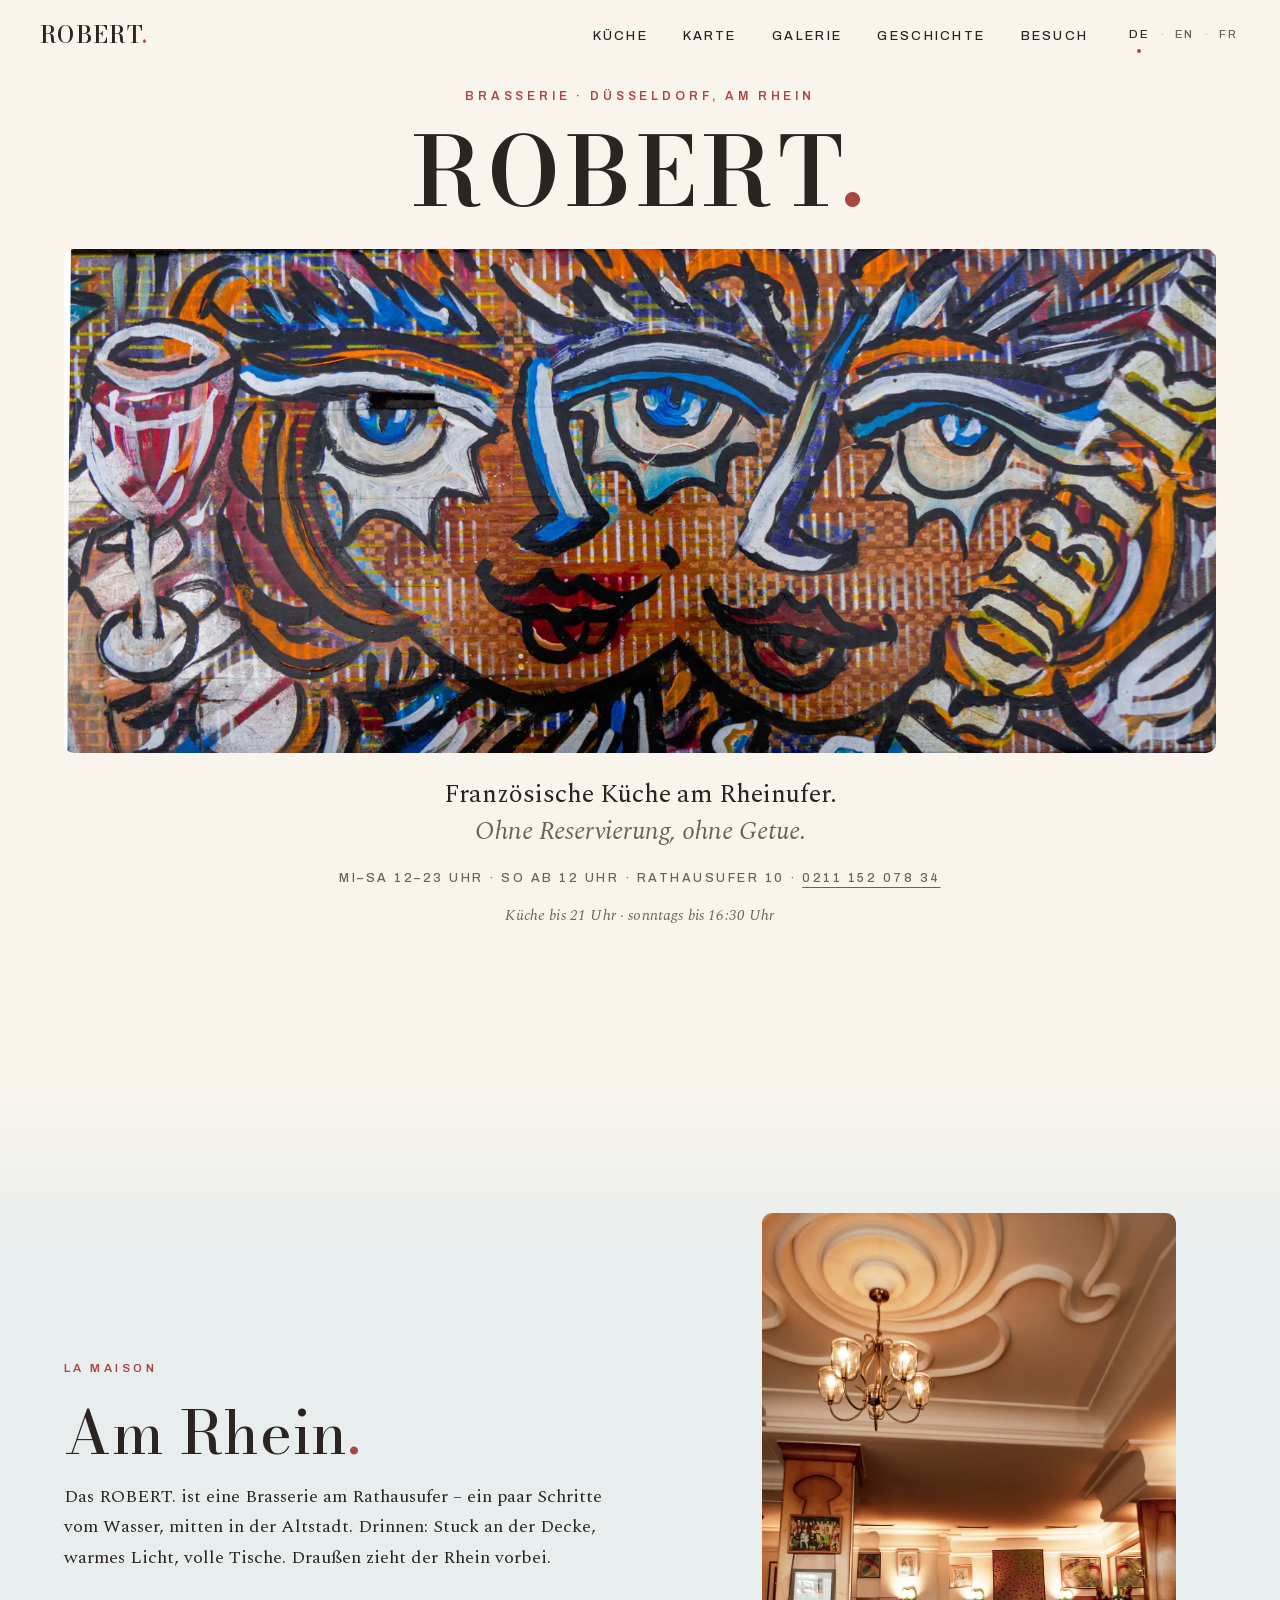
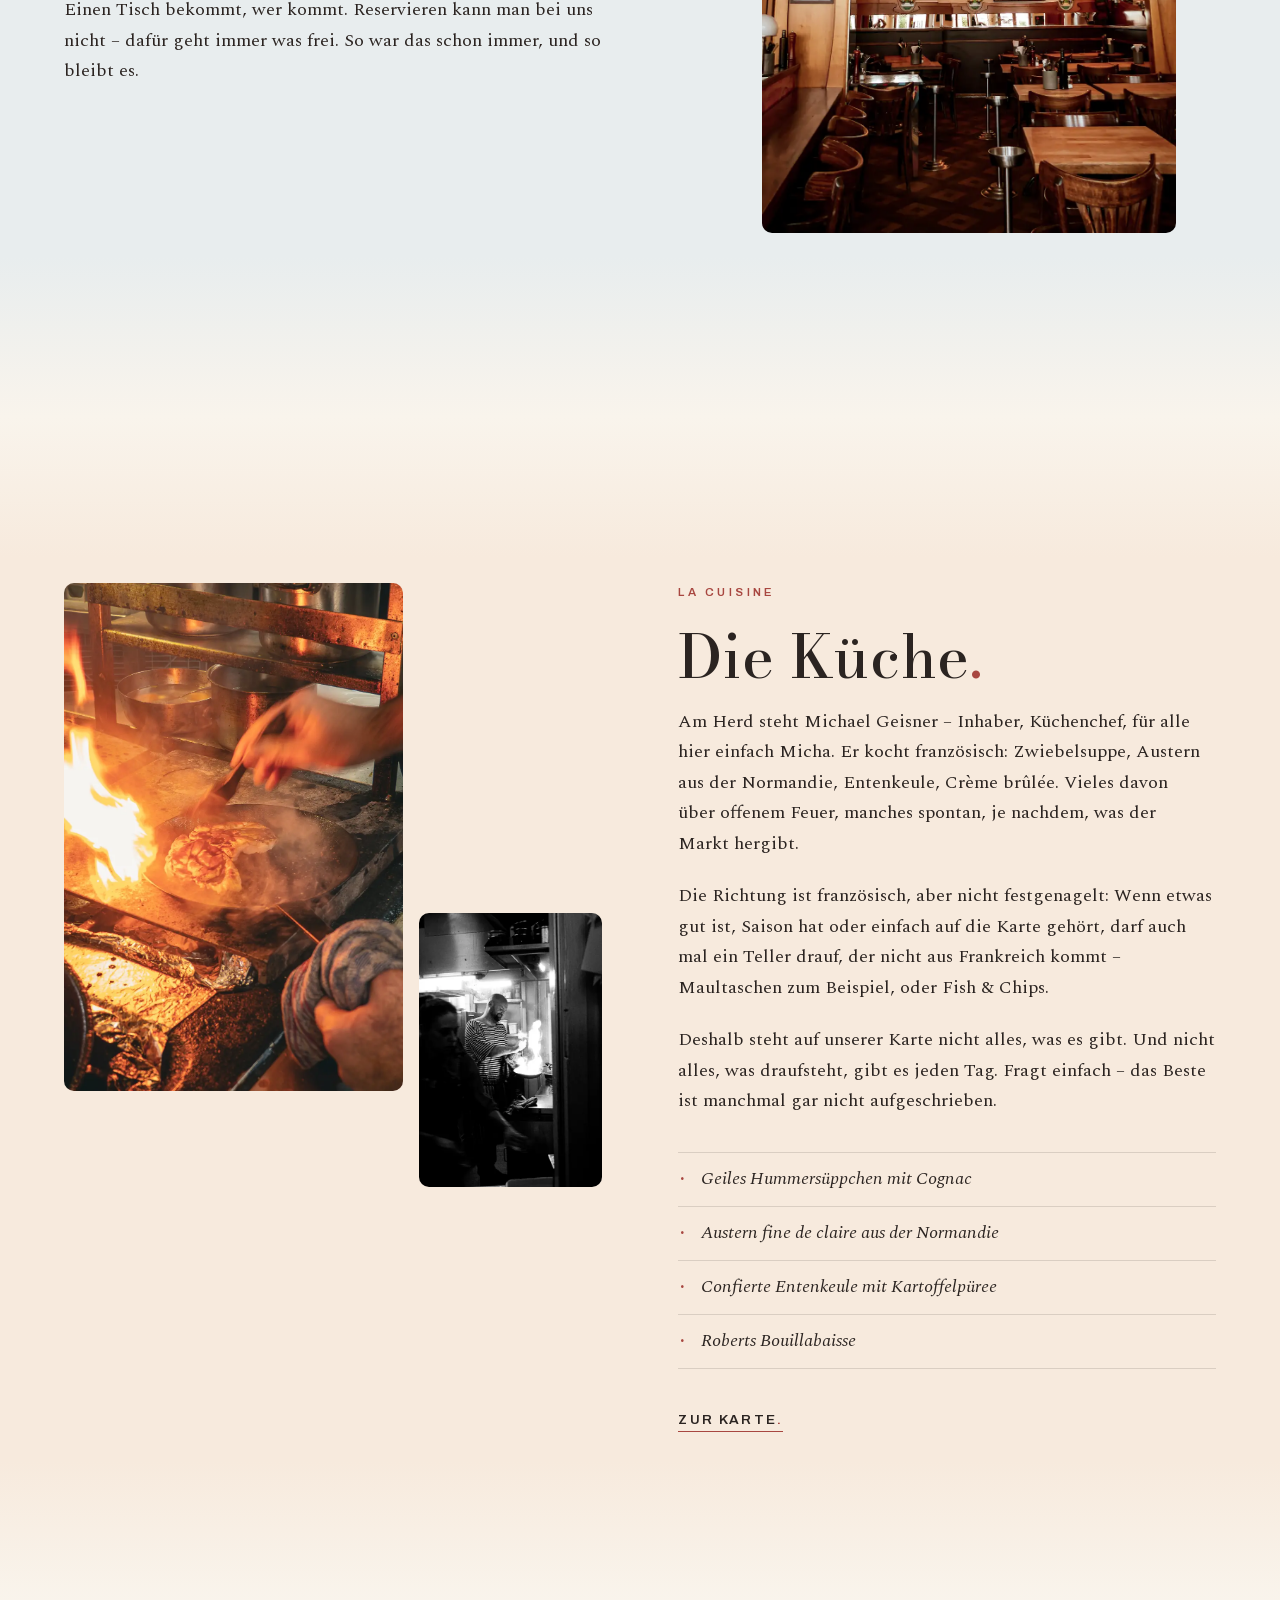
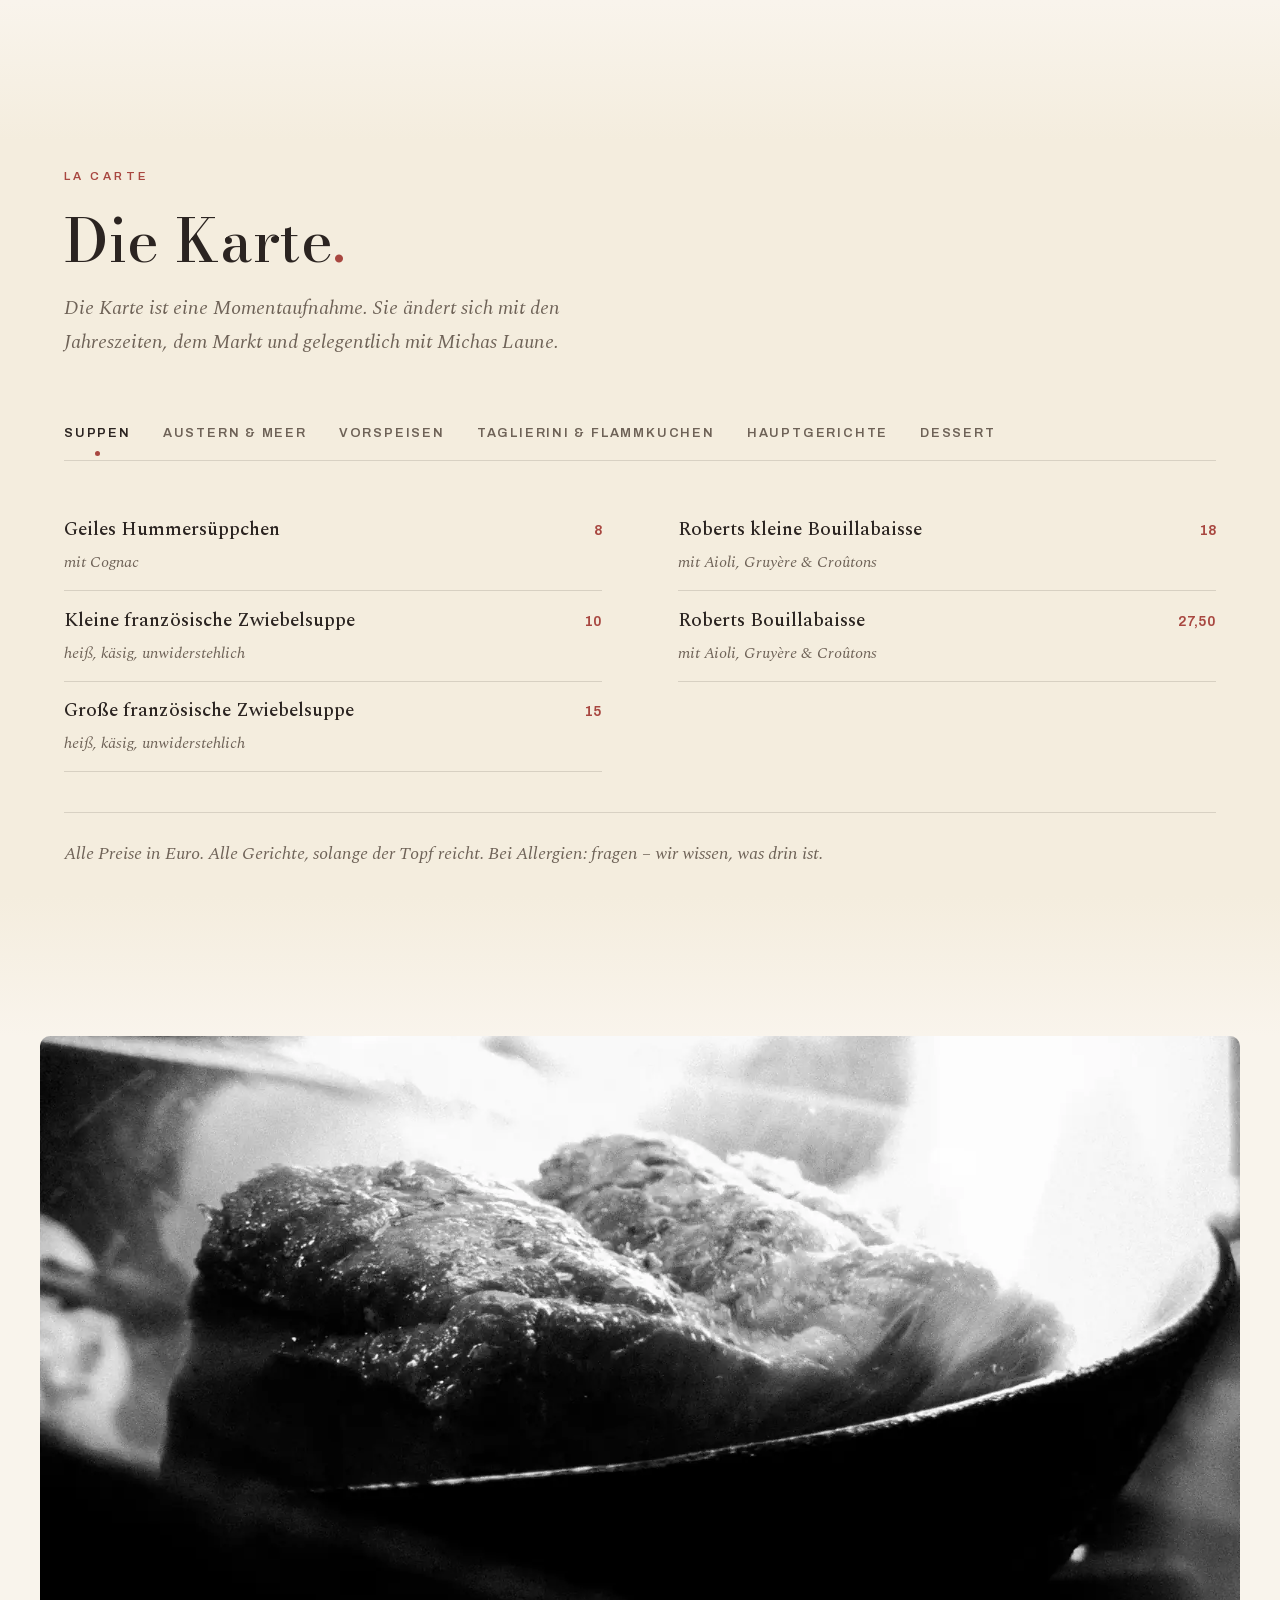
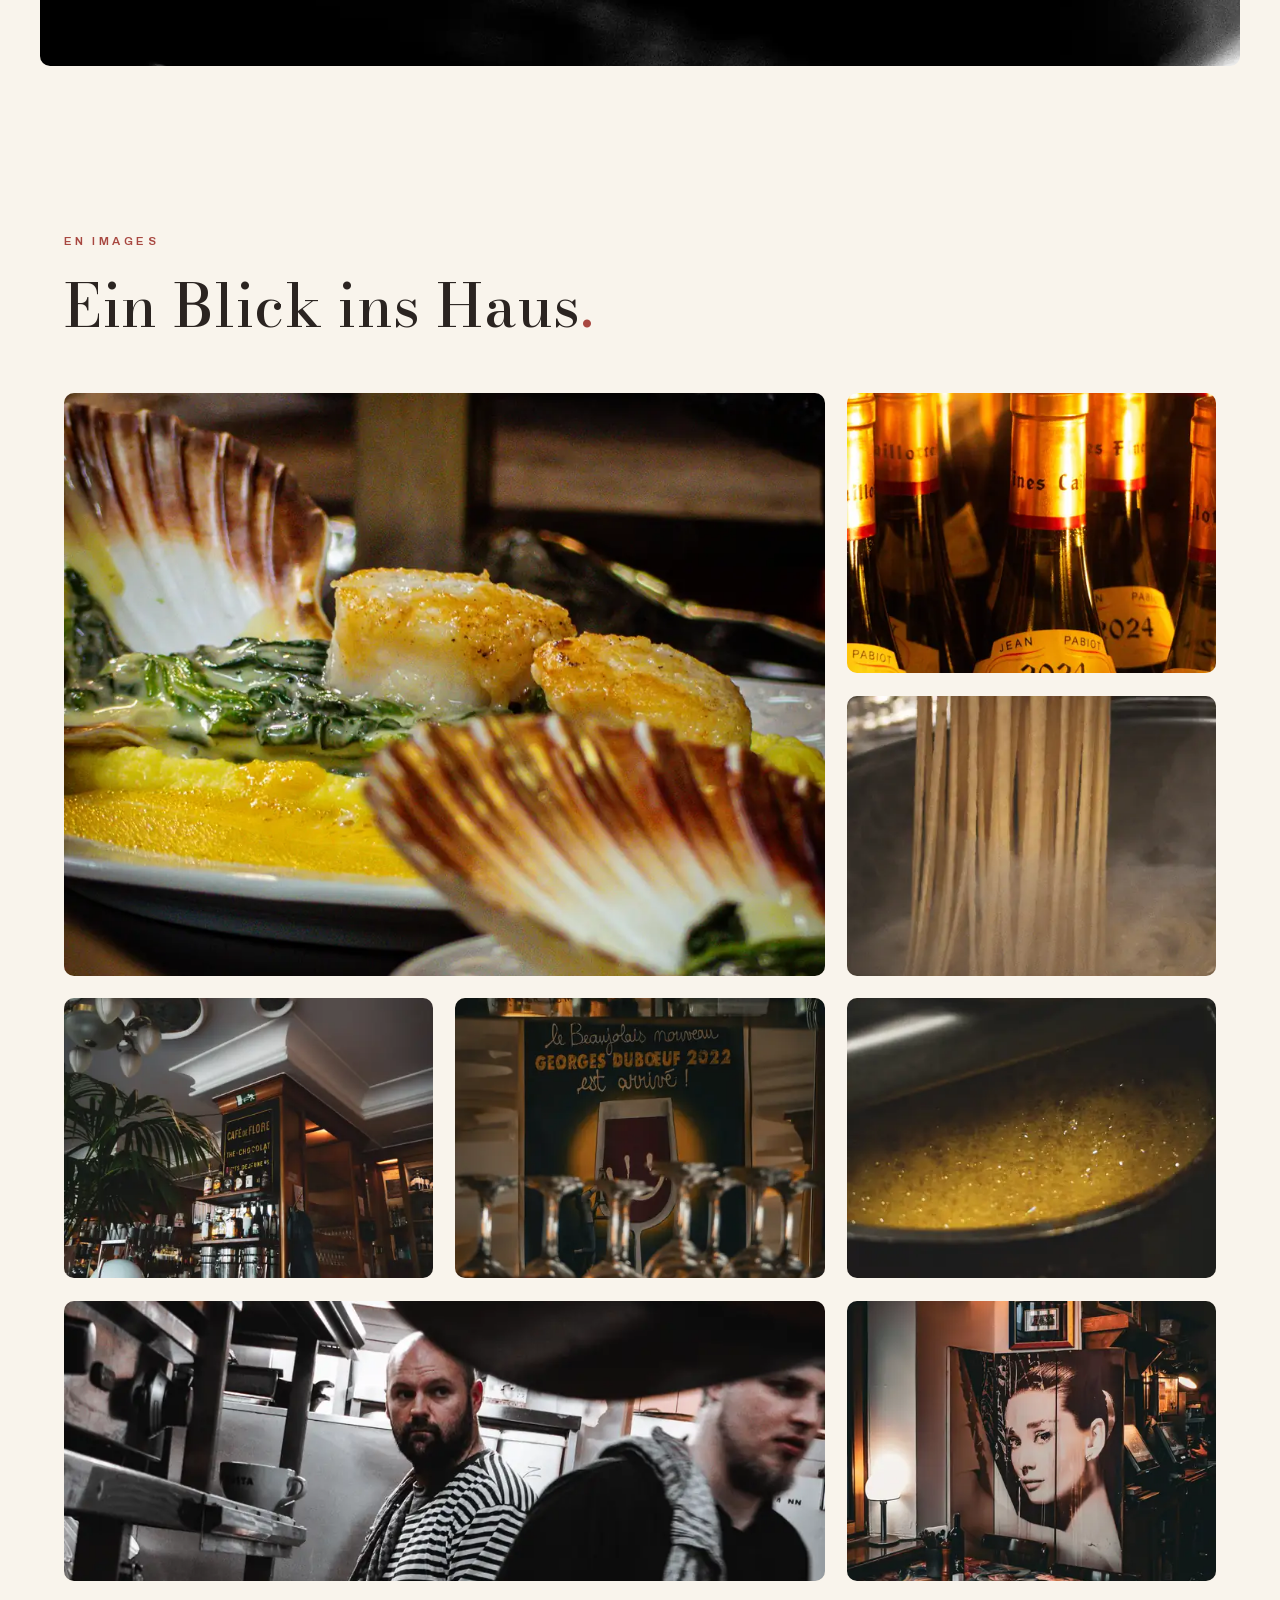
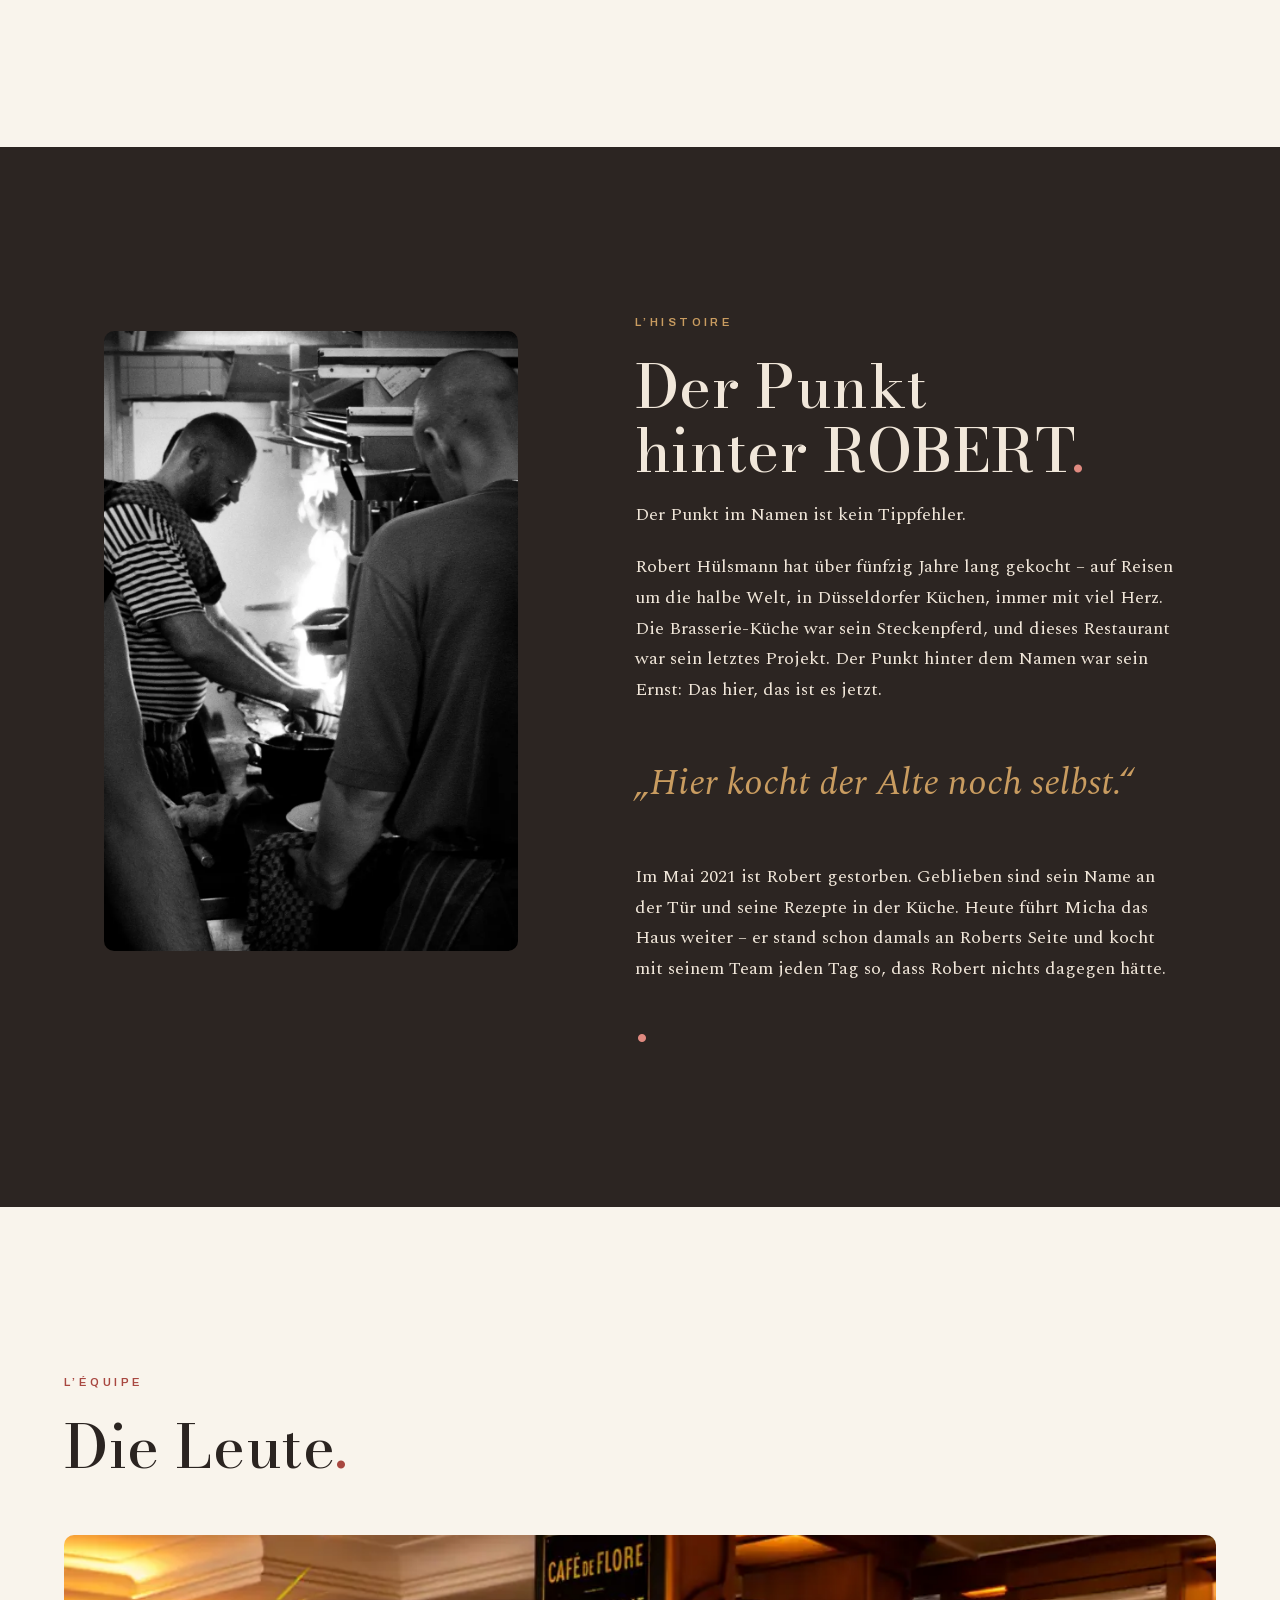
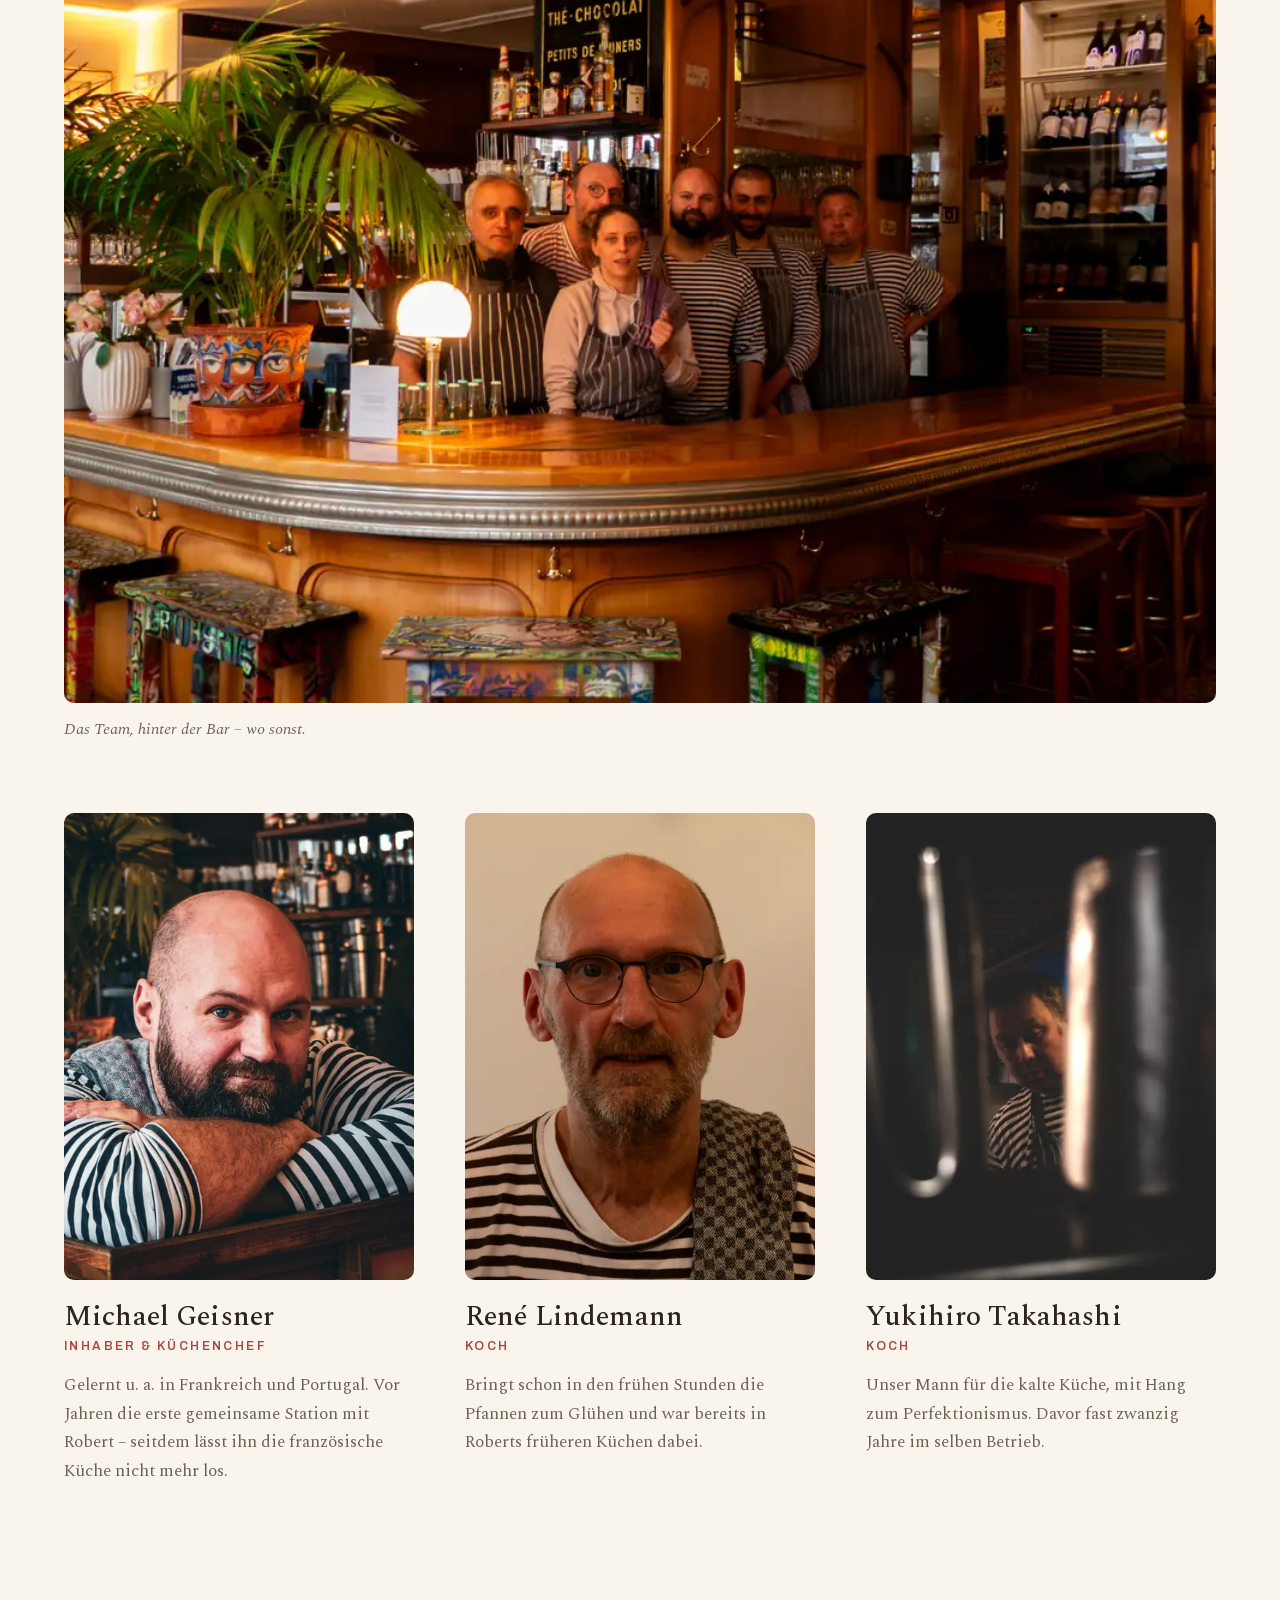
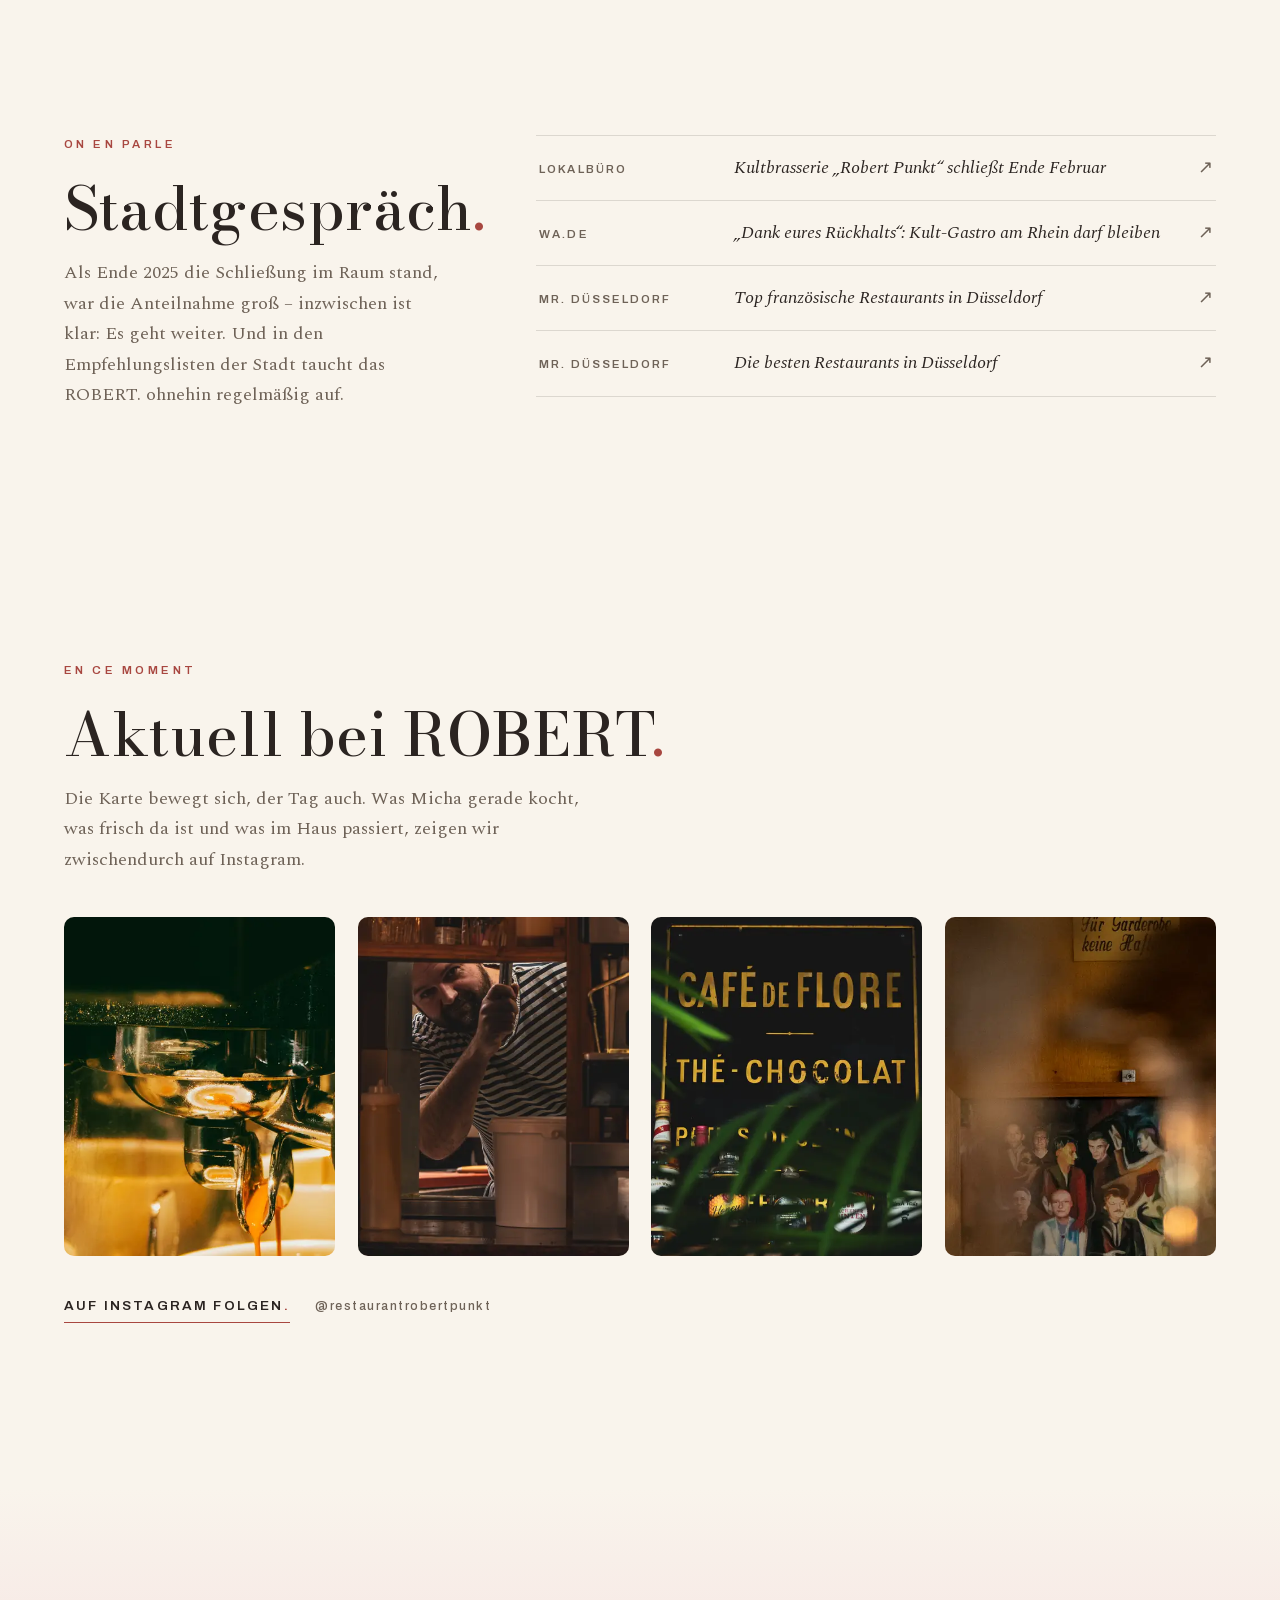
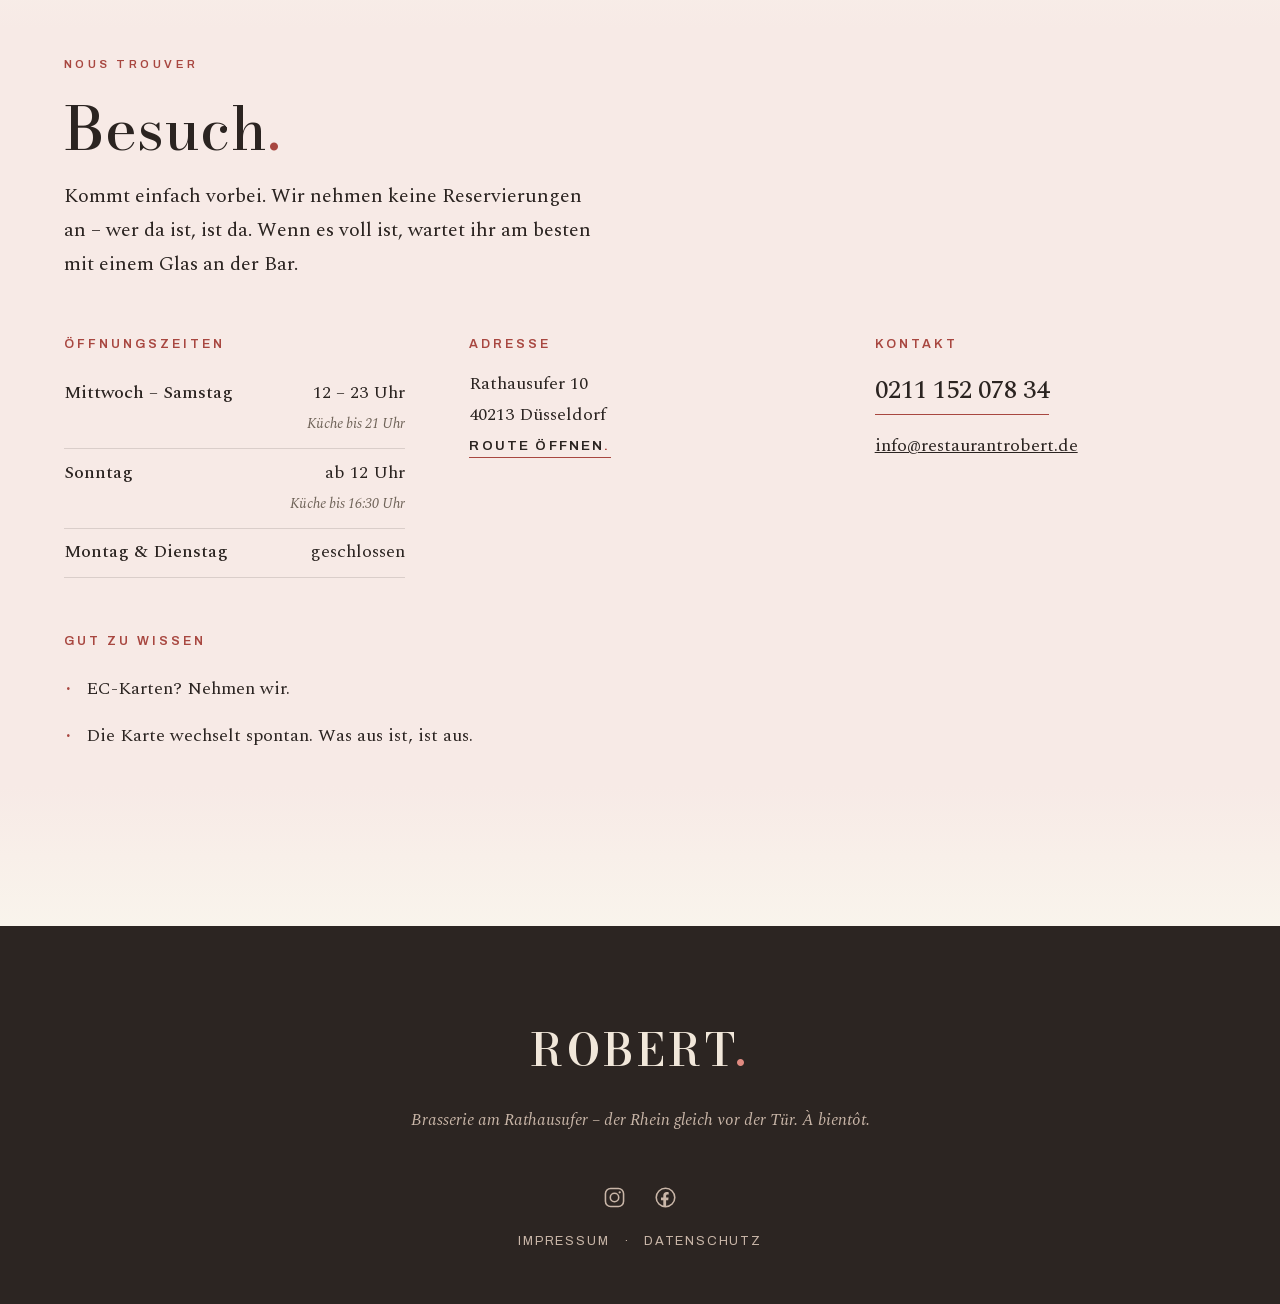
<file: index.html>
<!DOCTYPE html>
<html lang="de" class="no-js">
<head>
  <meta charset="UTF-8">
  <meta name="viewport" content="width=device-width, initial-scale=1">
  <title>ROBERT. – Französische Brasserie am Rheinufer, Düsseldorf</title>
  <meta name="description" content="Das ROBERT. ist eine französische Brasserie am Rathausufer in der Düsseldorfer Altstadt. Zwiebelsuppe, Austern, Entenkeule – ohne Reservierung, ohne Getue. Mi–Sa 12–23 Uhr, So ab 12 Uhr.">
  <link rel="canonical" href="https://restaurantrobert.de/">
  <link rel="alternate" hreflang="de" href="https://restaurantrobert.de/">
  <link rel="alternate" hreflang="en" href="https://restaurantrobert.de/en.html">
  <link rel="alternate" hreflang="fr" href="https://restaurantrobert.de/fr.html">
  <link rel="alternate" hreflang="x-default" href="https://restaurantrobert.de/">
  <meta property="og:type" content="restaurant">
  <meta property="og:title" content="ROBERT. – Französische Brasserie am Rheinufer">
  <meta property="og:description" content="Französische Küche am Rathausufer in Düsseldorf. Ohne Reservierung, ohne Getue.">
  <!-- og:url/og:image zeigen auf die aktuell erreichbare Adresse, damit geteilte
       Links eine Vorschau haben. Beim Umzug auf restaurantrobert.de beide umstellen! -->
  <meta property="og:url" content="https://domekuester.github.io/restaurant-robert-redesign/">
  <meta property="og:image" content="https://domekuester.github.io/restaurant-robert-redesign/assets/photos/optimized/tisch-bemalt-1600.jpg">
  <meta property="og:image:width" content="1600">
  <meta property="og:image:height" content="700">
  <meta property="og:image:alt" content="Der bemalte Tisch des ROBERT. mit Gesichtern, Weinglas und Schriftzug">
  <meta property="og:locale" content="de_DE">
  <meta property="og:locale:alternate" content="en_GB">
  <meta property="og:locale:alternate" content="fr_FR">
  <meta name="twitter:card" content="summary_large_image">
  <meta name="twitter:title" content="ROBERT. – Französische Brasserie am Rheinufer">
  <meta name="twitter:description" content="Französische Küche am Rathausufer in Düsseldorf. Ohne Reservierung, ohne Getue.">
  <meta name="twitter:image" content="https://domekuester.github.io/restaurant-robert-redesign/assets/photos/optimized/tisch-bemalt-1600.jpg">
  <meta name="twitter:image:alt" content="Der bemalte Tisch des ROBERT. mit Gesichtern, Weinglas und Schriftzug">
  <meta name="theme-color" content="#F9F4EC">
  <link rel="apple-touch-icon" href="assets/apple-touch-icon.png">
  <link rel="icon" href="data:image/svg+xml,%3Csvg xmlns='http://www.w3.org/2000/svg' viewBox='0 0 64 64'%3E%3Crect width='64' height='64' fill='%232C2522'/%3E%3Ctext x='32' y='44' font-family='Georgia,serif' font-size='36' fill='%23F1E8DA' text-anchor='middle'%3ER%3C/text%3E%3Ccircle cx='50' cy='42' r='4' fill='%23E08A80'/%3E%3C/svg%3E">
  <link rel="preload" href="assets/fonts/Spectral-400.woff2" as="font" type="font/woff2" crossorigin>
  <link rel="preload" href="assets/fonts/BodoniModa-600.woff2" as="font" type="font/woff2" crossorigin>
  <link rel="preload" href="assets/fonts/Archivo-400.woff2" as="font" type="font/woff2" crossorigin>
  <link rel="stylesheet" href="css/styles.css">
  <script type="application/ld+json">
  {
    "@context": "https://schema.org",
    "@type": "Restaurant",
    "name": "Restaurant ROBERT.",
    "servesCuisine": "Französisch",
    "acceptsReservations": false,
    "priceRange": "€€",
    "telephone": "+4921115207834",
    "email": "info@restaurantrobert.de",
    "url": "https://restaurantrobert.de/",
    "image": "https://restaurantrobert.de/assets/photos/optimized/tisch-bemalt-1600.jpg",
    "sameAs": [
      "https://www.instagram.com/restaurantrobertpunkt",
      "https://www.facebook.com/RestaurantRobertPunkt"
    ],
    "address": {
      "@type": "PostalAddress",
      "streetAddress": "Rathausufer 10",
      "postalCode": "40213",
      "addressLocality": "Düsseldorf",
      "addressCountry": "DE"
    },
    "geo": { "@type": "GeoCoordinates", "latitude": 51.2244, "longitude": 6.7717 },
    "openingHoursSpecification": [
      { "@type": "OpeningHoursSpecification", "dayOfWeek": ["Wednesday","Thursday","Friday","Saturday"], "opens": "12:00", "closes": "23:00" }
    ],
    "paymentAccepted": "Cash, EC-Karte"
  }
  </script>
</head>
<body>

<a class="skip-link" href="#inhalt">Zum Inhalt springen</a>

<div class="nav-schale" data-menue-label="Menü">
<header class="kopf" id="kopf">
  <a class="kopf-marke" href="#top" aria-label="ROBERT. – zum Seitenanfang">ROBERT<span class="punkt">.</span></a>
  <div class="kopf-rechts">
    <nav class="kopf-nav" aria-label="Hauptnavigation">
      <ul>
        <li><a href="#kueche">Küche</a></li>
        <li><a href="#karte">Karte</a></li>
        <li><a href="#galerie">Galerie</a></li>
        <li><a href="#geschichte">Geschichte</a></li>
        <li><a href="#besuch">Besuch</a></li>
      </ul>
    </nav>
    <nav class="sprachen" aria-label="Sprache wählen">
      <a href="index.html" aria-current="page">DE</a><span aria-hidden="true">·</span><a href="en.html" lang="en" hreflang="en">EN</a><span aria-hidden="true">·</span><a href="fr.html" lang="fr" hreflang="fr">FR</a>
    </nav>
    <button class="nav-knopf" aria-expanded="false" aria-controls="nav-overlay">
      <svg class="nav-loeffel" viewBox="0 0 26 18" aria-hidden="true" focusable="false">
        <g class="nav-loeffel-a"><ellipse cx="4.4" cy="3" rx="3.2" ry="1.25"/><line x1="6.4" y1="3" x2="24.4" y2="3"/></g>
        <g class="nav-loeffel-b"><ellipse cx="4.4" cy="9" rx="3.2" ry="1.25"/><line x1="6.4" y1="9" x2="24.4" y2="9"/></g>
        <g class="nav-loeffel-c"><ellipse cx="21.6" cy="15" rx="3.2" ry="1.25"/><line x1="1.6" y1="15" x2="19.6" y2="15"/></g>
      </svg>
      Menü
    </button>
  </div>
</header>

<!-- Mobiles Navigations-Overlay -->
<div class="nav-overlay" id="nav-overlay" hidden>
  <nav aria-label="Hauptnavigation mobil">
    <ul>
      <li><a href="#kueche">Küche</a></li>
      <li><a href="#karte">Karte</a></li>
      <li><a href="#galerie">Galerie</a></li>
      <li><a href="#geschichte">Geschichte</a></li>
      <li><a href="#besuch">Besuch</a></li>
    </ul>
  </nav>
  <nav class="sprachen sprachen--overlay" aria-label="Sprache wählen">
    <a href="index.html" aria-current="page">DE</a><span aria-hidden="true">·</span><a href="en.html" lang="en" hreflang="en">EN</a><span aria-hidden="true">·</span><a href="fr.html" lang="fr" hreflang="fr">FR</a>
  </nav>
  <div class="nav-overlay-info">
    <p><a href="tel:+4921115207834">0211&nbsp;152&nbsp;078&nbsp;34</a></p>
    <p>Mittwoch bis Samstag 12–23 Uhr · Sonntag ab 12 Uhr<br><span class="service-fein">Küche bis 21&nbsp;Uhr · sonntags bis 16:30&nbsp;Uhr</span><br>Rathausufer 10, Düsseldorf</p>
  </div>
</div>
</div>

<main id="inhalt">

  <!-- ===================== HERO: Masthead wie ein Titelblatt ===================== -->
  <section class="hero" id="top" aria-label="ROBERT. – Brasserie am Rheinufer">
    <p class="hero-eyebrow">Brasserie · Düsseldorf, am Rhein</p>
    <h1 class="hero-marke">ROBERT<span class="punkt">.</span></h1>
    <div class="hero-bild">
      <picture>
      <source type="image/webp"
              srcset="assets/photos/optimized/tisch-bemalt-480.webp 480w,
                      assets/photos/optimized/tisch-bemalt-960.webp 960w,
                      assets/photos/optimized/tisch-bemalt-1600.webp 1600w,
                      assets/photos/optimized/tisch-bemalt-2200.webp 2200w"
              sizes="(max-width: 56rem) max(100vw, clamp(641px, 91.46vh, 961px)), (min-width: 76rem) 1152px, 100vw">
      <img
        src="assets/photos/optimized/tisch-bemalt-960.jpg"
        srcset="assets/photos/optimized/tisch-bemalt-480.jpg 480w,
                assets/photos/optimized/tisch-bemalt-960.jpg 960w,
                assets/photos/optimized/tisch-bemalt-1600.jpg 1600w,
                assets/photos/optimized/tisch-bemalt-2200.jpg 2200w"
        sizes="(max-width: 56rem) max(100vw, clamp(641px, 91.46vh, 961px)), (min-width: 76rem) 1152px, 100vw"
        width="3967" height="1735"
        alt="Ein bemalter Tisch des ROBERT. von oben: bunte Gesichter, ein Weinglas und der gemalte Schriftzug ROBERT"
        fetchpriority="high">
      </picture>
    </div>
    <p class="hero-satz">Französische Küche am Rheinufer. <em>Ohne Reservierung, ohne Getue.</em></p>
    <p class="hero-info">
      <span class="hero-info-zeile">Mi–Sa 12–23&nbsp;Uhr&nbsp;·&nbsp;So ab 12&nbsp;Uhr</span><span class="hero-info-trenner" aria-hidden="true">&nbsp;·&nbsp;</span><span class="hero-info-zeile">Rathausufer&nbsp;10&nbsp;·&nbsp;<a href="tel:+4921115207834">0211&nbsp;152&nbsp;078&nbsp;34</a></span>
      <span class="service-fein">Küche bis 21&nbsp;Uhr · sonntags bis 16:30&nbsp;Uhr</span>
    </p>
  </section>

  <!-- ===================== INTRO / AM RHEIN ===================== -->
  <section class="abschnitt rhein" id="rhein">
    <div class="spalten spalten--text-links">
      <div class="spalten-text" data-reveal>
        <p class="eyebrow">La Maison</p>
        <h2>Am Rhein<span class="punkt">.</span></h2>
        <p>
          Das ROBERT. ist eine Brasserie am Rathausufer – ein paar Schritte vom Wasser,
          mitten in der Altstadt. Drinnen: Stuck an der Decke, warmes Licht, volle Tische.
          Draußen zieht der Rhein vorbei.
        </p>
        <p>
          Einen Tisch bekommt, wer kommt. Reservieren kann man bei uns nicht –
          dafür geht immer was frei. So war das schon immer, und so bleibt es.
        </p>
      </div>
      <figure class="spalten-bild" data-reveal>
        <picture>
        <source type="image/webp"
                srcset="assets/photos/optimized/gastraum-stuck-kronleuchter-480.webp 480w,
                  assets/photos/optimized/gastraum-stuck-kronleuchter-960.webp 960w"
                sizes="(min-width: 900px) 42vw, 100vw">
        <img
          src="assets/photos/optimized/gastraum-stuck-kronleuchter-960.jpg"
          srcset="assets/photos/optimized/gastraum-stuck-kronleuchter-480.jpg 480w,
                  assets/photos/optimized/gastraum-stuck-kronleuchter-960.jpg 960w"
          sizes="(min-width: 900px) 42vw, 100vw"
          width="2579" height="3861" loading="lazy"
          alt="Der Gastraum des ROBERT.: Stuckdecke mit Kronleuchter, dunkle Vertäfelung, gedeckte Holztische im warmen Lampenlicht">
        </picture>
      </figure>
    </div>
  </section>

  <!-- ===================== KÜCHE ===================== -->
  <section class="abschnitt kueche" id="kueche">
    <div class="spalten spalten--bild-links">
      <div class="kueche-bilder" data-reveal>
        <figure class="kueche-bild-gross">
          <picture>
          <source type="image/webp"
                  srcset="assets/photos/optimized/kueche-feuer-480.webp 480w,
                    assets/photos/optimized/kueche-feuer-960.webp 960w"
                  sizes="(min-width: 900px) 40vw, 100vw">
          <img
            src="assets/photos/optimized/kueche-feuer-960.jpg"
            srcset="assets/photos/optimized/kueche-feuer-480.jpg 480w,
                    assets/photos/optimized/kueche-feuer-960.jpg 960w"
            sizes="(min-width: 900px) 40vw, 100vw"
            width="2672" height="4000" loading="lazy"
            alt="Offenes Feuer in der Küche: eine Hand wendet Fleisch in der Pfanne, Flammen schlagen hoch">
          </picture>
        </figure>
        <figure class="kueche-bild-klein">
          <picture>
          <source type="image/webp"
                  srcset="assets/photos/optimized/kueche-flambe-sw-480.webp 480w,
                    assets/photos/optimized/kueche-flambe-sw-960.webp 960w"
                  sizes="(min-width: 900px) 20vw, 45vw">
          <img
            src="assets/photos/optimized/kueche-flambe-sw-480.jpg"
            srcset="assets/photos/optimized/kueche-flambe-sw-480.jpg 480w,
                    assets/photos/optimized/kueche-flambe-sw-960.jpg 960w"
            sizes="(min-width: 900px) 20vw, 45vw"
            width="2672" height="4000" loading="lazy"
            alt="Schwarzweiß: Michael flambiert in der engen Küche, die Flamme schlägt aus der Pfanne">
          </picture>
        </figure>
      </div>
      <div class="spalten-text" data-reveal>
        <p class="eyebrow">La Cuisine</p>
        <h2>Die Küche<span class="punkt">.</span></h2>
        <p>
          Am Herd steht Michael Geisner – Inhaber, Küchenchef, für alle hier
          einfach Micha. Er kocht französisch: Zwiebelsuppe, Austern aus der
          Normandie, Entenkeule, Crème brûlée. Vieles davon über offenem Feuer,
          manches spontan, je nachdem, was der Markt hergibt.
        </p>
        <p>
          Die Richtung ist französisch, aber nicht festgenagelt: Wenn etwas
          gut ist, Saison hat oder einfach auf die Karte gehört, darf auch mal
          ein Teller drauf, der nicht aus Frankreich kommt – Maultaschen zum
          Beispiel, oder Fish &amp; Chips.
        </p>
        <p>
          Deshalb steht auf unserer Karte nicht alles, was es gibt. Und nicht alles,
          was draufsteht, gibt es jeden Tag. Fragt einfach – das Beste ist manchmal
          gar nicht aufgeschrieben.
        </p>
        <ul class="kueche-klassiker">
          <li>Geiles Hummersüppchen mit Cognac</li>
          <li>Austern fine de claire aus der Normandie</li>
          <li>Confierte Entenkeule mit Kartoffelpüree</li>
          <li>Roberts Bouillabaisse</li>
        </ul>
        <a class="textlink" href="#karte">Zur Karte<span class="punkt">.</span></a>
      </div>
    </div>
  </section>

  <!-- ===================== SPEISEKARTE ===================== -->
  <!-- Gerichte und Preise: Stand restaurantrobert.de, Juli 2026 – vor Livegang gegenprüfen. -->
  <section class="abschnitt karte" id="karte">
    <div class="karte-innen">
      <header class="karte-kopf" data-reveal>
        <p class="eyebrow">La Carte</p>
        <h2>Die Karte<span class="punkt">.</span></h2>
        <p class="karte-einleitung">
          Die Karte ist eine Momentaufnahme. Sie ändert sich mit den Jahreszeiten,
          dem Markt und gelegentlich mit Michas Laune.
        </p>
      </header>

      <nav class="karte-tabs" aria-label="Kategorien der Speisekarte">
        <button aria-expanded="true" aria-controls="panel-suppen" data-panel="suppen">Suppen</button>
        <button aria-expanded="false" aria-controls="panel-meer" data-panel="meer">Austern &amp; Meer</button>
        <button aria-expanded="false" aria-controls="panel-vorspeisen" data-panel="vorspeisen">Vorspeisen</button>
        <button aria-expanded="false" aria-controls="panel-taglierini" data-panel="taglierini">Taglierini &amp; Flammkuchen</button>
        <button aria-expanded="false" aria-controls="panel-hauptgerichte" data-panel="hauptgerichte">Hauptgerichte</button>
        <button aria-expanded="false" aria-controls="panel-dessert" data-panel="dessert">Dessert</button>
        <span class="karte-punkt" aria-hidden="true"></span>
      </nav>

      <div class="karte-panels">

        <section class="karte-panel ist-aktiv" id="panel-suppen" aria-label="Suppen">
          <h3 class="karte-panel-titel">Suppen</h3>
          <ul class="karte-liste">
            <li class="gericht">
              <p class="gericht-kopf"><span class="gericht-name">Geiles Hummersüppchen</span><span class="gericht-preis">8</span></p>
              <p class="gericht-info">mit Cognac</p>
            </li>
            <li class="gericht">
              <p class="gericht-kopf"><span class="gericht-name">Kleine französische Zwiebelsuppe</span><span class="gericht-preis">10</span></p>
              <p class="gericht-info">heiß, käsig, unwiderstehlich</p>
            </li>
            <li class="gericht">
              <p class="gericht-kopf"><span class="gericht-name">Große französische Zwiebelsuppe</span><span class="gericht-preis">15</span></p>
              <p class="gericht-info">heiß, käsig, unwiderstehlich</p>
            </li>
            <li class="gericht">
              <p class="gericht-kopf"><span class="gericht-name">Roberts kleine Bouillabaisse</span><span class="gericht-preis">18</span></p>
              <p class="gericht-info">mit Aioli, Gruyère &amp; Croûtons</p>
            </li>
            <li class="gericht">
              <p class="gericht-kopf"><span class="gericht-name">Roberts Bouillabaisse</span><span class="gericht-preis">27,50</span></p>
              <p class="gericht-info">mit Aioli, Gruyère &amp; Croûtons</p>
            </li>
          </ul>
        </section>

        <section class="karte-panel" id="panel-meer" aria-label="Austern und Meeresfrüchte">
          <h3 class="karte-panel-titel">Austern &amp; Meer</h3>
          <ul class="karte-liste">
            <li class="gericht">
              <p class="gericht-kopf"><span class="gericht-name">6 Austern fine de claire</span><span class="gericht-preis">26</span></p>
              <p class="gericht-info">aus der Normandie</p>
            </li>
            <li class="gericht">
              <p class="gericht-kopf"><span class="gericht-name">2 Austern fine de claire</span><span class="gericht-preis">12</span></p>
              <p class="gericht-info">gratiniert à la Rockefeller</p>
            </li>
            <li class="gericht">
              <p class="gericht-kopf"><span class="gericht-name">8 Meeresschnecken „Bulots“</span><span class="gericht-preis">14,50</span></p>
              <p class="gericht-info">mit Aioli und Schwarzbrot</p>
            </li>
            <li class="gericht">
              <p class="gericht-kopf"><span class="gericht-name">Crevettes rose</span><span class="gericht-preis">16,50</span></p>
              <p class="gericht-info">Mayonnaise und kleiner Salat</p>
            </li>
            <li class="gericht">
              <p class="gericht-kopf"><span class="gericht-name">Taschenkrebs aus der Bretagne</span><span class="gericht-preis">20</span></p>
              <p class="gericht-info">hausgemachte Mayonnaise</p>
            </li>
            <li class="gericht">
              <p class="gericht-kopf"><span class="gericht-name">Plateau fruits de mer</span><span class="gericht-preis">34</span></p>
              <p class="gericht-info">3 Austern, Crevettes rose, Bulots und Taschenkrebs</p>
            </li>
            <li class="gericht">
              <p class="gericht-kopf"><span class="gericht-name">Kleiner Topf Miesmuscheln</span><span class="gericht-preis">14</span></p>
              <p class="gericht-info">in Kokos-Curry-Sud mit buntem Wokgemüse</p>
            </li>
            <li class="gericht">
              <p class="gericht-kopf"><span class="gericht-name">Croquetten aus Belgien</span><span class="gericht-preis">17</span></p>
              <p class="gericht-info">mit Oktopus, Gruyère, Salat, Büsumer Krabben und Cocktailsauce</p>
            </li>
            <li class="gericht">
              <p class="gericht-kopf"><span class="gericht-name">Rochensalat</span><span class="gericht-preis">17</span></p>
              <p class="gericht-info">schwups in die Avocado – mit Salat und Kapern</p>
            </li>
            <li class="gericht">
              <p class="gericht-kopf"><span class="gericht-name">Carpaccio von mariniertem Lachs</span><span class="gericht-preis">18,50</span></p>
              <p class="gericht-info">Coquilles St. Jacques, petit Salat und Estragonsauce</p>
            </li>
            <li class="gericht">
              <p class="gericht-kopf"><span class="gericht-name">Gegrillter Oktopus</span><span class="gericht-preis">18,50</span></p>
              <p class="gericht-info">mit erfrischendem Orangen-Fenchel-Salat und Avocado</p>
            </li>
            <li class="gericht">
              <p class="gericht-kopf"><span class="gericht-name">Tuna-Tataki mit Sesam</span><span class="gericht-preis">19</span></p>
              <p class="gericht-info">Topinambur-Möhrensalat und Teriyaki-Sauce</p>
            </li>
          </ul>
        </section>

        <section class="karte-panel" id="panel-vorspeisen" aria-label="Vorspeisen und Salate">
          <h3 class="karte-panel-titel">Vorspeisen &amp; Salate</h3>
          <ul class="karte-liste">
            <li class="gericht">
              <p class="gericht-kopf"><span class="gericht-name">Vitello tonnato</span><span class="gericht-preis">17</span></p>
              <p class="gericht-info">dünn geschnittenes Kalbfleisch mit Thunfischsauce und Kapern</p>
            </li>
            <li class="gericht">
              <p class="gericht-kopf"><span class="gericht-name">Ziegenkäse gratiniert</span><span class="gericht-preis">14,50</span></p>
              <p class="gericht-info">Ahornsirup, Graupensalat, Kurkuma-Vinaigrette</p>
            </li>
            <li class="gericht">
              <p class="gericht-kopf"><span class="gericht-name">Steak american vom Kalb</span><span class="gericht-preis">16,50</span></p>
              <p class="gericht-info">roh angemacht wie in Belgien, mit Fritten und Cornichons</p>
            </li>
            <li class="gericht">
              <p class="gericht-kopf"><span class="gericht-name">Salat Landaise</span><span class="gericht-preis">28</span></p>
              <p class="gericht-info">Entenbrust, Entenmägen, Confit, Speck</p>
            </li>
            <li class="gericht">
              <p class="gericht-kopf"><span class="gericht-name">Lauwarme Wildlachsterrine (Label Rouge)</span><span class="gericht-preis">19</span></p>
              <p class="gericht-info">mit Preiselbeer-Meerrettich und Frisée</p>
            </li>
            <li class="gericht">
              <p class="gericht-kopf"><span class="gericht-name">Kalbskopfterrine „Tête de veau“</span><span class="gericht-preis">15</span></p>
              <p class="gericht-info">lauwarm serviert, Kapern und Sauce Gribiche</p>
            </li>
            <li class="gericht">
              <p class="gericht-kopf"><span class="gericht-name">Kalbsleberpastete, mit Liebe gemacht</span><span class="gericht-preis">14</span></p>
              <p class="gericht-info">Walnüsse, Cornichons, Salat mit Speck</p>
            </li>
            <li class="gericht">
              <p class="gericht-kopf"><span class="gericht-name">Kalbsbries-Nüsschen, leicht gebraten</span><span class="gericht-preis">18</span></p>
              <p class="gericht-info">Salat mit Walnuss und kräftiger Essigsauce</p>
            </li>
            <li class="gericht">
              <p class="gericht-kopf"><span class="gericht-name">Gratinierter Ochsenmarkknochen</span><span class="gericht-preis">17</span></p>
              <p class="gericht-info">mit Waldpilzen und kräftiger Jus</p>
            </li>
            <li class="gericht">
              <p class="gericht-kopf"><span class="gericht-name">Confierte Entenmägen</span><span class="gericht-preis">15,50</span></p>
              <p class="gericht-info">mit Belugalinsen, gemischtem Salat &amp; Speck</p>
            </li>
            <li class="gericht">
              <p class="gericht-kopf"><span class="gericht-name">Wirsing gratiniert</span><span class="gericht-preis">16</span></p>
              <p class="gericht-info">mit cremigen Waldpilzen, Selleriestroh, Parmesan und Trüffel</p>
            </li>
          </ul>
        </section>

        <section class="karte-panel" id="panel-taglierini" aria-label="Taglierini und Flammkuchen">
          <h3 class="karte-panel-titel">Taglierini &amp; Flammkuchen</h3>
          <ul class="karte-liste">
            <li class="gericht">
              <p class="gericht-kopf"><span class="gericht-name">Bergkäse-Safran-Knöpfli „Alpinstyle“</span><span class="gericht-preis">18,50</span></p>
              <p class="gericht-info">handgemacht, mit Schmorzwiebeln und Salat</p>
            </li>
            <li class="gericht">
              <p class="gericht-kopf"><span class="gericht-name">Taglierini, Vongole &amp; Moules</span><span class="gericht-preis">28</span></p>
              <p class="gericht-info">in Sauce Homard, mit Langustino und Rotgarnele</p>
            </li>
            <li class="gericht">
              <p class="gericht-kopf"><span class="gericht-name">Taglierini mit rahmigen Pilzen</span><span class="gericht-preis">18</span></p>
              <p class="gericht-info">und Gemüse</p>
            </li>
            <li class="gericht">
              <p class="gericht-kopf"><span class="gericht-name">Taglierini mit hausgebeiztem Lachs</span><span class="gericht-preis">18</span></p>
              <p class="gericht-info">und Gemüse</p>
            </li>
            <li class="gericht">
              <p class="gericht-kopf"><span class="gericht-name">Flammkuchen mit Ziegenkäse</span><span class="gericht-preis">15</span></p>
              <p class="gericht-info">Zwiebeln und Pflaumen</p>
            </li>
            <li class="gericht">
              <p class="gericht-kopf"><span class="gericht-name">Flammkuchen mit mariniertem Lachs</span><span class="gericht-preis">15</span></p>
              <p class="gericht-info">und Gemüse</p>
            </li>
          </ul>
        </section>

        <section class="karte-panel" id="panel-hauptgerichte" aria-label="Hauptgerichte">
          <h3 class="karte-panel-titel">Hauptgerichte</h3>
          <ul class="karte-liste">
            <li class="gericht">
              <p class="gericht-kopf"><span class="gericht-name">Confierte Entenkeule</span><span class="gericht-preis">36,50</span></p>
              <p class="gericht-info">Kartoffelpüree, Rotkohl, Maronen und Sauce</p>
            </li>
            <li class="gericht">
              <p class="gericht-kopf"><span class="gericht-name">Kalbsleber „Berliner Art“</span><span class="gericht-preis">21</span></p>
              <p class="gericht-info">mit buttrigem Kartoffelpüree, Calvadosäpfeln und Zwiebeln</p>
            </li>
            <li class="gericht">
              <p class="gericht-kopf"><span class="gericht-name">Grünkohl westfälische Art</span><span class="gericht-preis">20</span></p>
              <p class="gericht-info">mit Kartöffelchen, Wurzelgemüse, Mettwurst und Speck</p>
            </li>
            <li class="gericht">
              <p class="gericht-kopf"><span class="gericht-name">Handgemachte Maultaschen</span><span class="gericht-preis">18,50</span></p>
              <p class="gericht-info">in Butter geschwenkt, mit Pilzen und Selleriepüree</p>
            </li>
            <li class="gericht">
              <p class="gericht-kopf"><span class="gericht-name">Drei gebratene Wachtelbrüste</span><span class="gericht-preis">24</span></p>
              <p class="gericht-info">mit Schwarzwurzelgemüse und Kartoffelpü</p>
            </li>
            <li class="gericht">
              <p class="gericht-kopf"><span class="gericht-name">Roberts klassischer Muscheltopf</span><span class="gericht-preis">28</span></p>
              <p class="gericht-info">mit Fischsud, duftendem Wurzelgemüse &amp; Fritten</p>
            </li>
            <li class="gericht">
              <p class="gericht-kopf"><span class="gericht-name">Cordon bleu vom Kalb</span><span class="gericht-preis">36</span></p>
              <p class="gericht-info">mit getrüffeltem Gruyère, Spinat, Gratin &amp; Café de Paris</p>
            </li>
            <li class="gericht">
              <p class="gericht-kopf"><span class="gericht-name">Gepfefferte Lotte</span><span class="gericht-preis">30</span></p>
              <p class="gericht-info">mit buntem Pilzgemüse, Kartoffelpü und Zitronen-Beurre-blanc</p>
            </li>
            <li class="gericht">
              <p class="gericht-kopf"><span class="gericht-name">Gebratener Kabeljau</span><span class="gericht-preis">28</span></p>
              <p class="gericht-info">mit Senf-Spitzkohl und buttrigem Kartoffelpüree</p>
            </li>
            <li class="gericht">
              <p class="gericht-kopf"><span class="gericht-name">Jakobsmuscheln</span><span class="gericht-preis">28</span></p>
              <p class="gericht-info">cremiger Spinat, Kartoffelstampf, Hummersauce</p>
            </li>
            <li class="gericht">
              <p class="gericht-kopf"><span class="gericht-name">Lachs in Kräuterkruste</span><span class="gericht-preis">27,50</span></p>
              <p class="gericht-info">mit Wirsing-Risotto, Gemüse und Zitronen-Beurre-blanc</p>
            </li>
            <li class="gericht">
              <p class="gericht-kopf"><span class="gericht-name">Gebratene Calamari</span><span class="gericht-preis">23</span></p>
              <p class="gericht-info">mit pikantem schwarzem Bohnenpüree und Spinat</p>
            </li>
            <li class="gericht">
              <p class="gericht-kopf"><span class="gericht-name">Fish &amp; Chips vom Rotbarsch</span><span class="gericht-preis">24</span></p>
              <p class="gericht-info">wie in Brighton: Fritten, HP-Sauce, Gurkensalat</p>
            </li>
            <li class="gericht">
              <p class="gericht-kopf"><span class="gericht-name">Zwölf Stunden gegarte Spareribs</span><span class="gericht-preis">21</span></p>
              <p class="gericht-info">sensationell – mit Krautsalat und Fritten</p>
            </li>
            <li class="gericht">
              <p class="gericht-kopf"><span class="gericht-name">Glacierter Schweinebauch</span><span class="gericht-preis">19</span></p>
              <p class="gericht-info">Coquille St. Jacques, Hummerkrabben, schwarzes Bohnenpüree, Salat</p>
            </li>
            <li class="gericht">
              <p class="gericht-kopf"><span class="gericht-name">Kalbsbäckchen à la René</span><span class="gericht-preis">24</span></p>
              <p class="gericht-info">zart in Madeira geschmort, leicht temperierter Kartoffelsalat</p>
            </li>
            <li class="gericht">
              <p class="gericht-kopf"><span class="gericht-name">Kalbstafelspitz</span><span class="gericht-preis">19</span></p>
              <p class="gericht-info">mit seiner Bouillon, Apfelkompott, Püree und Rahmwirsing</p>
            </li>
            <li class="gericht">
              <p class="gericht-kopf"><span class="gericht-name">Original provenzalische Lammkeule</span><span class="gericht-preis">20</span></p>
              <p class="gericht-info">Kräuter, Flageolets, Spinat und Gratin</p>
            </li>
            <li class="gericht">
              <p class="gericht-kopf"><span class="gericht-name">Iberico-Carré mit Cumin</span><span class="gericht-preis">25,50</span></p>
              <p class="gericht-info">Bergkäse-Gratin, Senf-Spitzkohl und Jus</p>
            </li>
            <li class="gericht">
              <p class="gericht-kopf"><span class="gericht-name">Argentinisches Entrecôte</span><span class="gericht-preis">36,50</span></p>
              <p class="gericht-info">mit geröstetem Markknochen, Flageolets, Spinat, Gratin und Jus</p>
            </li>
            <li class="gericht">
              <p class="gericht-kopf"><span class="gericht-name">Gebratene Entenbrust „traditionell“</span><span class="gericht-preis">23</span></p>
              <p class="gericht-info">mit Rotkohlstampf und scharfer Nougatsauce</p>
            </li>
            <li class="gericht">
              <p class="gericht-kopf"><span class="gericht-name">Kikok-Hühnerbrust suprême</span><span class="gericht-preis">18,50</span></p>
              <p class="gericht-info">Ahornsirup, Aprikosen, Aligot – herzhaftes Käse-Kartoffelpü</p>
            </li>
            <li class="gericht">
              <p class="gericht-kopf"><span class="gericht-name">Renés „Rêve“-Currywurst</span><span class="gericht-preis">15</span></p>
              <p class="gericht-info">mit Pommes frites und Gurkensalat</p>
            </li>
          </ul>
        </section>

        <section class="karte-panel" id="panel-dessert" aria-label="Dessert">
          <h3 class="karte-panel-titel">Dessert</h3>
          <ul class="karte-liste">
            <li class="gericht">
              <p class="gericht-kopf"><span class="gericht-name">Französische Apfeltarte</span><span class="gericht-preis">8,50</span></p>
              <p class="gericht-info">mit Vanilleeis und Beeren</p>
            </li>
            <li class="gericht">
              <p class="gericht-kopf"><span class="gericht-name">Mousse au chocolat</span><span class="gericht-preis">6</span></p>
              <p class="gericht-info">mit Karamellsauce</p>
            </li>
            <li class="gericht">
              <p class="gericht-kopf"><span class="gericht-name">Feinster Vanilletopf Frankreichs</span><span class="gericht-preis">7,50</span></p>
              <p class="gericht-info">karamellisiert</p>
            </li>
            <li class="gericht">
              <p class="gericht-kopf"><span class="gericht-name">Himbeertraum</span><span class="gericht-preis">8,50</span></p>
              <p class="gericht-info">mit Vanilleeis &amp; gratinierter Konditorcreme</p>
            </li>
            <li class="gericht">
              <p class="gericht-kopf"><span class="gericht-name">Yukis Tiramisu, lecker schmecker</span><span class="gericht-preis">8,50</span></p>
              <p class="gericht-info">mit Mandarineneis</p>
            </li>
            <li class="gericht">
              <p class="gericht-kopf"><span class="gericht-name">Pampelmuse-Campari-Sorbet</span><span class="gericht-preis">10,50</span></p>
              <p class="gericht-info">gut aufgefüllt mit Crémant</p>
            </li>
            <li class="gericht">
              <p class="gericht-kopf"><span class="gericht-name">Passionsfrucht-Parfait</span><span class="gericht-preis">7,50</span></p>
              <p class="gericht-info">mit Beeren und Erdbeersauce</p>
            </li>
            <li class="gericht">
              <p class="gericht-kopf"><span class="gericht-name">Lauwarmer Schokoladenkuchen</span><span class="gericht-preis">8,50</span></p>
              <p class="gericht-info">mit Vanilleeis und Beeren</p>
            </li>
          </ul>
        </section>

      </div>

      <p class="karte-fussnote">
        Alle Preise in Euro. Alle Gerichte, solange der Topf reicht.
        Bei Allergien: fragen – wir wissen, was drin ist.
      </p>
    </div>
  </section>

  <!-- Vollbreites Zwischenbild: die Küche antwortet auf die Karte -->
  <figure class="zwischenbild">
    <picture>
    <source type="image/webp"
            srcset="assets/photos/optimized/kueche-fleisch-sw-480.webp 480w,
                    assets/photos/optimized/kueche-fleisch-sw-960.webp 960w,
                    assets/photos/optimized/kueche-fleisch-sw-1600.webp 1600w"
            sizes="100vw">
    <img src="assets/photos/optimized/kueche-fleisch-sw-960.jpg"
         srcset="assets/photos/optimized/kueche-fleisch-sw-480.jpg 480w,
                 assets/photos/optimized/kueche-fleisch-sw-960.jpg 960w,
                 assets/photos/optimized/kueche-fleisch-sw-1600.jpg 1600w"
         sizes="100vw"
         width="2672" height="4000" loading="lazy"
         alt="Schwarzweiß, ganz nah: Fleisch in der Pfanne über offenem Feuer, Flammen und Rauch dahinter">
    </picture>
  </figure>

  <!-- ===================== GALERIE ===================== -->
  <section class="abschnitt galerie" id="galerie">
    <header class="abschnitt-kopf" data-reveal>
      <p class="eyebrow">En Images</p>
      <h2>Ein Blick ins Haus<span class="punkt">.</span></h2>
    </header>
    <div class="galerie-raster">
      <figure data-reveal class="galerie-bild g1">
        <button class="galerie-zoom" aria-label="Bild vergrößern: Jakobsmuscheln in der Schale">
          <picture>
          <source type="image/webp"
                  srcset="assets/photos/optimized/teller-jakobsmuscheln-480.webp 480w,
                       assets/photos/optimized/teller-jakobsmuscheln-960.webp 960w,
                          assets/photos/optimized/teller-jakobsmuscheln-1600.webp 1600w"
                  sizes="(min-width: 900px) 63vw, 100vw">
          <img src="assets/photos/optimized/teller-jakobsmuscheln-960.jpg"
               srcset="assets/photos/optimized/teller-jakobsmuscheln-480.jpg 480w,
                       assets/photos/optimized/teller-jakobsmuscheln-960.jpg 960w,
                       assets/photos/optimized/teller-jakobsmuscheln-1600.jpg 1600w"
               sizes="(min-width: 900px) 63vw, 100vw"
               width="3000" height="4000" loading="lazy"
               alt="Gebratene Jakobsmuscheln, in der Schale serviert, mit Spinat und Safransauce">
          </picture>
        </button>
      </figure>
      <figure data-reveal class="galerie-bild g2">
        <button class="galerie-zoom" aria-label="Bild vergrößern: Weinflaschen im Regal">
          <picture>
          <source type="image/webp"
                  srcset="assets/photos/optimized/detail-weinflaschen-480.webp 480w,
                       assets/photos/optimized/detail-weinflaschen-960.webp 960w"
                  sizes="(min-width: 900px) 28vw, 50vw">
          <img src="assets/photos/optimized/detail-weinflaschen-480.jpg"
               srcset="assets/photos/optimized/detail-weinflaschen-480.jpg 480w,
                       assets/photos/optimized/detail-weinflaschen-960.jpg 960w"
               sizes="(min-width: 900px) 28vw, 50vw"
               width="2667" height="4000" loading="lazy"
               alt="Pouilly-Fumé-Flaschen mit goldenen Kapseln, dicht an dicht im warmen Licht">
          </picture>
        </button>
      </figure>
      <figure data-reveal class="galerie-bild g3">
        <button class="galerie-zoom" aria-label="Bild vergrößern: Spätzle aus der Presse">
          <picture>
          <source type="image/webp"
                  srcset="assets/photos/optimized/kueche-spaetzle-480.webp 480w,
                          assets/photos/optimized/kueche-spaetzle-960.webp 960w"
                  sizes="(min-width: 900px) 28vw, 50vw">
          <img src="assets/photos/optimized/kueche-spaetzle-480.jpg"
               srcset="assets/photos/optimized/kueche-spaetzle-480.jpg 480w,
                       assets/photos/optimized/kueche-spaetzle-960.jpg 960w"
               sizes="(min-width: 900px) 28vw, 50vw"
               width="1911" height="2867" loading="lazy"
               alt="Spätzleteig fällt aus der Presse in den dampfenden Topf">
          </picture>
        </button>
      </figure>
      <figure data-reveal class="galerie-bild g4">
        <button class="galerie-zoom" aria-label="Bild vergrößern: die Bar unter der Stuckdecke">
          <picture>
          <source type="image/webp"
                  srcset="assets/photos/optimized/gastraum-bar-480.webp 480w,
                          assets/photos/optimized/gastraum-bar-960.webp 960w"
                  sizes="(min-width: 900px) 28vw, 50vw">
          <img src="assets/photos/optimized/gastraum-bar-480.jpg"
               srcset="assets/photos/optimized/gastraum-bar-480.jpg 480w,
                       assets/photos/optimized/gastraum-bar-960.jpg 960w"
               sizes="(min-width: 900px) 28vw, 50vw"
               width="3000" height="4000" loading="lazy"
               alt="Die Bar unter der geschwungenen Stuckdecke: Kronleuchter, Palme, Flaschenregal und das Schild „Café de Flore“">
          </picture>
        </button>
      </figure>
      <figure data-reveal class="galerie-bild g5">
        <button class="galerie-zoom" aria-label="Bild vergrößern: Beaujolais-Plakat hinter Gläsern">
          <picture>
          <source type="image/webp"
                  srcset="assets/photos/optimized/detail-beaujolais-poster-480.webp 480w,
                          assets/photos/optimized/detail-beaujolais-poster-960.webp 960w"
                  sizes="(min-width: 900px) 28vw, 50vw">
          <img src="assets/photos/optimized/detail-beaujolais-poster-480.jpg"
               srcset="assets/photos/optimized/detail-beaujolais-poster-480.jpg 480w,
                       assets/photos/optimized/detail-beaujolais-poster-960.jpg 960w"
               sizes="(min-width: 900px) 28vw, 50vw"
               width="2672" height="4000" loading="lazy"
               alt="„Le Beaujolais nouveau est arrivé!“ – das Plakat hinter aufgereihten Gläsern im warmen Licht">
          </picture>
        </button>
      </figure>
      <figure data-reveal class="galerie-bild g6">
        <button class="galerie-zoom" aria-label="Bild vergrößern: Sauce im Topf">
          <picture>
          <source type="image/webp"
                  srcset="assets/photos/optimized/kueche-sauce-480.webp 480w,
                          assets/photos/optimized/kueche-sauce-960.webp 960w"
                  sizes="(min-width: 900px) 28vw, 50vw">
          <img src="assets/photos/optimized/kueche-sauce-480.jpg"
               srcset="assets/photos/optimized/kueche-sauce-480.jpg 480w,
                       assets/photos/optimized/kueche-sauce-960.jpg 960w"
               sizes="(min-width: 900px) 28vw, 50vw"
               width="2672" height="4000" loading="lazy"
               alt="Goldene Sauce köchelt im Topf, ganz nah – nur Blasen und warmes Licht">
          </picture>
        </button>
      </figure>
      <figure data-reveal class="galerie-bild g7">
        <button class="galerie-zoom" aria-label="Bild vergrößern: Ecke im Gastraum mit Kugellampe">
          <picture>
          <source type="image/webp"
                  srcset="assets/photos/optimized/gastraum-ecke-lampe-480.webp 480w,
                          assets/photos/optimized/gastraum-ecke-lampe-960.webp 960w"
                  sizes="(min-width: 900px) 28vw, 50vw">
          <img src="assets/photos/optimized/gastraum-ecke-lampe-480.jpg"
               srcset="assets/photos/optimized/gastraum-ecke-lampe-480.jpg 480w,
                       assets/photos/optimized/gastraum-ecke-lampe-960.jpg 960w"
               sizes="(min-width: 900px) 28vw, 50vw"
               width="2605" height="3899" loading="lazy"
               alt="Eine Ecke im Gastraum: Bilder an der Wand, eine kleine Kugellampe, bemalte Tische">
          </picture>
        </button>
      </figure>
      <figure data-reveal class="galerie-bild g8">
        <button class="galerie-zoom" aria-label="Bild vergrößern: zwei Köche im Service">
          <picture>
          <source type="image/webp"
                  srcset="assets/photos/optimized/kueche-koeche-480.webp 480w,
                          assets/photos/optimized/kueche-koeche-960.webp 960w,
                          assets/photos/optimized/kueche-koeche-1600.webp 1600w"
                  sizes="(min-width: 900px) 63vw, 100vw">
          <img src="assets/photos/optimized/kueche-koeche-960.jpg"
               srcset="assets/photos/optimized/kueche-koeche-480.jpg 480w,
                       assets/photos/optimized/kueche-koeche-960.jpg 960w,
                       assets/photos/optimized/kueche-koeche-1600.jpg 1600w"
               sizes="(min-width: 900px) 63vw, 100vw"
               width="2672" height="4000" loading="lazy"
               alt="Zwei Köche mitten im Service – einer blickt über die Schulter zur Kamera">
          </picture>
        </button>
      </figure>
    </div>
  </section>

  <!-- ===================== GESCHICHTE ===================== -->
  <section class="abschnitt geschichte" id="geschichte">
    <div class="spalten spalten--bild-links geschichte-spalten">
      <figure class="spalten-bild" data-reveal>
        <picture>
        <source type="image/webp"
                srcset="assets/photos/optimized/kueche-schwarzweiss-480.webp 480w,
                  assets/photos/optimized/kueche-schwarzweiss-960.webp 960w"
                sizes="(min-width: 900px) 42vw, 100vw">
        <img
          src="assets/photos/optimized/kueche-schwarzweiss-960.jpg"
          srcset="assets/photos/optimized/kueche-schwarzweiss-480.jpg 480w,
                  assets/photos/optimized/kueche-schwarzweiss-960.jpg 960w"
          sizes="(min-width: 900px) 42vw, 100vw"
          width="2672" height="4000" loading="lazy"
          alt="Schwarzweißfoto: zwei Köche am offenen Feuer in der Küche des ROBERT.">
        </picture>
      </figure>
      <div class="spalten-text" data-reveal>
        <p class="eyebrow">L’Histoire</p>
        <h2>Der Punkt hinter ROBERT<span class="punkt">.</span></h2>
        <p>
          Der Punkt im Namen ist kein Tippfehler.
        </p>
        <p>
          Robert Hülsmann hat über fünfzig Jahre lang gekocht – auf Reisen um die
          halbe Welt, in Düsseldorfer Küchen, immer mit viel Herz. Die Brasserie-Küche
          war sein Steckenpferd, und dieses Restaurant war sein letztes Projekt.
          Der Punkt hinter dem Namen war sein Ernst: Das hier, das ist es jetzt.
        </p>
        <blockquote class="geschichte-zitat">
          <p>„Hier kocht der Alte noch selbst.“</p>
        </blockquote>
        <p>
          Im Mai 2021 ist Robert gestorben. Geblieben sind sein Name an der Tür
          und seine Rezepte in der Küche. Heute führt Micha das Haus weiter –
          er stand schon damals an Roberts Seite und kocht mit seinem Team
          jeden Tag so, dass Robert nichts dagegen hätte.
        </p>
        <p class="geschichte-schlusspunkt" aria-hidden="true">.</p>
      </div>
    </div>
  </section>

  <!-- ===================== TEAM ===================== -->
  <section class="abschnitt team" id="team">
    <header class="abschnitt-kopf" data-reveal>
      <p class="eyebrow">L’Équipe</p>
      <h2>Die Leute<span class="punkt">.</span></h2>
    </header>
    <figure class="team-gruppenbild" data-reveal>
      <picture>
      <source type="image/webp"
              srcset="assets/photos/optimized/team-an-der-bar-480.webp 480w,
                assets/photos/optimized/team-an-der-bar-960.webp 960w,
                          assets/photos/optimized/team-an-der-bar-1600.webp 1600w"
              sizes="(min-width: 960px) 896px, 100vw">
      <img
        src="assets/photos/optimized/team-an-der-bar-960.jpg"
        srcset="assets/photos/optimized/team-an-der-bar-480.jpg 480w,
                assets/photos/optimized/team-an-der-bar-960.jpg 960w,
                       assets/photos/optimized/team-an-der-bar-1600.jpg 1600w"
        sizes="(min-width: 960px) 896px, 100vw"
        width="2672" height="4000" loading="lazy"
        alt="Das Team des ROBERT. hinter der geschwungenen Holzbar, über ihnen die Stuckdecke">
      </picture>
      <figcaption>Das Team, hinter der Bar – wo sonst.</figcaption>
    </figure>
    <div class="team-raster">
      <article class="team-person" data-reveal>
        <figure class="team-foto">
          <picture>
          <source type="image/webp"
                  srcset="assets/photos/optimized/team-michael-geisner-480.webp 480w,
                       assets/photos/optimized/team-michael-geisner-960.webp 960w"
                  sizes="(min-width: 900px) 22vw, 100vw">
          <img src="assets/photos/optimized/team-michael-geisner-480.jpg"
               srcset="assets/photos/optimized/team-michael-geisner-480.jpg 480w,
                       assets/photos/optimized/team-michael-geisner-960.jpg 960w"
               sizes="(min-width: 900px) 22vw, 100vw"
               width="2672" height="4000" loading="lazy"
               alt="Michael Geisner lehnt an der Bar, Ringelshirt, freundlicher Blick">
          </picture>
        </figure>
        <h3>Michael Geisner</h3>
        <p class="team-rolle">Inhaber &amp; Küchenchef</p>
        <p>Gelernt u.&nbsp;a. in Frankreich und Portugal. Vor Jahren die erste
           gemeinsame Station mit Robert – seitdem lässt ihn die französische
           Küche nicht mehr los.</p>
      </article>
      <article class="team-person" data-reveal>
        <figure class="team-foto">
          <picture>
          <source type="image/webp"
                  srcset="assets/photos/optimized/team-rene-lindemann-480.webp 480w,
                       assets/photos/optimized/team-rene-lindemann-960.webp 960w"
                  sizes="(min-width: 900px) 22vw, 100vw">
          <img src="assets/photos/optimized/team-rene-lindemann-480.jpg"
               srcset="assets/photos/optimized/team-rene-lindemann-480.jpg 480w,
                       assets/photos/optimized/team-rene-lindemann-960.jpg 960w"
               sizes="(min-width: 900px) 22vw, 100vw"
               width="2204" height="2939" loading="lazy"
               alt="Porträt von René Lindemann">
          </picture>
        </figure>
        <h3>René Lindemann</h3>
        <p class="team-rolle">Koch</p>
        <p>Bringt schon in den frühen Stunden die Pfannen zum Glühen und war
           bereits in Roberts früheren Küchen dabei.</p>
      </article>
      <article class="team-person" data-reveal>
        <figure class="team-foto">
          <picture>
          <source type="image/webp"
                  srcset="assets/photos/optimized/team-yukihiro-takahashi-480.webp 480w,
                    assets/photos/optimized/team-yukihiro-takahashi-960.webp 960w"
                  sizes="(min-width: 900px) 22vw, 100vw">
          <img src="assets/photos/optimized/team-yukihiro-takahashi-480.jpg"
               srcset="assets/photos/optimized/team-yukihiro-takahashi-480.jpg 480w,
                       assets/photos/optimized/team-yukihiro-takahashi-960.jpg 960w"
               sizes="(min-width: 900px) 22vw, 100vw"
               width="2672" height="4000" loading="lazy"
               alt="Yukihiro Takahashi, konzentriert bei der Arbeit – fotografiert durch das Küchenregal">
          </picture>
        </figure>
        <h3>Yukihiro Takahashi</h3>
        <p class="team-rolle">Koch</p>
        <p>Unser Mann für die kalte Küche, mit Hang zum Perfektionismus.
           Davor fast zwanzig Jahre im selben Betrieb.</p>
      </article>
    </div>
  </section>

  <!-- ===================== PRESSE / STADTGESPRÄCH ===================== -->
  <section class="abschnitt presse" id="presse">
    <div class="presse-innen">
      <header class="abschnitt-kopf" data-reveal>
        <p class="eyebrow">On En Parle</p>
        <h2>Stadtgespräch<span class="punkt">.</span></h2>
        <p class="presse-satz">
          Als Ende 2025 die Schließung im Raum stand, war die Anteilnahme
          groß – inzwischen ist klar: Es geht weiter. Und in den
          Empfehlungslisten der Stadt taucht das ROBERT. ohnehin
          regelmäßig auf.
        </p>
      </header>
      <ul class="presse-liste" data-reveal>
        <li>
          <a href="https://lokalbuero.com/2025/10/22/kultbrasserie-robert-punkt-schliesst-ende-februar/" rel="noopener" target="_blank">
            <span class="presse-quelle">Lokalbüro</span>
            <span class="presse-titel">Kultbrasserie „Robert Punkt“ schließt Ende Februar</span>
            <span class="presse-pfeil" aria-hidden="true">↗</span>
          </a>
        </li>
        <li>
          <a href="https://www.wa.de/nordrhein-westfalen/rhein-muss-schliessen-robert-punkt-duesseldorf-lassen-uns-biegen-aber-niemals-brechen-kult-gastro-zr-94019928.html" rel="noopener" target="_blank">
            <span class="presse-quelle">WA.de</span>
            <span class="presse-titel">„Dank eures Rückhalts“: Kult-Gastro am Rhein darf bleiben</span>
            <span class="presse-pfeil" aria-hidden="true">↗</span>
          </a>
        </li>
        <li>
          <a href="https://www.mrduesseldorf.de/top-franzoesische-restaurants-in-duesseldorf/" rel="noopener" target="_blank">
            <span class="presse-quelle">Mr. Düsseldorf</span>
            <span class="presse-titel">Top französische Restaurants in Düsseldorf</span>
            <span class="presse-pfeil" aria-hidden="true">↗</span>
          </a>
        </li>
        <li>
          <a href="https://www.mrduesseldorf.de/die-besten-restaurants-in-duesseldorf/" rel="noopener" target="_blank">
            <span class="presse-quelle">Mr. Düsseldorf</span>
            <span class="presse-titel">Die besten Restaurants in Düsseldorf</span>
            <span class="presse-pfeil" aria-hidden="true">↗</span>
          </a>
        </li>
      </ul>
    </div>
  </section>

  <!-- ===================== INSTAGRAM ===================== -->
  <!-- Statischer Teaser, bewusst ohne Instagram-Embed: kein Tracking,
       keine Cookies, keine Drittanbieter-Skripte. Die Kacheln sind
       eigene Fotos und verlinken aufs Profil. Spätere automatische
       Aktualisierung: siehe README, „Instagram automatisch aktualisieren". -->
  <section class="abschnitt instagram" id="instagram">
    <div class="instagram-innen">
      <header class="abschnitt-kopf" data-reveal>
        <p class="eyebrow">En Ce Moment</p>
        <h2>Aktuell bei ROBERT<span class="punkt">.</span></h2>
        <p class="instagram-satz">
          Die Karte bewegt sich, der Tag auch. Was Micha gerade kocht,
          was frisch da ist und was im Haus passiert, zeigen wir
          zwischendurch auf Instagram.
        </p>
      </header>
      <ul class="instagram-raster">
        <li data-reveal>
          <a href="https://www.instagram.com/restaurantrobertpunkt" rel="noopener" target="_blank" aria-label="Zum Instagram-Profil von ROBERT. – laufender Espresso (öffnet in neuem Tab)">
            <picture>
            <source type="image/webp"
                    srcset="assets/photos/optimized/detail-espresso-480.webp 480w,
                            assets/photos/optimized/detail-espresso-960.webp 960w"
                    sizes="(min-width: 900px) 24vw, 50vw">
            <img src="assets/photos/optimized/detail-espresso-480.jpg"
                 srcset="assets/photos/optimized/detail-espresso-480.jpg 480w,
                         assets/photos/optimized/detail-espresso-960.jpg 960w"
                 sizes="(min-width: 900px) 24vw, 50vw"
                 width="1924" height="2200" loading="lazy"
                 alt="Espresso läuft aus dem Siebträger in die Tasse, alles im warmen Goldlicht">
            </picture>
          </a>
        </li>
        <li data-reveal>
          <a href="https://www.instagram.com/restaurantrobertpunkt" rel="noopener" target="_blank" aria-label="Zum Instagram-Profil von ROBERT. – Michael an der Durchreiche (öffnet in neuem Tab)">
            <picture>
            <source type="image/webp"
                    srcset="assets/photos/optimized/kueche-durchreiche-480.webp 480w,
                            assets/photos/optimized/kueche-durchreiche-960.webp 960w"
                    sizes="(min-width: 900px) 24vw, 50vw">
            <img src="assets/photos/optimized/kueche-durchreiche-480.jpg"
                 srcset="assets/photos/optimized/kueche-durchreiche-480.jpg 480w,
                         assets/photos/optimized/kueche-durchreiche-960.jpg 960w"
                 sizes="(min-width: 900px) 24vw, 50vw"
                 width="2715" height="3620" loading="lazy"
                 alt="Michael schaut durch die Durchreiche der Küche in den Gastraum">
            </picture>
          </a>
        </li>
        <li data-reveal>
          <a href="https://www.instagram.com/restaurantrobertpunkt" rel="noopener" target="_blank" aria-label="Zum Instagram-Profil von ROBERT. – das Café-de-Flore-Schild an der Bar (öffnet in neuem Tab)">
            <picture>
            <source type="image/webp"
                    srcset="assets/photos/optimized/detail-cafe-de-flore-480.webp 480w,
                            assets/photos/optimized/detail-cafe-de-flore-960.webp 960w"
                    sizes="(min-width: 900px) 24vw, 50vw">
            <img src="assets/photos/optimized/detail-cafe-de-flore-480.jpg"
                 srcset="assets/photos/optimized/detail-cafe-de-flore-480.jpg 480w,
                         assets/photos/optimized/detail-cafe-de-flore-960.jpg 960w"
                 sizes="(min-width: 900px) 24vw, 50vw"
                 width="2662" height="3985" loading="lazy"
                 alt="Das alte Café-de-Flore-Schild hinter Palmwedeln, goldene Schrift auf Schwarz">
            </picture>
          </a>
        </li>
        <li data-reveal>
          <a href="https://www.instagram.com/restaurantrobertpunkt" rel="noopener" target="_blank" aria-label="Zum Instagram-Profil von ROBERT. – das Gemälde im Gastraum (öffnet in neuem Tab)">
            <picture>
            <source type="image/webp"
                    srcset="assets/photos/optimized/detail-gemaelde-480.webp 480w,
                            assets/photos/optimized/detail-gemaelde-960.webp 960w"
                    sizes="(min-width: 900px) 24vw, 50vw">
            <img src="assets/photos/optimized/detail-gemaelde-480.jpg"
                 srcset="assets/photos/optimized/detail-gemaelde-480.jpg 480w,
                         assets/photos/optimized/detail-gemaelde-960.jpg 960w"
                 sizes="(min-width: 900px) 24vw, 50vw"
                 width="1673" height="2306" loading="lazy"
                 alt="Das gerahmte Gemälde an der Holzwand des Gastraums, durch warmes Licht fotografiert">
            </picture>
          </a>
        </li>
      </ul>
      <p class="instagram-fuss" data-reveal>
        <a class="textlink" href="https://www.instagram.com/restaurantrobertpunkt" rel="noopener" target="_blank" aria-label="ROBERT. auf Instagram folgen (öffnet in neuem Tab)">Auf Instagram folgen<span class="punkt">.</span></a>
        <span class="instagram-hinweis">@restaurantrobertpunkt</span>
      </p>
    </div>
  </section>

  <!-- ===================== BESUCH ===================== -->
  <section class="abschnitt besuch" id="besuch">
    <div class="besuch-innen">
      <header class="abschnitt-kopf" data-reveal>
        <p class="eyebrow">Nous Trouver</p>
        <h2>Besuch<span class="punkt">.</span></h2>
        <p class="besuch-einleitung">
          Kommt einfach vorbei. Wir nehmen keine Reservierungen an – wer da ist,
          ist da. Wenn es voll ist, wartet ihr am besten mit einem Glas an der Bar.
        </p>
      </header>
      <div class="besuch-raster" data-reveal>
        <div class="besuch-block">
          <h3>Öffnungszeiten</h3>
          <dl class="zeiten">
            <div><dt>Mittwoch – Samstag</dt><dd>12 – 23 Uhr<br><span class="zeiten-hinweis">Küche bis 21&nbsp;Uhr</span></dd></div>
            <div><dt>Sonntag</dt><dd>ab 12 Uhr<br><span class="zeiten-hinweis">Küche bis 16:30&nbsp;Uhr</span></dd></div>
            <div><dt>Montag &amp; Dienstag</dt><dd>geschlossen</dd></div>
          </dl>
        </div>
        <div class="besuch-block">
          <h3>Adresse</h3>
          <p>
            Rathausufer 10<br>
            40213 Düsseldorf<br>
            <a class="textlink" href="https://www.google.com/maps/search/?api=1&amp;query=Restaurant+ROBERT+Rathausufer+10+40213+D%C3%BCsseldorf" rel="noopener" target="_blank">Route öffnen<span class="punkt">.</span></a>
          </p>
        </div>
        <div class="besuch-block">
          <h3>Kontakt</h3>
          <p>
            <a class="besuch-tel" href="tel:+4921115207834">0211&nbsp;152&nbsp;078&nbsp;34</a><br>
            <a href="mailto:info@restaurantrobert.de">info@restaurantrobert.de</a>
          </p>
        </div>
      </div>
      <div class="besuch-hinweise" data-reveal>
        <h3>Gut zu wissen</h3>
        <ul>
          <li>EC-Karten? Nehmen wir.</li>
          <li>Die Karte wechselt spontan. Was aus ist, ist aus.</li>
        </ul>
      </div>
    </div>
  </section>

</main>

<!-- Mobile Aktionsleiste -->
<nav class="aktionsleiste" id="aktionsleiste" aria-label="Schnellzugriff" hidden>
  <a href="tel:+4921115207834">Anrufen</a>
  <a href="#karte">Zur Karte</a>
</nav>

<!-- Lightbox für die Galerie -->
<dialog class="lightbox" id="lightbox" aria-label="Bildansicht">
  <button class="lightbox-schliessen" aria-label="Schließen">×</button>
  <button class="lightbox-pfeil lightbox-zurueck" aria-label="Vorheriges Bild">‹</button>
  <img alt="">
  <button class="lightbox-pfeil lightbox-vor" aria-label="Nächstes Bild">›</button>
</dialog>

<footer class="fuss">
  <p class="fuss-marke">ROBERT<span class="punkt">.</span></p>
  <p class="fuss-zeile">Brasserie am Rathausufer – der Rhein gleich vor der Tür. À bientôt.</p>
  <p class="fuss-social">
    <a class="social-knopf" href="https://www.instagram.com/restaurantrobertpunkt" rel="noopener" target="_blank" aria-label="ROBERT. auf Instagram (öffnet in neuem Tab)">
      <svg viewBox="0 0 24 24" aria-hidden="true" focusable="false">
        <rect x="3.3" y="3.3" width="17.4" height="17.4" rx="5" fill="none" stroke="currentColor" stroke-width="1.5"/>
        <circle cx="12" cy="12" r="4.05" fill="none" stroke="currentColor" stroke-width="1.5"/>
        <circle cx="17" cy="7" r="1.1" fill="currentColor"/>
      </svg>
    </a>
    <a class="social-knopf" href="https://www.facebook.com/RestaurantRobertPunkt" rel="noopener" target="_blank" aria-label="ROBERT. auf Facebook (öffnet in neuem Tab)">
      <svg viewBox="0 0 24 24" aria-hidden="true" focusable="false">
        <circle cx="12" cy="12" r="8.9" fill="none" stroke="currentColor" stroke-width="1.5"/>
        <path fill="currentColor" transform="translate(12 12) scale(0.72) translate(-12 -12)" d="M15.6 15.5l.53-3.47h-3.33V9.78c0-.95.46-1.87 1.95-1.87h1.51V4.96s-1.37-.23-2.68-.23c-2.73 0-4.52 1.66-4.52 4.66v2.64H6.01v3.47h3.05V24a12.1 12.1 0 0 0 3.74 0v-8.5h2.8z"/>
      </svg>
    </a>
  </p>
  <p class="fuss-rechtliches">
    <a href="impressum.html">Impressum</a>
    <span aria-hidden="true">·</span>
    <a href="datenschutz.html">Datenschutz</a>
  </p>
</footer>

<script src="js/main.js" defer></script>
</body>
</html>
</file>
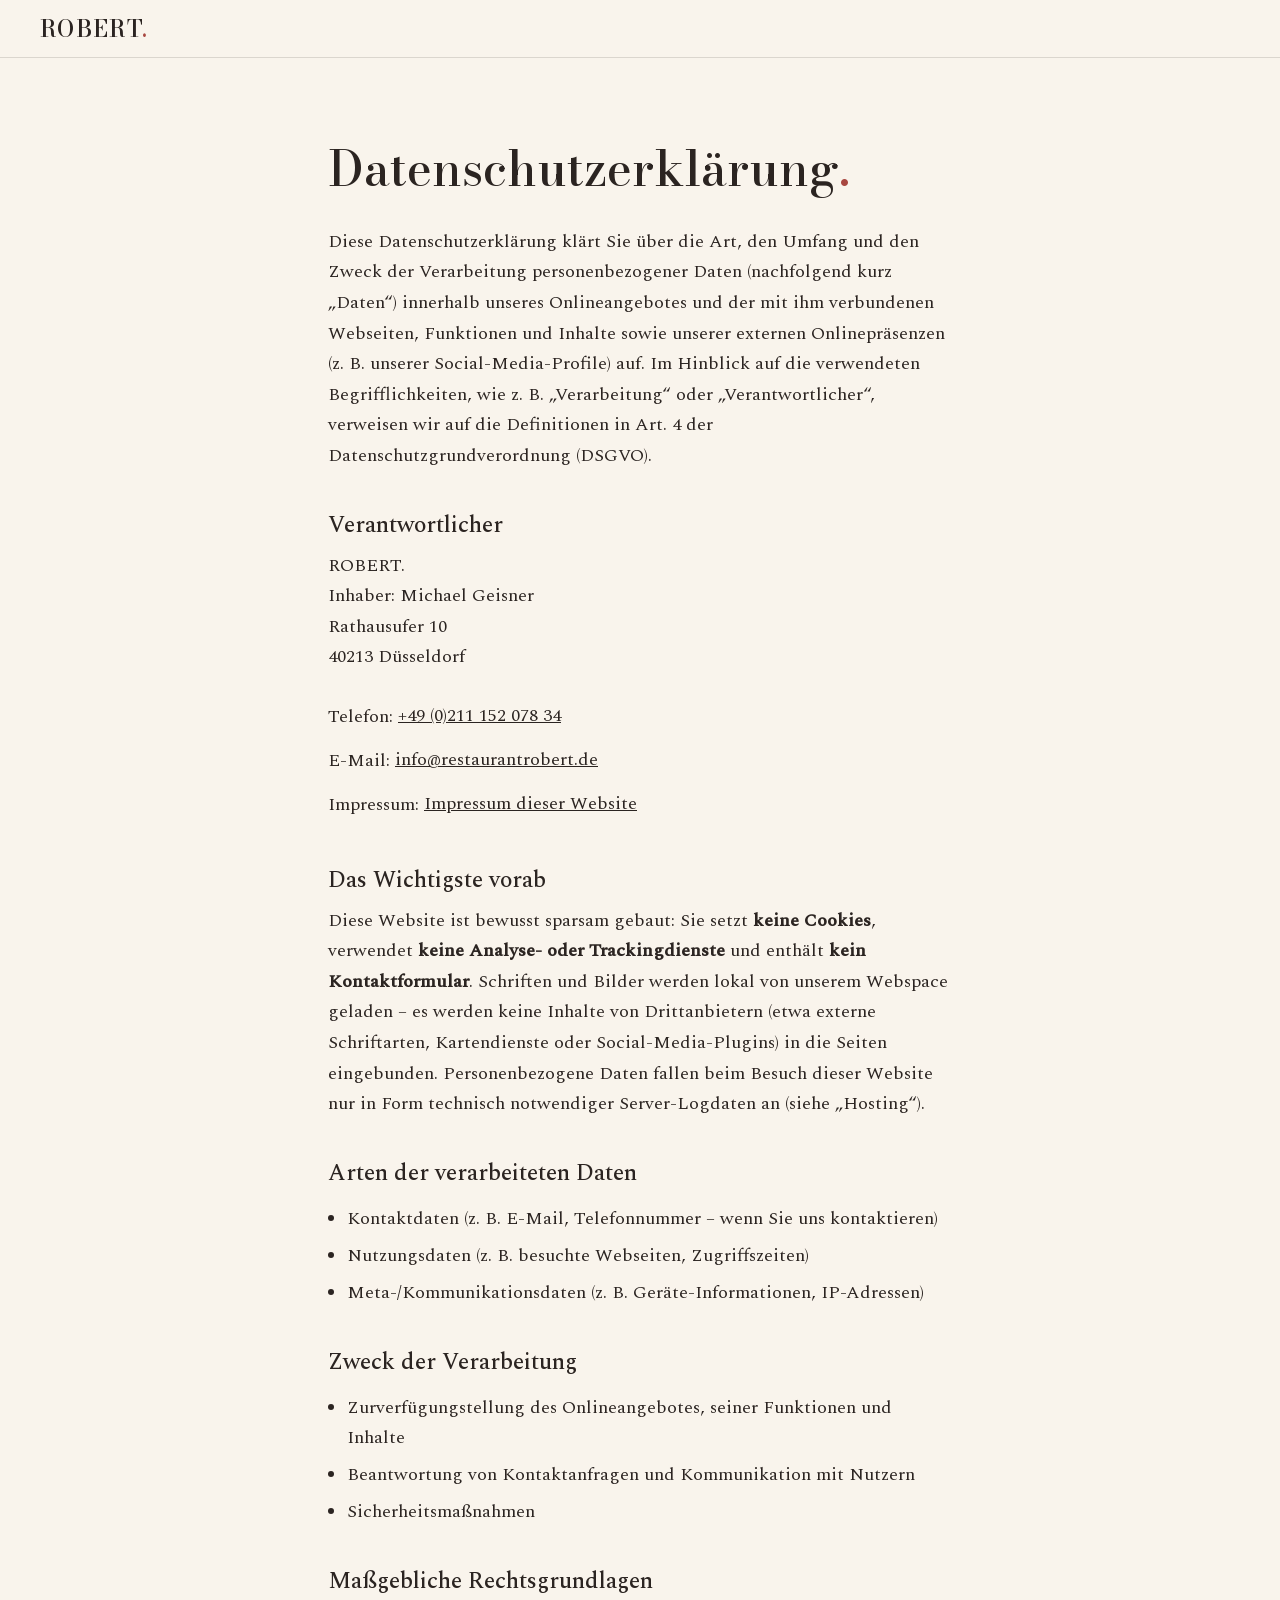
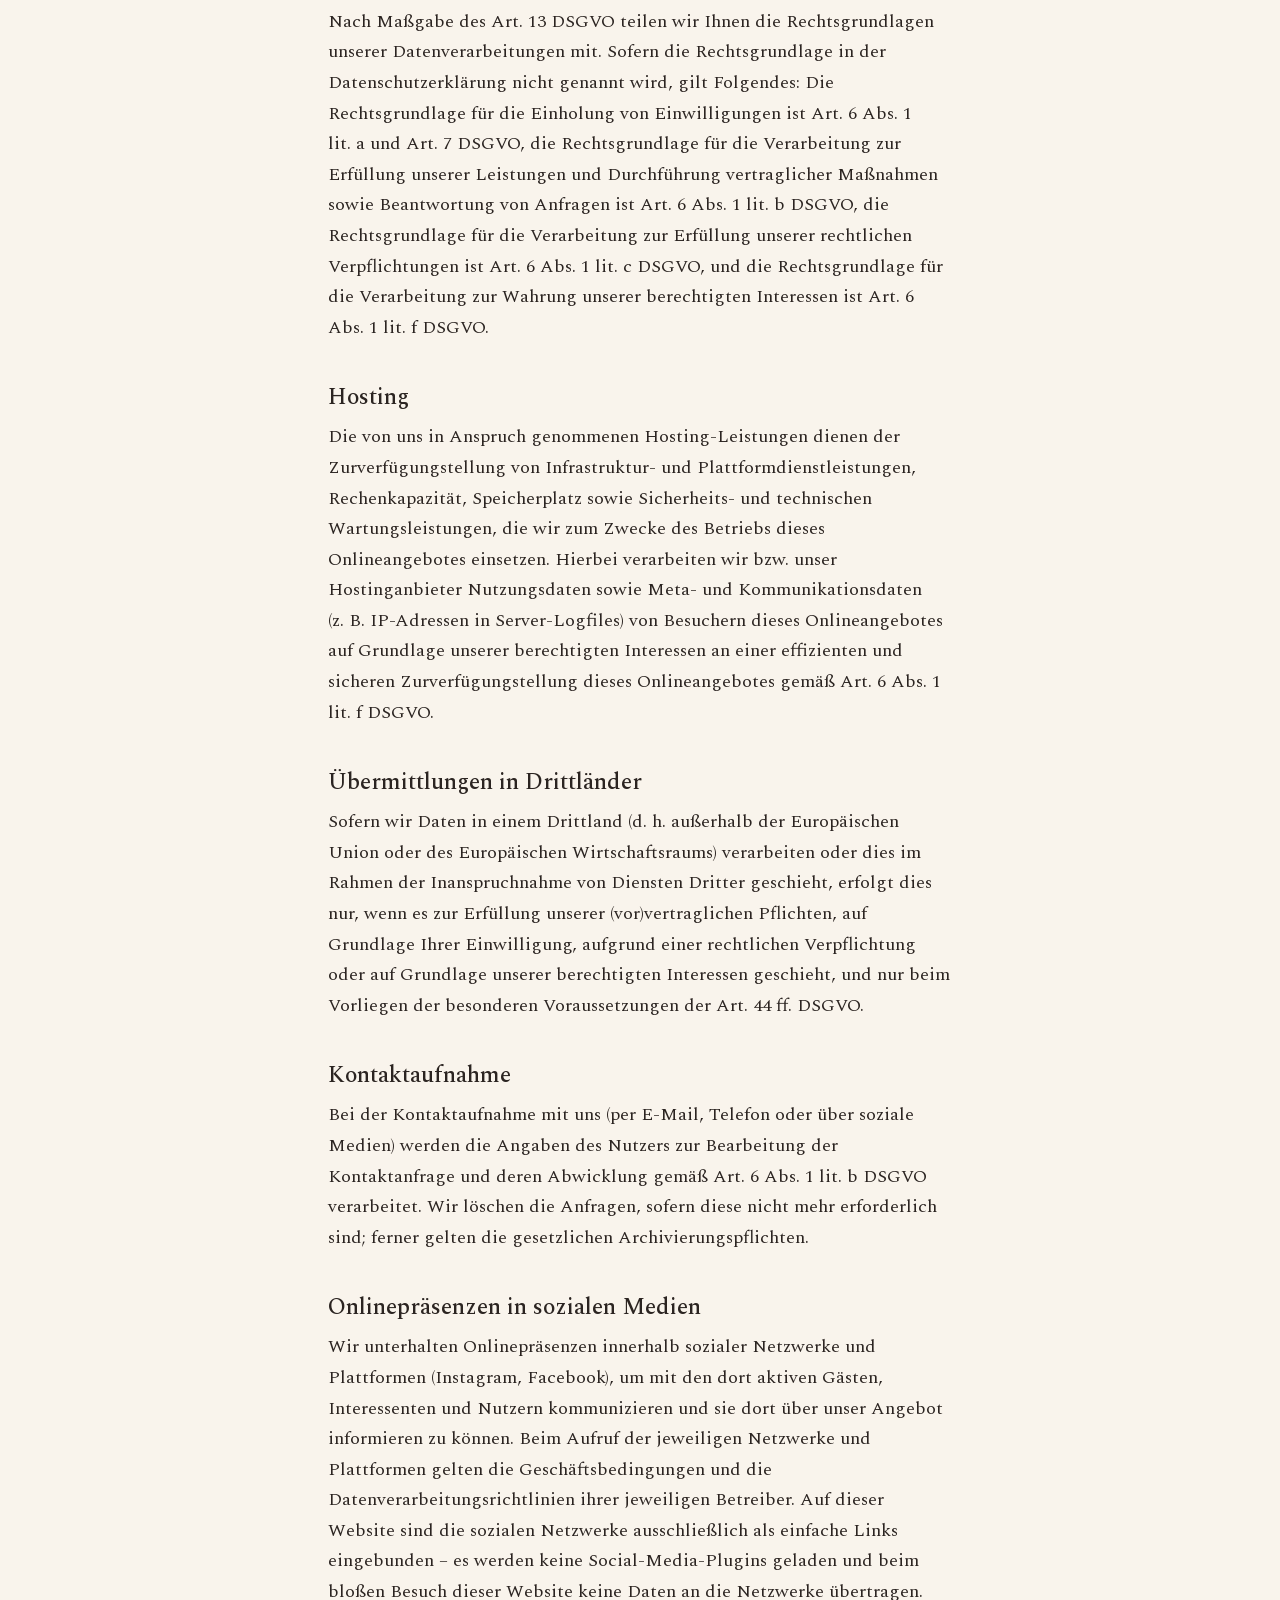
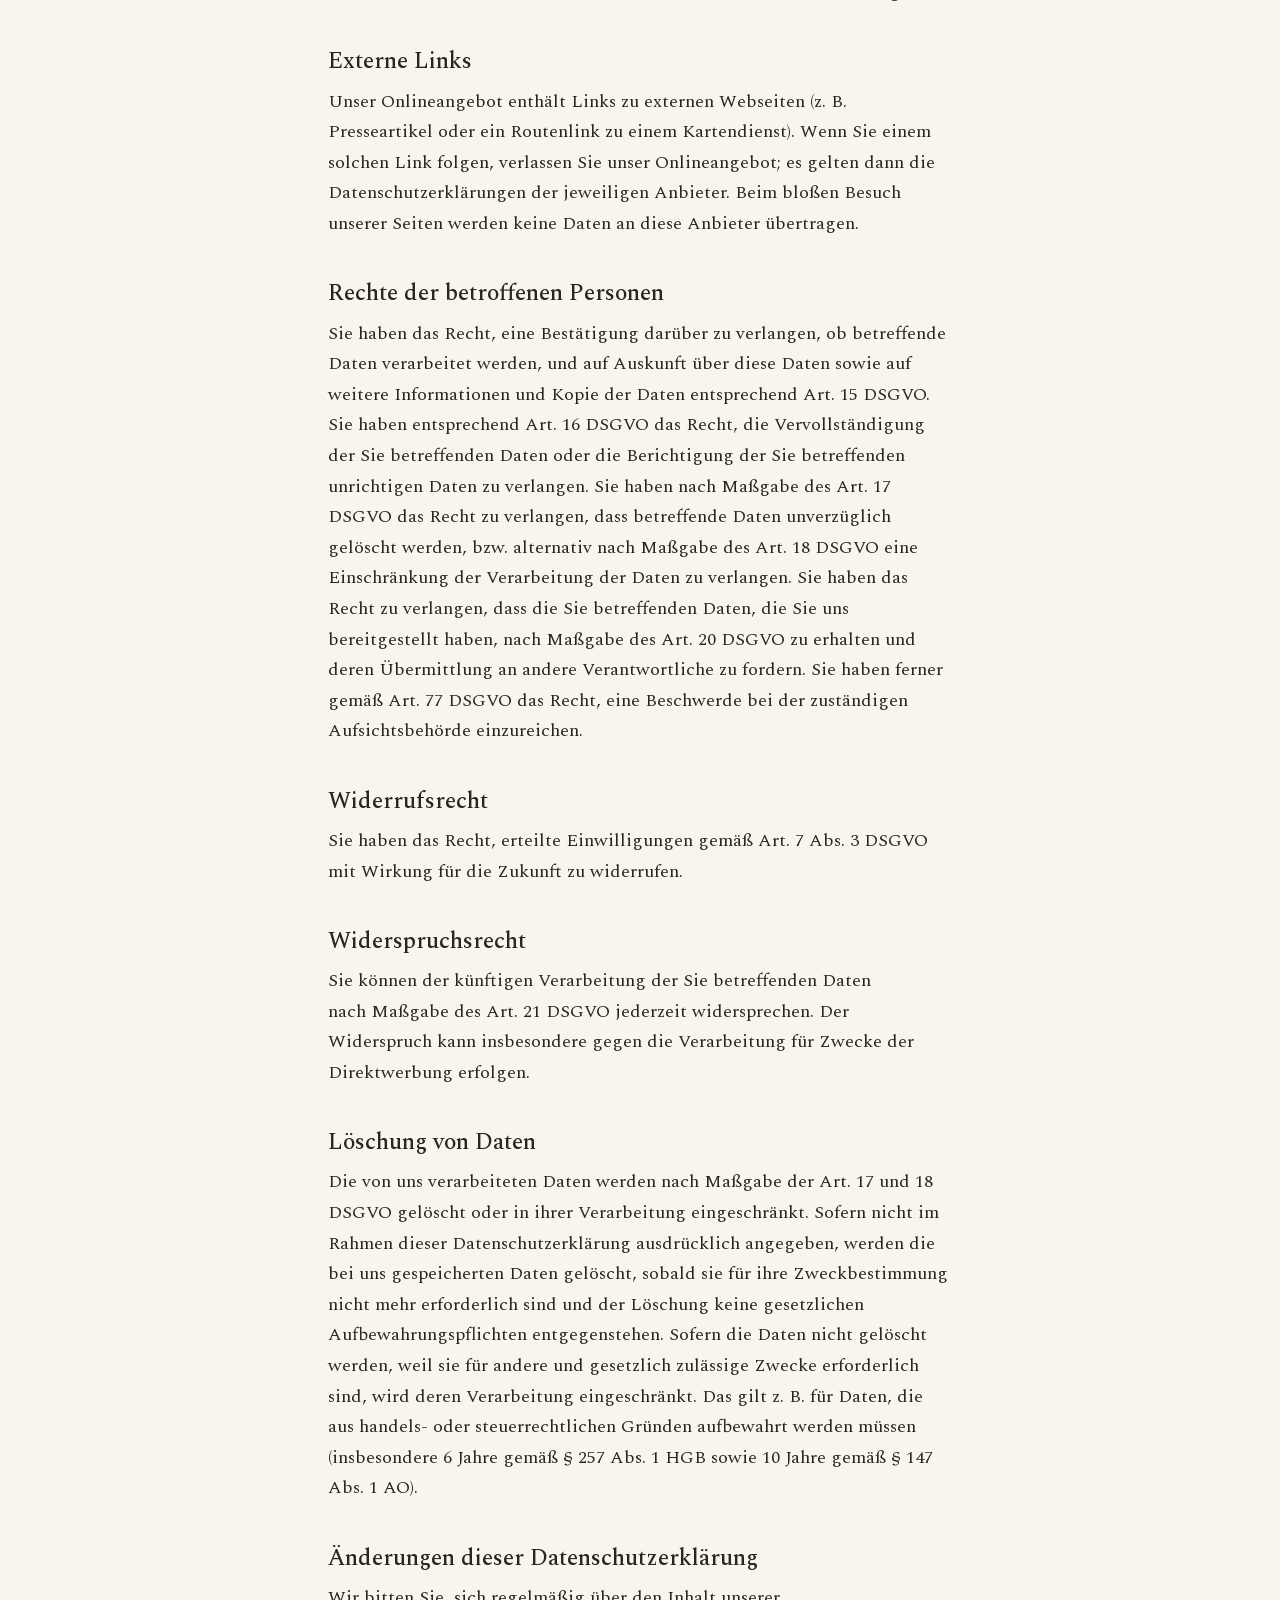
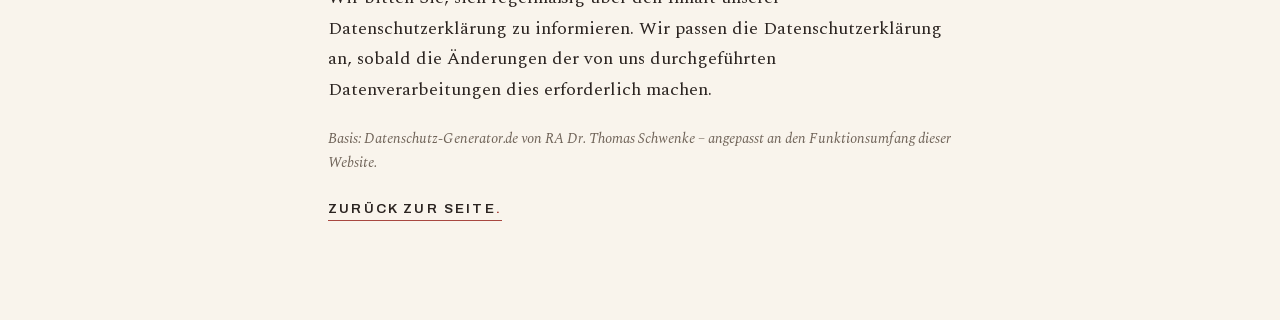
<file: datenschutz.html>
<!DOCTYPE html>
<html lang="de" class="no-js">
<head>
  <meta charset="UTF-8">
  <meta name="viewport" content="width=device-width, initial-scale=1">
  <title>Datenschutz – ROBERT. Düsseldorf</title>
  <meta name="robots" content="noindex">
  <meta name="theme-color" content="#F9F4EC">
  <link rel="apple-touch-icon" href="assets/apple-touch-icon.png">
  <link rel="icon" href="data:image/svg+xml,%3Csvg xmlns='http://www.w3.org/2000/svg' viewBox='0 0 64 64'%3E%3Crect width='64' height='64' fill='%232C2522'/%3E%3Ctext x='32' y='44' font-family='Georgia,serif' font-size='36' fill='%23F1E8DA' text-anchor='middle'%3ER%3C/text%3E%3Ccircle cx='50' cy='42' r='4' fill='%23E08A80'/%3E%3C/svg%3E">
  <link rel="stylesheet" href="css/styles.css">
  <style>
    .unterseite { max-width: 44rem; margin: 0 auto; padding: 9rem var(--rand) 6rem; }
    .unterseite h1 { font-size: clamp(2.2rem, 5vw, 3rem); margin-bottom: 2rem; }
    .unterseite h2 {
      font-family: var(--serif); font-weight: 500;
      font-size: 1.45rem; letter-spacing: 0;
      margin: 2.6rem 0 0.8rem;
    }
    .unterseite address { font-style: normal; }
    .unterseite ul { padding-left: 1.2rem; }
    .unterseite li { margin-bottom: 0.4rem; }
  </style>
</head>
<body>
<header class="kopf gescrollt">
  <a class="kopf-marke" href="index.html">ROBERT<span class="punkt">.</span></a>
</header>
<main class="unterseite">
  <h1>Datenschutz&shy;erklärung<span class="punkt">.</span></h1>

  <p>
    Diese Datenschutzerklärung klärt Sie über die Art, den Umfang und den
    Zweck der Verarbeitung personenbezogener Daten (nachfolgend kurz
    „Daten“) innerhalb unseres Onlineangebotes und der mit ihm verbundenen
    Webseiten, Funktionen und Inhalte sowie unserer externen Onlinepräsenzen
    (z.&nbsp;B. unserer Social-Media-Profile) auf. Im Hinblick auf die
    verwendeten Begrifflichkeiten, wie z.&nbsp;B. „Verarbeitung“ oder
    „Verantwortlicher“, verweisen wir auf die Definitionen in Art.&nbsp;4 der
    Datenschutzgrundverordnung (DSGVO).
  </p>

  <h2>Verantwortlicher</h2>
  <address>
    <p>
      ROBERT.<br>
      Inhaber: Michael Geisner<br>
      Rathausufer 10<br>
      40213 Düsseldorf
    </p>
    <p>
      Telefon: <a href="tel:+4921115207834">+49&nbsp;(0)211&nbsp;152&nbsp;078&nbsp;34</a><br>
      E-Mail: <a href="mailto:info@restaurantrobert.de">info@restaurantrobert.de</a><br>
      Impressum: <a href="impressum.html">Impressum dieser Website</a>
    </p>
  </address>

  <h2>Das Wichtigste vorab</h2>
  <p>
    Diese Website ist bewusst sparsam gebaut: Sie setzt <strong>keine
    Cookies</strong>, verwendet <strong>keine Analyse- oder
    Trackingdienste</strong> und enthält <strong>kein Kontaktformular</strong>.
    Schriften und Bilder werden lokal von unserem Webspace geladen – es
    werden keine Inhalte von Drittanbietern (etwa externe Schriftarten,
    Kartendienste oder Social-Media-Plugins) in die Seiten eingebunden.
    Personenbezogene Daten fallen beim Besuch dieser Website nur in Form
    technisch notwendiger Server-Logdaten an (siehe „Hosting“).
  </p>

  <h2>Arten der verarbeiteten Daten</h2>
  <ul>
    <li>Kontaktdaten (z.&nbsp;B. E-Mail, Telefonnummer – wenn Sie uns kontaktieren)</li>
    <li>Nutzungsdaten (z.&nbsp;B. besuchte Webseiten, Zugriffszeiten)</li>
    <li>Meta-/Kommunikationsdaten (z.&nbsp;B. Geräte-Informationen, IP-Adressen)</li>
  </ul>

  <h2>Zweck der Verarbeitung</h2>
  <ul>
    <li>Zurverfügungstellung des Onlineangebotes, seiner Funktionen und Inhalte</li>
    <li>Beantwortung von Kontaktanfragen und Kommunikation mit Nutzern</li>
    <li>Sicherheitsmaßnahmen</li>
  </ul>

  <h2>Maßgebliche Rechtsgrundlagen</h2>
  <p>
    Nach Maßgabe des Art.&nbsp;13 DSGVO teilen wir Ihnen die Rechtsgrundlagen
    unserer Datenverarbeitungen mit. Sofern die Rechtsgrundlage in der
    Datenschutzerklärung nicht genannt wird, gilt Folgendes: Die
    Rechtsgrundlage für die Einholung von Einwilligungen ist Art.&nbsp;6
    Abs.&nbsp;1 lit.&nbsp;a und Art.&nbsp;7 DSGVO, die Rechtsgrundlage für die
    Verarbeitung zur Erfüllung unserer Leistungen und Durchführung
    vertraglicher Maßnahmen sowie Beantwortung von Anfragen ist Art.&nbsp;6
    Abs.&nbsp;1 lit.&nbsp;b DSGVO, die Rechtsgrundlage für die Verarbeitung zur
    Erfüllung unserer rechtlichen Verpflichtungen ist Art.&nbsp;6 Abs.&nbsp;1
    lit.&nbsp;c DSGVO, und die Rechtsgrundlage für die Verarbeitung zur
    Wahrung unserer berechtigten Interessen ist Art.&nbsp;6 Abs.&nbsp;1
    lit.&nbsp;f DSGVO.
  </p>

  <h2>Hosting</h2>
  <p>
    Die von uns in Anspruch genommenen Hosting-Leistungen dienen der
    Zurverfügungstellung von Infrastruktur- und Plattformdienstleistungen,
    Rechenkapazität, Speicherplatz sowie Sicherheits- und technischen
    Wartungsleistungen, die wir zum Zwecke des Betriebs dieses
    Onlineangebotes einsetzen. Hierbei verarbeiten wir bzw. unser
    Hostinganbieter Nutzungsdaten sowie Meta- und Kommunikationsdaten
    (z.&nbsp;B. IP-Adressen in Server-Logfiles) von Besuchern dieses
    Onlineangebotes auf Grundlage unserer berechtigten Interessen an einer
    effizienten und sicheren Zurverfügungstellung dieses Onlineangebotes
    gemäß Art.&nbsp;6 Abs.&nbsp;1 lit.&nbsp;f DSGVO.
  </p>
  <!-- TODO vor Livegang (rechtlich prüfen lassen, nicht raten):
       Aktuell wird die Seite über GitHub Pages (GitHub, Inc., USA)
       ausgeliefert – ein Drittlandbezug (USA), der hier konkret benannt
       werden sollte (Anbieter, Rechtsgrundlage der Drittlandübermittlung,
       z. B. EU-US Data Privacy Framework). Wenn die finale Domain bei einem
       anderen Hoster liegt, stattdessen diesen benennen. -->

  <h2>Übermittlungen in Drittländer</h2>
  <p>
    Sofern wir Daten in einem Drittland (d.&nbsp;h. außerhalb der
    Europäischen Union oder des Europäischen Wirtschaftsraums) verarbeiten
    oder dies im Rahmen der Inanspruchnahme von Diensten Dritter geschieht,
    erfolgt dies nur, wenn es zur Erfüllung unserer (vor)vertraglichen
    Pflichten, auf Grundlage Ihrer Einwilligung, aufgrund einer rechtlichen
    Verpflichtung oder auf Grundlage unserer berechtigten Interessen
    geschieht, und nur beim Vorliegen der besonderen Voraussetzungen der
    Art.&nbsp;44&nbsp;ff. DSGVO.
  </p>

  <h2>Kontaktaufnahme</h2>
  <p>
    Bei der Kontaktaufnahme mit uns (per E-Mail, Telefon oder über soziale
    Medien) werden die Angaben des Nutzers zur Bearbeitung der Kontaktanfrage
    und deren Abwicklung gemäß Art.&nbsp;6 Abs.&nbsp;1 lit.&nbsp;b DSGVO
    verarbeitet. Wir löschen die Anfragen, sofern diese nicht mehr
    erforderlich sind; ferner gelten die gesetzlichen Archivierungspflichten.
  </p>

  <h2>Onlinepräsenzen in sozialen Medien</h2>
  <p>
    Wir unterhalten Onlinepräsenzen innerhalb sozialer Netzwerke und
    Plattformen (Instagram, Facebook), um mit den dort aktiven Gästen,
    Interessenten und Nutzern kommunizieren und sie dort über unser Angebot
    informieren zu können. Beim Aufruf der jeweiligen Netzwerke und
    Plattformen gelten die Geschäftsbedingungen und die
    Datenverarbeitungsrichtlinien ihrer jeweiligen Betreiber. Auf dieser
    Website sind die sozialen Netzwerke ausschließlich als einfache Links
    eingebunden – es werden keine Social-Media-Plugins geladen und beim
    bloßen Besuch dieser Website keine Daten an die Netzwerke übertragen.
  </p>

  <h2>Externe Links</h2>
  <p>
    Unser Onlineangebot enthält Links zu externen Webseiten (z.&nbsp;B.
    Presseartikel oder ein Routenlink zu einem Kartendienst). Wenn Sie einem
    solchen Link folgen, verlassen Sie unser Onlineangebot; es gelten dann
    die Datenschutzerklärungen der jeweiligen Anbieter. Beim bloßen Besuch
    unserer Seiten werden keine Daten an diese Anbieter übertragen.
  </p>

  <h2>Rechte der betroffenen Personen</h2>
  <p>
    Sie haben das Recht, eine Bestätigung darüber zu verlangen, ob
    betreffende Daten verarbeitet werden, und auf Auskunft über diese Daten
    sowie auf weitere Informationen und Kopie der Daten entsprechend
    Art.&nbsp;15 DSGVO. Sie haben entsprechend Art.&nbsp;16 DSGVO das Recht,
    die Vervollständigung der Sie betreffenden Daten oder die Berichtigung
    der Sie betreffenden unrichtigen Daten zu verlangen. Sie haben nach
    Maßgabe des Art.&nbsp;17 DSGVO das Recht zu verlangen, dass betreffende
    Daten unverzüglich gelöscht werden, bzw. alternativ nach Maßgabe des
    Art.&nbsp;18 DSGVO eine Einschränkung der Verarbeitung der Daten zu
    verlangen. Sie haben das Recht zu verlangen, dass die Sie betreffenden
    Daten, die Sie uns bereitgestellt haben, nach Maßgabe des Art.&nbsp;20
    DSGVO zu erhalten und deren Übermittlung an andere Verantwortliche zu
    fordern. Sie haben ferner gemäß Art.&nbsp;77 DSGVO das Recht, eine
    Beschwerde bei der zuständigen Aufsichtsbehörde einzureichen.
  </p>

  <h2>Widerrufsrecht</h2>
  <p>
    Sie haben das Recht, erteilte Einwilligungen gemäß Art.&nbsp;7
    Abs.&nbsp;3 DSGVO mit Wirkung für die Zukunft zu widerrufen.
  </p>

  <h2>Widerspruchsrecht</h2>
  <p>
    Sie können der künftigen Verarbeitung der Sie betreffenden Daten nach
    Maßgabe des Art.&nbsp;21 DSGVO jederzeit widersprechen. Der Widerspruch
    kann insbesondere gegen die Verarbeitung für Zwecke der Direktwerbung
    erfolgen.
  </p>

  <h2>Löschung von Daten</h2>
  <p>
    Die von uns verarbeiteten Daten werden nach Maßgabe der Art.&nbsp;17 und
    18 DSGVO gelöscht oder in ihrer Verarbeitung eingeschränkt. Sofern nicht
    im Rahmen dieser Datenschutzerklärung ausdrücklich angegeben, werden die
    bei uns gespeicherten Daten gelöscht, sobald sie für ihre
    Zweckbestimmung nicht mehr erforderlich sind und der Löschung keine
    gesetzlichen Aufbewahrungspflichten entgegenstehen. Sofern die Daten
    nicht gelöscht werden, weil sie für andere und gesetzlich zulässige
    Zwecke erforderlich sind, wird deren Verarbeitung eingeschränkt. Das
    gilt z.&nbsp;B. für Daten, die aus handels- oder steuerrechtlichen
    Gründen aufbewahrt werden müssen (insbesondere 6 Jahre gemäß
    §&nbsp;257 Abs.&nbsp;1 HGB sowie 10 Jahre gemäß §&nbsp;147 Abs.&nbsp;1 AO).
  </p>

  <h2>Änderungen dieser Datenschutzerklärung</h2>
  <p>
    Wir bitten Sie, sich regelmäßig über den Inhalt unserer
    Datenschutzerklärung zu informieren. Wir passen die Datenschutzerklärung
    an, sobald die Änderungen der von uns durchgeführten Datenverarbeitungen
    dies erforderlich machen.
  </p>

  <p class="zeiten-hinweis">
    Basis: Datenschutz-Generator.de von RA Dr. Thomas Schwenke – angepasst
    an den Funktionsumfang dieser Website.
  </p>

  <p><a class="textlink" href="index.html">Zurück zur Seite<span class="punkt">.</span></a></p>
</main>
</body>
</html>
</file>
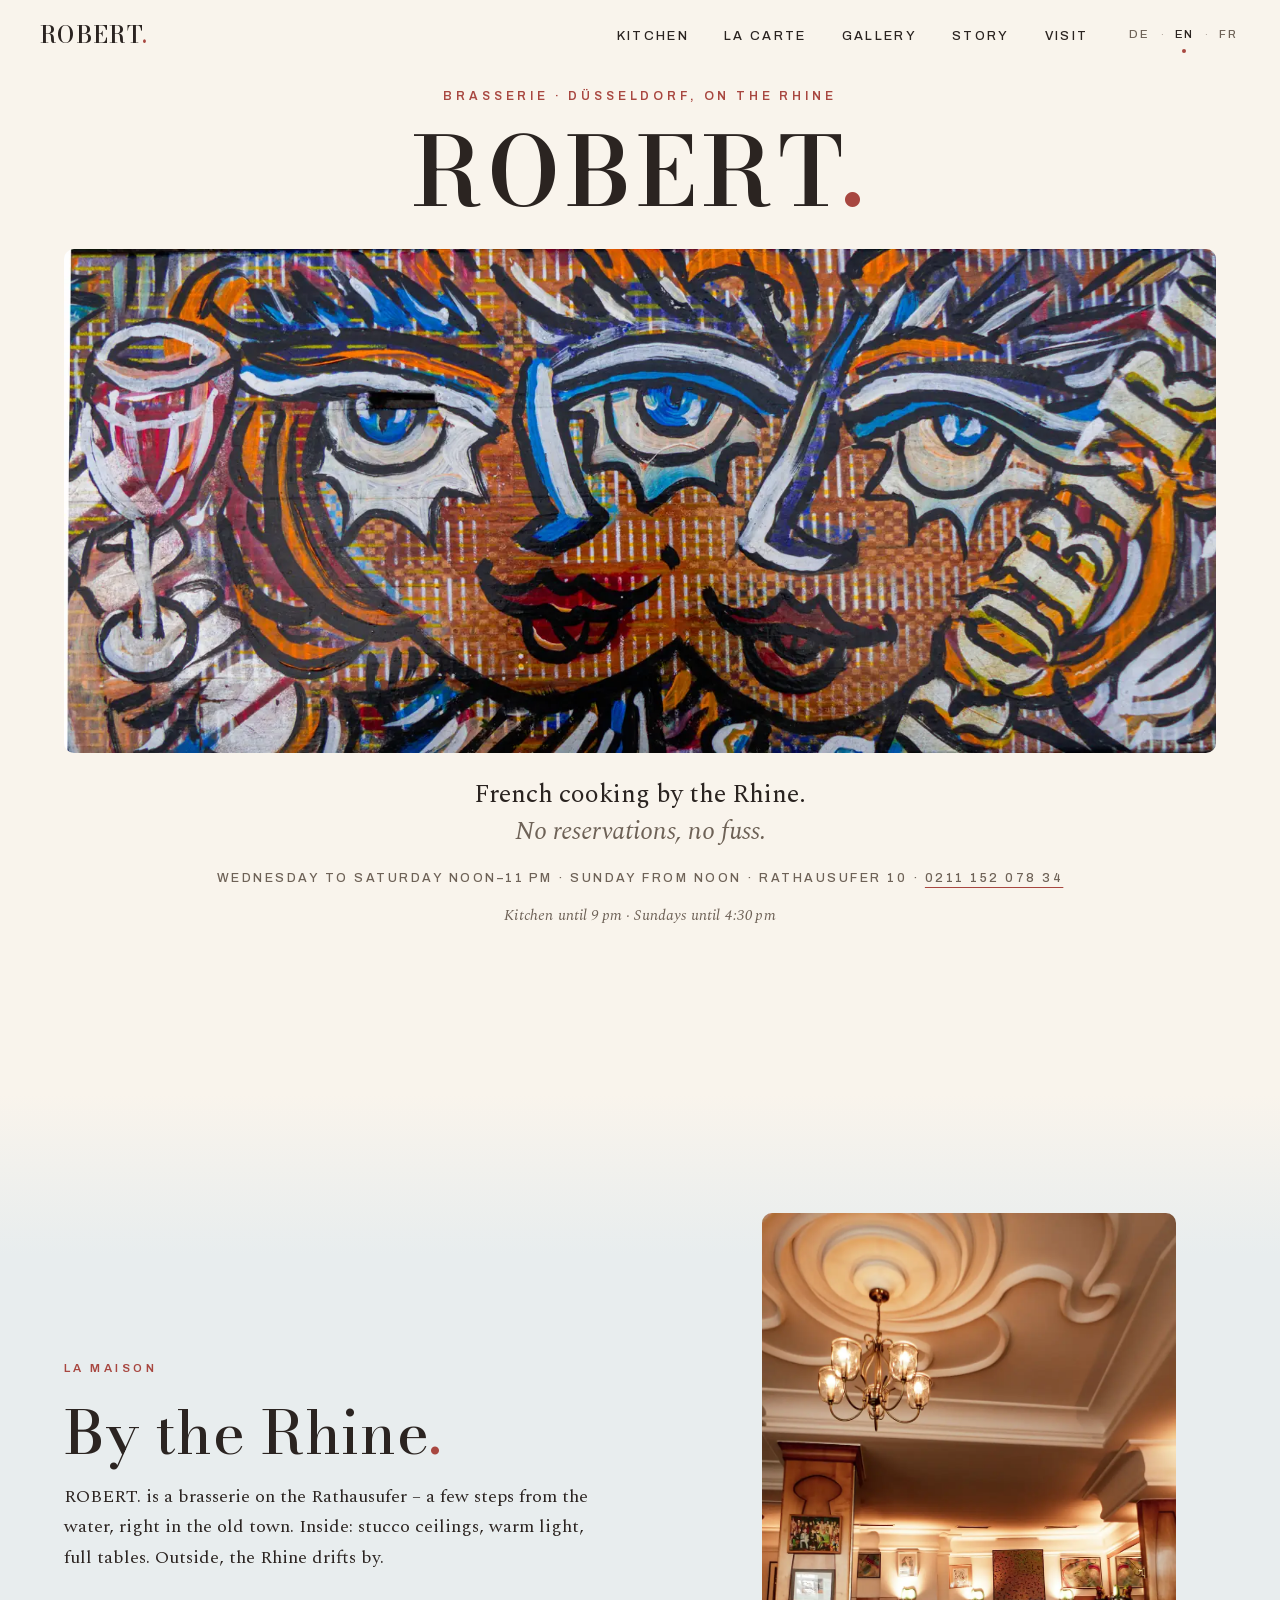
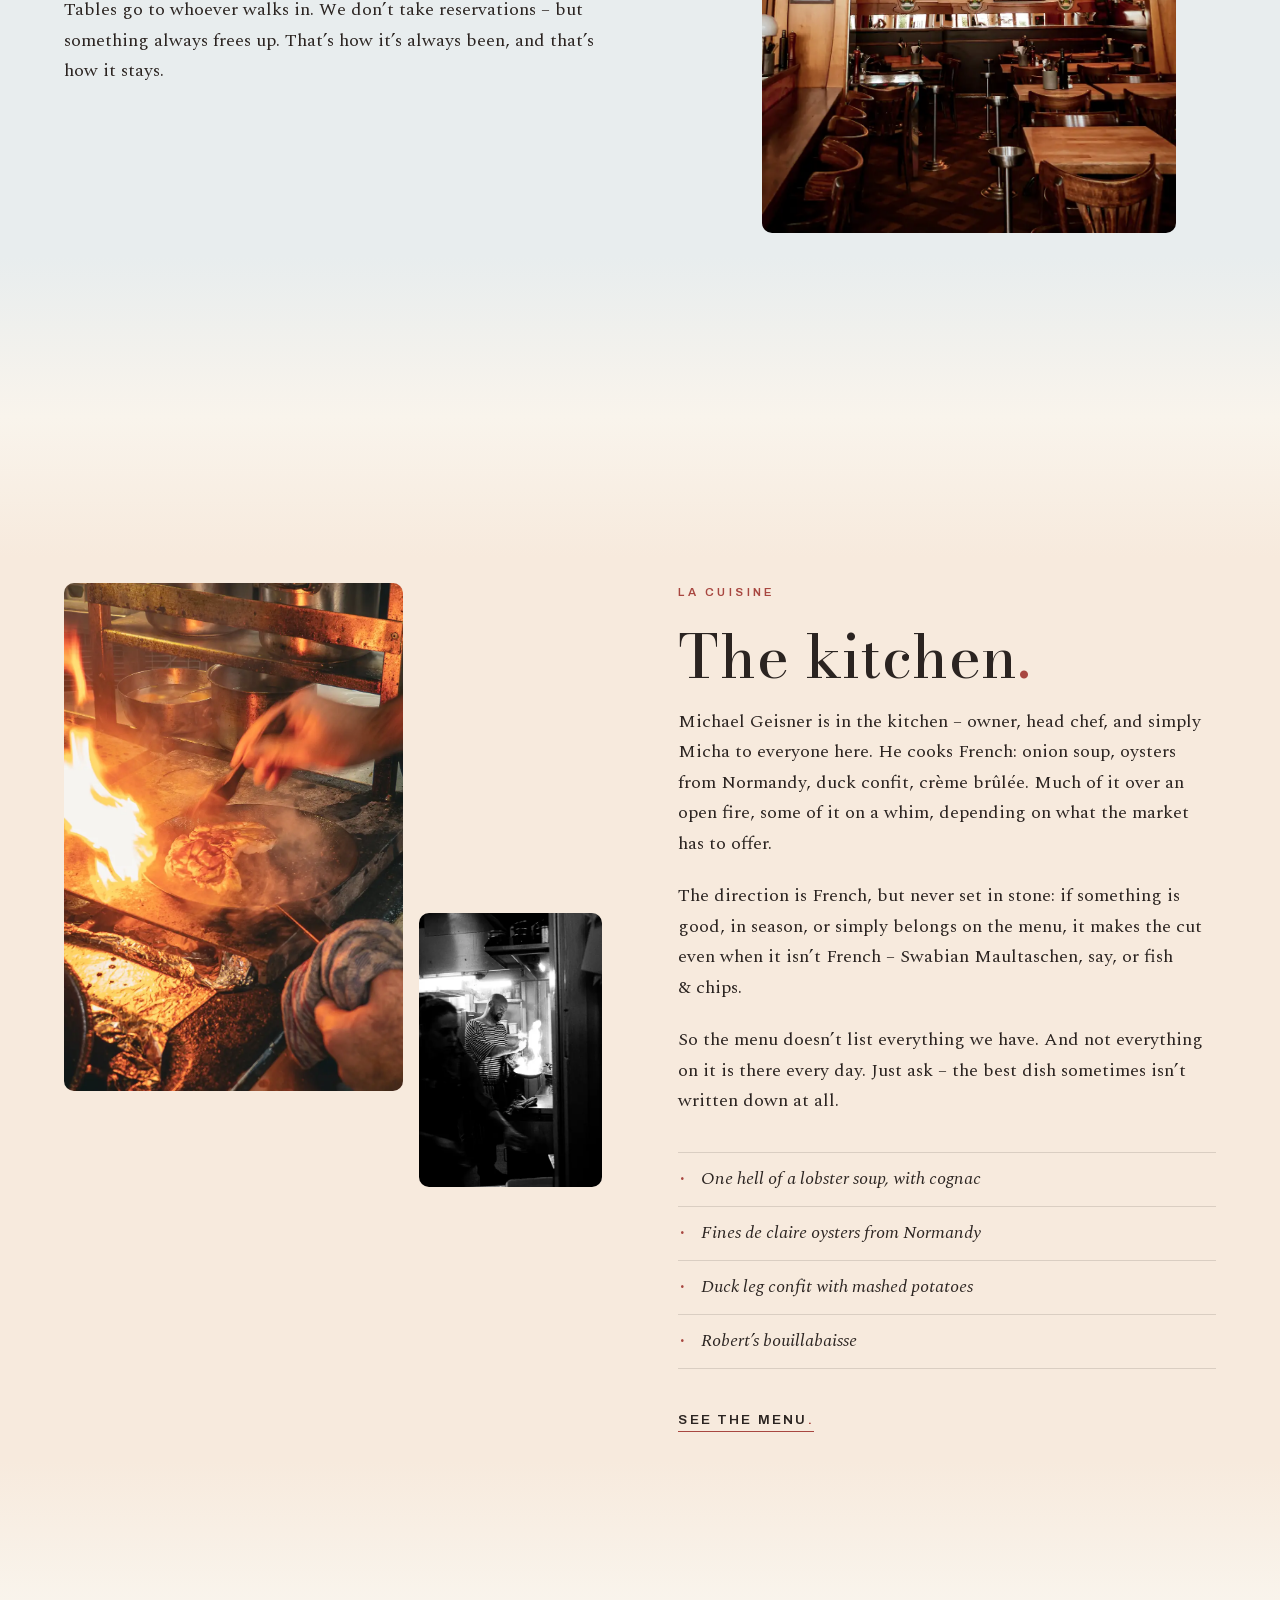
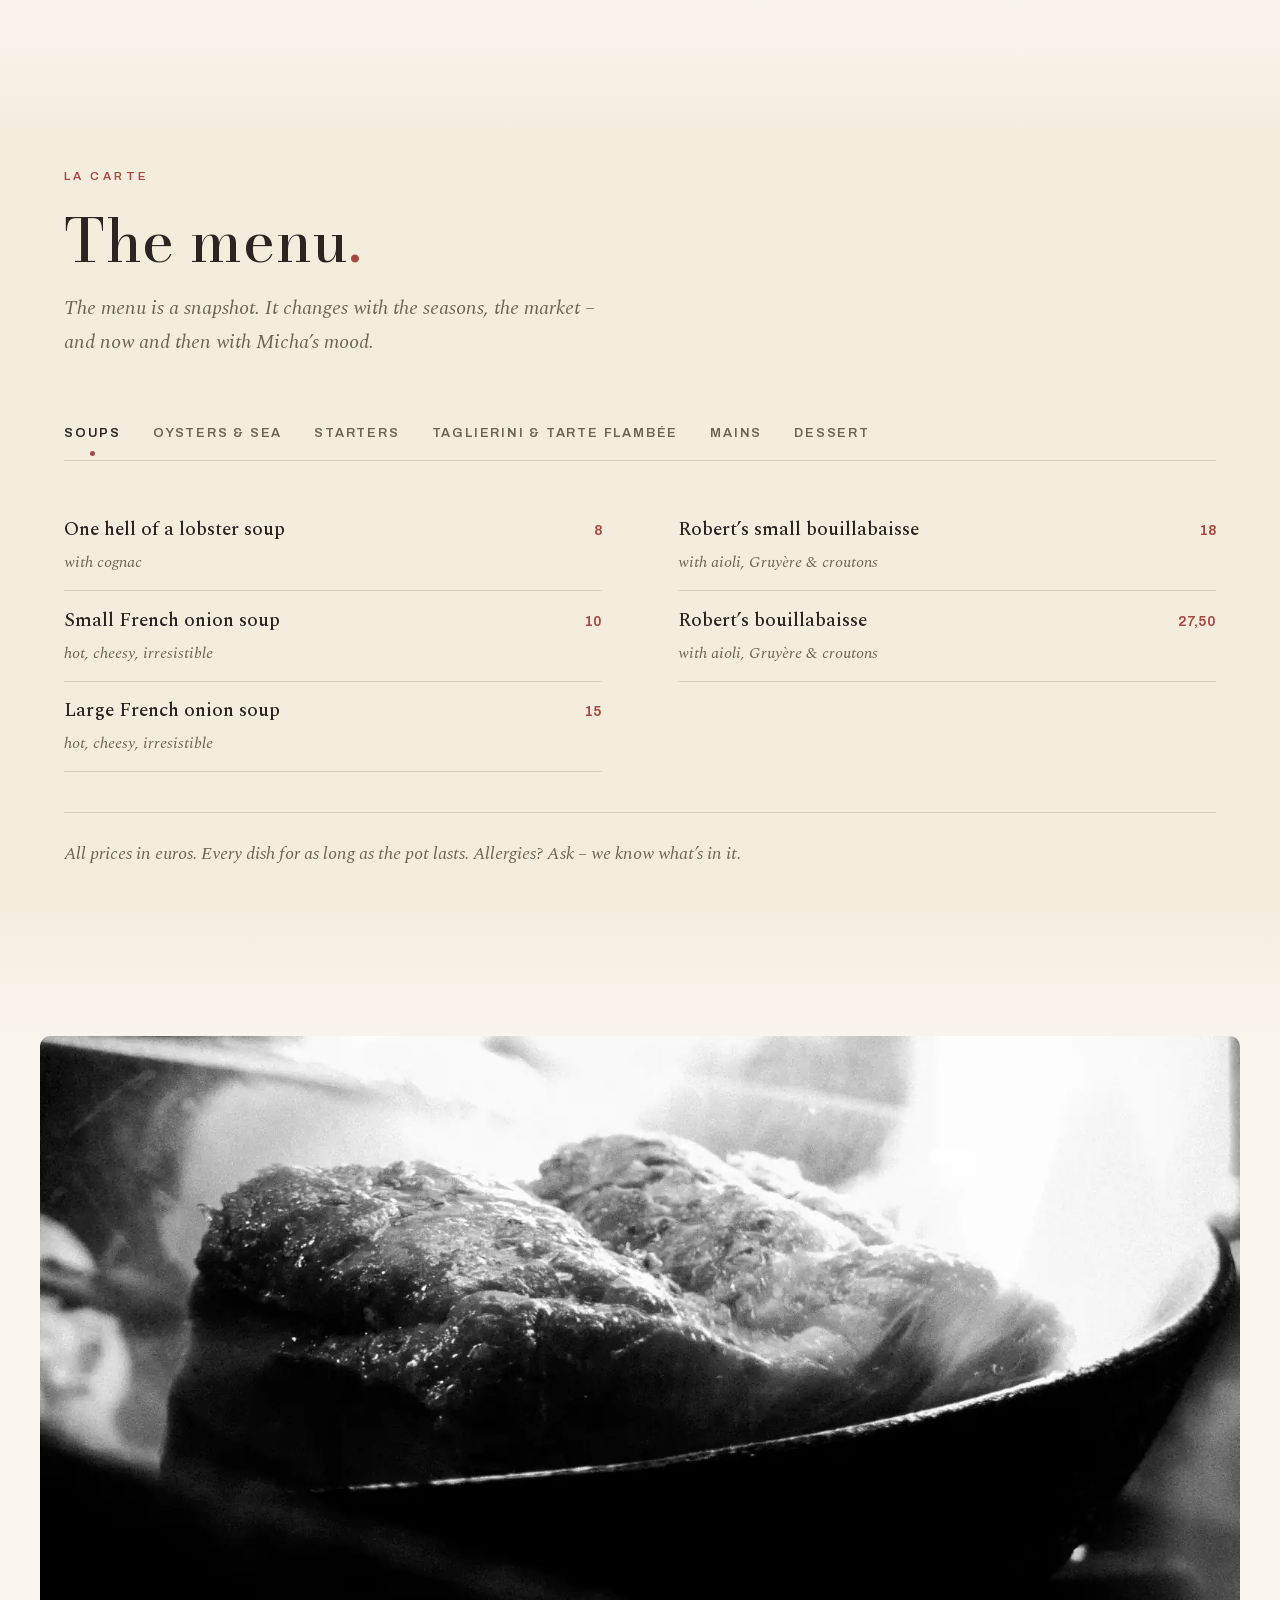
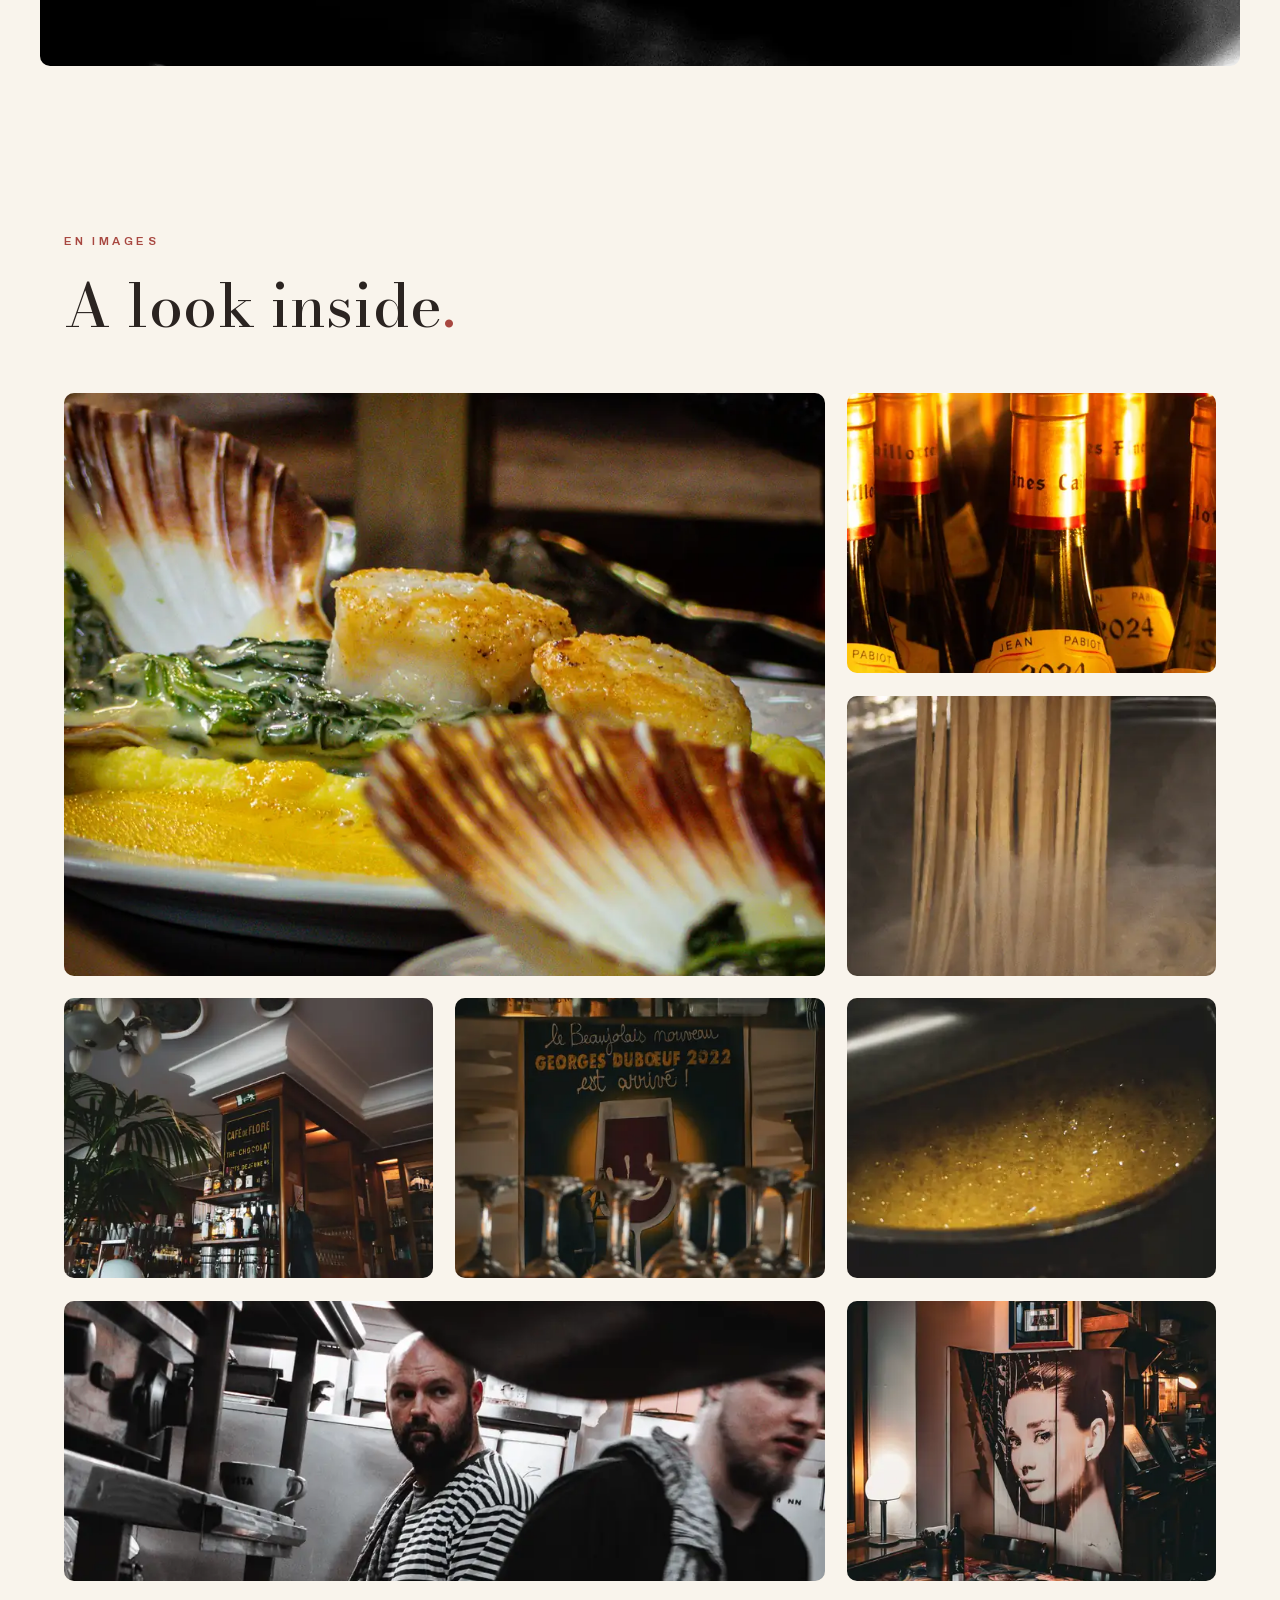
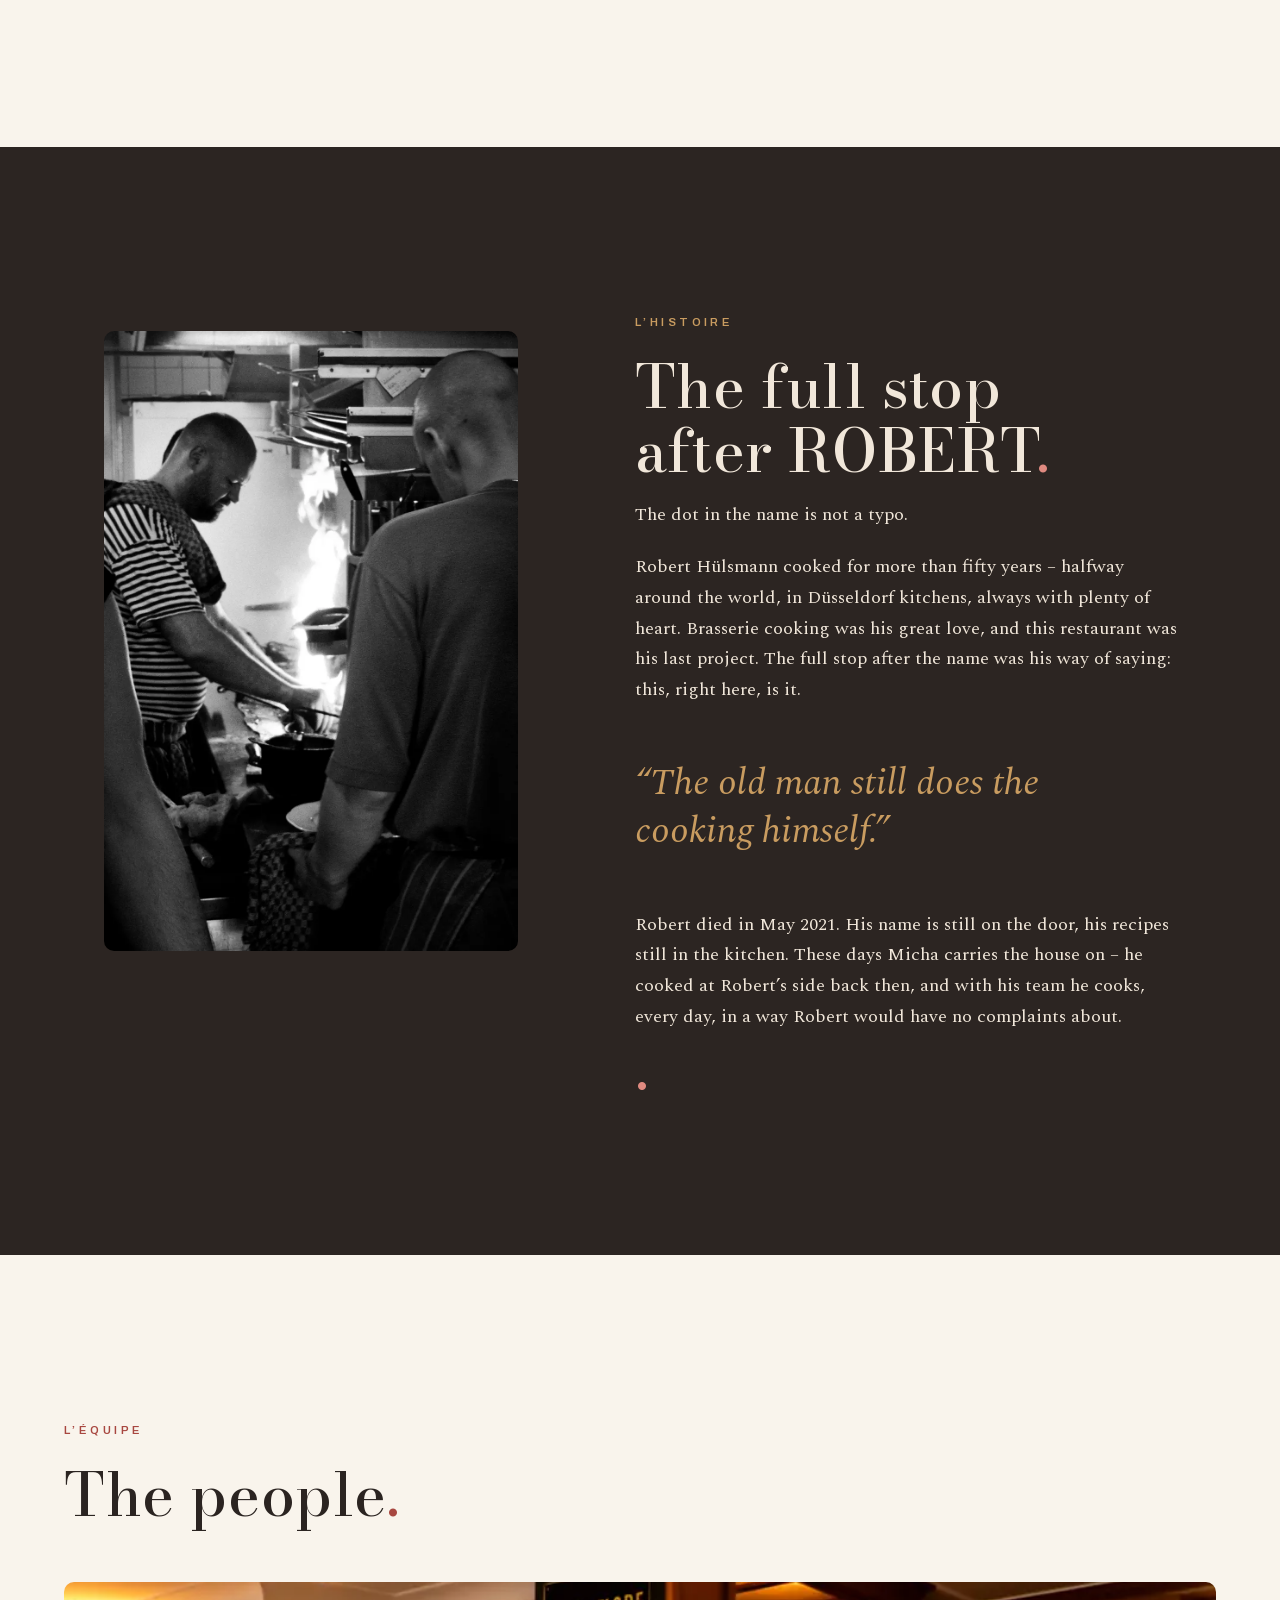
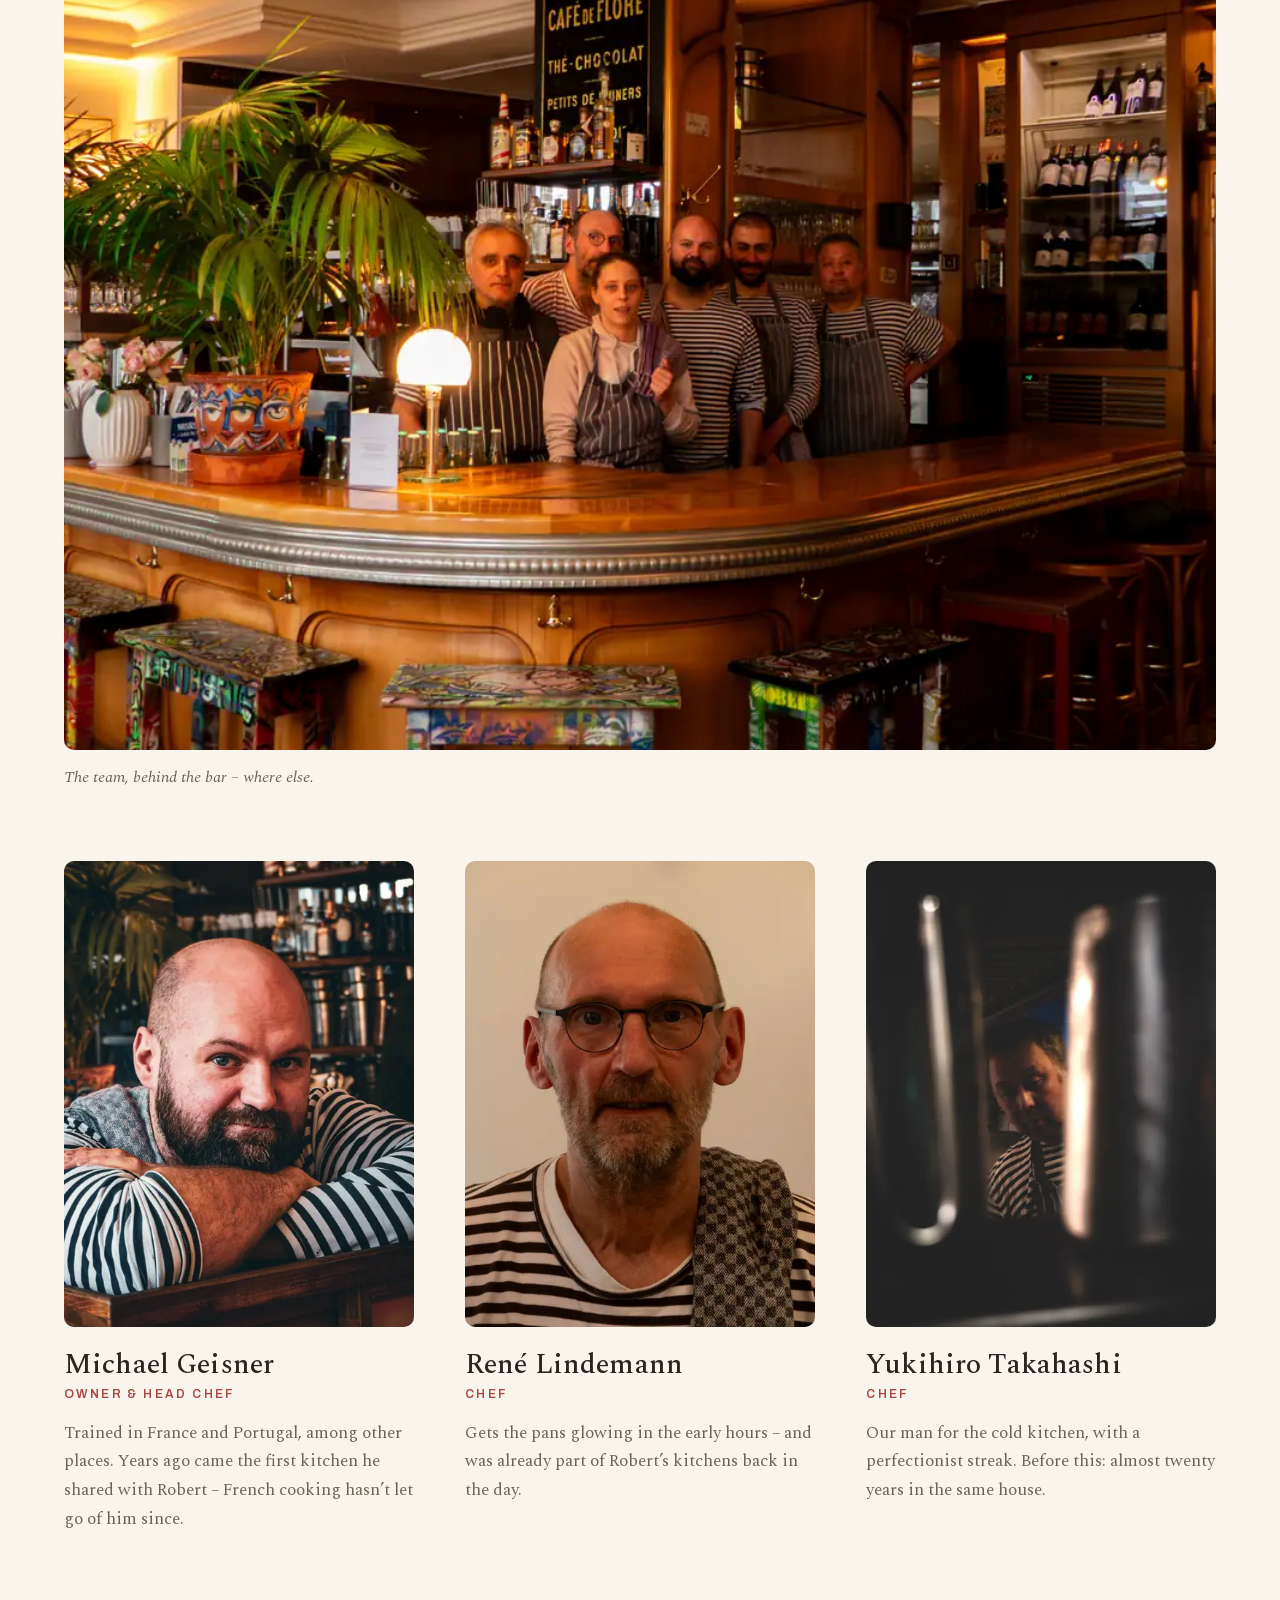
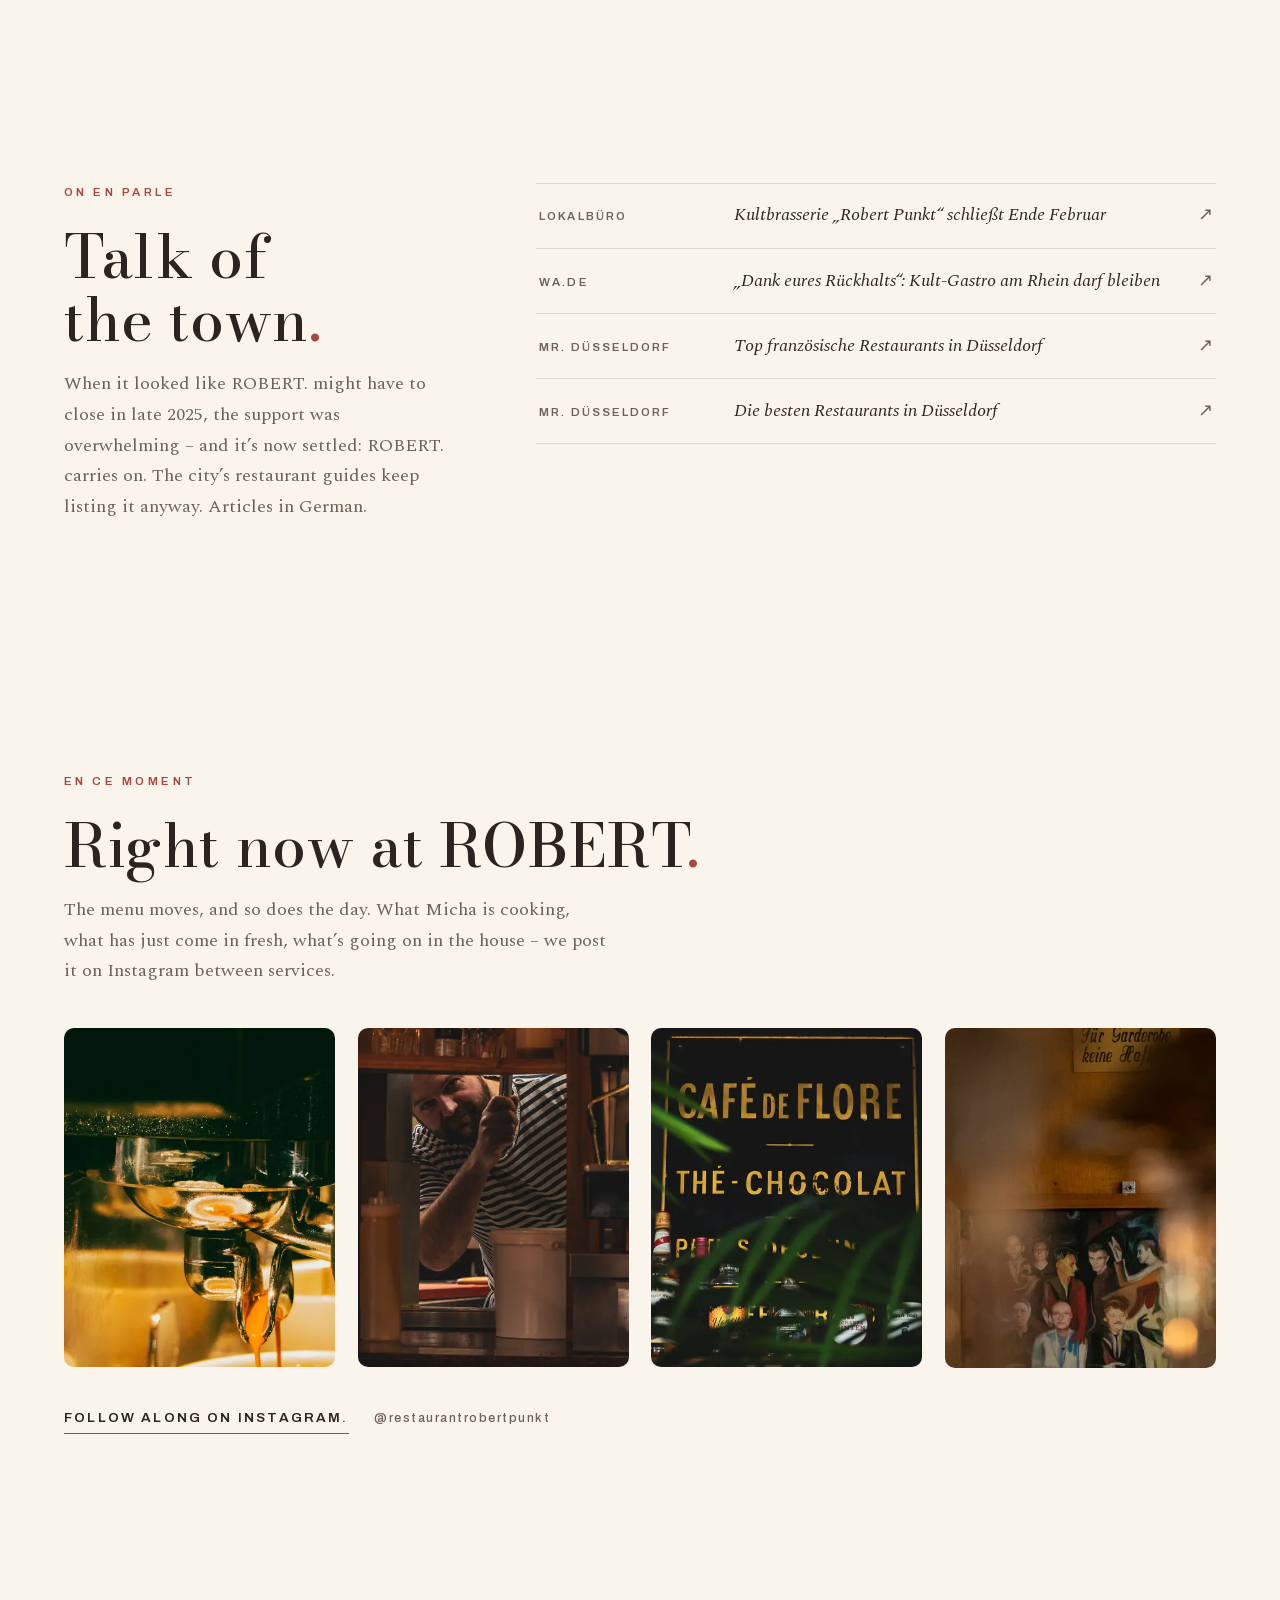
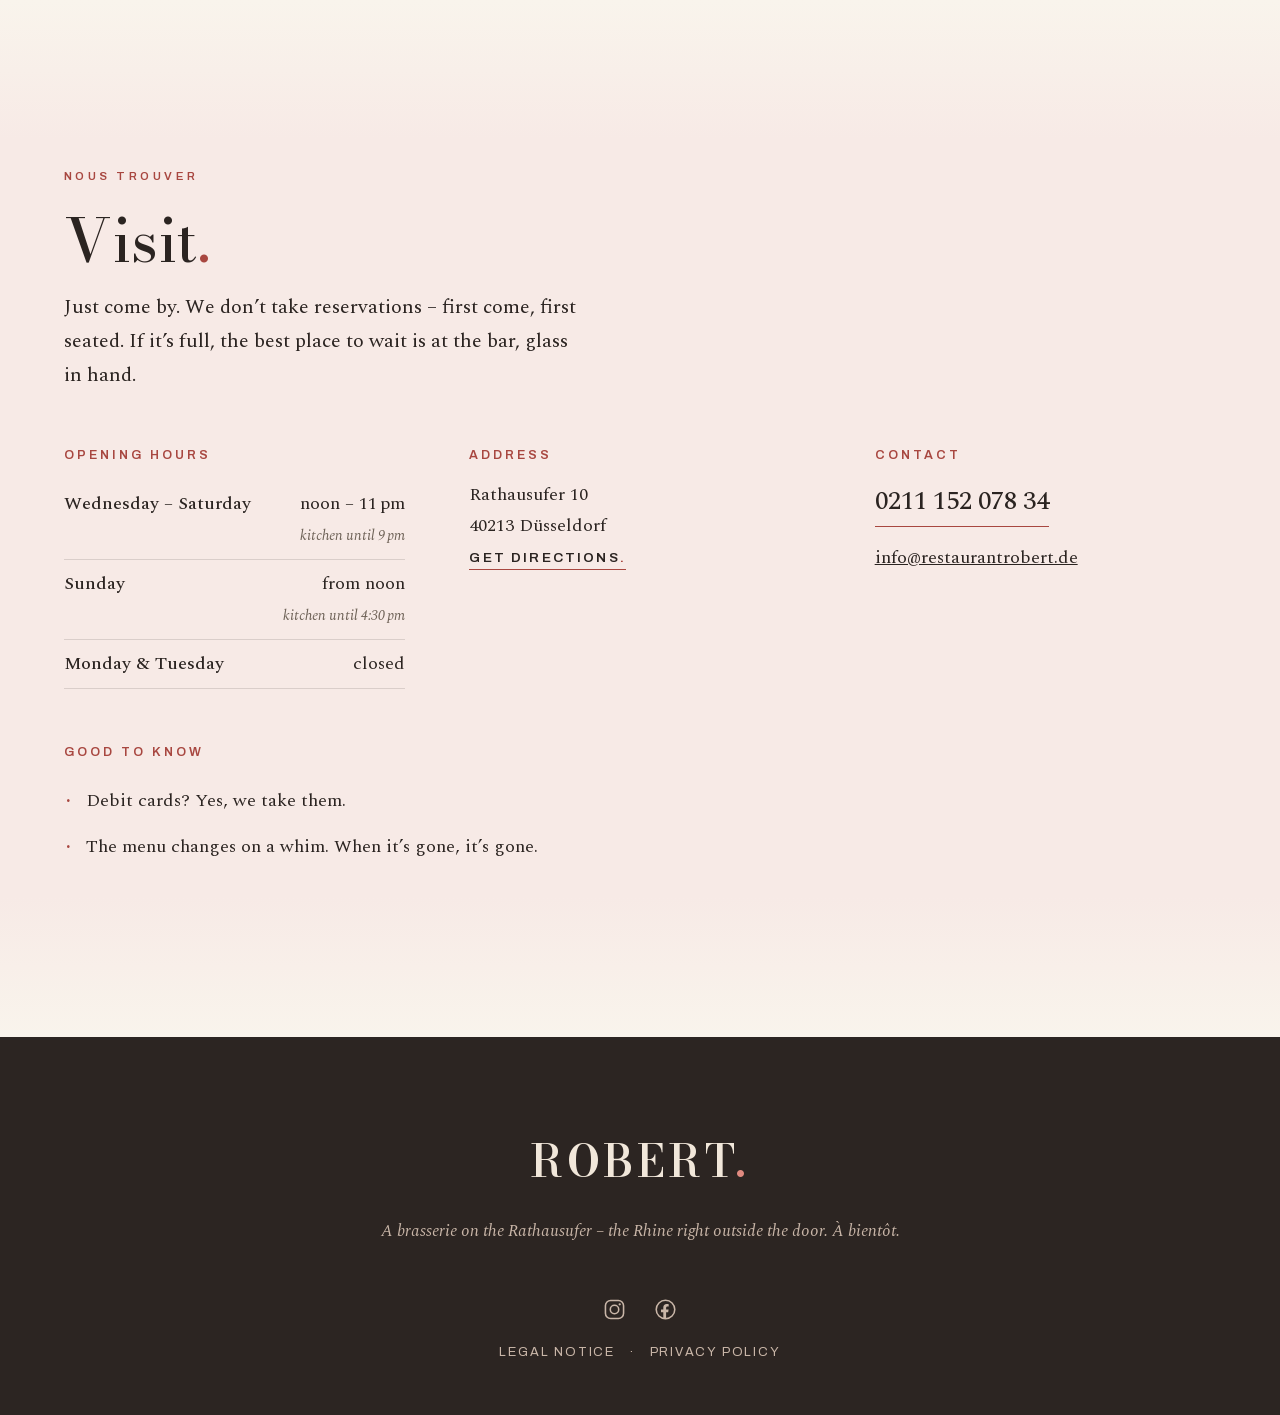
<file: en.html>
<!DOCTYPE html>
<html lang="en" class="no-js">
<head>
  <meta charset="UTF-8">
  <meta name="viewport" content="width=device-width, initial-scale=1">
  <title>ROBERT. – French Brasserie on the Rhine, Düsseldorf</title>
  <meta name="description" content="ROBERT. is a French brasserie on the Rathausufer in Düsseldorf’s old town. Onion soup, oysters, duck confit – no reservations, no fuss. Wednesday to Saturday noon–11 pm, Sunday from noon.">
  <link rel="canonical" href="https://restaurantrobert.de/en.html">
  <link rel="alternate" hreflang="de" href="https://restaurantrobert.de/">
  <link rel="alternate" hreflang="en" href="https://restaurantrobert.de/en.html">
  <link rel="alternate" hreflang="fr" href="https://restaurantrobert.de/fr.html">
  <link rel="alternate" hreflang="x-default" href="https://restaurantrobert.de/">
  <meta property="og:type" content="restaurant">
  <meta property="og:title" content="ROBERT. – French Brasserie on the Rhine">
  <meta property="og:description" content="French cooking on the Rathausufer in Düsseldorf. No reservations, no fuss.">
  <!-- og:url/og:image zeigen auf die aktuell erreichbare Adresse, damit geteilte
       Links eine Vorschau haben. Beim Umzug auf restaurantrobert.de beide umstellen! -->
  <meta property="og:url" content="https://domekuester.github.io/restaurant-robert-redesign/en.html">
  <meta property="og:image" content="https://domekuester.github.io/restaurant-robert-redesign/assets/photos/optimized/tisch-bemalt-1600.jpg">
  <meta property="og:image:width" content="1600">
  <meta property="og:image:height" content="700">
  <meta property="og:image:alt" content="ROBERT.’s painted table with faces, a wine glass and the restaurant name">
  <meta property="og:locale" content="en_GB">
  <meta property="og:locale:alternate" content="de_DE">
  <meta property="og:locale:alternate" content="fr_FR">
  <meta name="twitter:card" content="summary_large_image">
  <meta name="twitter:title" content="ROBERT. – French brasserie on the Rhine">
  <meta name="twitter:description" content="French cooking on Düsseldorf’s riverfront. No reservations, no fuss.">
  <meta name="twitter:image" content="https://domekuester.github.io/restaurant-robert-redesign/assets/photos/optimized/tisch-bemalt-1600.jpg">
  <meta name="twitter:image:alt" content="ROBERT.’s painted table with faces, a wine glass and the restaurant name">
  <meta name="theme-color" content="#F9F4EC">
  <link rel="apple-touch-icon" href="assets/apple-touch-icon.png">
  <link rel="icon" href="data:image/svg+xml,%3Csvg xmlns='http://www.w3.org/2000/svg' viewBox='0 0 64 64'%3E%3Crect width='64' height='64' fill='%232C2522'/%3E%3Ctext x='32' y='44' font-family='Georgia,serif' font-size='36' fill='%23F1E8DA' text-anchor='middle'%3ER%3C/text%3E%3Ccircle cx='50' cy='42' r='4' fill='%23E08A80'/%3E%3C/svg%3E">
  <link rel="preload" href="assets/fonts/Spectral-400.woff2" as="font" type="font/woff2" crossorigin>
  <link rel="preload" href="assets/fonts/BodoniModa-600.woff2" as="font" type="font/woff2" crossorigin>
  <link rel="preload" href="assets/fonts/Archivo-400.woff2" as="font" type="font/woff2" crossorigin>
  <link rel="stylesheet" href="css/styles.css">
  <script type="application/ld+json">
  {
    "@context": "https://schema.org",
    "@type": "Restaurant",
    "name": "Restaurant ROBERT.",
    "servesCuisine": "French",
    "acceptsReservations": false,
    "priceRange": "€€",
    "telephone": "+4921115207834",
    "email": "info@restaurantrobert.de",
    "url": "https://restaurantrobert.de/en.html",
    "image": "https://restaurantrobert.de/assets/photos/optimized/tisch-bemalt-1600.jpg",
    "sameAs": [
      "https://www.instagram.com/restaurantrobertpunkt",
      "https://www.facebook.com/RestaurantRobertPunkt"
    ],
    "address": {
      "@type": "PostalAddress",
      "streetAddress": "Rathausufer 10",
      "postalCode": "40213",
      "addressLocality": "Düsseldorf",
      "addressCountry": "DE"
    },
    "geo": { "@type": "GeoCoordinates", "latitude": 51.2244, "longitude": 6.7717 },
    "openingHoursSpecification": [
      { "@type": "OpeningHoursSpecification", "dayOfWeek": ["Wednesday","Thursday","Friday","Saturday"], "opens": "12:00", "closes": "23:00" }
    ],
    "paymentAccepted": "Cash, debit card"
  }
  </script>
</head>
<body>

<a class="skip-link" href="#inhalt">Skip to content</a>

<div class="nav-schale" data-menue-label="Menu">
<header class="kopf" id="kopf">
  <a class="kopf-marke" href="#top" aria-label="ROBERT. – back to top">ROBERT<span class="punkt">.</span></a>
  <div class="kopf-rechts">
    <nav class="kopf-nav" aria-label="Main navigation">
      <ul>
        <li><a href="#kueche">Kitchen</a></li>
        <li><a href="#karte">La carte</a></li>
        <li><a href="#galerie">Gallery</a></li>
        <li><a href="#geschichte">Story</a></li>
        <li><a href="#besuch">Visit</a></li>
      </ul>
    </nav>
    <nav class="sprachen" aria-label="Choose language">
      <a href="index.html" lang="de" hreflang="de">DE</a><span aria-hidden="true">·</span><a href="en.html" aria-current="page">EN</a><span aria-hidden="true">·</span><a href="fr.html" lang="fr" hreflang="fr">FR</a>
    </nav>
    <button class="nav-knopf" aria-expanded="false" aria-controls="nav-overlay">
      <svg class="nav-loeffel" viewBox="0 0 26 18" aria-hidden="true" focusable="false">
        <g class="nav-loeffel-a"><ellipse cx="4.4" cy="3" rx="3.2" ry="1.25"/><line x1="6.4" y1="3" x2="24.4" y2="3"/></g>
        <g class="nav-loeffel-b"><ellipse cx="4.4" cy="9" rx="3.2" ry="1.25"/><line x1="6.4" y1="9" x2="24.4" y2="9"/></g>
        <g class="nav-loeffel-c"><ellipse cx="21.6" cy="15" rx="3.2" ry="1.25"/><line x1="1.6" y1="15" x2="19.6" y2="15"/></g>
      </svg>
      Menu
    </button>
  </div>
</header>

<!-- Mobiles Navigations-Overlay -->
<div class="nav-overlay" id="nav-overlay" hidden>
  <nav aria-label="Main navigation, mobile">
    <ul>
      <li><a href="#kueche">Kitchen</a></li>
      <li><a href="#karte">La carte</a></li>
      <li><a href="#galerie">Gallery</a></li>
      <li><a href="#geschichte">Story</a></li>
      <li><a href="#besuch">Visit</a></li>
    </ul>
  </nav>
  <nav class="sprachen sprachen--overlay" aria-label="Choose language">
    <a href="index.html" lang="de" hreflang="de">DE</a><span aria-hidden="true">·</span><a href="en.html" aria-current="page">EN</a><span aria-hidden="true">·</span><a href="fr.html" lang="fr" hreflang="fr">FR</a>
  </nav>
  <div class="nav-overlay-info">
    <p><a href="tel:+4921115207834">0211&nbsp;152&nbsp;078&nbsp;34</a></p>
    <p>Wednesday to Saturday noon–11&#8239;pm · Sunday from noon<br><span class="service-fein">Kitchen until 9&#8239;pm · Sundays until 4:30&#8239;pm</span><br>Rathausufer 10, Düsseldorf</p>
  </div>
</div>
</div>

<main id="inhalt">

  <!-- ===================== HERO: Masthead wie ein Titelblatt ===================== -->
  <section class="hero" id="top" aria-label="ROBERT. – brasserie by the Rhine">
    <p class="hero-eyebrow">Brasserie&nbsp;· Düsseldorf, on&nbsp;the&nbsp;Rhine</p>
    <h1 class="hero-marke">ROBERT<span class="punkt">.</span></h1>
    <div class="hero-bild">
      <picture>
      <source type="image/webp"
              srcset="assets/photos/optimized/tisch-bemalt-480.webp 480w,
                      assets/photos/optimized/tisch-bemalt-960.webp 960w,
                      assets/photos/optimized/tisch-bemalt-1600.webp 1600w,
                      assets/photos/optimized/tisch-bemalt-2200.webp 2200w"
              sizes="(max-width: 56rem) max(100vw, clamp(641px, 91.46vh, 961px)), (min-width: 76rem) 1152px, 100vw">
      <img
        src="assets/photos/optimized/tisch-bemalt-960.jpg"
        srcset="assets/photos/optimized/tisch-bemalt-480.jpg 480w,
                assets/photos/optimized/tisch-bemalt-960.jpg 960w,
                assets/photos/optimized/tisch-bemalt-1600.jpg 1600w,
                assets/photos/optimized/tisch-bemalt-2200.jpg 2200w"
        sizes="(max-width: 56rem) max(100vw, clamp(641px, 91.46vh, 961px)), (min-width: 76rem) 1152px, 100vw"
        width="3967" height="1735"
        alt="A painted table at ROBERT., seen from above: colourful faces, a glass of wine and the painted word ROBERT"
        fetchpriority="high">
      </picture>
    </div>
    <p class="hero-satz">French cooking by the Rhine. <em>No reservations, no fuss.</em></p>
    <p class="hero-info">
      <span class="hero-info-zeile">Wednesday to Saturday noon–11&#8239;pm</span><span class="hero-info-trenner" aria-hidden="true">&nbsp;·&nbsp;</span><span class="hero-info-zeile">Sunday from noon</span><span class="hero-info-trenner" aria-hidden="true">&nbsp;·&nbsp;</span><span class="hero-info-zeile">Rathausufer&nbsp;10&nbsp;·&nbsp;<a href="tel:+4921115207834">0211&nbsp;152&nbsp;078&nbsp;34</a></span>
      <span class="service-fein">Kitchen until 9&#8239;pm · Sundays until 4:30&#8239;pm</span>
    </p>
  </section>

  <!-- ===================== INTRO / AM RHEIN ===================== -->
  <section class="abschnitt rhein" id="rhein">
    <div class="spalten spalten--text-links">
      <div class="spalten-text" data-reveal>
        <p class="eyebrow">La Maison</p>
        <h2>By the Rhine<span class="punkt">.</span></h2>
        <p>
          ROBERT. is a brasserie on the Rathausufer – a few steps from the water,
          right in the old town. Inside: stucco ceilings, warm light, full tables.
          Outside, the Rhine drifts by.
        </p>
        <p>
          Tables go to whoever walks in. We don’t take reservations –
          but something always frees up. That’s how it’s always been,
          and that’s how it stays.
        </p>
      </div>
      <figure class="spalten-bild" data-reveal>
        <picture>
        <source type="image/webp"
                srcset="assets/photos/optimized/gastraum-stuck-kronleuchter-480.webp 480w,
                  assets/photos/optimized/gastraum-stuck-kronleuchter-960.webp 960w"
                sizes="(min-width: 900px) 42vw, 100vw">
        <img
          src="assets/photos/optimized/gastraum-stuck-kronleuchter-960.jpg"
          srcset="assets/photos/optimized/gastraum-stuck-kronleuchter-480.jpg 480w,
                  assets/photos/optimized/gastraum-stuck-kronleuchter-960.jpg 960w"
          sizes="(min-width: 900px) 42vw, 100vw"
          width="2579" height="3861" loading="lazy"
          alt="The dining room at ROBERT.: stucco ceiling with a chandelier, dark panelling, set wooden tables in warm lamplight">
        </picture>
      </figure>
    </div>
  </section>

  <!-- ===================== KÜCHE ===================== -->
  <section class="abschnitt kueche" id="kueche">
    <div class="spalten spalten--bild-links">
      <div class="kueche-bilder" data-reveal>
        <figure class="kueche-bild-gross">
          <picture>
          <source type="image/webp"
                  srcset="assets/photos/optimized/kueche-feuer-480.webp 480w,
                    assets/photos/optimized/kueche-feuer-960.webp 960w"
                  sizes="(min-width: 900px) 40vw, 100vw">
          <img
            src="assets/photos/optimized/kueche-feuer-960.jpg"
            srcset="assets/photos/optimized/kueche-feuer-480.jpg 480w,
                    assets/photos/optimized/kueche-feuer-960.jpg 960w"
            sizes="(min-width: 900px) 40vw, 100vw"
            width="2672" height="4000" loading="lazy"
            alt="Open fire in the kitchen: a hand turns meat in the pan, flames leaping high">
          </picture>
        </figure>
        <figure class="kueche-bild-klein">
          <picture>
          <source type="image/webp"
                  srcset="assets/photos/optimized/kueche-flambe-sw-480.webp 480w,
                    assets/photos/optimized/kueche-flambe-sw-960.webp 960w"
                  sizes="(min-width: 900px) 20vw, 45vw">
          <img
            src="assets/photos/optimized/kueche-flambe-sw-480.jpg"
            srcset="assets/photos/optimized/kueche-flambe-sw-480.jpg 480w,
                    assets/photos/optimized/kueche-flambe-sw-960.jpg 960w"
            sizes="(min-width: 900px) 20vw, 45vw"
            width="2672" height="4000" loading="lazy"
            alt="Black and white: Michael flambéing in the narrow kitchen, flames shooting from the pan">
          </picture>
        </figure>
      </div>
      <div class="spalten-text" data-reveal>
        <p class="eyebrow">La Cuisine</p>
        <h2>The kitchen<span class="punkt">.</span></h2>
        <p>
          Michael Geisner is in the kitchen – owner, head chef, and simply
          Micha to everyone here. He cooks French: onion soup, oysters from
          Normandy, duck confit, crème brûlée. Much of it over an open fire,
          some of it on a whim, depending on what the market has to offer.
        </p>
        <p>
          The direction is French, but never set in stone: if something is
          good, in season, or simply belongs on the menu, it makes the cut
          even when it isn’t French – Swabian Maultaschen, say, or
          fish &amp; chips.
        </p>
        <p>
          So the menu doesn’t list everything we have. And not everything on it
          is there every day. Just ask – the best dish sometimes isn’t
          written down at all.
        </p>
        <ul class="kueche-klassiker">
          <li>One hell of a lobster soup, with cognac</li>
          <li>Fines de claire oysters from Normandy</li>
          <li>Duck leg confit with mashed potatoes</li>
          <li>Robert’s bouillabaisse</li>
        </ul>
        <a class="textlink" href="#karte">See the menu<span class="punkt">.</span></a>
      </div>
    </div>
  </section>

  <!-- ===================== SPEISEKARTE ===================== -->
  <!-- Gerichte und Preise: Stand restaurantrobert.de, Juli 2026 – vor Livegang gegenprüfen. -->
  <section class="abschnitt karte" id="karte">
    <div class="karte-innen">
      <header class="karte-kopf" data-reveal>
        <p class="eyebrow">La Carte</p>
        <h2>The menu<span class="punkt">.</span></h2>
        <p class="karte-einleitung">
          The menu is a snapshot. It changes with the seasons, the market –
          and now and then with Micha’s mood.
        </p>
      </header>

      <nav class="karte-tabs" aria-label="Menu categories">
        <button aria-expanded="true" aria-controls="panel-suppen" data-panel="suppen">Soups</button>
        <button aria-expanded="false" aria-controls="panel-meer" data-panel="meer">Oysters &amp; Sea</button>
        <button aria-expanded="false" aria-controls="panel-vorspeisen" data-panel="vorspeisen">Starters</button>
        <button aria-expanded="false" aria-controls="panel-taglierini" data-panel="taglierini">Taglierini &amp; Tarte Flambée</button>
        <button aria-expanded="false" aria-controls="panel-hauptgerichte" data-panel="hauptgerichte">Mains</button>
        <button aria-expanded="false" aria-controls="panel-dessert" data-panel="dessert">Dessert</button>
        <span class="karte-punkt" aria-hidden="true"></span>
      </nav>

      <div class="karte-panels">

        <section class="karte-panel ist-aktiv" id="panel-suppen" aria-label="Soups">
          <h3 class="karte-panel-titel">Soups</h3>
          <ul class="karte-liste">
            <li class="gericht">
              <p class="gericht-kopf"><span class="gericht-name">One hell of a lobster soup</span><span class="gericht-preis">8</span></p>
              <p class="gericht-info">with cognac</p>
            </li>
            <li class="gericht">
              <p class="gericht-kopf"><span class="gericht-name">Small French onion soup</span><span class="gericht-preis">10</span></p>
              <p class="gericht-info">hot, cheesy, irresistible</p>
            </li>
            <li class="gericht">
              <p class="gericht-kopf"><span class="gericht-name">Large French onion soup</span><span class="gericht-preis">15</span></p>
              <p class="gericht-info">hot, cheesy, irresistible</p>
            </li>
            <li class="gericht">
              <p class="gericht-kopf"><span class="gericht-name">Robert’s small bouillabaisse</span><span class="gericht-preis">18</span></p>
              <p class="gericht-info">with aioli, Gruyère &amp; croutons</p>
            </li>
            <li class="gericht">
              <p class="gericht-kopf"><span class="gericht-name">Robert’s bouillabaisse</span><span class="gericht-preis">27,50</span></p>
              <p class="gericht-info">with aioli, Gruyère &amp; croutons</p>
            </li>
          </ul>
        </section>

        <section class="karte-panel" id="panel-meer" aria-label="Oysters and seafood">
          <h3 class="karte-panel-titel">Oysters &amp; Sea</h3>
          <ul class="karte-liste">
            <li class="gericht">
              <p class="gericht-kopf"><span class="gericht-name">6 fines de claire oysters</span><span class="gericht-preis">26</span></p>
              <p class="gericht-info">from Normandy</p>
            </li>
            <li class="gericht">
              <p class="gericht-kopf"><span class="gericht-name">2 fines de claire oysters</span><span class="gericht-preis">12</span></p>
              <p class="gericht-info">baked Rockefeller style</p>
            </li>
            <li class="gericht">
              <p class="gericht-kopf"><span class="gericht-name">8 whelks “bulots”</span><span class="gericht-preis">14,50</span></p>
              <p class="gericht-info">with aioli and dark rye bread</p>
            </li>
            <li class="gericht">
              <p class="gericht-kopf"><span class="gericht-name">Crevettes roses</span><span class="gericht-preis">16,50</span></p>
              <p class="gericht-info">mayonnaise and a small salad</p>
            </li>
            <li class="gericht">
              <p class="gericht-kopf"><span class="gericht-name">Brown crab from Brittany</span><span class="gericht-preis">20</span></p>
              <p class="gericht-info">house-made mayonnaise</p>
            </li>
            <li class="gericht">
              <p class="gericht-kopf"><span class="gericht-name">Plateau fruits de mer</span><span class="gericht-preis">34</span></p>
              <p class="gericht-info">3 oysters, crevettes roses, bulots and brown crab</p>
            </li>
            <li class="gericht">
              <p class="gericht-kopf"><span class="gericht-name">Small pot of mussels</span><span class="gericht-preis">14</span></p>
              <p class="gericht-info">in a coconut-curry broth with colourful wok vegetables</p>
            </li>
            <li class="gericht">
              <p class="gericht-kopf"><span class="gericht-name">Croquettes from Belgium</span><span class="gericht-preis">17</span></p>
              <p class="gericht-info">with octopus, Gruyère, salad, Büsum shrimp and cocktail sauce</p>
            </li>
            <li class="gericht">
              <p class="gericht-kopf"><span class="gericht-name">Skate salad</span><span class="gericht-preis">17</span></p>
              <p class="gericht-info">whoosh, into the avocado – with salad and capers</p>
            </li>
            <li class="gericht">
              <p class="gericht-kopf"><span class="gericht-name">Carpaccio of marinated salmon</span><span class="gericht-preis">18,50</span></p>
              <p class="gericht-info">coquilles St. Jacques, petite salad and tarragon sauce</p>
            </li>
            <li class="gericht">
              <p class="gericht-kopf"><span class="gericht-name">Grilled octopus</span><span class="gericht-preis">18,50</span></p>
              <p class="gericht-info">with a fresh orange and fennel salad and avocado</p>
            </li>
            <li class="gericht">
              <p class="gericht-kopf"><span class="gericht-name">Tuna tataki with sesame</span><span class="gericht-preis">19</span></p>
              <p class="gericht-info">Jerusalem artichoke and carrot salad, teriyaki sauce</p>
            </li>
          </ul>
        </section>

        <section class="karte-panel" id="panel-vorspeisen" aria-label="Starters and salads">
          <h3 class="karte-panel-titel">Starters &amp; Salads</h3>
          <ul class="karte-liste">
            <li class="gericht">
              <p class="gericht-kopf"><span class="gericht-name">Vitello tonnato</span><span class="gericht-preis">17</span></p>
              <p class="gericht-info">thinly sliced veal with tuna sauce and capers</p>
            </li>
            <li class="gericht">
              <p class="gericht-kopf"><span class="gericht-name">Baked goat’s cheese</span><span class="gericht-preis">14,50</span></p>
              <p class="gericht-info">maple syrup, pearl barley salad, turmeric vinaigrette</p>
            </li>
            <li class="gericht">
              <p class="gericht-kopf"><span class="gericht-name">Veal steak américain</span><span class="gericht-preis">16,50</span></p>
              <p class="gericht-info">raw, dressed the Belgian way, with fries and cornichons</p>
            </li>
            <li class="gericht">
              <p class="gericht-kopf"><span class="gericht-name">Salade landaise</span><span class="gericht-preis">28</span></p>
              <p class="gericht-info">duck breast, duck gizzards, confit, bacon</p>
            </li>
            <li class="gericht">
              <p class="gericht-kopf"><span class="gericht-name">Warm wild salmon terrine (Label Rouge)</span><span class="gericht-preis">19</span></p>
              <p class="gericht-info">with lingonberry horseradish and frisée</p>
            </li>
            <li class="gericht">
              <p class="gericht-kopf"><span class="gericht-name">Tête de veau terrine</span><span class="gericht-preis">15</span></p>
              <p class="gericht-info">served lukewarm, capers and sauce gribiche</p>
            </li>
            <li class="gericht">
              <p class="gericht-kopf"><span class="gericht-name">Calf’s liver pâté, made with love</span><span class="gericht-preis">14</span></p>
              <p class="gericht-info">walnuts, cornichons, salad with bacon</p>
            </li>
            <li class="gericht">
              <p class="gericht-kopf"><span class="gericht-name">Veal sweetbreads, lightly pan-fried</span><span class="gericht-preis">18</span></p>
              <p class="gericht-info">walnut salad with a punchy vinegar dressing</p>
            </li>
            <li class="gericht">
              <p class="gericht-kopf"><span class="gericht-name">Roasted bone marrow</span><span class="gericht-preis">17</span></p>
              <p class="gericht-info">with wild mushrooms and a rich jus</p>
            </li>
            <li class="gericht">
              <p class="gericht-kopf"><span class="gericht-name">Duck gizzard confit</span><span class="gericht-preis">15,50</span></p>
              <p class="gericht-info">with beluga lentils, mixed salad &amp; bacon</p>
            </li>
            <li class="gericht">
              <p class="gericht-kopf"><span class="gericht-name">Savoy cabbage gratin</span><span class="gericht-preis">16</span></p>
              <p class="gericht-info">with creamy wild mushrooms, celeriac straw, Parmesan and truffle</p>
            </li>
          </ul>
        </section>

        <section class="karte-panel" id="panel-taglierini" aria-label="Taglierini and tarte flambée">
          <h3 class="karte-panel-titel">Taglierini &amp; Tarte Flambée</h3>
          <ul class="karte-liste">
            <li class="gericht">
              <p class="gericht-kopf"><span class="gericht-name">Mountain cheese and saffron Knöpfli, “Alpine style”</span><span class="gericht-preis">18,50</span></p>
              <p class="gericht-info">handmade, with slow-cooked onions and salad</p>
            </li>
            <li class="gericht">
              <p class="gericht-kopf"><span class="gericht-name">Taglierini, vongole &amp; moules</span><span class="gericht-preis">28</span></p>
              <p class="gericht-info">in sauce homard, with langoustine and red prawn</p>
            </li>
            <li class="gericht">
              <p class="gericht-kopf"><span class="gericht-name">Taglierini with creamy mushrooms</span><span class="gericht-preis">18</span></p>
              <p class="gericht-info">and vegetables</p>
            </li>
            <li class="gericht">
              <p class="gericht-kopf"><span class="gericht-name">Taglierini with house-cured salmon</span><span class="gericht-preis">18</span></p>
              <p class="gericht-info">and vegetables</p>
            </li>
            <li class="gericht">
              <p class="gericht-kopf"><span class="gericht-name">Tarte flambée with goat’s cheese</span><span class="gericht-preis">15</span></p>
              <p class="gericht-info">onions and plums</p>
            </li>
            <li class="gericht">
              <p class="gericht-kopf"><span class="gericht-name">Tarte flambée with marinated salmon</span><span class="gericht-preis">15</span></p>
              <p class="gericht-info">and vegetables</p>
            </li>
          </ul>
        </section>

        <section class="karte-panel" id="panel-hauptgerichte" aria-label="Mains">
          <h3 class="karte-panel-titel">Mains</h3>
          <ul class="karte-liste">
            <li class="gericht">
              <p class="gericht-kopf"><span class="gericht-name">Duck leg confit</span><span class="gericht-preis">36,50</span></p>
              <p class="gericht-info">mashed potatoes, red cabbage, chestnuts and jus</p>
            </li>
            <li class="gericht">
              <p class="gericht-kopf"><span class="gericht-name">Calf’s liver “Berlin style”</span><span class="gericht-preis">21</span></p>
              <p class="gericht-info">with buttery mash, Calvados apples and onions</p>
            </li>
            <li class="gericht">
              <p class="gericht-kopf"><span class="gericht-name">Westphalian kale</span><span class="gericht-preis">20</span></p>
              <p class="gericht-info">with potatoes, root vegetables, Mettwurst and bacon</p>
            </li>
            <li class="gericht">
              <p class="gericht-kopf"><span class="gericht-name">Handmade Maultaschen</span><span class="gericht-preis">18,50</span></p>
              <p class="gericht-info">tossed in butter, with mushrooms and celeriac purée</p>
            </li>
            <li class="gericht">
              <p class="gericht-kopf"><span class="gericht-name">Three pan-fried quail breasts</span><span class="gericht-preis">24</span></p>
              <p class="gericht-info">with black salsify and mash</p>
            </li>
            <li class="gericht">
              <p class="gericht-kopf"><span class="gericht-name">Robert’s classic mussel pot</span><span class="gericht-preis">28</span></p>
              <p class="gericht-info">with fish broth, fragrant root vegetables &amp; fries</p>
            </li>
            <li class="gericht">
              <p class="gericht-kopf"><span class="gericht-name">Veal cordon bleu</span><span class="gericht-preis">36</span></p>
              <p class="gericht-info">with truffled Gruyère, spinach, gratin &amp; café de Paris butter</p>
            </li>
            <li class="gericht">
              <p class="gericht-kopf"><span class="gericht-name">Peppered monkfish</span><span class="gericht-preis">30</span></p>
              <p class="gericht-info">with mixed mushrooms, mash and lemon beurre blanc</p>
            </li>
            <li class="gericht">
              <p class="gericht-kopf"><span class="gericht-name">Pan-fried cod</span><span class="gericht-preis">28</span></p>
              <p class="gericht-info">with mustard pointed cabbage and buttery mash</p>
            </li>
            <li class="gericht">
              <p class="gericht-kopf"><span class="gericht-name">Scallops</span><span class="gericht-preis">28</span></p>
              <p class="gericht-info">creamed spinach, crushed potatoes, lobster sauce</p>
            </li>
            <li class="gericht">
              <p class="gericht-kopf"><span class="gericht-name">Herb-crusted salmon</span><span class="gericht-preis">27,50</span></p>
              <p class="gericht-info">with savoy cabbage risotto, vegetables and lemon beurre blanc</p>
            </li>
            <li class="gericht">
              <p class="gericht-kopf"><span class="gericht-name">Pan-fried calamari</span><span class="gericht-preis">23</span></p>
              <p class="gericht-info">with a spicy black bean purée and spinach</p>
            </li>
            <li class="gericht">
              <p class="gericht-kopf"><span class="gericht-name">Redfish fish &amp; chips</span><span class="gericht-preis">24</span></p>
              <p class="gericht-info">like in Brighton: fries, HP sauce, cucumber salad</p>
            </li>
            <li class="gericht">
              <p class="gericht-kopf"><span class="gericht-name">Twelve-hour spare ribs</span><span class="gericht-preis">21</span></p>
              <p class="gericht-info">sensational – with coleslaw and fries</p>
            </li>
            <li class="gericht">
              <p class="gericht-kopf"><span class="gericht-name">Glazed pork belly</span><span class="gericht-preis">19</span></p>
              <p class="gericht-info">coquille St. Jacques, king prawns, black bean purée, salad</p>
            </li>
            <li class="gericht">
              <p class="gericht-kopf"><span class="gericht-name">Veal cheeks à la René</span><span class="gericht-preis">24</span></p>
              <p class="gericht-info">braised soft in Madeira, slightly warm potato salad</p>
            </li>
            <li class="gericht">
              <p class="gericht-kopf"><span class="gericht-name">Veal Tafelspitz</span><span class="gericht-preis">19</span></p>
              <p class="gericht-info">in its own bouillon, apple compote, mash and creamed savoy</p>
            </li>
            <li class="gericht">
              <p class="gericht-kopf"><span class="gericht-name">Provençal leg of lamb</span><span class="gericht-preis">20</span></p>
              <p class="gericht-info">herbs, flageolets, spinach and gratin</p>
            </li>
            <li class="gericht">
              <p class="gericht-kopf"><span class="gericht-name">Ibérico rack with cumin</span><span class="gericht-preis">25,50</span></p>
              <p class="gericht-info">mountain cheese gratin, mustard pointed cabbage and jus</p>
            </li>
            <li class="gericht">
              <p class="gericht-kopf"><span class="gericht-name">Argentinian entrecôte</span><span class="gericht-preis">36,50</span></p>
              <p class="gericht-info">with roasted bone marrow, flageolets, spinach, gratin and jus</p>
            </li>
            <li class="gericht">
              <p class="gericht-kopf"><span class="gericht-name">Duck breast “the traditional way”</span><span class="gericht-preis">23</span></p>
              <p class="gericht-info">with red cabbage mash and a punchy nougat sauce</p>
            </li>
            <li class="gericht">
              <p class="gericht-kopf"><span class="gericht-name">Kikok chicken suprême</span><span class="gericht-preis">18,50</span></p>
              <p class="gericht-info">maple syrup, apricots, aligot – hearty cheese mash</p>
            </li>
            <li class="gericht">
              <p class="gericht-kopf"><span class="gericht-name">René’s “Rêve” currywurst</span><span class="gericht-preis">15</span></p>
              <p class="gericht-info">with fries and cucumber salad</p>
            </li>
          </ul>
        </section>

        <section class="karte-panel" id="panel-dessert" aria-label="Dessert">
          <h3 class="karte-panel-titel">Dessert</h3>
          <ul class="karte-liste">
            <li class="gericht">
              <p class="gericht-kopf"><span class="gericht-name">French apple tart</span><span class="gericht-preis">8,50</span></p>
              <p class="gericht-info">with vanilla ice cream and berries</p>
            </li>
            <li class="gericht">
              <p class="gericht-kopf"><span class="gericht-name">Mousse au chocolat</span><span class="gericht-preis">6</span></p>
              <p class="gericht-info">with caramel sauce</p>
            </li>
            <li class="gericht">
              <p class="gericht-kopf"><span class="gericht-name">France’s finest little vanilla pot</span><span class="gericht-preis">7,50</span></p>
              <p class="gericht-info">caramelised</p>
            </li>
            <li class="gericht">
              <p class="gericht-kopf"><span class="gericht-name">Raspberry dream</span><span class="gericht-preis">8,50</span></p>
              <p class="gericht-info">with vanilla ice cream &amp; caramelised pastry cream</p>
            </li>
            <li class="gericht">
              <p class="gericht-kopf"><span class="gericht-name">Yuki’s tiramisu, yum yum</span><span class="gericht-preis">8,50</span></p>
              <p class="gericht-info">with mandarin ice cream</p>
            </li>
            <li class="gericht">
              <p class="gericht-kopf"><span class="gericht-name">Grapefruit and Campari sorbet</span><span class="gericht-preis">10,50</span></p>
              <p class="gericht-info">generously topped up with Crémant</p>
            </li>
            <li class="gericht">
              <p class="gericht-kopf"><span class="gericht-name">Passion fruit parfait</span><span class="gericht-preis">7,50</span></p>
              <p class="gericht-info">with berries and strawberry sauce</p>
            </li>
            <li class="gericht">
              <p class="gericht-kopf"><span class="gericht-name">Warm chocolate cake</span><span class="gericht-preis">8,50</span></p>
              <p class="gericht-info">with vanilla ice cream and berries</p>
            </li>
          </ul>
        </section>

      </div>

      <p class="karte-fussnote">
        All prices in euros. Every dish for as long as the pot lasts.
        Allergies? Ask – we know what’s in it.
      </p>
    </div>
  </section>

  <!-- Vollbreites Zwischenbild: die Küche antwortet auf die Karte -->
  <figure class="zwischenbild">
    <picture>
    <source type="image/webp"
            srcset="assets/photos/optimized/kueche-fleisch-sw-480.webp 480w,
                    assets/photos/optimized/kueche-fleisch-sw-960.webp 960w,
                    assets/photos/optimized/kueche-fleisch-sw-1600.webp 1600w"
            sizes="100vw">
    <img src="assets/photos/optimized/kueche-fleisch-sw-960.jpg"
         srcset="assets/photos/optimized/kueche-fleisch-sw-480.jpg 480w,
                 assets/photos/optimized/kueche-fleisch-sw-960.jpg 960w,
                 assets/photos/optimized/kueche-fleisch-sw-1600.jpg 1600w"
         sizes="100vw"
         width="2672" height="4000" loading="lazy"
         alt="Black and white, up close: meat in the pan over an open fire, flames and smoke behind">
    </picture>
  </figure>

  <!-- ===================== GALERIE ===================== -->
  <section class="abschnitt galerie" id="galerie">
    <header class="abschnitt-kopf" data-reveal>
      <p class="eyebrow">En Images</p>
      <h2>A look inside<span class="punkt">.</span></h2>
    </header>
    <div class="galerie-raster">
      <figure data-reveal class="galerie-bild g1">
        <button class="galerie-zoom" aria-label="Enlarge image: scallops in the shell">
          <picture>
          <source type="image/webp"
                  srcset="assets/photos/optimized/teller-jakobsmuscheln-480.webp 480w,
                       assets/photos/optimized/teller-jakobsmuscheln-960.webp 960w,
                          assets/photos/optimized/teller-jakobsmuscheln-1600.webp 1600w"
                  sizes="(min-width: 900px) 63vw, 100vw">
          <img src="assets/photos/optimized/teller-jakobsmuscheln-960.jpg"
               srcset="assets/photos/optimized/teller-jakobsmuscheln-480.jpg 480w,
                       assets/photos/optimized/teller-jakobsmuscheln-960.jpg 960w,
                       assets/photos/optimized/teller-jakobsmuscheln-1600.jpg 1600w"
               sizes="(min-width: 900px) 63vw, 100vw"
               width="3000" height="4000" loading="lazy"
               alt="Seared scallops served in the shell, with spinach and saffron sauce">
          </picture>
        </button>
      </figure>
      <figure data-reveal class="galerie-bild g2">
        <button class="galerie-zoom" aria-label="Enlarge image: wine bottles on the shelf">
          <picture>
          <source type="image/webp"
                  srcset="assets/photos/optimized/detail-weinflaschen-480.webp 480w,
                       assets/photos/optimized/detail-weinflaschen-960.webp 960w"
                  sizes="(min-width: 900px) 28vw, 50vw">
          <img src="assets/photos/optimized/detail-weinflaschen-480.jpg"
               srcset="assets/photos/optimized/detail-weinflaschen-480.jpg 480w,
                       assets/photos/optimized/detail-weinflaschen-960.jpg 960w"
               sizes="(min-width: 900px) 28vw, 50vw"
               width="2667" height="4000" loading="lazy"
               alt="Pouilly-Fumé bottles with golden caps, packed tight in warm light">
          </picture>
        </button>
      </figure>
      <figure data-reveal class="galerie-bild g3">
        <button class="galerie-zoom" aria-label="Enlarge image: spaetzle from the press">
          <picture>
          <source type="image/webp"
                  srcset="assets/photos/optimized/kueche-spaetzle-480.webp 480w,
                          assets/photos/optimized/kueche-spaetzle-960.webp 960w"
                  sizes="(min-width: 900px) 28vw, 50vw">
          <img src="assets/photos/optimized/kueche-spaetzle-480.jpg"
               srcset="assets/photos/optimized/kueche-spaetzle-480.jpg 480w,
                       assets/photos/optimized/kueche-spaetzle-960.jpg 960w"
               sizes="(min-width: 900px) 28vw, 50vw"
               width="1911" height="2867" loading="lazy"
               alt="Spaetzle dough falling from the press into the steaming pot">
          </picture>
        </button>
      </figure>
      <figure data-reveal class="galerie-bild g4">
        <button class="galerie-zoom" aria-label="Enlarge image: the bar beneath the stucco ceiling">
          <picture>
          <source type="image/webp"
                  srcset="assets/photos/optimized/gastraum-bar-480.webp 480w,
                          assets/photos/optimized/gastraum-bar-960.webp 960w"
                  sizes="(min-width: 900px) 28vw, 50vw">
          <img src="assets/photos/optimized/gastraum-bar-480.jpg"
               srcset="assets/photos/optimized/gastraum-bar-480.jpg 480w,
                       assets/photos/optimized/gastraum-bar-960.jpg 960w"
               sizes="(min-width: 900px) 28vw, 50vw"
               width="3000" height="4000" loading="lazy"
               alt="The bar beneath the curved stucco ceiling: chandelier, palm, bottle shelf and the “Café de Flore” sign">
          </picture>
        </button>
      </figure>
      <figure data-reveal class="galerie-bild g5">
        <button class="galerie-zoom" aria-label="Enlarge image: Beaujolais poster behind glasses">
          <picture>
          <source type="image/webp"
                  srcset="assets/photos/optimized/detail-beaujolais-poster-480.webp 480w,
                          assets/photos/optimized/detail-beaujolais-poster-960.webp 960w"
                  sizes="(min-width: 900px) 28vw, 50vw">
          <img src="assets/photos/optimized/detail-beaujolais-poster-480.jpg"
               srcset="assets/photos/optimized/detail-beaujolais-poster-480.jpg 480w,
                       assets/photos/optimized/detail-beaujolais-poster-960.jpg 960w"
               sizes="(min-width: 900px) 28vw, 50vw"
               width="2672" height="4000" loading="lazy"
               alt="“Le Beaujolais nouveau est arrivé!” – the poster behind rows of glasses in warm light">
          </picture>
        </button>
      </figure>
      <figure data-reveal class="galerie-bild g6">
        <button class="galerie-zoom" aria-label="Enlarge image: sauce in the pot">
          <picture>
          <source type="image/webp"
                  srcset="assets/photos/optimized/kueche-sauce-480.webp 480w,
                          assets/photos/optimized/kueche-sauce-960.webp 960w"
                  sizes="(min-width: 900px) 28vw, 50vw">
          <img src="assets/photos/optimized/kueche-sauce-480.jpg"
               srcset="assets/photos/optimized/kueche-sauce-480.jpg 480w,
                       assets/photos/optimized/kueche-sauce-960.jpg 960w"
               sizes="(min-width: 900px) 28vw, 50vw"
               width="2672" height="4000" loading="lazy"
               alt="Golden sauce simmering in the pot, up close – just bubbles and warm light">
          </picture>
        </button>
      </figure>
      <figure data-reveal class="galerie-bild g7">
        <button class="galerie-zoom" aria-label="Enlarge image: a corner of the dining room with a globe lamp">
          <picture>
          <source type="image/webp"
                  srcset="assets/photos/optimized/gastraum-ecke-lampe-480.webp 480w,
                          assets/photos/optimized/gastraum-ecke-lampe-960.webp 960w"
                  sizes="(min-width: 900px) 28vw, 50vw">
          <img src="assets/photos/optimized/gastraum-ecke-lampe-480.jpg"
               srcset="assets/photos/optimized/gastraum-ecke-lampe-480.jpg 480w,
                       assets/photos/optimized/gastraum-ecke-lampe-960.jpg 960w"
               sizes="(min-width: 900px) 28vw, 50vw"
               width="2605" height="3899" loading="lazy"
               alt="A corner of the dining room: pictures on the wall, a small globe lamp, painted tables">
          </picture>
        </button>
      </figure>
      <figure data-reveal class="galerie-bild g8">
        <button class="galerie-zoom" aria-label="Enlarge image: two cooks mid-service">
          <picture>
          <source type="image/webp"
                  srcset="assets/photos/optimized/kueche-koeche-480.webp 480w,
                          assets/photos/optimized/kueche-koeche-960.webp 960w,
                          assets/photos/optimized/kueche-koeche-1600.webp 1600w"
                  sizes="(min-width: 900px) 63vw, 100vw">
          <img src="assets/photos/optimized/kueche-koeche-960.jpg"
               srcset="assets/photos/optimized/kueche-koeche-480.jpg 480w,
                       assets/photos/optimized/kueche-koeche-960.jpg 960w,
                       assets/photos/optimized/kueche-koeche-1600.jpg 1600w"
               sizes="(min-width: 900px) 63vw, 100vw"
               width="2672" height="4000" loading="lazy"
               alt="Two cooks mid-service – one glancing over his shoulder at the camera">
          </picture>
        </button>
      </figure>
    </div>
  </section>

  <!-- ===================== GESCHICHTE ===================== -->
  <section class="abschnitt geschichte" id="geschichte">
    <div class="spalten spalten--bild-links geschichte-spalten">
      <figure class="spalten-bild" data-reveal>
        <picture>
        <source type="image/webp"
                srcset="assets/photos/optimized/kueche-schwarzweiss-480.webp 480w,
                  assets/photos/optimized/kueche-schwarzweiss-960.webp 960w"
                sizes="(min-width: 900px) 42vw, 100vw">
        <img
          src="assets/photos/optimized/kueche-schwarzweiss-960.jpg"
          srcset="assets/photos/optimized/kueche-schwarzweiss-480.jpg 480w,
                  assets/photos/optimized/kueche-schwarzweiss-960.jpg 960w"
          sizes="(min-width: 900px) 42vw, 100vw"
          width="2672" height="4000" loading="lazy"
          alt="Black-and-white photo: two cooks at the open fire in ROBERT.'s kitchen">
        </picture>
      </figure>
      <div class="spalten-text" data-reveal>
        <p class="eyebrow">L’Histoire</p>
        <h2>The full stop after ROBERT<span class="punkt">.</span></h2>
        <p>
          The dot in the name is not a typo.
        </p>
        <p>
          Robert Hülsmann cooked for more than fifty years – halfway around
          the world, in Düsseldorf kitchens, always with plenty of heart.
          Brasserie cooking was his great love, and this restaurant was his
          last project. The full stop after the name was his way of saying:
          this, right here, is it.
        </p>
        <blockquote class="geschichte-zitat">
          <p>“The old man still does the cooking himself.”</p>
        </blockquote>
        <p>
          Robert died in May 2021. His name is still on the door, his recipes
          still in the kitchen. These days Micha carries the house on – he
          cooked at Robert’s side back then, and with his team he cooks,
          every day, in a way Robert would have no complaints about.
        </p>
        <p class="geschichte-schlusspunkt" aria-hidden="true">.</p>
      </div>
    </div>
  </section>

  <!-- ===================== TEAM ===================== -->
  <section class="abschnitt team" id="team">
    <header class="abschnitt-kopf" data-reveal>
      <p class="eyebrow">L’Équipe</p>
      <h2>The people<span class="punkt">.</span></h2>
    </header>
    <figure class="team-gruppenbild" data-reveal>
      <picture>
      <source type="image/webp"
              srcset="assets/photos/optimized/team-an-der-bar-480.webp 480w,
                assets/photos/optimized/team-an-der-bar-960.webp 960w,
                          assets/photos/optimized/team-an-der-bar-1600.webp 1600w"
              sizes="(min-width: 960px) 896px, 100vw">
      <img
        src="assets/photos/optimized/team-an-der-bar-960.jpg"
        srcset="assets/photos/optimized/team-an-der-bar-480.jpg 480w,
                assets/photos/optimized/team-an-der-bar-960.jpg 960w,
                       assets/photos/optimized/team-an-der-bar-1600.jpg 1600w"
        sizes="(min-width: 960px) 896px, 100vw"
        width="2672" height="4000" loading="lazy"
        alt="The ROBERT. team behind the curved wooden bar, the stucco ceiling above them">
      </picture>
      <figcaption>The team, behind the bar – where else.</figcaption>
    </figure>
    <div class="team-raster">
      <article class="team-person" data-reveal>
        <figure class="team-foto">
          <picture>
          <source type="image/webp"
                  srcset="assets/photos/optimized/team-michael-geisner-480.webp 480w,
                       assets/photos/optimized/team-michael-geisner-960.webp 960w"
                  sizes="(min-width: 900px) 22vw, 100vw">
          <img src="assets/photos/optimized/team-michael-geisner-480.jpg"
               srcset="assets/photos/optimized/team-michael-geisner-480.jpg 480w,
                       assets/photos/optimized/team-michael-geisner-960.jpg 960w"
               sizes="(min-width: 900px) 22vw, 100vw"
               width="2672" height="4000" loading="lazy"
               alt="Michael Geisner leaning on the bar, striped shirt, friendly look">
          </picture>
        </figure>
        <h3>Michael Geisner</h3>
        <p class="team-rolle">Owner &amp; head chef</p>
        <p>Trained in France and Portugal, among other places. Years ago came
           the first kitchen he shared with Robert – French cooking hasn’t
           let go of him since.</p>
      </article>
      <article class="team-person" data-reveal>
        <figure class="team-foto">
          <picture>
          <source type="image/webp"
                  srcset="assets/photos/optimized/team-rene-lindemann-480.webp 480w,
                       assets/photos/optimized/team-rene-lindemann-960.webp 960w"
                  sizes="(min-width: 900px) 22vw, 100vw">
          <img src="assets/photos/optimized/team-rene-lindemann-480.jpg"
               srcset="assets/photos/optimized/team-rene-lindemann-480.jpg 480w,
                       assets/photos/optimized/team-rene-lindemann-960.jpg 960w"
               sizes="(min-width: 900px) 22vw, 100vw"
               width="2204" height="2939" loading="lazy"
               alt="Portrait of René Lindemann">
          </picture>
        </figure>
        <h3>René Lindemann</h3>
        <p class="team-rolle">Chef</p>
        <p>Gets the pans glowing in the early hours – and was already part
           of Robert’s kitchens back in the day.</p>
      </article>
      <article class="team-person" data-reveal>
        <figure class="team-foto">
          <picture>
          <source type="image/webp"
                  srcset="assets/photos/optimized/team-yukihiro-takahashi-480.webp 480w,
                    assets/photos/optimized/team-yukihiro-takahashi-960.webp 960w"
                  sizes="(min-width: 900px) 22vw, 100vw">
          <img src="assets/photos/optimized/team-yukihiro-takahashi-480.jpg"
               srcset="assets/photos/optimized/team-yukihiro-takahashi-480.jpg 480w,
                       assets/photos/optimized/team-yukihiro-takahashi-960.jpg 960w"
               sizes="(min-width: 900px) 22vw, 100vw"
               width="2672" height="4000" loading="lazy"
               alt="Yukihiro Takahashi, concentrating on his work – photographed through the kitchen shelf">
          </picture>
        </figure>
        <h3>Yukihiro Takahashi</h3>
        <p class="team-rolle">Chef</p>
        <p>Our man for the cold kitchen, with a perfectionist streak.
           Before this: almost twenty years in the same house.</p>
      </article>
    </div>
  </section>

  <!-- ===================== PRESSE / STADTGESPRÄCH ===================== -->
  <!-- Die Schlagzeilen bleiben im Original: Es sind Zitate der Artikel. -->
  <section class="abschnitt presse" id="presse">
    <div class="presse-innen">
      <header class="abschnitt-kopf" data-reveal>
        <p class="eyebrow">On En Parle</p>
        <h2>Talk of the town<span class="punkt">.</span></h2>
        <p class="presse-satz">
          When it looked like ROBERT. might have to close in late 2025,
          the support was overwhelming – and it’s now settled: ROBERT.
          carries on. The city’s restaurant guides keep listing it anyway.
          Articles in German.
        </p>
      </header>
      <ul class="presse-liste" data-reveal>
        <li>
          <a href="https://lokalbuero.com/2025/10/22/kultbrasserie-robert-punkt-schliesst-ende-februar/" rel="noopener" target="_blank" hreflang="de">
            <span class="presse-quelle">Lokalbüro</span>
            <span class="presse-titel" lang="de">Kultbrasserie „Robert Punkt“ schließt Ende Februar</span>
            <span class="presse-pfeil" aria-hidden="true">↗</span>
          </a>
        </li>
        <li>
          <a href="https://www.wa.de/nordrhein-westfalen/rhein-muss-schliessen-robert-punkt-duesseldorf-lassen-uns-biegen-aber-niemals-brechen-kult-gastro-zr-94019928.html" rel="noopener" target="_blank" hreflang="de">
            <span class="presse-quelle">WA.de</span>
            <span class="presse-titel" lang="de">„Dank eures Rückhalts“: Kult-Gastro am Rhein darf bleiben</span>
            <span class="presse-pfeil" aria-hidden="true">↗</span>
          </a>
        </li>
        <li>
          <a href="https://www.mrduesseldorf.de/top-franzoesische-restaurants-in-duesseldorf/" rel="noopener" target="_blank" hreflang="de">
            <span class="presse-quelle">Mr. Düsseldorf</span>
            <span class="presse-titel" lang="de">Top französische Restaurants in Düsseldorf</span>
            <span class="presse-pfeil" aria-hidden="true">↗</span>
          </a>
        </li>
        <li>
          <a href="https://www.mrduesseldorf.de/die-besten-restaurants-in-duesseldorf/" rel="noopener" target="_blank" hreflang="de">
            <span class="presse-quelle">Mr. Düsseldorf</span>
            <span class="presse-titel" lang="de">Die besten Restaurants in Düsseldorf</span>
            <span class="presse-pfeil" aria-hidden="true">↗</span>
          </a>
        </li>
      </ul>
    </div>
  </section>

  <!-- ===================== INSTAGRAM ===================== -->
  <!-- Statischer Teaser, bewusst ohne Instagram-Embed: kein Tracking,
       keine Cookies, keine Drittanbieter-Skripte. -->
  <section class="abschnitt instagram" id="instagram">
    <div class="instagram-innen">
      <header class="abschnitt-kopf" data-reveal>
        <p class="eyebrow">En Ce Moment</p>
        <h2>Right now at ROBERT<span class="punkt">.</span></h2>
        <p class="instagram-satz">
          The menu moves, and so does the day. What Micha is cooking, what
          has just come in fresh, what’s going on in the house – we post it
          on Instagram between services.
        </p>
      </header>
      <ul class="instagram-raster">
        <li data-reveal>
          <a href="https://www.instagram.com/restaurantrobertpunkt" rel="noopener" target="_blank" aria-label="To ROBERT.'s Instagram profile – espresso pouring (opens in a new tab)">
            <picture>
            <source type="image/webp"
                    srcset="assets/photos/optimized/detail-espresso-480.webp 480w,
                            assets/photos/optimized/detail-espresso-960.webp 960w"
                    sizes="(min-width: 900px) 24vw, 50vw">
            <img src="assets/photos/optimized/detail-espresso-480.jpg"
                 srcset="assets/photos/optimized/detail-espresso-480.jpg 480w,
                         assets/photos/optimized/detail-espresso-960.jpg 960w"
                 sizes="(min-width: 900px) 24vw, 50vw"
                 width="1924" height="2200" loading="lazy"
                 alt="Espresso running from the portafilter into the cup, all in warm golden light">
            </picture>
          </a>
        </li>
        <li data-reveal>
          <a href="https://www.instagram.com/restaurantrobertpunkt" rel="noopener" target="_blank" aria-label="To ROBERT.'s Instagram profile – Michael at the pass (opens in a new tab)">
            <picture>
            <source type="image/webp"
                    srcset="assets/photos/optimized/kueche-durchreiche-480.webp 480w,
                            assets/photos/optimized/kueche-durchreiche-960.webp 960w"
                    sizes="(min-width: 900px) 24vw, 50vw">
            <img src="assets/photos/optimized/kueche-durchreiche-480.jpg"
                 srcset="assets/photos/optimized/kueche-durchreiche-480.jpg 480w,
                         assets/photos/optimized/kueche-durchreiche-960.jpg 960w"
                 sizes="(min-width: 900px) 24vw, 50vw"
                 width="2715" height="3620" loading="lazy"
                 alt="Michael looking through the kitchen pass into the dining room">
            </picture>
          </a>
        </li>
        <li data-reveal>
          <a href="https://www.instagram.com/restaurantrobertpunkt" rel="noopener" target="_blank" aria-label="To ROBERT.'s Instagram profile – the Café de Flore sign at the bar (opens in a new tab)">
            <picture>
            <source type="image/webp"
                    srcset="assets/photos/optimized/detail-cafe-de-flore-480.webp 480w,
                            assets/photos/optimized/detail-cafe-de-flore-960.webp 960w"
                    sizes="(min-width: 900px) 24vw, 50vw">
            <img src="assets/photos/optimized/detail-cafe-de-flore-480.jpg"
                 srcset="assets/photos/optimized/detail-cafe-de-flore-480.jpg 480w,
                         assets/photos/optimized/detail-cafe-de-flore-960.jpg 960w"
                 sizes="(min-width: 900px) 24vw, 50vw"
                 width="2662" height="3985" loading="lazy"
                 alt="The old Café de Flore sign behind palm fronds, gold lettering on black">
            </picture>
          </a>
        </li>
        <li data-reveal>
          <a href="https://www.instagram.com/restaurantrobertpunkt" rel="noopener" target="_blank" aria-label="To ROBERT.'s Instagram profile – the painting in the dining room (opens in a new tab)">
            <picture>
            <source type="image/webp"
                    srcset="assets/photos/optimized/detail-gemaelde-480.webp 480w,
                            assets/photos/optimized/detail-gemaelde-960.webp 960w"
                    sizes="(min-width: 900px) 24vw, 50vw">
            <img src="assets/photos/optimized/detail-gemaelde-480.jpg"
                 srcset="assets/photos/optimized/detail-gemaelde-480.jpg 480w,
                         assets/photos/optimized/detail-gemaelde-960.jpg 960w"
                 sizes="(min-width: 900px) 24vw, 50vw"
                 width="1673" height="2306" loading="lazy"
                 alt="The framed painting on the wooden wall of the dining room, photographed in warm light">
            </picture>
          </a>
        </li>
      </ul>
      <p class="instagram-fuss" data-reveal>
        <a class="textlink" href="https://www.instagram.com/restaurantrobertpunkt" rel="noopener" target="_blank" aria-label="Follow ROBERT. on Instagram (opens in a new tab)">Follow along on Instagram<span class="punkt">.</span></a>
        <span class="instagram-hinweis">@restaurantrobertpunkt</span>
      </p>
    </div>
  </section>

  <!-- ===================== BESUCH ===================== -->
  <section class="abschnitt besuch" id="besuch">
    <div class="besuch-innen">
      <header class="abschnitt-kopf" data-reveal>
        <p class="eyebrow">Nous Trouver</p>
        <h2>Visit<span class="punkt">.</span></h2>
        <p class="besuch-einleitung">
          Just come by. We don’t take reservations – first come, first seated.
          If it’s full, the best place to wait is at the bar, glass in hand.
        </p>
      </header>
      <div class="besuch-raster" data-reveal>
        <div class="besuch-block">
          <h3>Opening hours</h3>
          <dl class="zeiten">
            <div><dt>Wednesday – Saturday</dt><dd>noon – 11&#8239;pm<br><span class="zeiten-hinweis">kitchen until 9&#8239;pm</span></dd></div>
            <div><dt>Sunday</dt><dd>from noon<br><span class="zeiten-hinweis">kitchen until 4:30&#8239;pm</span></dd></div>
            <div><dt>Monday &amp; Tuesday</dt><dd>closed</dd></div>
          </dl>
        </div>
        <div class="besuch-block">
          <h3>Address</h3>
          <p>
            Rathausufer 10<br>
            40213 Düsseldorf<br>
            <a class="textlink" href="https://www.google.com/maps/search/?api=1&amp;query=Restaurant+ROBERT+Rathausufer+10+40213+D%C3%BCsseldorf" rel="noopener" target="_blank">Get directions<span class="punkt">.</span></a>
          </p>
        </div>
        <div class="besuch-block">
          <h3>Contact</h3>
          <p>
            <a class="besuch-tel" href="tel:+4921115207834">0211&nbsp;152&nbsp;078&nbsp;34</a><br>
            <a href="mailto:info@restaurantrobert.de">info@restaurantrobert.de</a>
          </p>
        </div>
      </div>
      <div class="besuch-hinweise" data-reveal>
        <h3>Good to know</h3>
        <ul>
          <li>Debit cards? Yes, we take them.</li>
          <li>The menu changes on a whim. When it’s gone, it’s gone.</li>
        </ul>
      </div>
    </div>
  </section>

</main>

<!-- Mobile Aktionsleiste -->
<nav class="aktionsleiste" id="aktionsleiste" aria-label="Quick actions" hidden>
  <a href="tel:+4921115207834">Call us</a>
  <a href="#karte">La carte</a>
</nav>

<!-- Lightbox für die Galerie -->
<dialog class="lightbox" id="lightbox" aria-label="Image view">
  <button class="lightbox-schliessen" aria-label="Close">×</button>
  <button class="lightbox-pfeil lightbox-zurueck" aria-label="Previous image">‹</button>
  <img alt="">
  <button class="lightbox-pfeil lightbox-vor" aria-label="Next image">›</button>
</dialog>

<footer class="fuss">
  <p class="fuss-marke">ROBERT<span class="punkt">.</span></p>
  <p class="fuss-zeile">A brasserie on the Rathausufer – the Rhine right outside the door. À bientôt.</p>
  <p class="fuss-social">
    <a class="social-knopf" href="https://www.instagram.com/restaurantrobertpunkt" rel="noopener" target="_blank" aria-label="ROBERT. on Instagram (opens in a new tab)">
      <svg viewBox="0 0 24 24" aria-hidden="true" focusable="false">
        <rect x="3.3" y="3.3" width="17.4" height="17.4" rx="5" fill="none" stroke="currentColor" stroke-width="1.5"/>
        <circle cx="12" cy="12" r="4.05" fill="none" stroke="currentColor" stroke-width="1.5"/>
        <circle cx="17" cy="7" r="1.1" fill="currentColor"/>
      </svg>
    </a>
    <a class="social-knopf" href="https://www.facebook.com/RestaurantRobertPunkt" rel="noopener" target="_blank" aria-label="ROBERT. on Facebook (opens in a new tab)">
      <svg viewBox="0 0 24 24" aria-hidden="true" focusable="false">
        <circle cx="12" cy="12" r="8.9" fill="none" stroke="currentColor" stroke-width="1.5"/>
        <path fill="currentColor" transform="translate(12 12) scale(0.72) translate(-12 -12)" d="M15.6 15.5l.53-3.47h-3.33V9.78c0-.95.46-1.87 1.95-1.87h1.51V4.96s-1.37-.23-2.68-.23c-2.73 0-4.52 1.66-4.52 4.66v2.64H6.01v3.47h3.05V24a12.1 12.1 0 0 0 3.74 0v-8.5h2.8z"/>
      </svg>
    </a>
  </p>
  <p class="fuss-rechtliches">
    <a href="impressum.html" hreflang="de">Legal notice</a>
    <span aria-hidden="true">·</span>
    <a href="datenschutz.html" hreflang="de">Privacy policy</a>
  </p>
</footer>

<script src="js/main.js" defer></script>
</body>
</html>
</file>
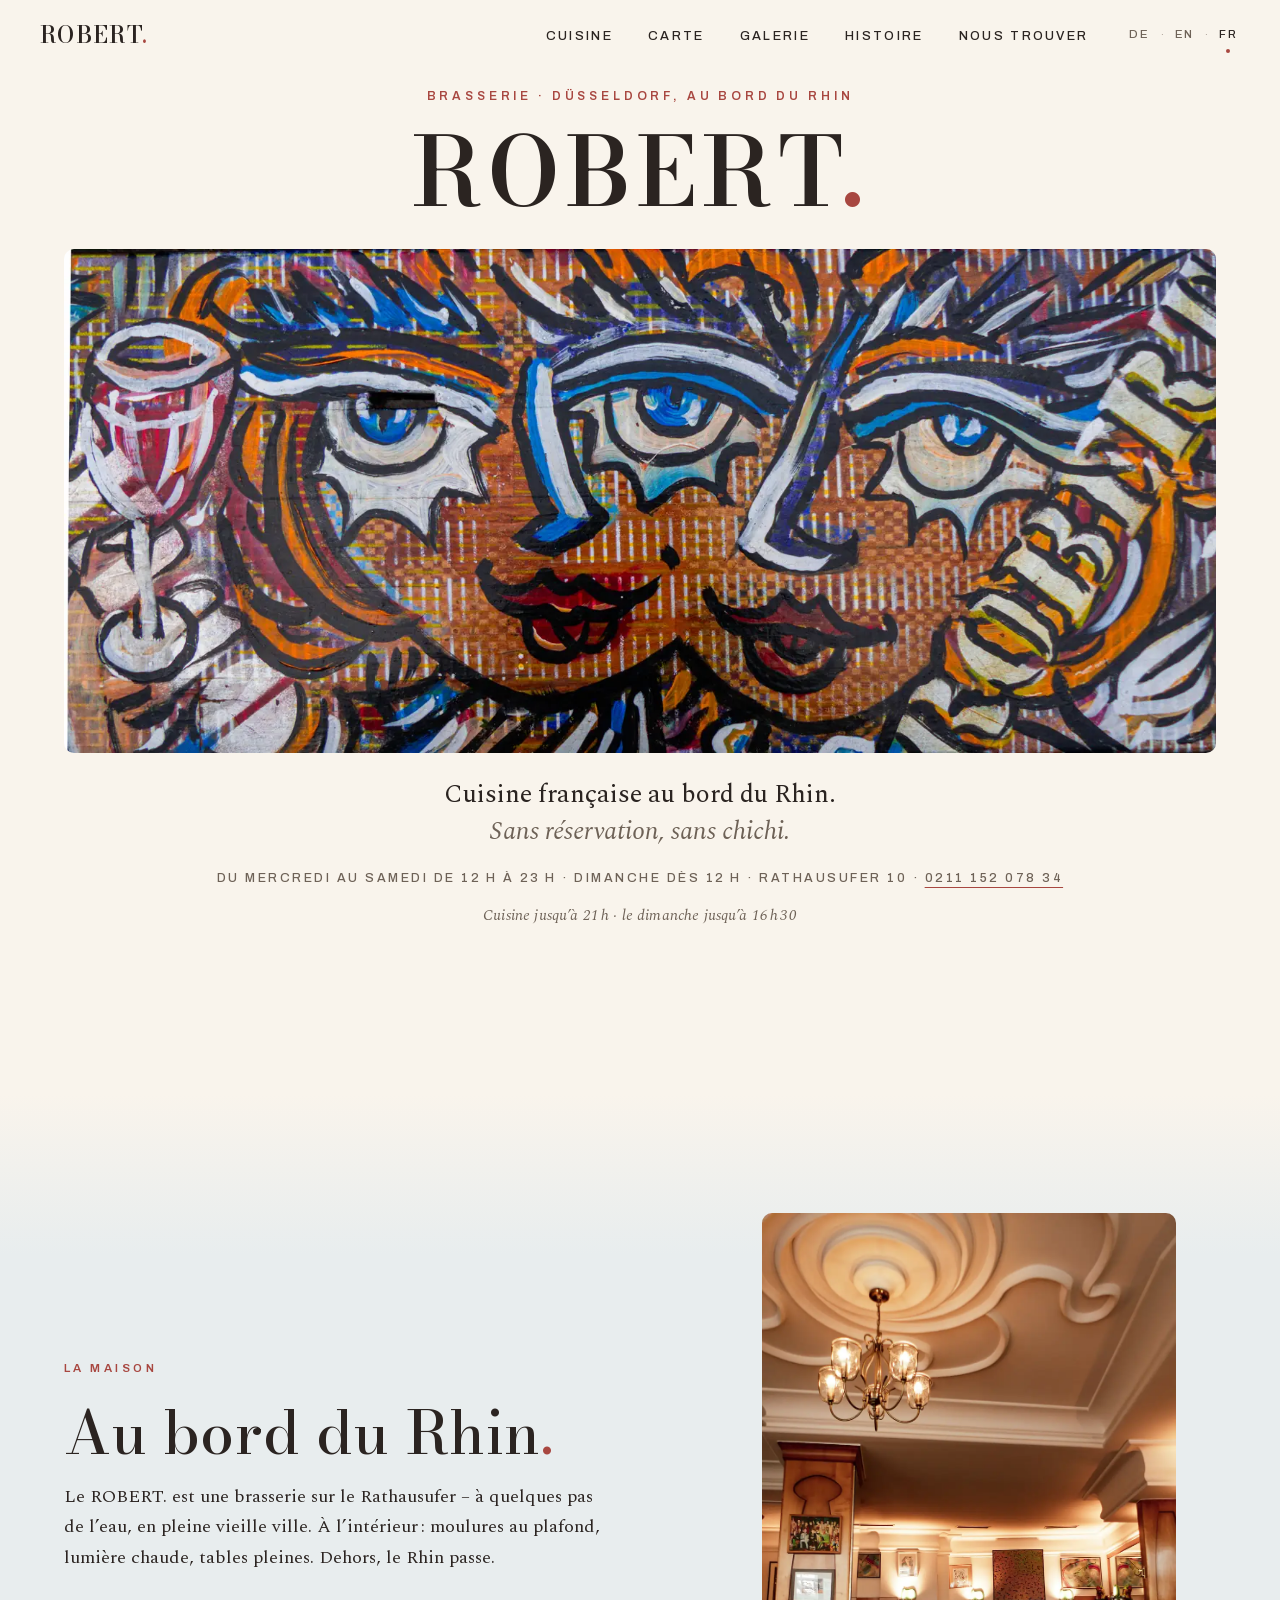
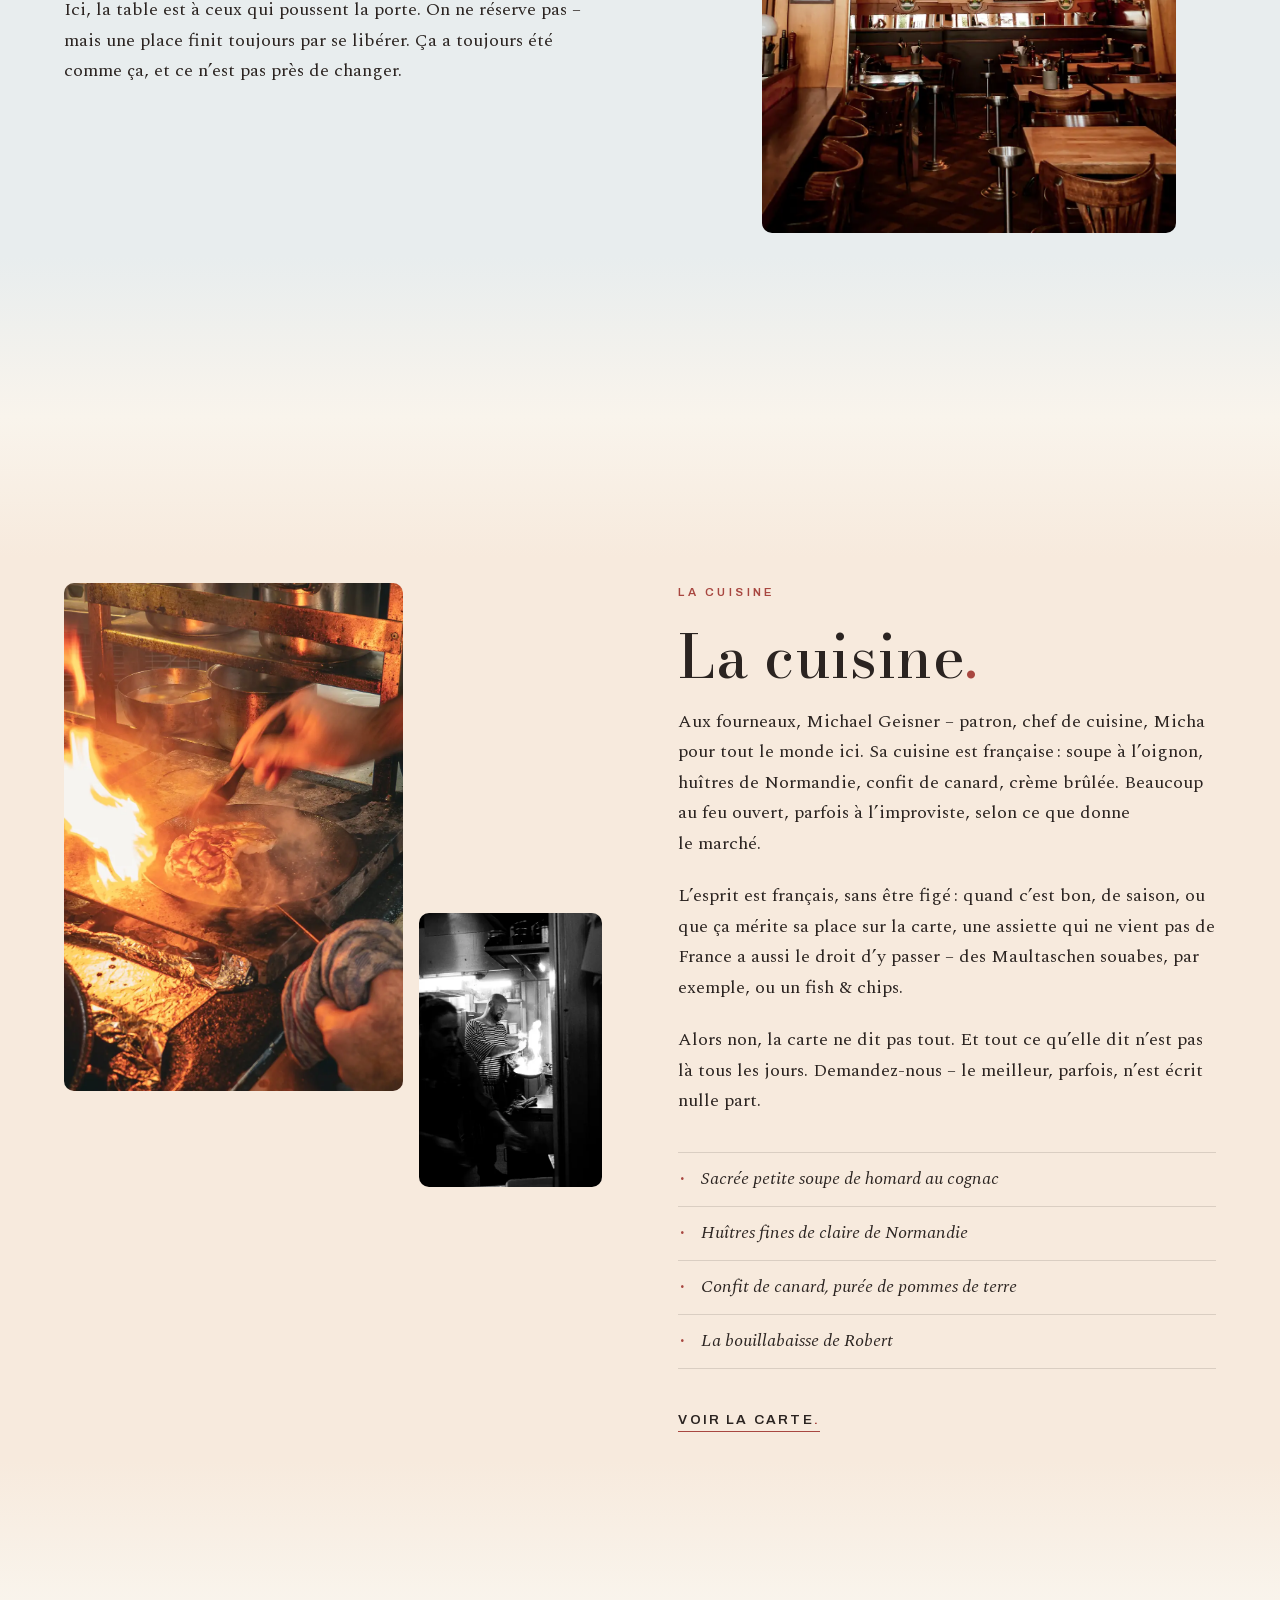
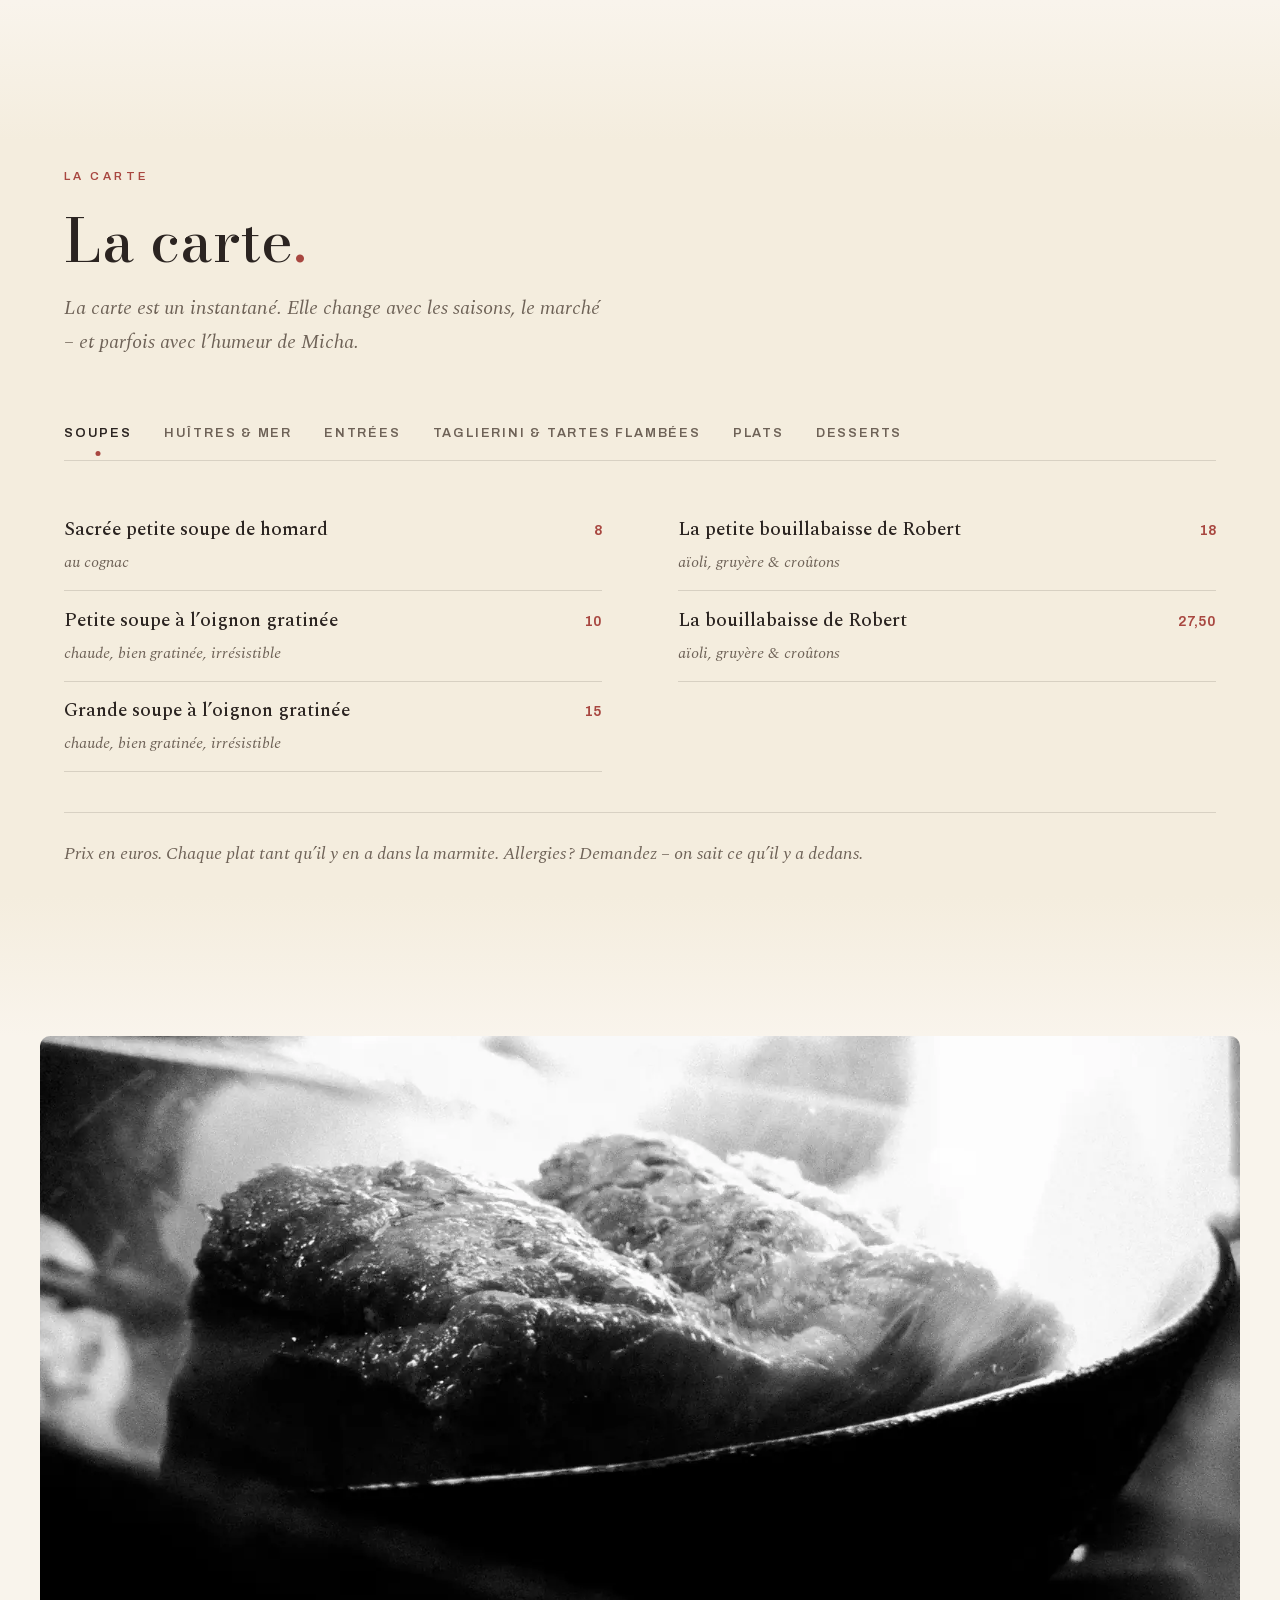
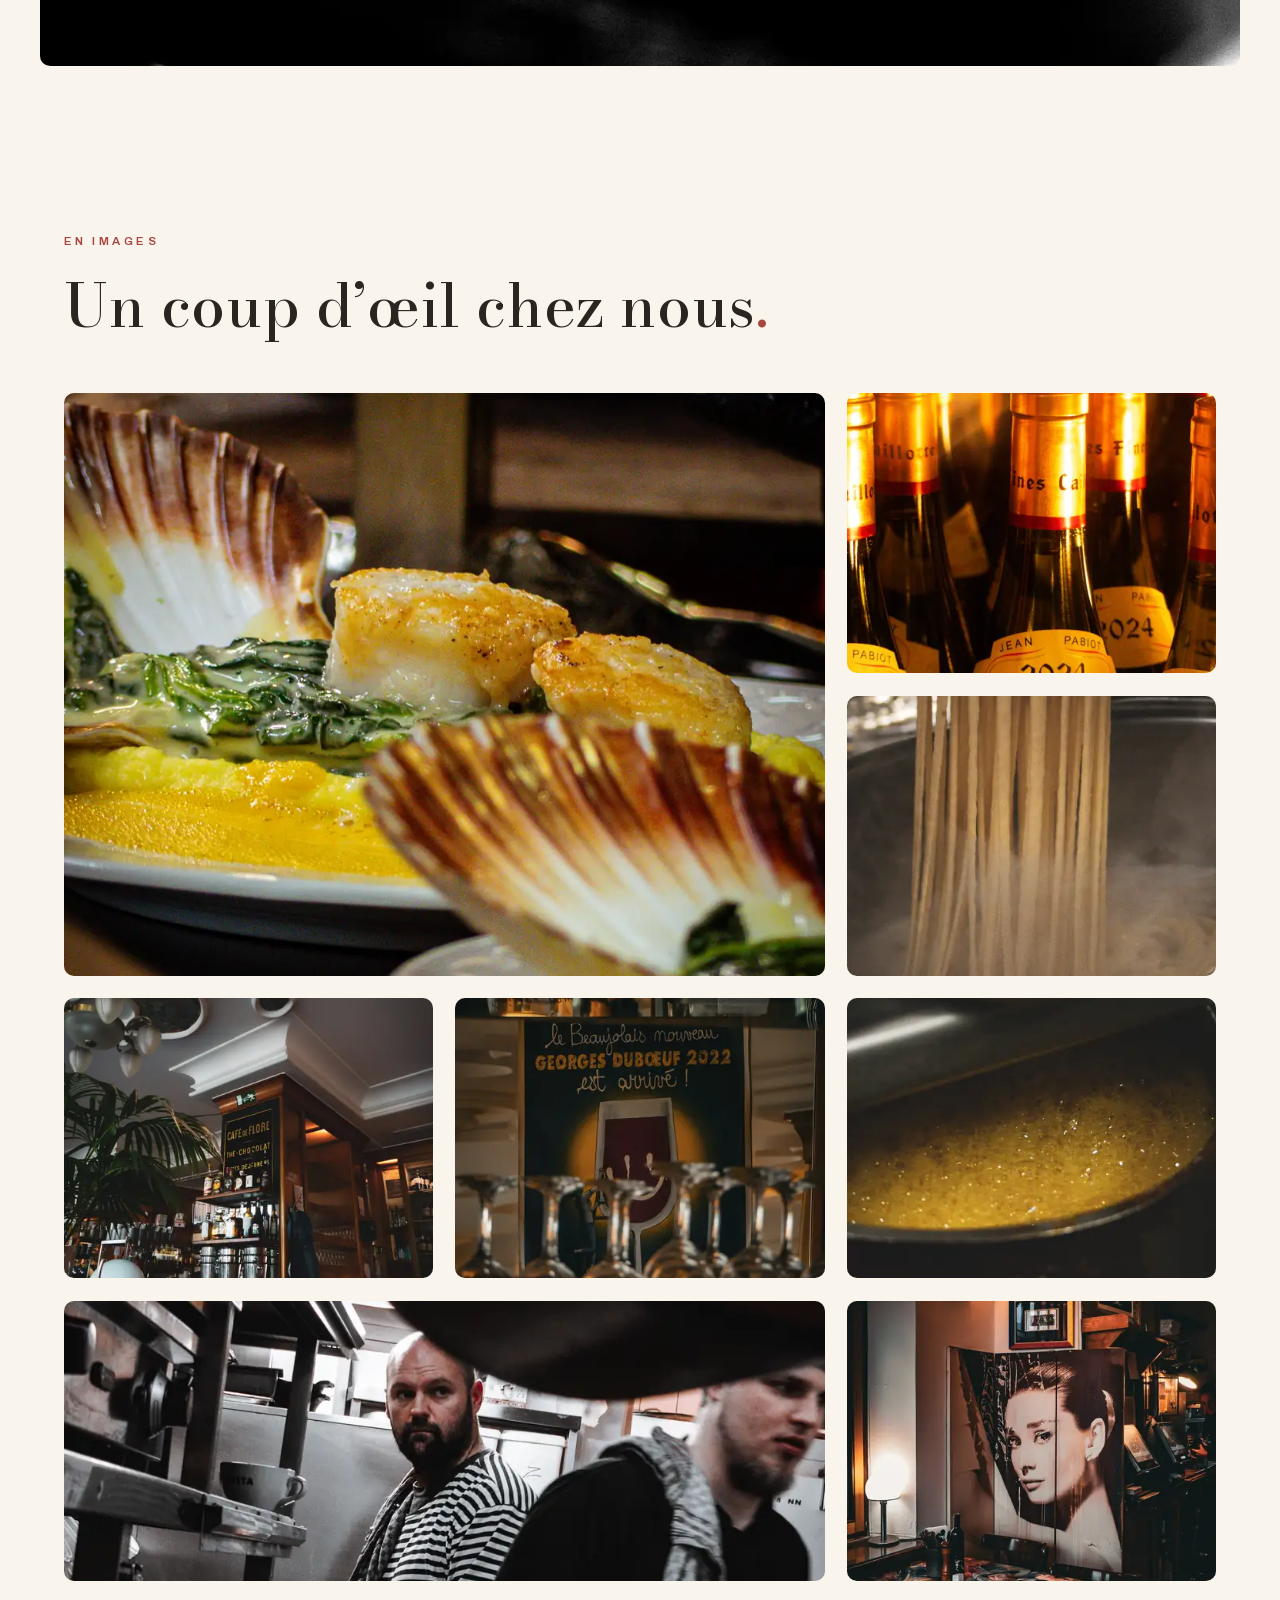
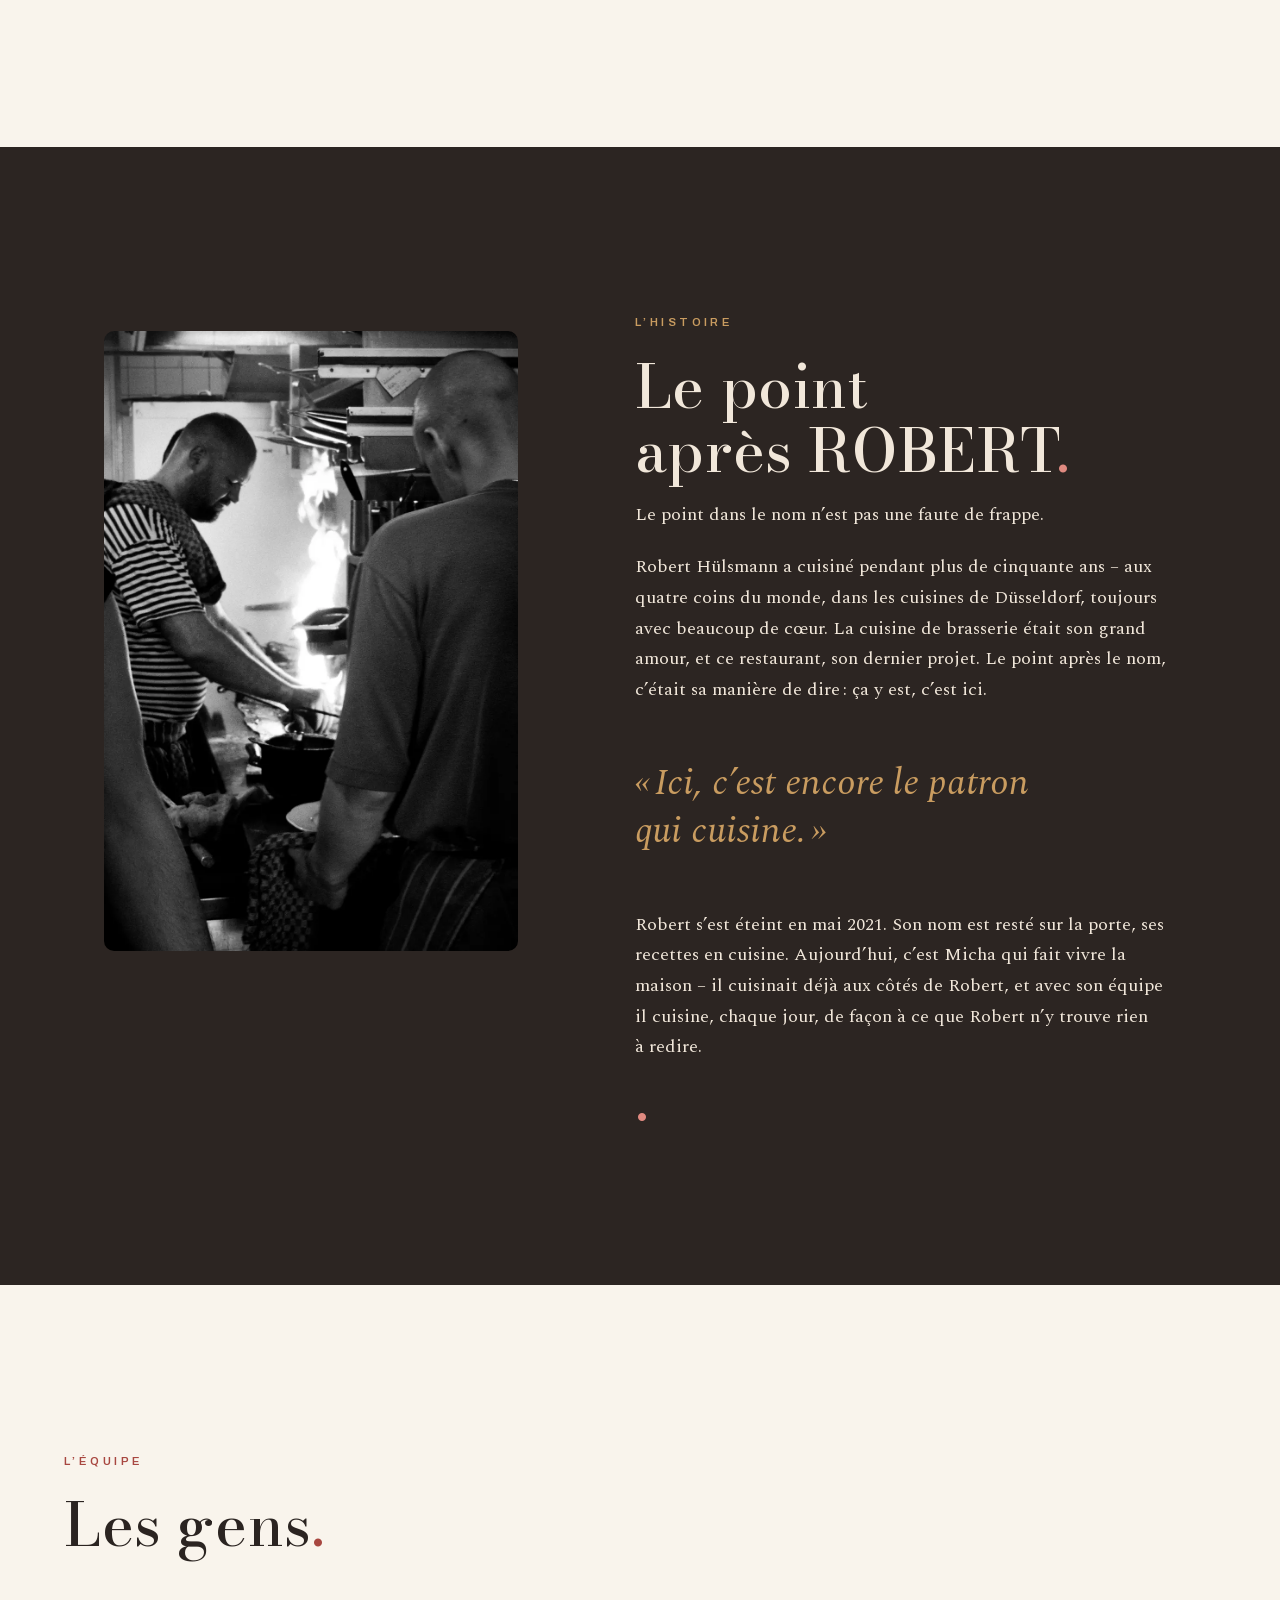
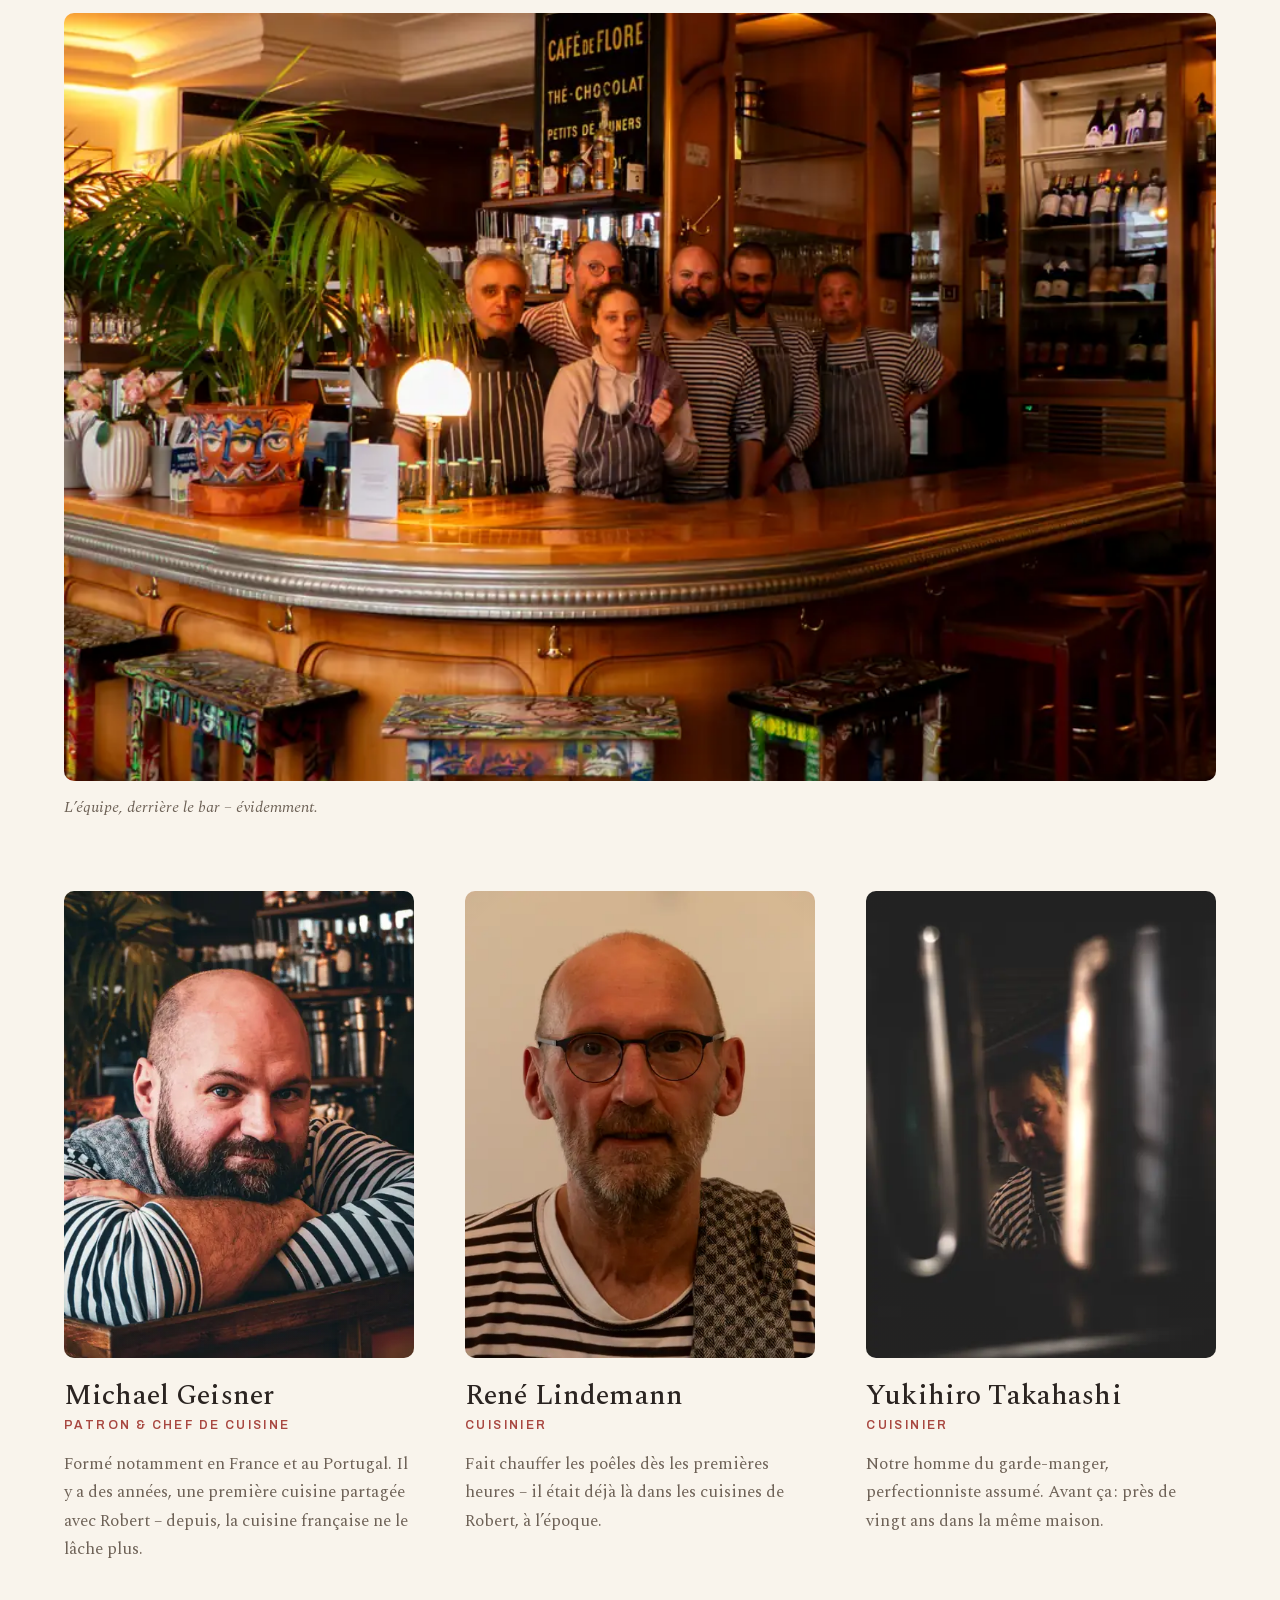
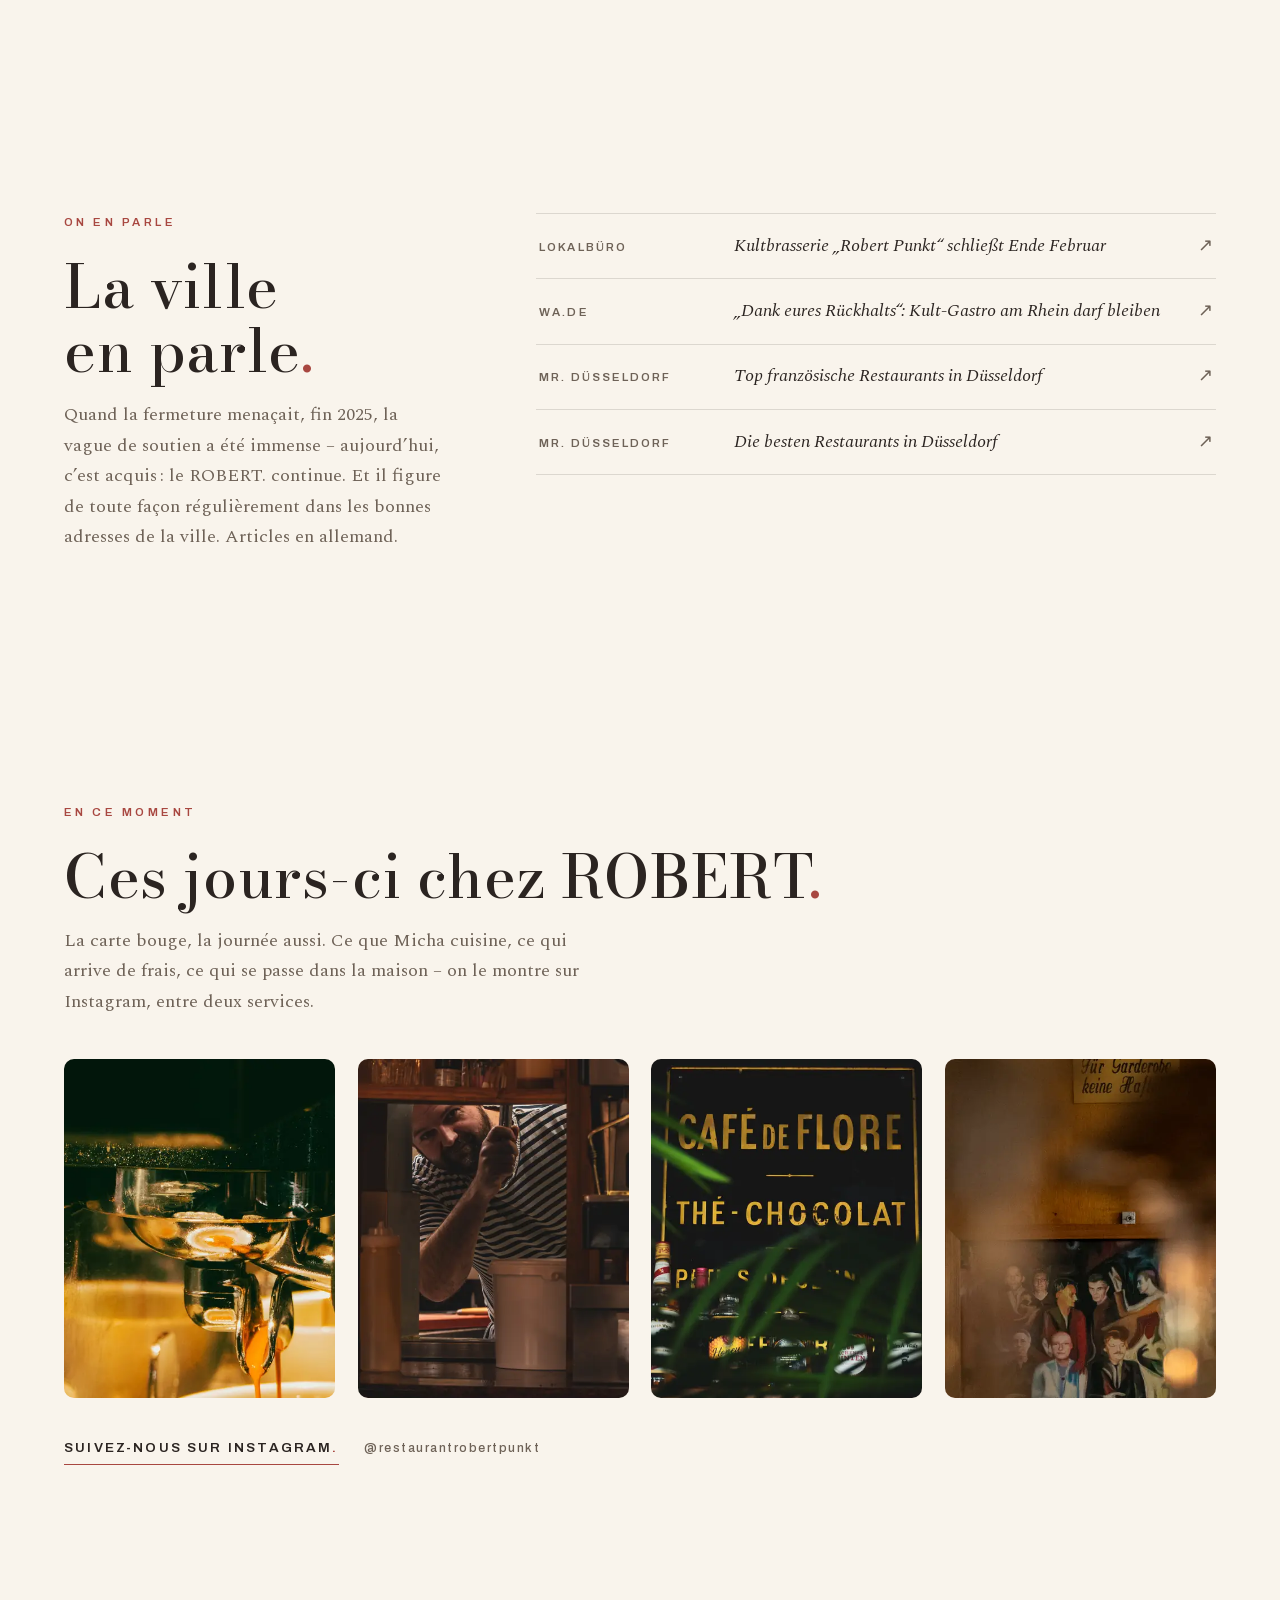
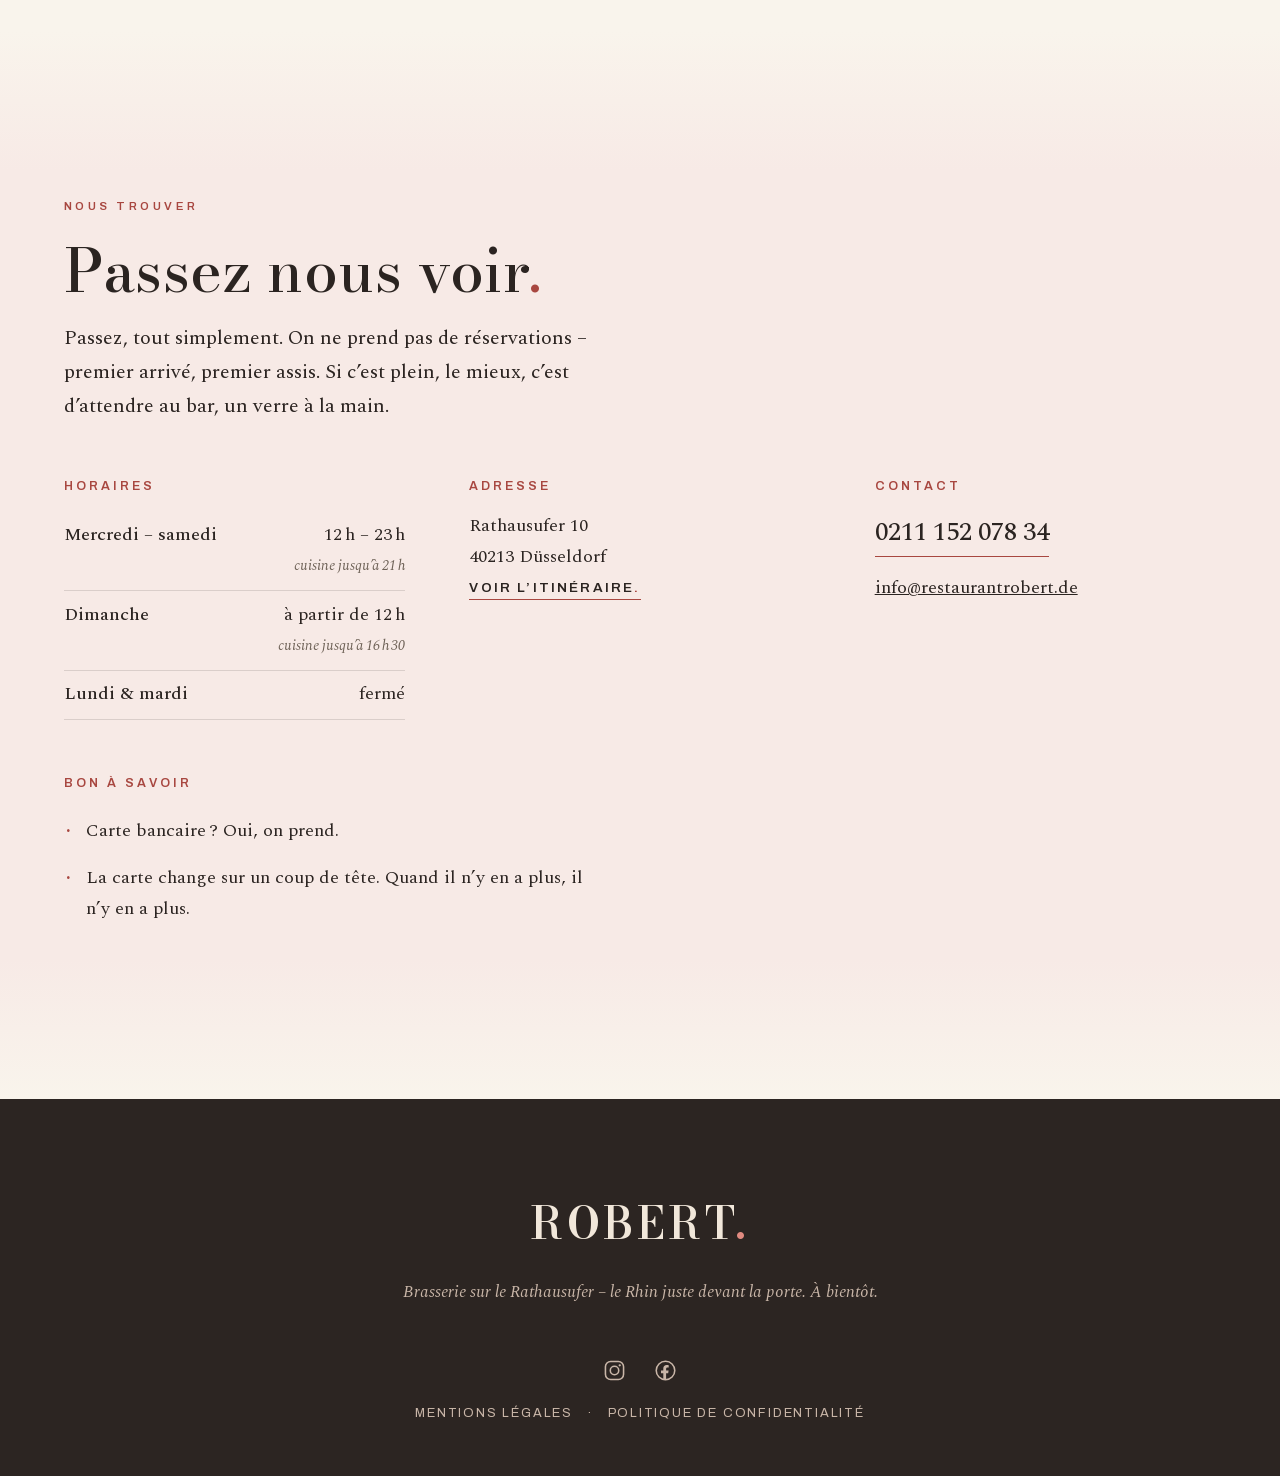
<file: fr.html>
<!DOCTYPE html>
<html lang="fr" class="no-js">
<head>
  <meta charset="UTF-8">
  <meta name="viewport" content="width=device-width, initial-scale=1">
  <title>ROBERT. – Brasserie française au bord du Rhin, Düsseldorf</title>
  <meta name="description" content="Le ROBERT. est une brasserie française sur le Rathausufer, dans la vieille ville de Düsseldorf. Soupe à l’oignon, huîtres, confit de canard – sans réservation, sans chichi. Du mercredi au samedi de 12 h à 23 h, dimanche dès 12 h.">
  <link rel="canonical" href="https://restaurantrobert.de/fr.html">
  <link rel="alternate" hreflang="de" href="https://restaurantrobert.de/">
  <link rel="alternate" hreflang="en" href="https://restaurantrobert.de/en.html">
  <link rel="alternate" hreflang="fr" href="https://restaurantrobert.de/fr.html">
  <link rel="alternate" hreflang="x-default" href="https://restaurantrobert.de/">
  <meta property="og:type" content="restaurant">
  <meta property="og:title" content="ROBERT. – Brasserie française au bord du Rhin">
  <meta property="og:description" content="Cuisine française sur le Rathausufer à Düsseldorf. Sans réservation, sans chichi.">
  <!-- og:url/og:image zeigen auf die aktuell erreichbare Adresse, damit geteilte
       Links eine Vorschau haben. Beim Umzug auf restaurantrobert.de beide umstellen! -->
  <meta property="og:url" content="https://domekuester.github.io/restaurant-robert-redesign/fr.html">
  <meta property="og:image" content="https://domekuester.github.io/restaurant-robert-redesign/assets/photos/optimized/tisch-bemalt-1600.jpg">
  <meta property="og:image:width" content="1600">
  <meta property="og:image:height" content="700">
  <meta property="og:image:alt" content="La table peinte de ROBERT., avec ses visages, son verre de vin et le nom du restaurant">
  <meta property="og:locale" content="fr_FR">
  <meta property="og:locale:alternate" content="de_DE">
  <meta property="og:locale:alternate" content="en_GB">
  <meta name="twitter:card" content="summary_large_image">
  <meta name="twitter:title" content="ROBERT. – Brasserie française au bord du Rhin">
  <meta name="twitter:description" content="Cuisine française sur les quais de Düsseldorf. Sans réservation, sans chichi.">
  <meta name="twitter:image" content="https://domekuester.github.io/restaurant-robert-redesign/assets/photos/optimized/tisch-bemalt-1600.jpg">
  <meta name="twitter:image:alt" content="La table peinte de ROBERT., avec ses visages, son verre de vin et le nom du restaurant">
  <meta name="theme-color" content="#F9F4EC">
  <link rel="apple-touch-icon" href="assets/apple-touch-icon.png">
  <link rel="icon" href="data:image/svg+xml,%3Csvg xmlns='http://www.w3.org/2000/svg' viewBox='0 0 64 64'%3E%3Crect width='64' height='64' fill='%232C2522'/%3E%3Ctext x='32' y='44' font-family='Georgia,serif' font-size='36' fill='%23F1E8DA' text-anchor='middle'%3ER%3C/text%3E%3Ccircle cx='50' cy='42' r='4' fill='%23E08A80'/%3E%3C/svg%3E">
  <link rel="preload" href="assets/fonts/Spectral-400.woff2" as="font" type="font/woff2" crossorigin>
  <link rel="preload" href="assets/fonts/BodoniModa-600.woff2" as="font" type="font/woff2" crossorigin>
  <link rel="preload" href="assets/fonts/Archivo-400.woff2" as="font" type="font/woff2" crossorigin>
  <link rel="stylesheet" href="css/styles.css">
  <script type="application/ld+json">
  {
    "@context": "https://schema.org",
    "@type": "Restaurant",
    "name": "Restaurant ROBERT.",
    "servesCuisine": "Cuisine française",
    "acceptsReservations": false,
    "priceRange": "€€",
    "telephone": "+4921115207834",
    "email": "info@restaurantrobert.de",
    "url": "https://restaurantrobert.de/fr.html",
    "image": "https://restaurantrobert.de/assets/photos/optimized/tisch-bemalt-1600.jpg",
    "sameAs": [
      "https://www.instagram.com/restaurantrobertpunkt",
      "https://www.facebook.com/RestaurantRobertPunkt"
    ],
    "address": {
      "@type": "PostalAddress",
      "streetAddress": "Rathausufer 10",
      "postalCode": "40213",
      "addressLocality": "Düsseldorf",
      "addressCountry": "DE"
    },
    "geo": { "@type": "GeoCoordinates", "latitude": 51.2244, "longitude": 6.7717 },
    "openingHoursSpecification": [
      { "@type": "OpeningHoursSpecification", "dayOfWeek": ["Wednesday","Thursday","Friday","Saturday"], "opens": "12:00", "closes": "23:00" }
    ],
    "paymentAccepted": "Espèces, carte bancaire"
  }
  </script>
</head>
<body>

<a class="skip-link" href="#inhalt">Aller au contenu</a>

<div class="nav-schale" data-menue-label="Menu">
<header class="kopf" id="kopf">
  <a class="kopf-marke" href="#top" aria-label="ROBERT. – retour en haut de page">ROBERT<span class="punkt">.</span></a>
  <div class="kopf-rechts">
    <nav class="kopf-nav" aria-label="Navigation principale">
      <ul>
        <li><a href="#kueche">Cuisine</a></li>
        <li><a href="#karte">Carte</a></li>
        <li><a href="#galerie">Galerie</a></li>
        <li><a href="#geschichte">Histoire</a></li>
        <li><a href="#besuch">Nous trouver</a></li>
      </ul>
    </nav>
    <nav class="sprachen" aria-label="Choisir la langue">
      <a href="index.html" lang="de" hreflang="de">DE</a><span aria-hidden="true">·</span><a href="en.html" lang="en" hreflang="en">EN</a><span aria-hidden="true">·</span><a href="fr.html" aria-current="page">FR</a>
    </nav>
    <button class="nav-knopf" aria-expanded="false" aria-controls="nav-overlay">
      <svg class="nav-loeffel" viewBox="0 0 26 18" aria-hidden="true" focusable="false">
        <g class="nav-loeffel-a"><ellipse cx="4.4" cy="3" rx="3.2" ry="1.25"/><line x1="6.4" y1="3" x2="24.4" y2="3"/></g>
        <g class="nav-loeffel-b"><ellipse cx="4.4" cy="9" rx="3.2" ry="1.25"/><line x1="6.4" y1="9" x2="24.4" y2="9"/></g>
        <g class="nav-loeffel-c"><ellipse cx="21.6" cy="15" rx="3.2" ry="1.25"/><line x1="1.6" y1="15" x2="19.6" y2="15"/></g>
      </svg>
      Menu
    </button>
  </div>
</header>

<!-- Mobiles Navigations-Overlay -->
<div class="nav-overlay" id="nav-overlay" hidden>
  <nav aria-label="Navigation principale mobile">
    <ul>
      <li><a href="#kueche">Cuisine</a></li>
      <li><a href="#karte">Carte</a></li>
      <li><a href="#galerie">Galerie</a></li>
      <li><a href="#geschichte">Histoire</a></li>
      <li><a href="#besuch">Nous trouver</a></li>
    </ul>
  </nav>
  <nav class="sprachen sprachen--overlay" aria-label="Choisir la langue">
    <a href="index.html" lang="de" hreflang="de">DE</a><span aria-hidden="true">·</span><a href="en.html" lang="en" hreflang="en">EN</a><span aria-hidden="true">·</span><a href="fr.html" aria-current="page">FR</a>
  </nav>
  <div class="nav-overlay-info">
    <p><a href="tel:+4921115207834">0211&nbsp;152&nbsp;078&nbsp;34</a></p>
    <p>Du mercredi au samedi de 12&#8239;h à 23&#8239;h · Dimanche dès 12&#8239;h<br><span class="service-fein">Cuisine jusqu’à 21&#8239;h · le dimanche jusqu’à 16&#8239;h&#8239;30</span><br>Rathausufer 10, Düsseldorf</p>
  </div>
</div>
</div>

<main id="inhalt">

  <!-- ===================== HERO: Masthead wie ein Titelblatt ===================== -->
  <section class="hero" id="top" aria-label="ROBERT. – brasserie au bord du Rhin">
    <p class="hero-eyebrow">Brasserie&nbsp;· Düsseldorf, au&nbsp;bord&nbsp;du&nbsp;Rhin</p>
    <h1 class="hero-marke">ROBERT<span class="punkt">.</span></h1>
    <div class="hero-bild">
      <picture>
      <source type="image/webp"
              srcset="assets/photos/optimized/tisch-bemalt-480.webp 480w,
                      assets/photos/optimized/tisch-bemalt-960.webp 960w,
                      assets/photos/optimized/tisch-bemalt-1600.webp 1600w,
                      assets/photos/optimized/tisch-bemalt-2200.webp 2200w"
              sizes="(max-width: 56rem) max(100vw, clamp(641px, 91.46vh, 961px)), (min-width: 76rem) 1152px, 100vw">
      <img
        src="assets/photos/optimized/tisch-bemalt-960.jpg"
        srcset="assets/photos/optimized/tisch-bemalt-480.jpg 480w,
                assets/photos/optimized/tisch-bemalt-960.jpg 960w,
                assets/photos/optimized/tisch-bemalt-1600.jpg 1600w,
                assets/photos/optimized/tisch-bemalt-2200.jpg 2200w"
        sizes="(max-width: 56rem) max(100vw, clamp(641px, 91.46vh, 961px)), (min-width: 76rem) 1152px, 100vw"
        width="3967" height="1735"
        alt="Une table peinte du ROBERT., vue d’en haut : visages colorés, un verre de vin et le mot ROBERT peint"
        fetchpriority="high">
      </picture>
    </div>
    <p class="hero-satz">Cuisine française au bord du Rhin. <em>Sans réservation, sans chichi.</em></p>
    <p class="hero-info">
      <span class="hero-info-zeile">Du mercredi au samedi de 12&#8239;h à 23&#8239;h</span><span class="hero-info-trenner" aria-hidden="true">&nbsp;·&nbsp;</span><span class="hero-info-zeile">Dimanche dès 12&#8239;h</span><span class="hero-info-trenner" aria-hidden="true">&nbsp;·&nbsp;</span><span class="hero-info-zeile">Rathausufer&nbsp;10&nbsp;·&nbsp;<a href="tel:+4921115207834">0211&nbsp;152&nbsp;078&nbsp;34</a></span>
      <span class="service-fein">Cuisine jusqu’à 21&#8239;h · le dimanche jusqu’à 16&#8239;h&#8239;30</span>
    </p>
  </section>

  <!-- ===================== INTRO / AM RHEIN ===================== -->
  <section class="abschnitt rhein" id="rhein">
    <div class="spalten spalten--text-links">
      <div class="spalten-text" data-reveal>
        <p class="eyebrow">La Maison</p>
        <h2>Au bord du Rhin<span class="punkt">.</span></h2>
        <p>
          Le ROBERT. est une brasserie sur le Rathausufer – à quelques pas de
          l’eau, en pleine vieille ville. À l’intérieur&#8239;: moulures au plafond,
          lumière chaude, tables pleines. Dehors, le Rhin passe.
        </p>
        <p>
          Ici, la table est à ceux qui poussent la porte. On ne réserve pas –
          mais une place finit toujours par se libérer. Ça a toujours été
          comme ça, et ce n’est pas près de changer.
        </p>
      </div>
      <figure class="spalten-bild" data-reveal>
        <picture>
        <source type="image/webp"
                srcset="assets/photos/optimized/gastraum-stuck-kronleuchter-480.webp 480w,
                  assets/photos/optimized/gastraum-stuck-kronleuchter-960.webp 960w"
                sizes="(min-width: 900px) 42vw, 100vw">
        <img
          src="assets/photos/optimized/gastraum-stuck-kronleuchter-960.jpg"
          srcset="assets/photos/optimized/gastraum-stuck-kronleuchter-480.jpg 480w,
                  assets/photos/optimized/gastraum-stuck-kronleuchter-960.jpg 960w"
          sizes="(min-width: 900px) 42vw, 100vw"
          width="2579" height="3861" loading="lazy"
          alt="La salle du ROBERT. : plafond mouluré avec lustre, boiseries sombres, tables en bois dressées sous une lumière chaude">
        </picture>
      </figure>
    </div>
  </section>

  <!-- ===================== KÜCHE ===================== -->
  <section class="abschnitt kueche" id="kueche">
    <div class="spalten spalten--bild-links">
      <div class="kueche-bilder" data-reveal>
        <figure class="kueche-bild-gross">
          <picture>
          <source type="image/webp"
                  srcset="assets/photos/optimized/kueche-feuer-480.webp 480w,
                    assets/photos/optimized/kueche-feuer-960.webp 960w"
                  sizes="(min-width: 900px) 40vw, 100vw">
          <img
            src="assets/photos/optimized/kueche-feuer-960.jpg"
            srcset="assets/photos/optimized/kueche-feuer-480.jpg 480w,
                    assets/photos/optimized/kueche-feuer-960.jpg 960w"
            sizes="(min-width: 900px) 40vw, 100vw"
            width="2672" height="4000" loading="lazy"
            alt="Feu ouvert en cuisine : une main retourne la viande dans la poêle, les flammes montent haut">
          </picture>
        </figure>
        <figure class="kueche-bild-klein">
          <picture>
          <source type="image/webp"
                  srcset="assets/photos/optimized/kueche-flambe-sw-480.webp 480w,
                    assets/photos/optimized/kueche-flambe-sw-960.webp 960w"
                  sizes="(min-width: 900px) 20vw, 45vw">
          <img
            src="assets/photos/optimized/kueche-flambe-sw-480.jpg"
            srcset="assets/photos/optimized/kueche-flambe-sw-480.jpg 480w,
                    assets/photos/optimized/kueche-flambe-sw-960.jpg 960w"
            sizes="(min-width: 900px) 20vw, 45vw"
            width="2672" height="4000" loading="lazy"
            alt="Noir et blanc : Michael flambe dans la cuisine étroite, la flamme jaillit de la poêle">
          </picture>
        </figure>
      </div>
      <div class="spalten-text" data-reveal>
        <p class="eyebrow">La Cuisine</p>
        <h2>La cuisine<span class="punkt">.</span></h2>
        <p>
          Aux fourneaux, Michael Geisner – patron, chef de cuisine, Micha
          pour tout le monde ici. Sa cuisine est française&#8239;: soupe à l’oignon,
          huîtres de Normandie, confit de canard, crème brûlée. Beaucoup au
          feu ouvert, parfois à l’improviste, selon ce que donne le marché.
        </p>
        <p>
          L’esprit est français, sans être figé&#8239;: quand c’est bon, de saison,
          ou que ça mérite sa place sur la carte, une assiette qui ne vient
          pas de France a aussi le droit d’y passer – des Maultaschen souabes,
          par exemple, ou un fish &amp; chips.
        </p>
        <p>
          Alors non, la carte ne dit pas tout. Et tout ce qu’elle dit n’est pas
          là tous les jours. Demandez-nous – le meilleur, parfois, n’est écrit
          nulle part.
        </p>
        <ul class="kueche-klassiker">
          <li>Sacrée petite soupe de homard au cognac</li>
          <li>Huîtres fines de claire de Normandie</li>
          <li>Confit de canard, purée de pommes de terre</li>
          <li>La bouillabaisse de Robert</li>
        </ul>
        <a class="textlink" href="#karte">Voir la carte<span class="punkt">.</span></a>
      </div>
    </div>
  </section>

  <!-- ===================== SPEISEKARTE ===================== -->
  <!-- Gerichte und Preise: Stand restaurantrobert.de, Juli 2026 – vor Livegang gegenprüfen. -->
  <section class="abschnitt karte" id="karte">
    <div class="karte-innen">
      <header class="karte-kopf" data-reveal>
        <p class="eyebrow">La Carte</p>
        <h2>La carte<span class="punkt">.</span></h2>
        <p class="karte-einleitung">
          La carte est un instantané. Elle change avec les saisons, le marché –
          et parfois avec l’humeur de Micha.
        </p>
      </header>

      <nav class="karte-tabs" aria-label="Catégories de la carte">
        <button aria-expanded="true" aria-controls="panel-suppen" data-panel="suppen">Soupes</button>
        <button aria-expanded="false" aria-controls="panel-meer" data-panel="meer">Huîtres &amp; mer</button>
        <button aria-expanded="false" aria-controls="panel-vorspeisen" data-panel="vorspeisen">Entrées</button>
        <button aria-expanded="false" aria-controls="panel-taglierini" data-panel="taglierini">Taglierini &amp; tartes flambées</button>
        <button aria-expanded="false" aria-controls="panel-hauptgerichte" data-panel="hauptgerichte">Plats</button>
        <button aria-expanded="false" aria-controls="panel-dessert" data-panel="dessert">Desserts</button>
        <span class="karte-punkt" aria-hidden="true"></span>
      </nav>

      <div class="karte-panels">

        <section class="karte-panel ist-aktiv" id="panel-suppen" aria-label="Soupes">
          <h3 class="karte-panel-titel">Soupes</h3>
          <ul class="karte-liste">
            <li class="gericht">
              <p class="gericht-kopf"><span class="gericht-name">Sacrée petite soupe de homard</span><span class="gericht-preis">8</span></p>
              <p class="gericht-info">au cognac</p>
            </li>
            <li class="gericht">
              <p class="gericht-kopf"><span class="gericht-name">Petite soupe à l’oignon gratinée</span><span class="gericht-preis">10</span></p>
              <p class="gericht-info">chaude, bien gratinée, irrésistible</p>
            </li>
            <li class="gericht">
              <p class="gericht-kopf"><span class="gericht-name">Grande soupe à l’oignon gratinée</span><span class="gericht-preis">15</span></p>
              <p class="gericht-info">chaude, bien gratinée, irrésistible</p>
            </li>
            <li class="gericht">
              <p class="gericht-kopf"><span class="gericht-name">La petite bouillabaisse de Robert</span><span class="gericht-preis">18</span></p>
              <p class="gericht-info">aïoli, gruyère &amp; croûtons</p>
            </li>
            <li class="gericht">
              <p class="gericht-kopf"><span class="gericht-name">La bouillabaisse de Robert</span><span class="gericht-preis">27,50</span></p>
              <p class="gericht-info">aïoli, gruyère &amp; croûtons</p>
            </li>
          </ul>
        </section>

        <section class="karte-panel" id="panel-meer" aria-label="Huîtres et fruits de mer">
          <h3 class="karte-panel-titel">Huîtres &amp; mer</h3>
          <ul class="karte-liste">
            <li class="gericht">
              <p class="gericht-kopf"><span class="gericht-name">6 huîtres fines de claire</span><span class="gericht-preis">26</span></p>
              <p class="gericht-info">de Normandie</p>
            </li>
            <li class="gericht">
              <p class="gericht-kopf"><span class="gericht-name">2 huîtres fines de claire</span><span class="gericht-preis">12</span></p>
              <p class="gericht-info">gratinées à la Rockefeller</p>
            </li>
            <li class="gericht">
              <p class="gericht-kopf"><span class="gericht-name">8 bulots</span><span class="gericht-preis">14,50</span></p>
              <p class="gericht-info">aïoli et pain noir</p>
            </li>
            <li class="gericht">
              <p class="gericht-kopf"><span class="gericht-name">Crevettes roses</span><span class="gericht-preis">16,50</span></p>
              <p class="gericht-info">mayonnaise et petite salade</p>
            </li>
            <li class="gericht">
              <p class="gericht-kopf"><span class="gericht-name">Tourteau de Bretagne</span><span class="gericht-preis">20</span></p>
              <p class="gericht-info">mayonnaise maison</p>
            </li>
            <li class="gericht">
              <p class="gericht-kopf"><span class="gericht-name">Plateau fruits de mer</span><span class="gericht-preis">34</span></p>
              <p class="gericht-info">3 huîtres, crevettes roses, bulots et tourteau</p>
            </li>
            <li class="gericht">
              <p class="gericht-kopf"><span class="gericht-name">Petite marmite de moules</span><span class="gericht-preis">14</span></p>
              <p class="gericht-info">bouillon coco-curry, légumes croquants au wok</p>
            </li>
            <li class="gericht">
              <p class="gericht-kopf"><span class="gericht-name">Croquettes de Belgique</span><span class="gericht-preis">17</span></p>
              <p class="gericht-info">poulpe, gruyère, salade, crevettes grises de Büsum, sauce cocktail</p>
            </li>
            <li class="gericht">
              <p class="gericht-kopf"><span class="gericht-name">Salade de raie</span><span class="gericht-preis">17</span></p>
              <p class="gericht-info">hop, dans l’avocat – salade et câpres</p>
            </li>
            <li class="gericht">
              <p class="gericht-kopf"><span class="gericht-name">Carpaccio de saumon mariné</span><span class="gericht-preis">18,50</span></p>
              <p class="gericht-info">coquilles Saint-Jacques, petite salade, sauce à l’estragon</p>
            </li>
            <li class="gericht">
              <p class="gericht-kopf"><span class="gericht-name">Poulpe grillé</span><span class="gericht-preis">18,50</span></p>
              <p class="gericht-info">salade fraîche orange-fenouil, avocat</p>
            </li>
            <li class="gericht">
              <p class="gericht-kopf"><span class="gericht-name">Tataki de thon au sésame</span><span class="gericht-preis">19</span></p>
              <p class="gericht-info">salade topinambour-carotte, sauce teriyaki</p>
            </li>
          </ul>
        </section>

        <section class="karte-panel" id="panel-vorspeisen" aria-label="Entrées et salades">
          <h3 class="karte-panel-titel">Entrées &amp; salades</h3>
          <ul class="karte-liste">
            <li class="gericht">
              <p class="gericht-kopf"><span class="gericht-name">Vitello tonnato</span><span class="gericht-preis">17</span></p>
              <p class="gericht-info">fines tranches de veau, sauce au thon, câpres</p>
            </li>
            <li class="gericht">
              <p class="gericht-kopf"><span class="gericht-name">Chèvre gratiné</span><span class="gericht-preis">14,50</span></p>
              <p class="gericht-info">sirop d’érable, salade d’orge perlé, vinaigrette au curcuma</p>
            </li>
            <li class="gericht">
              <p class="gericht-kopf"><span class="gericht-name">Steak américain de veau</span><span class="gericht-preis">16,50</span></p>
              <p class="gericht-info">cru, préparé comme en Belgique, frites et cornichons</p>
            </li>
            <li class="gericht">
              <p class="gericht-kopf"><span class="gericht-name">Salade landaise</span><span class="gericht-preis">28</span></p>
              <p class="gericht-info">magret, gésiers, confit, lardons</p>
            </li>
            <li class="gericht">
              <p class="gericht-kopf"><span class="gericht-name">Terrine tiède de saumon sauvage (Label Rouge)</span><span class="gericht-preis">19</span></p>
              <p class="gericht-info">raifort aux airelles, frisée</p>
            </li>
            <li class="gericht">
              <p class="gericht-kopf"><span class="gericht-name">Terrine de tête de veau</span><span class="gericht-preis">15</span></p>
              <p class="gericht-info">servie tiède, câpres et sauce gribiche</p>
            </li>
            <li class="gericht">
              <p class="gericht-kopf"><span class="gericht-name">Pâté de foie de veau, fait avec amour</span><span class="gericht-preis">14</span></p>
              <p class="gericht-info">noix, cornichons, salade aux lardons</p>
            </li>
            <li class="gericht">
              <p class="gericht-kopf"><span class="gericht-name">Noix de ris de veau, juste poêlées</span><span class="gericht-preis">18</span></p>
              <p class="gericht-info">salade aux noix, vinaigrette bien relevée</p>
            </li>
            <li class="gericht">
              <p class="gericht-kopf"><span class="gericht-name">Os à moelle gratiné</span><span class="gericht-preis">17</span></p>
              <p class="gericht-info">champignons des bois, jus corsé</p>
            </li>
            <li class="gericht">
              <p class="gericht-kopf"><span class="gericht-name">Gésiers de canard confits</span><span class="gericht-preis">15,50</span></p>
              <p class="gericht-info">lentilles beluga, salade mêlée &amp; lardons</p>
            </li>
            <li class="gericht">
              <p class="gericht-kopf"><span class="gericht-name">Chou frisé gratiné</span><span class="gericht-preis">16</span></p>
              <p class="gericht-info">champignons des bois à la crème, paille de céleri, parmesan et truffe</p>
            </li>
          </ul>
        </section>

        <section class="karte-panel" id="panel-taglierini" aria-label="Taglierini et tartes flambées">
          <h3 class="karte-panel-titel">Taglierini &amp; tartes flambées</h3>
          <ul class="karte-liste">
            <li class="gericht">
              <p class="gericht-kopf"><span class="gericht-name">Knöpfli au fromage de montagne et au safran, «&#8239;style alpin&#8239;»</span><span class="gericht-preis">18,50</span></p>
              <p class="gericht-info">faits main, oignons fondants, salade</p>
            </li>
            <li class="gericht">
              <p class="gericht-kopf"><span class="gericht-name">Taglierini, vongole &amp; moules</span><span class="gericht-preis">28</span></p>
              <p class="gericht-info">sauce homard, langoustine et gambas rouge</p>
            </li>
            <li class="gericht">
              <p class="gericht-kopf"><span class="gericht-name">Taglierini aux champignons à la crème</span><span class="gericht-preis">18</span></p>
              <p class="gericht-info">et légumes</p>
            </li>
            <li class="gericht">
              <p class="gericht-kopf"><span class="gericht-name">Taglierini au saumon mariné maison</span><span class="gericht-preis">18</span></p>
              <p class="gericht-info">et légumes</p>
            </li>
            <li class="gericht">
              <p class="gericht-kopf"><span class="gericht-name">Tarte flambée au chèvre</span><span class="gericht-preis">15</span></p>
              <p class="gericht-info">oignons et prunes</p>
            </li>
            <li class="gericht">
              <p class="gericht-kopf"><span class="gericht-name">Tarte flambée au saumon mariné</span><span class="gericht-preis">15</span></p>
              <p class="gericht-info">et légumes</p>
            </li>
          </ul>
        </section>

        <section class="karte-panel" id="panel-hauptgerichte" aria-label="Plats">
          <h3 class="karte-panel-titel">Plats</h3>
          <ul class="karte-liste">
            <li class="gericht">
              <p class="gericht-kopf"><span class="gericht-name">Confit de canard</span><span class="gericht-preis">36,50</span></p>
              <p class="gericht-info">purée de pommes de terre, chou rouge, marrons et jus</p>
            </li>
            <li class="gericht">
              <p class="gericht-kopf"><span class="gericht-name">Foie de veau «&#8239;à la berlinoise&#8239;»</span><span class="gericht-preis">21</span></p>
              <p class="gericht-info">purée au beurre, pommes au calvados, oignons</p>
            </li>
            <li class="gericht">
              <p class="gericht-kopf"><span class="gericht-name">Chou kale à la westphalienne</span><span class="gericht-preis">20</span></p>
              <p class="gericht-info">pommes de terre, légumes racines, Mettwurst et lardons</p>
            </li>
            <li class="gericht">
              <p class="gericht-kopf"><span class="gericht-name">Maultaschen faites main</span><span class="gericht-preis">18,50</span></p>
              <p class="gericht-info">sautées au beurre, champignons, purée de céleri</p>
            </li>
            <li class="gericht">
              <p class="gericht-kopf"><span class="gericht-name">Trois suprêmes de caille poêlés</span><span class="gericht-preis">24</span></p>
              <p class="gericht-info">salsifis et purée</p>
            </li>
            <li class="gericht">
              <p class="gericht-kopf"><span class="gericht-name">La marmite de moules classique de Robert</span><span class="gericht-preis">28</span></p>
              <p class="gericht-info">fumet de poisson, légumes racines parfumés &amp; frites</p>
            </li>
            <li class="gericht">
              <p class="gericht-kopf"><span class="gericht-name">Cordon bleu de veau</span><span class="gericht-preis">36</span></p>
              <p class="gericht-info">gruyère truffé, épinards, gratin &amp; beurre café de Paris</p>
            </li>
            <li class="gericht">
              <p class="gericht-kopf"><span class="gericht-name">Lotte au poivre</span><span class="gericht-preis">30</span></p>
              <p class="gericht-info">poêlée de champignons, purée, beurre blanc au citron</p>
            </li>
            <li class="gericht">
              <p class="gericht-kopf"><span class="gericht-name">Cabillaud poêlé</span><span class="gericht-preis">28</span></p>
              <p class="gericht-info">chou pointu à la moutarde, purée au beurre</p>
            </li>
            <li class="gericht">
              <p class="gericht-kopf"><span class="gericht-name">Noix de Saint-Jacques</span><span class="gericht-preis">28</span></p>
              <p class="gericht-info">épinards à la crème, écrasé de pommes de terre, sauce homard</p>
            </li>
            <li class="gericht">
              <p class="gericht-kopf"><span class="gericht-name">Saumon en croûte d’herbes</span><span class="gericht-preis">27,50</span></p>
              <p class="gericht-info">risotto au chou frisé, légumes, beurre blanc au citron</p>
            </li>
            <li class="gericht">
              <p class="gericht-kopf"><span class="gericht-name">Calamars poêlés</span><span class="gericht-preis">23</span></p>
              <p class="gericht-info">purée de haricots noirs relevée, épinards</p>
            </li>
            <li class="gericht">
              <p class="gericht-kopf"><span class="gericht-name">Fish &amp; chips de sébaste</span><span class="gericht-preis">24</span></p>
              <p class="gericht-info">comme à Brighton&#8239;: frites, sauce HP, salade de concombre</p>
            </li>
            <li class="gericht">
              <p class="gericht-kopf"><span class="gericht-name">Travers de porc cuits douze heures</span><span class="gericht-preis">21</span></p>
              <p class="gericht-info">sensationnels – coleslaw et frites</p>
            </li>
            <li class="gericht">
              <p class="gericht-kopf"><span class="gericht-name">Poitrine de porc glacée</span><span class="gericht-preis">19</span></p>
              <p class="gericht-info">coquille Saint-Jacques, gambas, purée de haricots noirs, salade</p>
            </li>
            <li class="gericht">
              <p class="gericht-kopf"><span class="gericht-name">Joues de veau à la René</span><span class="gericht-preis">24</span></p>
              <p class="gericht-info">braisées au madère, salade de pommes de terre tiède</p>
            </li>
            <li class="gericht">
              <p class="gericht-kopf"><span class="gericht-name">Tafelspitz de veau</span><span class="gericht-preis">19</span></p>
              <p class="gericht-info">dans son bouillon, compote de pommes, purée et chou frisé à la crème</p>
            </li>
            <li class="gericht">
              <p class="gericht-kopf"><span class="gericht-name">Gigot d’agneau à la provençale</span><span class="gericht-preis">20</span></p>
              <p class="gericht-info">herbes, flageolets, épinards et gratin</p>
            </li>
            <li class="gericht">
              <p class="gericht-kopf"><span class="gericht-name">Carré ibérique au cumin</span><span class="gericht-preis">25,50</span></p>
              <p class="gericht-info">gratin au fromage de montagne, chou pointu à la moutarde, jus</p>
            </li>
            <li class="gericht">
              <p class="gericht-kopf"><span class="gericht-name">Entrecôte d’Argentine</span><span class="gericht-preis">36,50</span></p>
              <p class="gericht-info">os à moelle rôti, flageolets, épinards, gratin et jus</p>
            </li>
            <li class="gericht">
              <p class="gericht-kopf"><span class="gericht-name">Magret de canard «&#8239;tradition&#8239;»</span><span class="gericht-preis">23</span></p>
              <p class="gericht-info">écrasé de chou rouge, sauce nougat relevée</p>
            </li>
            <li class="gericht">
              <p class="gericht-kopf"><span class="gericht-name">Suprême de poulet Kikok</span><span class="gericht-preis">18,50</span></p>
              <p class="gericht-info">sirop d’érable, abricots, aligot – purée au fromage bien réconfortante</p>
            </li>
            <li class="gericht">
              <p class="gericht-kopf"><span class="gericht-name">La currywurst «&#8239;Rêve&#8239;» de René</span><span class="gericht-preis">15</span></p>
              <p class="gericht-info">frites et salade de concombre</p>
            </li>
          </ul>
        </section>

        <section class="karte-panel" id="panel-dessert" aria-label="Desserts">
          <h3 class="karte-panel-titel">Desserts</h3>
          <ul class="karte-liste">
            <li class="gericht">
              <p class="gericht-kopf"><span class="gericht-name">Tarte aux pommes à la française</span><span class="gericht-preis">8,50</span></p>
              <p class="gericht-info">glace vanille et fruits rouges</p>
            </li>
            <li class="gericht">
              <p class="gericht-kopf"><span class="gericht-name">Mousse au chocolat</span><span class="gericht-preis">6</span></p>
              <p class="gericht-info">sauce caramel</p>
            </li>
            <li class="gericht">
              <p class="gericht-kopf"><span class="gericht-name">Le plus fin petit pot de vanille de France</span><span class="gericht-preis">7,50</span></p>
              <p class="gericht-info">caramélisé</p>
            </li>
            <li class="gericht">
              <p class="gericht-kopf"><span class="gericht-name">Rêve de framboises</span><span class="gericht-preis">8,50</span></p>
              <p class="gericht-info">glace vanille &amp; crème pâtissière gratinée</p>
            </li>
            <li class="gericht">
              <p class="gericht-kopf"><span class="gericht-name">Le tiramisu de Yuki, miam miam</span><span class="gericht-preis">8,50</span></p>
              <p class="gericht-info">glace mandarine</p>
            </li>
            <li class="gericht">
              <p class="gericht-kopf"><span class="gericht-name">Sorbet pamplemousse-campari</span><span class="gericht-preis">10,50</span></p>
              <p class="gericht-info">généreusement arrosé de crémant</p>
            </li>
            <li class="gericht">
              <p class="gericht-kopf"><span class="gericht-name">Parfait aux fruits de la passion</span><span class="gericht-preis">7,50</span></p>
              <p class="gericht-info">fruits rouges et coulis de fraise</p>
            </li>
            <li class="gericht">
              <p class="gericht-kopf"><span class="gericht-name">Moelleux au chocolat tiède</span><span class="gericht-preis">8,50</span></p>
              <p class="gericht-info">glace vanille et fruits rouges</p>
            </li>
          </ul>
        </section>

      </div>

      <p class="karte-fussnote">
        Prix en euros. Chaque plat tant qu’il y en a dans la marmite.
        Allergies&#8239;? Demandez – on sait ce qu’il y a dedans.
      </p>
    </div>
  </section>

  <!-- Vollbreites Zwischenbild: die Küche antwortet auf die Karte -->
  <figure class="zwischenbild">
    <picture>
    <source type="image/webp"
            srcset="assets/photos/optimized/kueche-fleisch-sw-480.webp 480w,
                    assets/photos/optimized/kueche-fleisch-sw-960.webp 960w,
                    assets/photos/optimized/kueche-fleisch-sw-1600.webp 1600w"
            sizes="100vw">
    <img src="assets/photos/optimized/kueche-fleisch-sw-960.jpg"
         srcset="assets/photos/optimized/kueche-fleisch-sw-480.jpg 480w,
                 assets/photos/optimized/kueche-fleisch-sw-960.jpg 960w,
                 assets/photos/optimized/kueche-fleisch-sw-1600.jpg 1600w"
         sizes="100vw"
         width="2672" height="4000" loading="lazy"
         alt="Noir et blanc, tout près : viande dans la poêle au feu ouvert, flammes et fumée derrière">
    </picture>
  </figure>

  <!-- ===================== GALERIE ===================== -->
  <section class="abschnitt galerie" id="galerie">
    <header class="abschnitt-kopf" data-reveal>
      <p class="eyebrow">En Images</p>
      <h2>Un coup d’œil chez nous<span class="punkt">.</span></h2>
    </header>
    <div class="galerie-raster">
      <figure data-reveal class="galerie-bild g1">
        <button class="galerie-zoom" aria-label="Agrandir l’image : noix de Saint-Jacques en coquille">
          <picture>
          <source type="image/webp"
                  srcset="assets/photos/optimized/teller-jakobsmuscheln-480.webp 480w,
                       assets/photos/optimized/teller-jakobsmuscheln-960.webp 960w,
                          assets/photos/optimized/teller-jakobsmuscheln-1600.webp 1600w"
                  sizes="(min-width: 900px) 63vw, 100vw">
          <img src="assets/photos/optimized/teller-jakobsmuscheln-960.jpg"
               srcset="assets/photos/optimized/teller-jakobsmuscheln-480.jpg 480w,
                       assets/photos/optimized/teller-jakobsmuscheln-960.jpg 960w,
                       assets/photos/optimized/teller-jakobsmuscheln-1600.jpg 1600w"
               sizes="(min-width: 900px) 63vw, 100vw"
               width="3000" height="4000" loading="lazy"
               alt="Noix de Saint-Jacques poêlées, servies en coquille, épinards et sauce au safran">
          </picture>
        </button>
      </figure>
      <figure data-reveal class="galerie-bild g2">
        <button class="galerie-zoom" aria-label="Agrandir l’image : bouteilles de vin sur l’étagère">
          <picture>
          <source type="image/webp"
                  srcset="assets/photos/optimized/detail-weinflaschen-480.webp 480w,
                       assets/photos/optimized/detail-weinflaschen-960.webp 960w"
                  sizes="(min-width: 900px) 28vw, 50vw">
          <img src="assets/photos/optimized/detail-weinflaschen-480.jpg"
               srcset="assets/photos/optimized/detail-weinflaschen-480.jpg 480w,
                       assets/photos/optimized/detail-weinflaschen-960.jpg 960w"
               sizes="(min-width: 900px) 28vw, 50vw"
               width="2667" height="4000" loading="lazy"
               alt="Bouteilles de Pouilly-Fumé aux capsules dorées, serrées les unes contre les autres dans une lumière chaude">
          </picture>
        </button>
      </figure>
      <figure data-reveal class="galerie-bild g3">
        <button class="galerie-zoom" aria-label="Agrandir l’image : spätzle sortant de la presse">
          <picture>
          <source type="image/webp"
                  srcset="assets/photos/optimized/kueche-spaetzle-480.webp 480w,
                          assets/photos/optimized/kueche-spaetzle-960.webp 960w"
                  sizes="(min-width: 900px) 28vw, 50vw">
          <img src="assets/photos/optimized/kueche-spaetzle-480.jpg"
               srcset="assets/photos/optimized/kueche-spaetzle-480.jpg 480w,
                       assets/photos/optimized/kueche-spaetzle-960.jpg 960w"
               sizes="(min-width: 900px) 28vw, 50vw"
               width="1911" height="2867" loading="lazy"
               alt="La pâte à spätzle tombe de la presse dans la marmite fumante">
          </picture>
        </button>
      </figure>
      <figure data-reveal class="galerie-bild g4">
        <button class="galerie-zoom" aria-label="Agrandir l’image : le bar sous le plafond mouluré">
          <picture>
          <source type="image/webp"
                  srcset="assets/photos/optimized/gastraum-bar-480.webp 480w,
                          assets/photos/optimized/gastraum-bar-960.webp 960w"
                  sizes="(min-width: 900px) 28vw, 50vw">
          <img src="assets/photos/optimized/gastraum-bar-480.jpg"
               srcset="assets/photos/optimized/gastraum-bar-480.jpg 480w,
                       assets/photos/optimized/gastraum-bar-960.jpg 960w"
               sizes="(min-width: 900px) 28vw, 50vw"
               width="3000" height="4000" loading="lazy"
               alt="Le bar sous le plafond mouluré : lustre, palmier, étagère à bouteilles et l’enseigne « Café de Flore »">
          </picture>
        </button>
      </figure>
      <figure data-reveal class="galerie-bild g5">
        <button class="galerie-zoom" aria-label="Agrandir l’image : affiche Beaujolais derrière les verres">
          <picture>
          <source type="image/webp"
                  srcset="assets/photos/optimized/detail-beaujolais-poster-480.webp 480w,
                          assets/photos/optimized/detail-beaujolais-poster-960.webp 960w"
                  sizes="(min-width: 900px) 28vw, 50vw">
          <img src="assets/photos/optimized/detail-beaujolais-poster-480.jpg"
               srcset="assets/photos/optimized/detail-beaujolais-poster-480.jpg 480w,
                       assets/photos/optimized/detail-beaujolais-poster-960.jpg 960w"
               sizes="(min-width: 900px) 28vw, 50vw"
               width="2672" height="4000" loading="lazy"
               alt="« Le Beaujolais nouveau est arrivé ! » – l’affiche derrière des rangées de verres dans une lumière chaude">
          </picture>
        </button>
      </figure>
      <figure data-reveal class="galerie-bild g6">
        <button class="galerie-zoom" aria-label="Agrandir l’image : sauce dans la marmite">
          <picture>
          <source type="image/webp"
                  srcset="assets/photos/optimized/kueche-sauce-480.webp 480w,
                          assets/photos/optimized/kueche-sauce-960.webp 960w"
                  sizes="(min-width: 900px) 28vw, 50vw">
          <img src="assets/photos/optimized/kueche-sauce-480.jpg"
               srcset="assets/photos/optimized/kueche-sauce-480.jpg 480w,
                       assets/photos/optimized/kueche-sauce-960.jpg 960w"
               sizes="(min-width: 900px) 28vw, 50vw"
               width="2672" height="4000" loading="lazy"
               alt="Une sauce dorée mijote dans la marmite, tout près – juste des bulles et une lumière chaude">
          </picture>
        </button>
      </figure>
      <figure data-reveal class="galerie-bild g7">
        <button class="galerie-zoom" aria-label="Agrandir l’image : un coin de la salle avec une lampe boule">
          <picture>
          <source type="image/webp"
                  srcset="assets/photos/optimized/gastraum-ecke-lampe-480.webp 480w,
                          assets/photos/optimized/gastraum-ecke-lampe-960.webp 960w"
                  sizes="(min-width: 900px) 28vw, 50vw">
          <img src="assets/photos/optimized/gastraum-ecke-lampe-480.jpg"
               srcset="assets/photos/optimized/gastraum-ecke-lampe-480.jpg 480w,
                       assets/photos/optimized/gastraum-ecke-lampe-960.jpg 960w"
               sizes="(min-width: 900px) 28vw, 50vw"
               width="2605" height="3899" loading="lazy"
               alt="Un coin de la salle : tableaux au mur, petite lampe boule, tables peintes">
          </picture>
        </button>
      </figure>
      <figure data-reveal class="galerie-bild g8">
        <button class="galerie-zoom" aria-label="Agrandir l’image : deux cuisiniers en plein service">
          <picture>
          <source type="image/webp"
                  srcset="assets/photos/optimized/kueche-koeche-480.webp 480w,
                          assets/photos/optimized/kueche-koeche-960.webp 960w,
                          assets/photos/optimized/kueche-koeche-1600.webp 1600w"
                  sizes="(min-width: 900px) 63vw, 100vw">
          <img src="assets/photos/optimized/kueche-koeche-960.jpg"
               srcset="assets/photos/optimized/kueche-koeche-480.jpg 480w,
                       assets/photos/optimized/kueche-koeche-960.jpg 960w,
                       assets/photos/optimized/kueche-koeche-1600.jpg 1600w"
               sizes="(min-width: 900px) 63vw, 100vw"
               width="2672" height="4000" loading="lazy"
               alt="Deux cuisiniers en plein service – l’un jette un regard par-dessus l’épaule vers l’objectif">
          </picture>
        </button>
      </figure>
    </div>
  </section>

  <!-- ===================== GESCHICHTE ===================== -->
  <section class="abschnitt geschichte" id="geschichte">
    <div class="spalten spalten--bild-links geschichte-spalten">
      <figure class="spalten-bild" data-reveal>
        <picture>
        <source type="image/webp"
                srcset="assets/photos/optimized/kueche-schwarzweiss-480.webp 480w,
                  assets/photos/optimized/kueche-schwarzweiss-960.webp 960w"
                sizes="(min-width: 900px) 42vw, 100vw">
        <img
          src="assets/photos/optimized/kueche-schwarzweiss-960.jpg"
          srcset="assets/photos/optimized/kueche-schwarzweiss-480.jpg 480w,
                  assets/photos/optimized/kueche-schwarzweiss-960.jpg 960w"
          sizes="(min-width: 900px) 42vw, 100vw"
          width="2672" height="4000" loading="lazy"
          alt="Photo en noir et blanc : deux cuisiniers au feu ouvert dans la cuisine du ROBERT.">
        </picture>
      </figure>
      <div class="spalten-text" data-reveal>
        <p class="eyebrow">L’Histoire</p>
        <h2>Le point après ROBERT<span class="punkt">.</span></h2>
        <p>
          Le point dans le nom n’est pas une faute de frappe.
        </p>
        <p>
          Robert Hülsmann a cuisiné pendant plus de cinquante ans – aux quatre
          coins du monde, dans les cuisines de Düsseldorf, toujours avec
          beaucoup de cœur. La cuisine de brasserie était son grand amour, et
          ce restaurant, son dernier projet. Le point après le nom, c’était sa
          manière de dire&#8239;: ça y est, c’est ici.
        </p>
        <blockquote class="geschichte-zitat">
          <p>«&#8239;Ici, c’est encore le patron qui cuisine.&#8239;»</p>
        </blockquote>
        <p>
          Robert s’est éteint en mai 2021. Son nom est resté sur la porte,
          ses recettes en cuisine. Aujourd’hui, c’est Micha qui fait vivre la
          maison – il cuisinait déjà aux côtés de Robert, et avec son équipe
          il cuisine, chaque jour, de façon à ce que Robert n’y trouve rien
          à redire.
        </p>
        <p class="geschichte-schlusspunkt" aria-hidden="true">.</p>
      </div>
    </div>
  </section>

  <!-- ===================== TEAM ===================== -->
  <section class="abschnitt team" id="team">
    <header class="abschnitt-kopf" data-reveal>
      <p class="eyebrow">L’Équipe</p>
      <h2>Les gens<span class="punkt">.</span></h2>
    </header>
    <figure class="team-gruppenbild" data-reveal>
      <picture>
      <source type="image/webp"
              srcset="assets/photos/optimized/team-an-der-bar-480.webp 480w,
                assets/photos/optimized/team-an-der-bar-960.webp 960w,
                          assets/photos/optimized/team-an-der-bar-1600.webp 1600w"
              sizes="(min-width: 960px) 896px, 100vw">
      <img
        src="assets/photos/optimized/team-an-der-bar-960.jpg"
        srcset="assets/photos/optimized/team-an-der-bar-480.jpg 480w,
                assets/photos/optimized/team-an-der-bar-960.jpg 960w,
                       assets/photos/optimized/team-an-der-bar-1600.jpg 1600w"
        sizes="(min-width: 960px) 896px, 100vw"
        width="2672" height="4000" loading="lazy"
        alt="L’équipe du ROBERT. derrière le bar en bois courbé, le plafond mouluré au-dessus">
      </picture>
      <figcaption>L’équipe, derrière le bar – évidemment.</figcaption>
    </figure>
    <div class="team-raster">
      <article class="team-person" data-reveal>
        <figure class="team-foto">
          <picture>
          <source type="image/webp"
                  srcset="assets/photos/optimized/team-michael-geisner-480.webp 480w,
                       assets/photos/optimized/team-michael-geisner-960.webp 960w"
                  sizes="(min-width: 900px) 22vw, 100vw">
          <img src="assets/photos/optimized/team-michael-geisner-480.jpg"
               srcset="assets/photos/optimized/team-michael-geisner-480.jpg 480w,
                       assets/photos/optimized/team-michael-geisner-960.jpg 960w"
               sizes="(min-width: 900px) 22vw, 100vw"
               width="2672" height="4000" loading="lazy"
               alt="Michael Geisner accoudé au bar, marinière, regard amical">
          </picture>
        </figure>
        <h3>Michael Geisner</h3>
        <p class="team-rolle">Patron &amp; chef de cuisine</p>
        <p>Formé notamment en France et au Portugal. Il y a des années,
           une première cuisine partagée avec Robert – depuis, la cuisine
           française ne le lâche plus.</p>
      </article>
      <article class="team-person" data-reveal>
        <figure class="team-foto">
          <picture>
          <source type="image/webp"
                  srcset="assets/photos/optimized/team-rene-lindemann-480.webp 480w,
                       assets/photos/optimized/team-rene-lindemann-960.webp 960w"
                  sizes="(min-width: 900px) 22vw, 100vw">
          <img src="assets/photos/optimized/team-rene-lindemann-480.jpg"
               srcset="assets/photos/optimized/team-rene-lindemann-480.jpg 480w,
                       assets/photos/optimized/team-rene-lindemann-960.jpg 960w"
               sizes="(min-width: 900px) 22vw, 100vw"
               width="2204" height="2939" loading="lazy"
               alt="Portrait de René Lindemann">
          </picture>
        </figure>
        <h3>René Lindemann</h3>
        <p class="team-rolle">Cuisinier</p>
        <p>Fait chauffer les poêles dès les premières heures – il était déjà
           là dans les cuisines de Robert, à l’époque.</p>
      </article>
      <article class="team-person" data-reveal>
        <figure class="team-foto">
          <picture>
          <source type="image/webp"
                  srcset="assets/photos/optimized/team-yukihiro-takahashi-480.webp 480w,
                    assets/photos/optimized/team-yukihiro-takahashi-960.webp 960w"
                  sizes="(min-width: 900px) 22vw, 100vw">
          <img src="assets/photos/optimized/team-yukihiro-takahashi-480.jpg"
               srcset="assets/photos/optimized/team-yukihiro-takahashi-480.jpg 480w,
                       assets/photos/optimized/team-yukihiro-takahashi-960.jpg 960w"
               sizes="(min-width: 900px) 22vw, 100vw"
               width="2672" height="4000" loading="lazy"
               alt="Yukihiro Takahashi, concentré sur son travail – photographié à travers l’étagère de la cuisine">
          </picture>
        </figure>
        <h3>Yukihiro Takahashi</h3>
        <p class="team-rolle">Cuisinier</p>
        <p>Notre homme du garde-manger, perfectionniste assumé.
           Avant ça&#8239;: près de vingt ans dans la même maison.</p>
      </article>
    </div>
  </section>

  <!-- ===================== PRESSE / STADTGESPRÄCH ===================== -->
  <!-- Die Schlagzeilen bleiben im Original: Es sind Zitate der Artikel. -->
  <section class="abschnitt presse" id="presse">
    <div class="presse-innen">
      <header class="abschnitt-kopf" data-reveal>
        <p class="eyebrow">On En Parle</p>
        <h2>La ville en parle<span class="punkt">.</span></h2>
        <p class="presse-satz">
          Quand la fermeture menaçait, fin 2025, la vague de soutien a été
          immense – aujourd’hui, c’est acquis&#8239;: le ROBERT. continue. Et il
          figure de toute façon régulièrement dans les bonnes adresses de la
          ville. Articles en allemand.
        </p>
      </header>
      <ul class="presse-liste" data-reveal>
        <li>
          <a href="https://lokalbuero.com/2025/10/22/kultbrasserie-robert-punkt-schliesst-ende-februar/" rel="noopener" target="_blank" hreflang="de">
            <span class="presse-quelle">Lokalbüro</span>
            <span class="presse-titel" lang="de">Kultbrasserie „Robert Punkt“ schließt Ende Februar</span>
            <span class="presse-pfeil" aria-hidden="true">↗</span>
          </a>
        </li>
        <li>
          <a href="https://www.wa.de/nordrhein-westfalen/rhein-muss-schliessen-robert-punkt-duesseldorf-lassen-uns-biegen-aber-niemals-brechen-kult-gastro-zr-94019928.html" rel="noopener" target="_blank" hreflang="de">
            <span class="presse-quelle">WA.de</span>
            <span class="presse-titel" lang="de">„Dank eures Rückhalts“: Kult-Gastro am Rhein darf bleiben</span>
            <span class="presse-pfeil" aria-hidden="true">↗</span>
          </a>
        </li>
        <li>
          <a href="https://www.mrduesseldorf.de/top-franzoesische-restaurants-in-duesseldorf/" rel="noopener" target="_blank" hreflang="de">
            <span class="presse-quelle">Mr. Düsseldorf</span>
            <span class="presse-titel" lang="de">Top französische Restaurants in Düsseldorf</span>
            <span class="presse-pfeil" aria-hidden="true">↗</span>
          </a>
        </li>
        <li>
          <a href="https://www.mrduesseldorf.de/die-besten-restaurants-in-duesseldorf/" rel="noopener" target="_blank" hreflang="de">
            <span class="presse-quelle">Mr. Düsseldorf</span>
            <span class="presse-titel" lang="de">Die besten Restaurants in Düsseldorf</span>
            <span class="presse-pfeil" aria-hidden="true">↗</span>
          </a>
        </li>
      </ul>
    </div>
  </section>

  <!-- ===================== INSTAGRAM ===================== -->
  <!-- Statischer Teaser, bewusst ohne Instagram-Embed: kein Tracking,
       keine Cookies, keine Drittanbieter-Skripte. -->
  <section class="abschnitt instagram" id="instagram">
    <div class="instagram-innen">
      <header class="abschnitt-kopf" data-reveal>
        <p class="eyebrow">En Ce Moment</p>
        <h2>Ces jours-ci chez ROBERT<span class="punkt">.</span></h2>
        <p class="instagram-satz">
          La carte bouge, la journée aussi. Ce que Micha cuisine, ce qui
          arrive de frais, ce qui se passe dans la maison – on le montre sur
          Instagram, entre deux services.
        </p>
      </header>
      <ul class="instagram-raster">
        <li data-reveal>
          <a href="https://www.instagram.com/restaurantrobertpunkt" rel="noopener" target="_blank" aria-label="Vers le profil Instagram du ROBERT. – espresso qui coule (s’ouvre dans un nouvel onglet)">
            <picture>
            <source type="image/webp"
                    srcset="assets/photos/optimized/detail-espresso-480.webp 480w,
                            assets/photos/optimized/detail-espresso-960.webp 960w"
                    sizes="(min-width: 900px) 24vw, 50vw">
            <img src="assets/photos/optimized/detail-espresso-480.jpg"
                 srcset="assets/photos/optimized/detail-espresso-480.jpg 480w,
                         assets/photos/optimized/detail-espresso-960.jpg 960w"
                 sizes="(min-width: 900px) 24vw, 50vw"
                 width="1924" height="2200" loading="lazy"
                 alt="L’espresso coule du porte-filtre dans la tasse, tout en lumière dorée">
            </picture>
          </a>
        </li>
        <li data-reveal>
          <a href="https://www.instagram.com/restaurantrobertpunkt" rel="noopener" target="_blank" aria-label="Vers le profil Instagram du ROBERT. – Michael au passe (s’ouvre dans un nouvel onglet)">
            <picture>
            <source type="image/webp"
                    srcset="assets/photos/optimized/kueche-durchreiche-480.webp 480w,
                            assets/photos/optimized/kueche-durchreiche-960.webp 960w"
                    sizes="(min-width: 900px) 24vw, 50vw">
            <img src="assets/photos/optimized/kueche-durchreiche-480.jpg"
                 srcset="assets/photos/optimized/kueche-durchreiche-480.jpg 480w,
                         assets/photos/optimized/kueche-durchreiche-960.jpg 960w"
                 sizes="(min-width: 900px) 24vw, 50vw"
                 width="2715" height="3620" loading="lazy"
                 alt="Michael regarde à travers le passe de la cuisine vers la salle">
            </picture>
          </a>
        </li>
        <li data-reveal>
          <a href="https://www.instagram.com/restaurantrobertpunkt" rel="noopener" target="_blank" aria-label="Vers le profil Instagram du ROBERT. – l’enseigne Café de Flore au bar (s’ouvre dans un nouvel onglet)">
            <picture>
            <source type="image/webp"
                    srcset="assets/photos/optimized/detail-cafe-de-flore-480.webp 480w,
                            assets/photos/optimized/detail-cafe-de-flore-960.webp 960w"
                    sizes="(min-width: 900px) 24vw, 50vw">
            <img src="assets/photos/optimized/detail-cafe-de-flore-480.jpg"
                 srcset="assets/photos/optimized/detail-cafe-de-flore-480.jpg 480w,
                         assets/photos/optimized/detail-cafe-de-flore-960.jpg 960w"
                 sizes="(min-width: 900px) 24vw, 50vw"
                 width="2662" height="3985" loading="lazy"
                 alt="La vieille enseigne Café de Flore derrière des palmes, lettres dorées sur fond noir">
            </picture>
          </a>
        </li>
        <li data-reveal>
          <a href="https://www.instagram.com/restaurantrobertpunkt" rel="noopener" target="_blank" aria-label="Vers le profil Instagram du ROBERT. – le tableau de la salle (s’ouvre dans un nouvel onglet)">
            <picture>
            <source type="image/webp"
                    srcset="assets/photos/optimized/detail-gemaelde-480.webp 480w,
                            assets/photos/optimized/detail-gemaelde-960.webp 960w"
                    sizes="(min-width: 900px) 24vw, 50vw">
            <img src="assets/photos/optimized/detail-gemaelde-480.jpg"
                 srcset="assets/photos/optimized/detail-gemaelde-480.jpg 480w,
                         assets/photos/optimized/detail-gemaelde-960.jpg 960w"
                 sizes="(min-width: 900px) 24vw, 50vw"
                 width="1673" height="2306" loading="lazy"
                 alt="Le tableau encadré sur le mur en bois de la salle, photographié dans une lumière chaude">
            </picture>
          </a>
        </li>
      </ul>
      <p class="instagram-fuss" data-reveal>
        <a class="textlink" href="https://www.instagram.com/restaurantrobertpunkt" rel="noopener" target="_blank" aria-label="Suivre ROBERT. sur Instagram (s’ouvre dans un nouvel onglet)">Suivez-nous sur Instagram<span class="punkt">.</span></a>
        <span class="instagram-hinweis">@restaurantrobertpunkt</span>
      </p>
    </div>
  </section>

  <!-- ===================== BESUCH ===================== -->
  <section class="abschnitt besuch" id="besuch">
    <div class="besuch-innen">
      <header class="abschnitt-kopf" data-reveal>
        <p class="eyebrow">Nous Trouver</p>
        <h2>Passez nous voir<span class="punkt">.</span></h2>
        <p class="besuch-einleitung">
          Passez, tout simplement. On ne prend pas de réservations – premier
          arrivé, premier assis. Si c’est plein, le mieux, c’est d’attendre au
          bar, un verre à la main.
        </p>
      </header>
      <div class="besuch-raster" data-reveal>
        <div class="besuch-block">
          <h3>Horaires</h3>
          <dl class="zeiten">
            <div><dt>Mercredi – samedi</dt><dd>12&#8239;h – 23&#8239;h<br><span class="zeiten-hinweis">cuisine jusqu’à 21&#8239;h</span></dd></div>
            <div><dt>Dimanche</dt><dd>à partir de 12&#8239;h<br><span class="zeiten-hinweis">cuisine jusqu’à 16&#8239;h&#8239;30</span></dd></div>
            <div><dt>Lundi &amp; mardi</dt><dd>fermé</dd></div>
          </dl>
        </div>
        <div class="besuch-block">
          <h3>Adresse</h3>
          <p>
            Rathausufer 10<br>
            40213 Düsseldorf<br>
            <a class="textlink" href="https://www.google.com/maps/search/?api=1&amp;query=Restaurant+ROBERT+Rathausufer+10+40213+D%C3%BCsseldorf" rel="noopener" target="_blank">Voir l’itinéraire<span class="punkt">.</span></a>
          </p>
        </div>
        <div class="besuch-block">
          <h3>Contact</h3>
          <p>
            <a class="besuch-tel" href="tel:+4921115207834">0211&nbsp;152&nbsp;078&nbsp;34</a><br>
            <a href="mailto:info@restaurantrobert.de">info@restaurantrobert.de</a>
          </p>
        </div>
      </div>
      <div class="besuch-hinweise" data-reveal>
        <h3>Bon à savoir</h3>
        <ul>
          <li>Carte bancaire&#8239;? Oui, on prend.</li>
          <li>La carte change sur un coup de tête. Quand il n’y en a plus, il n’y en a plus.</li>
        </ul>
      </div>
    </div>
  </section>

</main>

<!-- Mobile Aktionsleiste -->
<nav class="aktionsleiste" id="aktionsleiste" aria-label="Accès rapide" hidden>
  <a href="tel:+4921115207834">Appeler</a>
  <a href="#karte">La carte</a>
</nav>

<!-- Lightbox für die Galerie -->
<dialog class="lightbox" id="lightbox" aria-label="Vue de l’image">
  <button class="lightbox-schliessen" aria-label="Fermer">×</button>
  <button class="lightbox-pfeil lightbox-zurueck" aria-label="Image précédente">‹</button>
  <img alt="">
  <button class="lightbox-pfeil lightbox-vor" aria-label="Image suivante">›</button>
</dialog>

<footer class="fuss">
  <p class="fuss-marke">ROBERT<span class="punkt">.</span></p>
  <p class="fuss-zeile">Brasserie sur le Rathausufer – le Rhin juste devant la porte. À bientôt.</p>
  <p class="fuss-social">
    <a class="social-knopf" href="https://www.instagram.com/restaurantrobertpunkt" rel="noopener" target="_blank" aria-label="ROBERT. sur Instagram (s’ouvre dans un nouvel onglet)">
      <svg viewBox="0 0 24 24" aria-hidden="true" focusable="false">
        <rect x="3.3" y="3.3" width="17.4" height="17.4" rx="5" fill="none" stroke="currentColor" stroke-width="1.5"/>
        <circle cx="12" cy="12" r="4.05" fill="none" stroke="currentColor" stroke-width="1.5"/>
        <circle cx="17" cy="7" r="1.1" fill="currentColor"/>
      </svg>
    </a>
    <a class="social-knopf" href="https://www.facebook.com/RestaurantRobertPunkt" rel="noopener" target="_blank" aria-label="ROBERT. sur Facebook (s’ouvre dans un nouvel onglet)">
      <svg viewBox="0 0 24 24" aria-hidden="true" focusable="false">
        <circle cx="12" cy="12" r="8.9" fill="none" stroke="currentColor" stroke-width="1.5"/>
        <path fill="currentColor" transform="translate(12 12) scale(0.72) translate(-12 -12)" d="M15.6 15.5l.53-3.47h-3.33V9.78c0-.95.46-1.87 1.95-1.87h1.51V4.96s-1.37-.23-2.68-.23c-2.73 0-4.52 1.66-4.52 4.66v2.64H6.01v3.47h3.05V24a12.1 12.1 0 0 0 3.74 0v-8.5h2.8z"/>
      </svg>
    </a>
  </p>
  <p class="fuss-rechtliches">
    <a href="impressum.html" hreflang="de">Mentions légales</a>
    <span aria-hidden="true">·</span>
    <a href="datenschutz.html" hreflang="de">Politique de confidentialité</a>
  </p>
</footer>

<script src="js/main.js" defer></script>
</body>
</html>
</file>
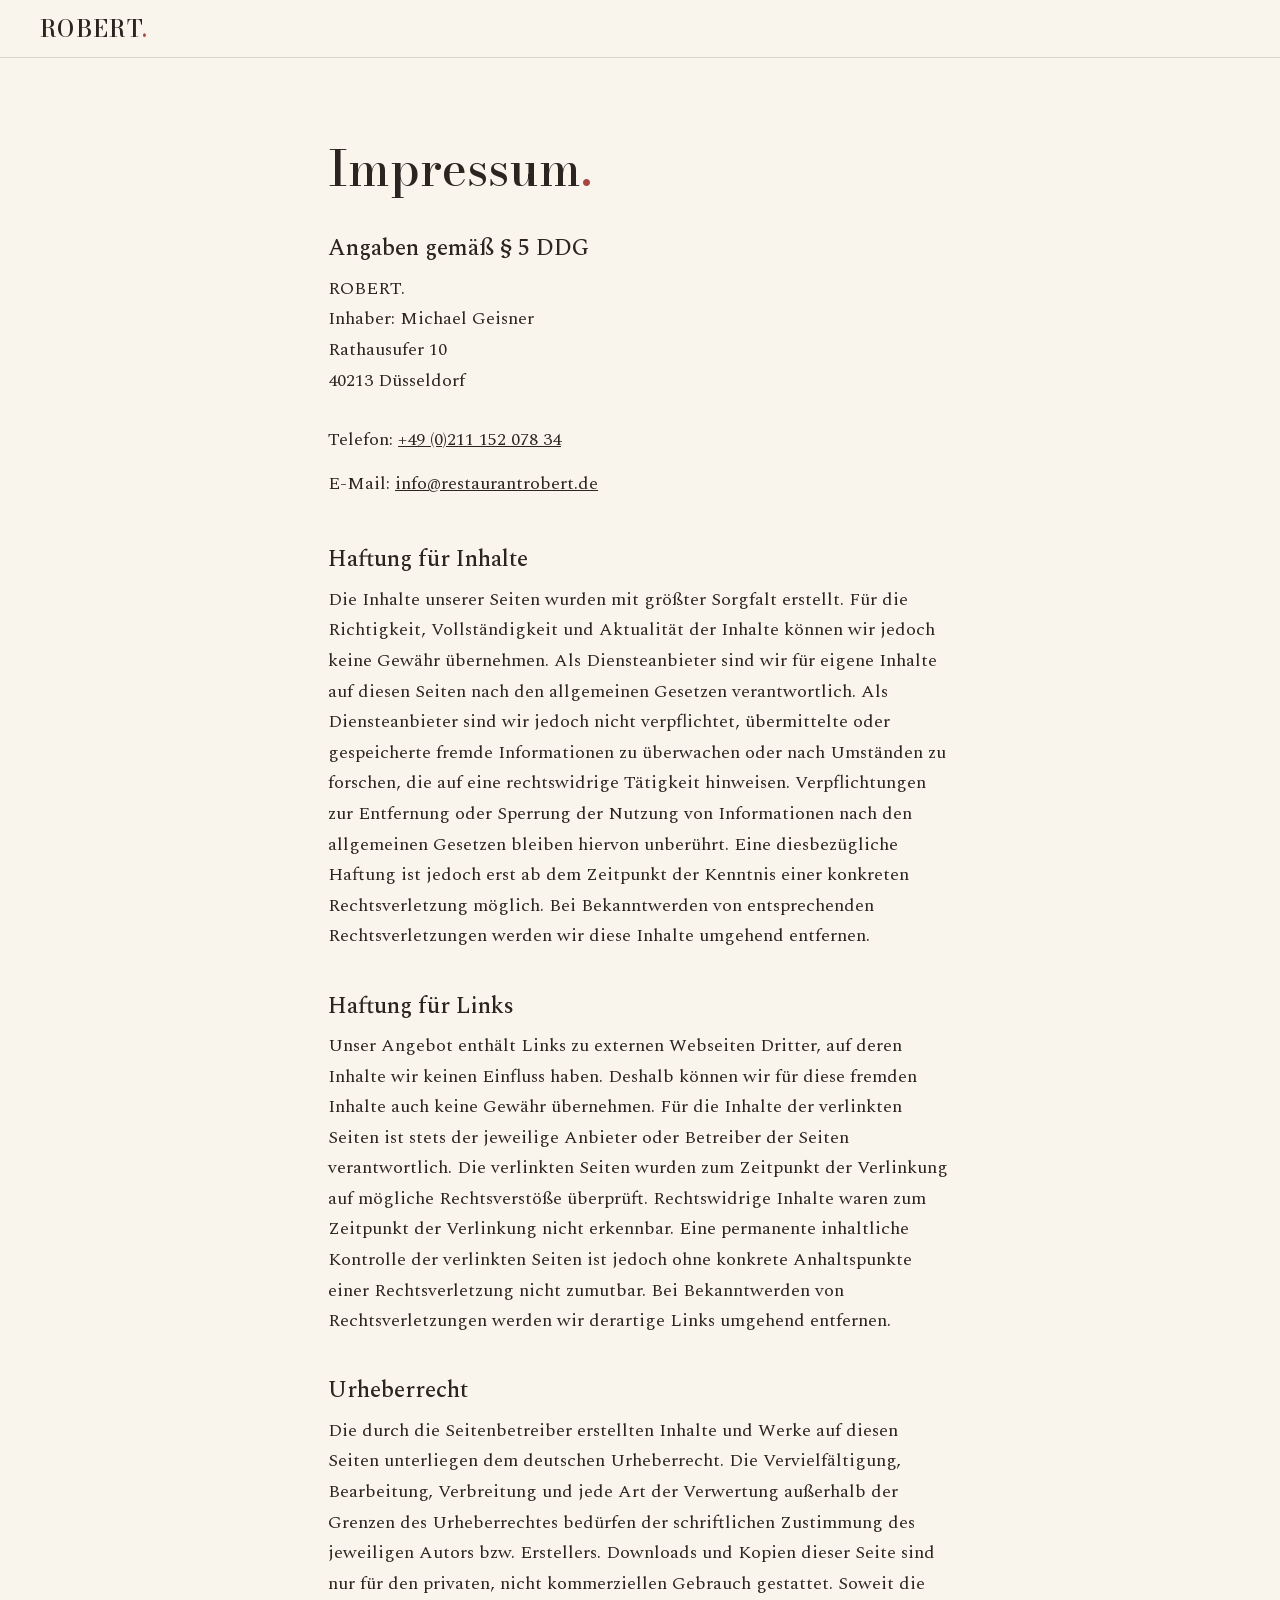
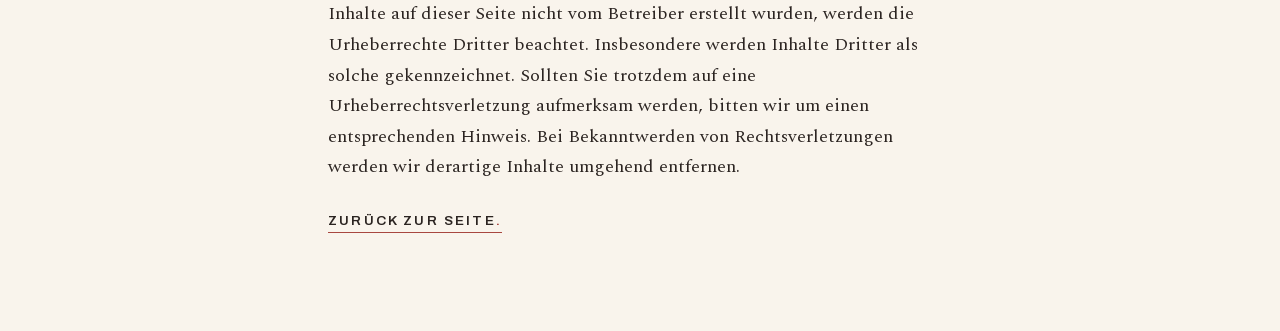
<file: impressum.html>
<!DOCTYPE html>
<html lang="de" class="no-js">
<head>
  <meta charset="UTF-8">
  <meta name="viewport" content="width=device-width, initial-scale=1">
  <title>Impressum – ROBERT. Düsseldorf</title>
  <meta name="robots" content="noindex">
  <meta name="theme-color" content="#F9F4EC">
  <link rel="apple-touch-icon" href="assets/apple-touch-icon.png">
  <link rel="icon" href="data:image/svg+xml,%3Csvg xmlns='http://www.w3.org/2000/svg' viewBox='0 0 64 64'%3E%3Crect width='64' height='64' fill='%232C2522'/%3E%3Ctext x='32' y='44' font-family='Georgia,serif' font-size='36' fill='%23F1E8DA' text-anchor='middle'%3ER%3C/text%3E%3Ccircle cx='50' cy='42' r='4' fill='%23E08A80'/%3E%3C/svg%3E">
  <link rel="stylesheet" href="css/styles.css">
  <style>
    .unterseite { max-width: 44rem; margin: 0 auto; padding: 9rem var(--rand) 6rem; }
    .unterseite h1 { font-size: clamp(2.2rem, 5vw, 3rem); margin-bottom: 2rem; }
    .unterseite h2 {
      font-family: var(--serif); font-weight: 500;
      font-size: 1.45rem; letter-spacing: 0;
      margin: 2.6rem 0 0.8rem;
    }
    .unterseite address { font-style: normal; }
  </style>
</head>
<body>
<header class="kopf gescrollt">
  <a class="kopf-marke" href="index.html">ROBERT<span class="punkt">.</span></a>
</header>
<main class="unterseite">
  <h1>Impressum<span class="punkt">.</span></h1>

  <h2>Angaben gemäß § 5 DDG</h2>
  <address>
    <p>
      ROBERT.<br>
      Inhaber: Michael Geisner<br>
      Rathausufer 10<br>
      40213 Düsseldorf
    </p>
    <p>
      Telefon: <a href="tel:+4921115207834">+49&nbsp;(0)211&nbsp;152&nbsp;078&nbsp;34</a><br>
      E-Mail: <a href="mailto:info@restaurantrobert.de">info@restaurantrobert.de</a>
    </p>
  </address>

  <!-- TODO vor Livegang (rechtlich klären, nichts davon erfinden):
       – Umsatzsteuer-Identifikationsnummer: Auf der alten Website stand nur der
         Platzhalter „Musterustid.“ – echte USt-IdNr. beim Betreiber erfragen und
         hier als eigener Abschnitt ergänzen („Umsatzsteuer-Identifikationsnummer
         gemäß § 27a UStG: …“). Falls keine USt-IdNr. existiert, Abschnitt weglassen.
       – Rechtsform prüfen: Die alte Datenschutzerklärung nannte „Robert GbR“,
         das alte Impressum nur „ROBERT.“ – korrekte Firmierung klären
         (bei einer GbR alle Gesellschafter nennen). -->

  <h2>Haftung für Inhalte</h2>
  <p>
    Die Inhalte unserer Seiten wurden mit größter Sorgfalt erstellt. Für die
    Richtigkeit, Vollständigkeit und Aktualität der Inhalte können wir jedoch
    keine Gewähr übernehmen. Als Diensteanbieter sind wir für eigene Inhalte
    auf diesen Seiten nach den allgemeinen Gesetzen verantwortlich. Als
    Diensteanbieter sind wir jedoch nicht verpflichtet, übermittelte oder
    gespeicherte fremde Informationen zu überwachen oder nach Umständen zu
    forschen, die auf eine rechtswidrige Tätigkeit hinweisen. Verpflichtungen
    zur Entfernung oder Sperrung der Nutzung von Informationen nach den
    allgemeinen Gesetzen bleiben hiervon unberührt. Eine diesbezügliche
    Haftung ist jedoch erst ab dem Zeitpunkt der Kenntnis einer konkreten
    Rechtsverletzung möglich. Bei Bekanntwerden von entsprechenden
    Rechtsverletzungen werden wir diese Inhalte umgehend entfernen.
  </p>

  <h2>Haftung für Links</h2>
  <p>
    Unser Angebot enthält Links zu externen Webseiten Dritter, auf deren
    Inhalte wir keinen Einfluss haben. Deshalb können wir für diese fremden
    Inhalte auch keine Gewähr übernehmen. Für die Inhalte der verlinkten
    Seiten ist stets der jeweilige Anbieter oder Betreiber der Seiten
    verantwortlich. Die verlinkten Seiten wurden zum Zeitpunkt der Verlinkung
    auf mögliche Rechtsverstöße überprüft. Rechtswidrige Inhalte waren zum
    Zeitpunkt der Verlinkung nicht erkennbar. Eine permanente inhaltliche
    Kontrolle der verlinkten Seiten ist jedoch ohne konkrete Anhaltspunkte
    einer Rechtsverletzung nicht zumutbar. Bei Bekanntwerden von
    Rechtsverletzungen werden wir derartige Links umgehend entfernen.
  </p>

  <h2>Urheberrecht</h2>
  <p>
    Die durch die Seitenbetreiber erstellten Inhalte und Werke auf diesen
    Seiten unterliegen dem deutschen Urheberrecht. Die Vervielfältigung,
    Bearbeitung, Verbreitung und jede Art der Verwertung außerhalb der
    Grenzen des Urheberrechtes bedürfen der schriftlichen Zustimmung des
    jeweiligen Autors bzw. Erstellers. Downloads und Kopien dieser Seite
    sind nur für den privaten, nicht kommerziellen Gebrauch gestattet.
    Soweit die Inhalte auf dieser Seite nicht vom Betreiber erstellt wurden,
    werden die Urheberrechte Dritter beachtet. Insbesondere werden Inhalte
    Dritter als solche gekennzeichnet. Sollten Sie trotzdem auf eine
    Urheberrechtsverletzung aufmerksam werden, bitten wir um einen
    entsprechenden Hinweis. Bei Bekanntwerden von Rechtsverletzungen werden
    wir derartige Inhalte umgehend entfernen.
  </p>

  <p><a class="textlink" href="index.html">Zurück zur Seite<span class="punkt">.</span></a></p>
</main>
</body>
</html>
</file>
<file: css/styles.css>
/* ============================================================
   ROBERT. – Französische Brasserie am Rheinufer, Düsseldorf
   „Transparentes Brasserie-Glas am Rhein": warmes Elfenbein als
   Basis, Tönungen wie durch Glas – blasses Rheinblau (Am Rhein),
   Apricot (Küche), altes Papier (Karte), Hauch Rosé (Besuch) –
   mit weichen Übergängen statt harter Kanten. Akzent: gedämpftes
   Aperitif-Rot. Dunkel bleibt ein bewusster Moment (Geschichte,
   Footer, Zwischenbild). Signatur: der Punkt hinter ROBERT.
   ============================================================ */

/* ---------- Schriften (lokal, kein CDN) ---------- */
/* Spectral (Production Type, Paris): Lesetext mit Editorial-Charakter.
   Bodoni Moda: Didone für die großen Zeilen – Vogue, nicht Word. */
@font-face {
  font-family: "Spectral";
  src: url("../assets/fonts/Spectral-400.woff2") format("woff2");
  font-weight: 400; font-style: normal; font-display: swap;
}
@font-face {
  font-family: "Spectral";
  src: url("../assets/fonts/Spectral-400-italic.woff2") format("woff2");
  font-weight: 400; font-style: italic; font-display: swap;
}
@font-face {
  font-family: "Spectral";
  src: url("../assets/fonts/Spectral-500.woff2") format("woff2");
  font-weight: 500; font-style: normal; font-display: swap;
}
@font-face {
  font-family: "Bodoni Moda";
  src: url("../assets/fonts/BodoniModa-500.woff2") format("woff2");
  font-weight: 500; font-style: normal; font-display: swap;
}
@font-face {
  font-family: "Bodoni Moda";
  src: url("../assets/fonts/BodoniModa-600.woff2") format("woff2");
  font-weight: 600; font-style: normal; font-display: swap;
}
@font-face {
  font-family: "Archivo";
  src: url("../assets/fonts/Archivo-400.woff2") format("woff2");
  font-weight: 400; font-style: normal; font-display: swap;
}
@font-face {
  font-family: "Archivo";
  src: url("../assets/fonts/Archivo-500.woff2") format("woff2");
  font-weight: 500; font-style: normal; font-display: swap;
}
@font-face {
  font-family: "Archivo";
  src: url("../assets/fonts/Archivo-600.woff2") format("woff2");
  font-weight: 600; font-style: normal; font-display: swap;
}

/* ---------- Design-Tokens ---------- */
:root {
  /* Helle Grundwelt */
  --grund: #f9f4ec;          /* warmes Off-White, Basis */
  --apricot: #f7eadd;        /* sanfte Tönung: Küche */
  --blush: #f7eae6;        /* Hauch Rosé: Besuch */
  --rheinblau: #e8edee;  /* sehr blasses Rheinblau: Am Rhein */
  --papier: #f4edde;     /* altes Papier: die Karte */
  --radius: 10px;        /* weiche Kanten für gefasste Bilder */
  --linie: rgba(43, 36, 33, 0.14);          /* Haarlinien auf hell */
  --linie-stark: rgba(43, 36, 33, 0.28);

  /* Der dunkle Moment */
  --kohle: #2c2522;          /* Geschichte, Footer, Leisten */
  --kohle-linie: rgba(212, 167, 106, 0.22); /* Haarlinien auf dunkel */

  /* Farbe – als Akzent, nicht als Fläche */
  --koralle: #a84740;        /* gedämpftes Aperitif-Rot: Punkt, Preise, Etiketten */
  --koralle-hell: #e08a80;        /* der Punkt auf dunklem Grund */
  --champagner: #c99c60;     /* Akzente auf dunkel – sparsam */

  /* Text */
  --tinte: #2b2421;          /* Text auf hell */
  --tinte-matt: #6e6257;
  --text-hell: #f1e7da;      /* Text auf dunkel */
  --text-hell-matt: #c9b6a8;

  /* Typografie */
  --serif: "Spectral", Georgia, "Times New Roman", serif;
  --display: "Bodoni Moda", "Bodoni 72", Didot, Georgia, serif;
  --grotesk: "Archivo", "Helvetica Neue", Arial, sans-serif;

  /* Rhythmus */
  --abschnitt-luft: clamp(6.5rem, 13vw, 12rem);
  --rand: clamp(1.25rem, 4vw, 2.5rem);
  --inhalt-breite: 72rem;
  --textspalte: 34rem;

  /* Kopfleiste im gescrollten Zustand – Bezugsmaß für alles, was unter
     ihr liegen muss: Ankersprünge und die klebende Kategorienleiste.
     Gemessen: 57,3 px in allen drei Sprachen, Desktop wie Handy. */
  --kopf-hoehe: 3.6rem;
  /* Luft zwischen Kopfleiste und der ersten Marke eines Abschnitts.
     Jeder Navigationsklick soll gleich landen – vorher waren es je nach
     Abschnitt 36, 88, 181 oder 267 px. */
  --anker-luft: 4.25rem;

  /* Ein Haus, eine Handschrift: alle Übergänge laufen ruhig aus.
     Drei Dauern, mehr braucht das Haus nicht:
     kurz = Farbe/Deckkraft, mittel = Zustände, lang = Auftritte. */
  --ease: cubic-bezier(0.22, 0.61, 0.36, 1);
  --zeit-kurz: 180ms;
  --zeit-lang: 850ms;
  --uebergang: 280ms cubic-bezier(0.22, 0.61, 0.36, 1);
  --uebergang-kurz: var(--zeit-kurz) cubic-bezier(0.22, 0.61, 0.36, 1);
}

/* ---------- Basis ---------- */
*, *::before, *::after { box-sizing: border-box; }

html { scroll-behavior: smooth; }

body {
  margin: 0;
  background: var(--grund);
  color: var(--tinte);
  font-family: var(--serif);
  font-size: 1.125rem; /* 18px – Spectral hat eine größere x-Höhe als Garamond */
  line-height: 1.7;
  -webkit-font-smoothing: antialiased;
  text-rendering: optimizeLegibility;
}

img { max-width: 100%; height: auto; display: block; }

h1, h2 {
  font-family: var(--display); font-weight: 500;
  line-height: 1.06; margin: 0 0 1.1rem;
  text-wrap: balance;
}
h3 {
  font-family: var(--serif); font-weight: 500;
  line-height: 1.2; margin: 0 0 1.1rem;
  text-wrap: balance;
}

h2 { font-size: clamp(2.4rem, 5vw, 3.75rem); letter-spacing: 0.01em; }

p { margin: 0 0 1.2em; text-wrap: pretty; }
p:last-child { margin-bottom: 0; }

a { color: inherit; }

:focus-visible {
  outline: 2px solid var(--koralle);
  outline-offset: 3px;
  border-radius: 1px;
}
/* In den dunklen Momenten braucht der Fokusring helles Licht */
.geschichte :focus-visible, .fuss :focus-visible,
.lightbox :focus-visible, .aktionsleiste :focus-visible {
  outline-color: var(--champagner);
}

::selection { background: var(--koralle); color: var(--grund); }

/* Der Punkt – das Signatur-Motiv */
.punkt { color: var(--koralle); }
.geschichte .punkt, .fuss .punkt { color: var(--koralle-hell); }

.skip-link {
  position: absolute; left: -9999px; top: 0;
  background: var(--kohle); color: var(--text-hell);
  padding: 0.6rem 1rem; z-index: 100;
  font-family: var(--grotesk); font-size: 0.9rem;
}
.skip-link:focus { left: 0; }

/* Eyebrow: französisches Etikett über jeder Überschrift */
.eyebrow {
  font-family: var(--grotesk);
  font-size: 0.72rem;
  font-weight: 600;
  letter-spacing: 0.3em;
  text-transform: uppercase;
  color: var(--koralle);
  margin: 0 0 1.4rem;
}
.geschichte .eyebrow { color: var(--champagner); }

.textlink {
  font-family: var(--grotesk);
  font-size: 0.85rem;
  font-weight: 600;
  letter-spacing: 0.16em;
  text-transform: uppercase;
  text-decoration: none;
  border-bottom: 1px solid var(--koralle);
  padding-bottom: 0.25rem;
  transition: border-color var(--uebergang), color var(--uebergang);
}
.textlink:hover { color: var(--koralle); }

/* Schmale Textlinks bekommen eine unsichtbar vergrößerte Trefferfläche
   (~44 px Touch-Ziel), ohne dass sich das Layout bewegt. */
/* .besuch-tel ist ausgenommen: die Telefonnummer im Besuch-Block ist
   schon 41 px hoch. Vergrößert man sie zusätzlich, schiebt sich ihre
   Trefferfläche über die E-Mail-Zeile darunter – ein Tipp knapp unter
   der Nummer öffnet dann das Mailprogramm statt zu wählen. */
.textlink, .hero-info a, .besuch-block a:not(.besuch-tel), .nav-overlay-info a,
.fuss-rechtliches a, .kopf-marke { position: relative; }
.textlink::after, .hero-info a::after, .besuch-block a:not(.besuch-tel)::after,
.nav-overlay-info a::after, .fuss-rechtliches a::after, .kopf-marke::after {
  content: "";
  position: absolute;
  /* -1rem: die schmalste Zeile ist die Telefonnummer im Hero. Auf 360 px
     schrumpft sie mit `.hero-info` auf 0.72rem und kam damit auf 42.9 px
     – knapp unter der Linie. Ein halber Pixel je Seite mehr schließt die
     letzte Lücke, ohne dass sich etwas sichtbar bewegt. */
  inset: -1rem -0.4rem;
}

/* ---------- Kopf / Navigation ---------- */
.kopf {
  position: fixed; inset: 0 0 auto 0; z-index: 50;
  display: flex; align-items: center; justify-content: space-between;
  padding: 1rem var(--rand);
  transition: background var(--uebergang), color var(--uebergang),
              box-shadow var(--uebergang), padding var(--uebergang);
}
/* „Brasserie-Glas": die Leiste nimmt die Tönung des Abschnitts an, über
   dem sie gerade liegt – Apricot in der Küche, altes Papier bei der
   Karte. Vorher war sie mit 0,92 fast deckend und lag als fremdes
   Cremeband über den getönten Abschnitten. */
.kopf.gescrollt {
  background: rgba(249, 244, 236, 0.78);
  -webkit-backdrop-filter: blur(14px) saturate(1.08);
  backdrop-filter: blur(14px) saturate(1.08);
  box-shadow: 0 1px 0 var(--linie);
  padding-top: 0.6rem; padding-bottom: 0.6rem;
}

/* Über den dunklen Momenten (Zwischenbild, Geschichte, Footer) dreht die
   Leiste ins Dunkle, statt als heller Balken darüber zu liegen. Klasse
   setzt main.js; ohne JavaScript bleibt es beim hellen Zustand. */
.kopf.gescrollt.ueber-dunkel {
  background: rgba(34, 28, 25, 0.82);
  box-shadow: 0 1px 0 var(--kohle-linie);
  color: var(--text-hell);
}
.kopf.ueber-dunkel .punkt { color: var(--koralle-hell); }
.kopf.ueber-dunkel .sprachen span,
.kopf.ueber-dunkel .sprachen a { color: var(--text-hell-matt); }
.kopf.ueber-dunkel .sprachen a:hover,
.kopf.ueber-dunkel .sprachen a:focus-visible,
.kopf.ueber-dunkel .sprachen a[aria-current="page"] { color: var(--text-hell); }
.kopf.ueber-dunkel .sprachen a[aria-current="page"]::after,
.kopf.ueber-dunkel .kopf-nav a::after { background: var(--koralle-hell); }
.kopf.ueber-dunkel :focus-visible { outline-color: var(--champagner); }

.kopf-marke {
  font-family: var(--display);
  font-weight: 600;
  font-size: 1.4rem;
  letter-spacing: 0.06em;
  text-decoration: none;
}

.kopf-rechts { display: flex; align-items: center; gap: 2.4rem; }

.kopf-nav ul {
  display: flex; gap: 2.2rem;
  list-style: none; margin: 0; padding: 0;
}
.kopf-nav a {
  font-family: var(--grotesk);
  font-size: 0.8rem; font-weight: 500;
  letter-spacing: 0.18em; text-transform: uppercase;
  text-decoration: none;
  position: relative; padding-bottom: 0.4rem;
}
/* aktiver Abschnitt: der Punkt wandert mit */
.kopf-nav a::after {
  content: "";
  position: absolute; left: 50%; bottom: -2px;
  width: 5px; height: 5px; border-radius: 50%;
  background: var(--koralle);
  transform: translateX(-50%) scale(0);
  transition: transform var(--uebergang);
}
.kopf-nav a:hover::after, .kopf-nav a.ist-aktiv::after { transform: translateX(-50%) scale(1); }

/* Sprachwahl: drei stille Etiketten, der Punkt markiert die aktive Sprache */
.sprachen { display: flex; align-items: center; gap: 0.55rem; }
.sprachen span {
  color: var(--tinte-matt); opacity: 0.6;
  font-family: var(--grotesk); font-size: 0.72rem;
}
.sprachen a {
  font-family: var(--grotesk); font-size: 0.72rem; font-weight: 500;
  letter-spacing: 0.14em; text-transform: uppercase;
  text-decoration: none; color: var(--tinte-matt);
  position: relative; padding: 0.4rem 0.15rem;
  transition: color var(--uebergang);
}
/* unsichtbar vergrößerte Trefferfläche wie bei den Textlinks */
.sprachen a::before {
  content: ""; position: absolute; inset: -0.55rem -0.3rem;
}
.sprachen a:hover, .sprachen a:focus-visible { color: var(--tinte); }
.sprachen a[aria-current="page"] { color: var(--tinte); }
.sprachen a[aria-current="page"]::after {
  content: ""; position: absolute; left: 50%; bottom: -0.1rem;
  width: 4px; height: 4px; border-radius: 50%;
  background: var(--koralle); transform: translateX(-50%);
}
/* Im Menü-Overlay: etwas größer, bequem tippbar.
   Höhere Spezifität nötig – .nav-overlay nav a setzt sonst die große
   Serif-Stimme der Menüpunkte auch auf die Sprachwahl. */
.nav-overlay .sprachen { gap: 1.1rem; }
.nav-overlay .sprachen a {
  display: inline-block;
  font-family: var(--grotesk); font-size: 0.85rem; font-weight: 500;
  letter-spacing: 0.14em;
  padding: 0.7rem 0.3rem;
  color: var(--tinte-matt);
}
.nav-overlay .sprachen a:hover,
.nav-overlay .sprachen a[aria-current="page"] { color: var(--tinte); }
.nav-overlay .sprachen span { font-size: 0.85rem; }
.nav-overlay .sprachen a[aria-current="page"]::after { bottom: 0.15rem; }

.nav-knopf {
  display: none;
  align-items: center; gap: 0.55rem;
  background: none; border: 0; color: inherit;
  font-family: var(--grotesk); font-size: 0.75rem; font-weight: 500;
  letter-spacing: 0.16em; text-transform: uppercase;
  /* großes Touch-Ziel, der negative Rand hält den Kopf optisch schlank */
  padding: 0.85rem 0.5rem; margin: -0.35rem 0;
  cursor: pointer;
}
/* Das Menüzeichen: drei Kochlöffel statt drei Striche.
   In erster Lesart bleibt es die vertraute Leiste – die Schale ist nur
   eine lang gezogene Verdickung am Stielende, kaum höher als der Strich
   selbst. Erst auf den zweiten Blick sind es Löffel. Verwandt mit dem
   Punkt hinter ROBERT: ein Strich, der in einer Rundung endet.
   Zwei Löffel liegen nach rechts, einer nach links – so, wie Besteck
   auf der Durchreiche liegt. Und nur so kreuzen sie sich beim Öffnen
   mit beiden Schalen nach oben statt beide zur selben Seite.
   Geöffnet: die äußeren beiden drehen ins Kreuz, der mittlere geht
   still weg. Ein Bild, ein Übergang, keine Verwandlungsschau. */
.nav-loeffel {
  display: block;
  width: 24px; height: 17px;
  /* Beim Drehen ragen die Löffel knapp über die Zeichenfläche hinaus;
     die Polsterung des Knopfes gibt ihnen den Platz dafür. */
  overflow: visible;
  flex-shrink: 0;
  transition: transform var(--uebergang-kurz);
}
.nav-loeffel line { stroke: currentColor; stroke-width: 1.5; stroke-linecap: round; }
.nav-loeffel ellipse { fill: currentColor; }
.nav-loeffel g {
  transform-box: view-box;
  transform-origin: 50% 50%;
  transition: transform var(--uebergang), opacity var(--uebergang-kurz);
}
.nav-knopf[aria-expanded="true"] .nav-loeffel-a { transform: translateY(6px) rotate(45deg); }
.nav-knopf[aria-expanded="true"] .nav-loeffel-b { opacity: 0; transform: scale(0.7); }
.nav-knopf[aria-expanded="true"] .nav-loeffel-c { transform: translateY(-6px) rotate(-45deg); }

/* Kleine Rückmeldung beim Tippen – spürbar, nicht sichtbar laut. */
.nav-knopf:active .nav-loeffel { transform: scale(0.94); }
/* Der Fokusring legt sich sauber um den Knopf statt scharfkantig. */
.nav-knopf:focus-visible { border-radius: 3px; }

.nav-overlay[hidden] { display: none; }
.nav-overlay {
  position: fixed; inset: 0; z-index: 40;
  background: var(--grund);
  display: flex; flex-direction: column; justify-content: flex-start;
  overflow-y: auto;
  overscroll-behavior: contain;
  scroll-padding-top: calc(var(--kopf-hoehe) + 1rem);
  gap: 3rem;
  padding: 6rem var(--rand) 3rem;
  animation: aufblenden var(--uebergang) both;
}
/* Auto margins center a short menu; overflowing menus start below the header. */
.nav-overlay > * { flex-shrink: 0; }
.nav-overlay > :first-child { margin-top: auto; }
.nav-overlay > :last-child { margin-bottom: auto; }
.nav-overlay ul { list-style: none; margin: 0; padding: 0; }
.nav-overlay nav a {
  display: block;
  font-family: var(--serif); font-size: clamp(2rem, 8vw, 2.8rem);
  font-weight: 500; text-decoration: none;
  padding: 0.45rem 0;
  transition: color var(--uebergang-kurz);
}
.nav-overlay nav a:hover, .nav-overlay nav a:focus-visible { color: var(--koralle); }
.nav-overlay nav a:focus-visible {
  outline: none;
  text-decoration-line: underline;
  text-decoration-color: var(--koralle);
  text-decoration-thickness: 2px;
  text-underline-offset: 0.22em;
}
.nav-overlay-info {
  font-size: 1rem; color: var(--tinte-matt);
  border-top: 1px solid var(--linie);
  padding-top: 1.5rem;
}
.nav-overlay-info a { text-decoration: none; color: var(--tinte); font-size: 1.3rem; }

/* ---------- Hero: Masthead wie ein Titelblatt ---------- */
.hero {
  padding: calc(4.5rem + var(--rand)) var(--rand) var(--abschnitt-luft);
  text-align: center;
}
.hero-eyebrow {
  font-family: var(--grotesk); font-size: 0.75rem; font-weight: 600;
  letter-spacing: 0.32em; text-transform: uppercase;
  color: var(--koralle); margin: 0 0 1rem;
  text-wrap: balance; /* EN/FR-Fassungen sind länger: wenn es bricht, dann ausgewogen */
}
.hero-marke {
  font-size: clamp(3.6rem, 11vw, 6rem);
  font-weight: 600; letter-spacing: 0.05em;
  line-height: 1;
  margin: 0 0 clamp(1.8rem, 4vw, 2.8rem);
}
.hero-bild {
  max-width: var(--inhalt-breite);
  margin: 0 auto;
}
.hero-bild img {
  width: 100%;
  /* natürliches Seitenverhältnis: der bemalte Tisch komplett,
     inkl. Weinglas links und gemaltem ROBERT-Schriftzug rechts */
  height: auto;
  border-radius: var(--radius);
}
.hero-satz {
  font-size: clamp(1.3rem, 2.2vw, 1.6rem);
  line-height: 1.45;
  margin: 2.4rem auto 1.4rem;
  max-width: 40rem;
}
/* Zwei Sätze, zwei Zeilen – und zwar auf jeder Breite. Sonst bricht
   der zweite Satz auf großen Schirmen mitten im Satz um und lässt
   „ohne Getue." als Waise stehen. */
.hero-satz em { display: block; font-style: italic; color: var(--tinte-matt); }
.hero-info {
  font-family: var(--grotesk); font-size: 0.78rem; font-weight: 500;
  letter-spacing: 0.2em; text-transform: uppercase;
  line-height: 2; color: var(--tinte-matt);
  margin: 0;
}

/* Die feine Service-Stimme: Küchenzeiten sprechen kursiv wie alle
   Nebenbemerkungen des Hauses – nie in Versalien, nie gesperrt. */
.service-fein {
  font-family: var(--serif);
  font-style: italic;
  font-weight: 400;
  font-size: 0.95rem;
  letter-spacing: 0.01em;
  text-transform: none;
  color: var(--tinte-matt);
}
.hero-info .service-fein {
  display: block;
  margin-top: 0.4rem;
  line-height: 1.6;
}
.hero-info-zeile { white-space: nowrap; }
/* Die Telefonnummer steht in gesperrten Versalien – die Standardlinie des
   Browsers läuft dabei auch durch die Sperrung und wirkt grob. Stattdessen
   eine feine Linie in Aperitif-Rot, tief genug abgesetzt. */
.hero-info a {
  text-decoration-line: underline;
  text-decoration-color: var(--koralle);
  text-decoration-thickness: 1px;
  text-underline-offset: 0.4em;
  transition: text-decoration-color var(--uebergang-kurz), color var(--uebergang-kurz);
}
.hero-info a:hover { color: var(--koralle); }

/* Einmaliger, ruhiger Auftritt beim Laden */
@keyframes aufblenden {
  from { opacity: 0; transform: translateY(14px); }
  to   { opacity: 1; transform: none; }
}
.js .hero > * { animation: aufblenden var(--zeit-lang) var(--ease) backwards; }
.js .hero-eyebrow { animation-delay: 100ms; }
.js .hero-marke   { animation-delay: 220ms; }
.js .hero-bild    { animation: none; } /* Show the main image as soon as it loads. */
.js .hero-satz    { animation-delay: 540ms; }
.js .hero-info    { animation-delay: 680ms; }

/* Desktop: dieselbe Titelblatt-Idee, aber 30 px präziser gesetzt. So
   beginnt die Serviceebene am üblichen Laptop-Fold, ohne das Gemälde zu
   beschneiden oder seine Dominanz zu schwächen. */
@media (min-width: 56.01rem) {
  .hero { padding-top: calc(4rem + var(--rand)); }
  .hero-marke { margin-bottom: clamp(1.8rem, 3.5vw, 2.3rem); }
  .hero-satz { margin-top: 1.9rem; margin-bottom: 1rem; }
}

/* Das verbreitetste Laptopfenster (1440×900) traf die Serviceebene bisher
   exakt auf der Faltkante: die Zeile begann bei 898 px, sichtbar waren
   zwei Pixel. Das liest sich nicht als bewusster Anschnitt, sondern als
   Seitenende. 34 px aus der oberen Luft und den beiden Zwischenräumen –
   nichts davon aus dem Gemälde – holen Zeiten, Adresse und Telefon
   vollständig in den Fold. Höhere Fenster behalten die weite Fassung. */
@media (min-width: 56.01rem) and (min-height: 53.13rem) and (max-height: 60rem) {
  .hero { padding-top: calc(2.9rem + var(--rand)); }
  .hero-marke { margin-bottom: 1.9rem; }
  .hero-satz { margin-top: 1.4rem; }
  /* Und die feine Küchenzeile bekommt etwas mehr Abstand: sie ist eine
     andere Stimme als die gesperrten Versalien darüber – und der Fold
     fällt dadurch in freie Luft statt in ihre Oberlängen. */
  .hero-info .service-fein { margin-top: 0.85rem; }
}

/* Kurze Laptop-Fenster brauchen eine eigene Titelblatt-Proportion.
   Das vollständige Gemälde bleibt erhalten; nur seine gesetzte Breite
   und die Luft darum werden reduziert, damit der Claim im Fold erscheint. */
@media (min-width: 56.01rem) and (max-height: 53.125rem) {
  .hero { padding-top: calc(3.2rem + var(--rand)); }
  .hero-marke {
    font-size: 5.25rem;
    margin-bottom: 1.5rem;
  }
  .hero-bild { max-width: 66rem; }
  .hero-satz { margin-top: 1rem; }
}

/* 1366×768 ist das zweithäufigste Laptopfenster – und dort schnitt der
   Fold die zweite Claimzeile mittig durch: „Ohne Reservierung, ohne
   Getue." endete auf halber Höhe. Dieselbe Antwort wie eine Stufe höher,
   nur konsequenter: das Gemälde wird schmaler gesetzt, nicht beschnitten
   oder gestaucht. Der Claim steht damit vollständig im ersten Bild. */
@media (min-width: 56.01rem) and (max-height: 48rem) {
  .hero-bild { max-width: 62rem; }
  .hero-satz { margin-top: 0.8rem; }
}

/* ---------- Abschnitte, Rhythmus ---------- */
/* Der Ankersprung zieht den Abschnitt um seine eigene Polsterung höher,
   damit nicht die Polsterung im Bild landet, sondern die Marke darüber.
   Abschnitte mit verkürzter Luft (Rhein, Presse, Instagram) rechnen mit
   ihrem eigenen Faktor – so landen alle auf derselben Höhe. */
.abschnitt {
  padding: var(--abschnitt-luft) var(--rand);
  scroll-margin-top: calc(var(--kopf-hoehe) + var(--anker-luft) - var(--abschnitt-luft));
}

.abschnitt-kopf { max-width: var(--inhalt-breite); margin: 0 auto 3.5rem; }

.spalten {
  max-width: var(--inhalt-breite);
  margin: 0 auto;
  display: grid;
  gap: clamp(2.5rem, 6vw, 5.5rem);
  align-items: center;
}
.spalten--text-links { grid-template-columns: minmax(0, 1fr) minmax(0, 0.85fr); }
.spalten--bild-links { grid-template-columns: minmax(0, 0.85fr) minmax(0, 1fr); }
.spalten-text { max-width: var(--textspalte); }
.spalten-bild img { width: 100%; border-radius: var(--radius); }

/* ---------- Am Rhein ---------- */
.rhein {
  padding-top: calc(var(--abschnitt-luft) * 0.6);
  scroll-margin-top: calc(var(--kopf-hoehe) + var(--anker-luft) - var(--abschnitt-luft) * 0.6);
  background: linear-gradient(180deg,
    var(--grund) 0, var(--rheinblau) 160px,
    var(--rheinblau) calc(100% - 160px), var(--grund) 100%);
}
.rhein .spalten-bild { max-width: 26rem; justify-self: end; }

/* Die Bildunterschrift stand zuletzt als mattiertes Schildchen im Bild.
   Es war das einzige UI-artige Element des Hauses – und es lag genau auf
   einem der bemalten Barhocker. Jetzt steht sie, wo Bildunterschriften
   im Haus stehen: unter dem Bild, in der kursiven Nebenstimme, bündig
   mit der linken Bildkante. Sie hängt nie mehr über dem Motiv und
   verträgt jede Textlänge in DE/EN/FR. */
.team-gruppenbild figcaption {
  margin-top: 0.9rem;
  font-style: italic;
  color: var(--tinte-matt);
  font-size: 1rem;
  line-height: 1.5;
}

/* ---------- Küche (sanfte Sand-Tönung) ---------- */
.kueche {
  background: linear-gradient(180deg,
    var(--grund) 0, var(--apricot) 140px,
    var(--apricot) calc(100% - 140px), var(--grund) 100%);
}

.kueche-bilder {
  position: relative;
  display: grid;
  grid-template-columns: 1fr 38%;
  gap: 1rem;
  align-items: end;
}
.kueche-bild-gross, .kueche-bild-klein { margin: 0; }
.kueche-bild-gross img, .kueche-bild-klein img { border-radius: var(--radius); }
.kueche-bild-klein { transform: translateY(3.5rem); }

/* Auf Desktop beginnen Feuerbild und Text auf derselben Linie. Vorher
   zentrierte das Raster die deutlich kürzere Bildspalte zwischen 821 px
   Text: über dem Feuer stand ein leeres Viertel, die Überschrift hing
   allein rechts. Oben bündig liest sich die Doppelseite als gesetzt –
   und das Feuer bekommt zugleich die Breite, die diese Sektion braucht. */
@media (min-width: 56.01rem) {
  .kueche .spalten { align-items: start; }
  .kueche .spalten--bild-links { grid-template-columns: minmax(0, 1fr) minmax(0, 1fr); }
  .kueche-bilder { grid-template-columns: 1fr 34%; }
  /* Das kleine Schwarzweißbild fällt tiefer aus dem Satzspiegel als der
     Text reicht – so trägt das Diptychon die ganze Spalte, statt oben zu
     enden und darunter Luft stehen zu lassen. */
  .kueche-bild-klein { transform: translateY(6rem); }
}

.kueche-klassiker {
  list-style: none;
  margin: 2.2rem 0; padding: 0;
  border-top: 1px solid var(--linie);
}
.kueche-klassiker li {
  padding: 0.7rem 0 0.7rem 1.4rem;
  border-bottom: 1px solid var(--linie);
  position: relative;
  font-style: italic;
}
.kueche-klassiker li::before {
  content: "·";
  position: absolute; left: 0.1rem;
  color: var(--koralle);
  font-weight: 600; font-style: normal;
}

/* ---------- Speisekarte ---------- */
.karte {
  background: linear-gradient(180deg,
    var(--grund) 0, var(--papier) 140px,
    var(--papier) calc(100% - 140px), var(--grund) 100%);
}
.karte-innen { max-width: var(--inhalt-breite); margin: 0 auto; }
.karte-einleitung {
  font-style: italic;
  font-size: 1.25rem;
  max-width: var(--textspalte);
  color: var(--tinte-matt);
}

.karte-tabs {
  display: flex; flex-wrap: wrap;
  gap: 0.2rem 2rem;
  margin: 3rem 0 2.5rem;
  border-bottom: 1px solid var(--linie);
  /* Genau unter der Kopfleiste, nicht dahinter: vorher lagen die obersten
     11 px der Leiste (samt Polsterung) hinter dem Kopf. */
  position: sticky; top: var(--kopf-hoehe);
  background: var(--papier);
  z-index: 5;
  /* Die Polsterung unten hält die durchlaufende Liste auf Abstand:
     Text verschwindet mit etwas Luft unter der Leiste, statt genau an
     ihrer Trennlinie halbiert zu werden. */
  padding-top: 0.5rem;
  padding-bottom: 0.35rem;
}
.karte-tabs button {
  background: none; border: 0; cursor: pointer;
  font-family: var(--grotesk); font-size: 0.8rem; font-weight: 600;
  letter-spacing: 0.14em; text-transform: uppercase;
  color: var(--tinte-matt);
  padding: 0.7rem 0 0.9rem;
  position: relative;
  white-space: nowrap;
  transition: color var(--uebergang-kurz);
}
.karte-tabs button:hover { color: var(--tinte); }
.karte-tabs button[aria-selected="true"] { color: var(--tinte); }

/* Der Punkt der Marke markiert die aktive Kategorie – und gleitet zur
   nächsten, statt an einer Stelle zu verschwinden und an der anderen
   aufzuploppen. Ein Punkt für die ganze Leiste, main.js setzt --punkt-x
   (Mitte des aktiven Knopfes) und --punkt-b (dessen Breite). */
.karte-punkt {
  position: absolute;
  left: 0; bottom: 0.25rem;
  width: 5px; height: 5px; border-radius: 50%;
  background: var(--koralle);
  pointer-events: none;
  opacity: 0;
  transform: translateX(calc(var(--punkt-x, 0px) - 50%)) scale(0.4);
  transition: transform var(--uebergang), opacity var(--uebergang-kurz);
}
.karte-punkt.gesetzt {
  opacity: 1;
  transform: translateX(calc(var(--punkt-x, 0px) - 50%)) scale(1);
}
/* Ohne JavaScript gibt es keine Kategorien – und damit auch keinen Punkt. */
.no-js .karte-punkt { display: none; }

/* Ohne JavaScript: keine Tabs, alle Kategorien untereinander lesbar */
.no-js .karte-tabs { display: none; }
.js .karte-panel { display: none; }
.js .karte-panel.ist-aktiv {
  display: block;
  animation: aufblenden var(--uebergang) both;
}
.js .karte-panel-titel { position: absolute; left: -9999px; } /* Titel steckt im Tab */
.no-js .karte-panel { margin-bottom: 3rem; }
.karte-panel-titel {
  font-size: 1.6rem; font-weight: 600;
  border-bottom: 1px solid var(--linie);
  padding-bottom: 0.6rem; margin-bottom: 1.4rem;
}

.karte-liste {
  list-style: none; margin: 0; padding: 0;
}
@media (min-width: 56rem) {
  .karte-liste { columns: 2; column-gap: clamp(3rem, 6vw, 6rem); }
}

/* Eine Haarlinie je Gericht. Auf dem Desktop liegen bis zu 430 px
   Leerraum zwischen Name und Preis – zwei Spalten nebeneinander, und das
   Auge greift schnell den Preis der Nachbarspalte ab. Die Linie bindet
   Name und Preis zu einer Zeile. Es ist dieselbe Haarlinie, die im Haus
   ohnehin überall liegt: Klassikerliste, Öffnungszeiten, Presse. */
.gericht {
  break-inside: avoid;
  padding: 0.85rem 0;
  border-bottom: 1px solid var(--linie);
}
.gericht-kopf {
  display: flex; align-items: baseline; gap: 1rem;
  justify-content: space-between;
  margin: 0;
}
.gericht-name { font-size: 1.2rem; font-weight: 500; }
.gericht-preis {
  font-family: var(--grotesk); font-size: 0.9rem; font-weight: 600;
  color: var(--koralle);
  flex-shrink: 0;
}
.gericht-info {
  font-style: italic;
  font-size: 1rem;
  color: var(--tinte-matt);
  margin: 0.15rem 0 0;
  max-width: 26rem;
}

.karte-fussnote {
  font-style: italic;
  color: var(--tinte-matt);
  border-top: 1px solid var(--linie);
  padding-top: 1.6rem;
  margin-top: 2.5rem;
}

/* ---------- Breites Zwischenbild (Karte -> Galerie) ----------
   Seit v6 mit seitlicher Luft und Rundung: dieselbe Bild-Logik wie
   überall (gefasst, --radius) – bleibt trotzdem der größte Moment. */
.zwischenbild { margin: 0; padding: 0 var(--rand); }
.zwischenbild img {
  display: block;
  width: 100%;
  height: clamp(380px, 70vh, 720px);
  object-fit: cover;
  /* tiefer gesetzt: die ganze Pfanne gehört ins Bild */
  object-position: 50% 58%;
  border-radius: var(--radius);
}

/* ---------- Galerie ---------- */
/* Feste Zeilenhöhen statt Auto-Zeilen: jede Kachel hat eine definierte
   Höhe, object-fit: cover füllt sie randlos – keine halbleeren Rahmen. */
.galerie-raster {
  max-width: var(--inhalt-breite);
  margin: 0 auto;
  display: grid;
  grid-template-columns: repeat(3, 1fr);
  grid-auto-rows: clamp(200px, 23vw, 280px);
  gap: clamp(0.8rem, 2vw, 1.4rem);
}
.galerie-bild {
  margin: 0; overflow: hidden;
  border-radius: var(--radius);
  background: var(--apricot); /* warmer Grund, nie Weiß hinter ladenden Bildern */
}
/* 8 Kacheln auf 12 Zellen: Jakobsmuscheln groß (2×2),
   die Köche als breites Schlussbild (2×1) – Rest ruhig gleich groß */
.galerie-bild.g1 { grid-column: 1 / 3; grid-row: 1 / 3; }
.galerie-bild.g2 { grid-column: 3; grid-row: 1; }
.galerie-bild.g3 { grid-column: 3; grid-row: 2; }
.galerie-bild.g4 { grid-column: 1; grid-row: 3; }
.galerie-bild.g5 { grid-column: 2; grid-row: 3; }
.galerie-bild.g6 { grid-column: 3; grid-row: 3; }
.galerie-bild.g7 { grid-column: 3; grid-row: 4; }
.galerie-bild.g8 { grid-column: 1 / 3; grid-row: 4; }

.galerie-zoom {
  display: block; width: 100%; height: 100%;
  padding: 0; border: 0; background: none; cursor: zoom-in;
}
.galerie-zoom img {
  width: 100%; height: 100%;
  object-fit: cover;
  transition: transform var(--zeit-lang) var(--ease);
}
/* Bildausschnitte je Motiv (alle Originale sind Hochformat) */
.galerie-bild.g1 img { object-position: 50% 48%; } /* Muschelschale mittig */
.galerie-bild.g2 img { object-position: 50% 48%; } /* Kapseln + 2024-Etiketten */
.galerie-bild.g3 img { object-position: 50% 40%; } /* Presse + fallende Spätzle */
.galerie-bild.g4 img { object-position: 50% 58%; } /* Café-de-Flore-Schild + Palme */
.galerie-bild.g5 img { object-position: 50% 55%; } /* Plakat + Gläserreihe */
.galerie-bild.g6 img { object-position: 50% 55%; } /* goldene Saucenfläche */
.galerie-bild.g7 img { object-position: 50% 55%; } /* Kugellampe + Porträt */
.galerie-bild.g8 img { object-position: 50% 35%; } /* beide Gesichter im Band */
.galerie-zoom:hover img, .galerie-zoom:focus-visible img { transform: scale(1.025); }

/* Kacheln erscheinen leicht versetzt – ein Rhythmus, keine Show */
.galerie-raster [data-reveal]:nth-child(2) { transition-delay: 90ms; }
.galerie-raster [data-reveal]:nth-child(3) { transition-delay: 180ms; }
.galerie-raster [data-reveal]:nth-child(4) { transition-delay: 90ms; }
.galerie-raster [data-reveal]:nth-child(5) { transition-delay: 180ms; }
.galerie-raster [data-reveal]:nth-child(6) { transition-delay: 270ms; }
.galerie-raster [data-reveal]:nth-child(7) { transition-delay: 90ms; }
.galerie-raster [data-reveal]:nth-child(8) { transition-delay: 180ms; }

/* ---------- Lightbox ---------- */
.lightbox {
  border: 0; padding: 0;
  background: transparent;
  max-width: 100vw; max-height: 100vh;
  width: 100vw; height: 100vh;
  display: none;
  align-items: center; justify-content: center;
}
.lightbox[open] { display: flex; }
.lightbox::backdrop { background: rgba(37, 30, 27, 0.94); }
.lightbox img {
  border-radius: var(--radius);
  max-width: min(92vw, 60rem);
  max-height: 88vh;
  width: auto; height: auto;
  object-fit: contain;
  /* Weicher Bildwechsel statt hartem Umspringen; main.js setzt .wechselt
     für die Dauer des Tauschs. */
  transition: opacity var(--uebergang-kurz);
}
.lightbox img.wechselt { opacity: 0; }
.lightbox button {
  position: absolute;
  background: none; border: 0; cursor: pointer;
  color: var(--text-hell);
  font-size: 2.4rem; line-height: 1;
  padding: 0.8rem;
  min-width: 44px;
  min-height: 44px;
  opacity: 0.75;
  transition: opacity var(--uebergang);
}
.lightbox button:hover { opacity: 1; }
.lightbox-schliessen { top: 1rem; right: 1.2rem; }
.lightbox-zurueck { left: 0.8rem; top: 50%; transform: translateY(-50%); }
.lightbox-vor { right: 0.8rem; top: 50%; transform: translateY(-50%); }

/* ---------- Geschichte: der eine dunkle Moment ---------- */
.geschichte {
  background: var(--kohle);
  color: var(--text-hell);
}
.geschichte-spalten { align-items: start; }
.geschichte .spalten-bild { max-width: 28rem; }

.geschichte-zitat {
  margin: clamp(2.6rem, 5vw, 3.4rem) 0;
  padding: 0;
}
.geschichte-zitat p {
  font-size: clamp(1.7rem, 3.4vw, 2.3rem);
  font-style: italic;
  line-height: 1.3;
  margin: 0;
  color: var(--champagner);
}
.geschichte-schlusspunkt {
  color: var(--koralle-hell);
  font-size: 3rem; font-weight: 600;
  line-height: 0.5;
  margin-top: 2rem;
}

/* ---------- Team ---------- */
/* Das Gruppenbild läuft auf dieselbe Achse wie Überschrift und
   Porträtreihe. Vorher stand es 128 px eingerückt zwischen beiden –
   „Die Leute." hing links daneben in der Luft, die Reihe darunter lief
   breiter. Eine Kante für alle drei: das Bild trägt die Sektion. */
.team-gruppenbild {
  max-width: var(--inhalt-breite);
  margin: 0 auto 4.5rem;
}
.team-gruppenbild img {
  width: 100%;
  border-radius: var(--radius);
  aspect-ratio: 3 / 2;
  object-fit: cover;
  /* Gesichter ins Zentrum, Stuck bleibt als oberer Abschluss im Bild */
  object-position: 50% 58%;
}


.team-raster {
  max-width: var(--inhalt-breite);
  margin: 0 auto;
  display: grid;
  grid-template-columns: repeat(3, 1fr);
  gap: clamp(1.5rem, 4vw, 3.5rem);
}
/* Die Namen standen mit 1.45 rem zurückhaltender da als die Porträts
   über ihnen – drei große Bilder, darunter drei kleine Zeilen. Etwas
   mehr Grad, engerer Satz zur Rolle: die Menschen bekommen die Stimme,
   die ihnen die Sektion verspricht. */
.team-person h3 {
  font-size: clamp(1.5rem, 1.35vw + 1.1rem, 1.75rem);
  letter-spacing: 0.005em;
  margin: 1.3rem 0 0.15rem;
}
.team-rolle {
  font-family: var(--grotesk); font-size: 0.75rem; font-weight: 600;
  letter-spacing: 0.2em; text-transform: uppercase;
  color: var(--koralle);
  margin-bottom: 0.9rem;
}
.team-person p:not(.team-rolle) { font-size: 1.05rem; color: var(--tinte-matt); }

/* Die drei Porträts stammen aus drei Situationen: Michael warm im
   Gastraum, Yuki fast schwarz durch das Küchenregal, René hell und flach
   vor heller Wand. Verändert wird niemand – nur die Fassung ist für alle
   drei dieselbe: gleiches Format, gleicher Radius und eine sehr weiche
   Randabdunklung, wie sie jedes Objektiv ohnehin erzeugt. Das nimmt
   Renés hellem Hintergrund die Kante und bindet die Reihe zusammen. */
.team-foto { margin: 0; position: relative; }
.team-foto img { width: 100%; aspect-ratio: 3 / 4; object-fit: cover; border-radius: var(--radius); }
.team-foto::after {
  content: "";
  position: absolute; inset: 0;
  border-radius: var(--radius);
  background: radial-gradient(115% 85% at 50% 42%,
              rgba(44, 37, 34, 0) 58%, rgba(44, 37, 34, 0.2) 100%);
  pointer-events: none;
}

/* ---------- Presse / Stadtgespräch: ruhige Editorial-Liste ---------- */
/* Team und Presse teilen den Elfenbein-Grund – ohne Angleich entsteht
   doppelte Sektionsluft und ein Loch im Scroll-Rhythmus. */
.presse {
  padding-top: calc(var(--abschnitt-luft) * 0.5);
  scroll-margin-top: calc(var(--kopf-hoehe) + var(--anker-luft) - var(--abschnitt-luft) * 0.5);
}
/* Die Presse hatte als einziger Abschnitt eine eigene Achse: ihr 46-rem-
   Block war im Viewport zentriert und begann 208 px weiter rechts als
   alles andere. Jetzt steht sie auf derselben linken Kante wie Küche,
   Karte und Galerie – die schmale Spalte bleibt, die Achse hält. */
.presse-innen { max-width: var(--inhalt-breite); margin: 0 auto; }
.presse .abschnitt-kopf,
.presse-liste { max-width: 46rem; margin-left: 0; margin-right: auto; }
.presse .abschnitt-kopf { margin-bottom: 2.2rem; }
.presse-satz {
  max-width: 36rem;
  color: var(--tinte-matt);
  margin-top: 1.1rem;
}
.presse-liste {
  list-style: none;
  margin: 0; padding: 0;
  border-top: 1px solid var(--linie);
}
.presse-liste li { border-bottom: 1px solid var(--linie); }
.presse-liste a {
  display: grid;
  grid-template-columns: 11rem 1fr auto;
  align-items: baseline;
  gap: 1.2rem;
  padding: 1.05rem 0.2rem;
  text-decoration: none;
  color: var(--tinte);
}
.presse-quelle {
  font-family: var(--grotesk); font-size: 0.72rem; font-weight: 600;
  letter-spacing: 0.18em; text-transform: uppercase;
  color: var(--tinte-matt);
}
.presse-titel {
  font-style: italic;
  font-size: 1.12rem;
  transition: color var(--uebergang);
}
.presse-pfeil {
  color: var(--tinte-matt);
  transition: transform var(--uebergang), color var(--uebergang);
}

/* Auf Desktop wird aus der kleinen linken Textinsel eine ruhige
   redaktionelle Doppelseite: Einordnung links, Stimmen der Stadt rechts.
   Mobile bleibt bewusst die klare lineare Lesefolge. */
@media (min-width: 56.01rem) {
  .presse-innen {
    display: grid;
    grid-template-columns: minmax(17rem, 0.72fr) minmax(0, 1.28fr);
    gap: clamp(3.5rem, 7vw, 7rem);
    align-items: start;
  }
  .presse .abschnitt-kopf,
  .presse-liste {
    max-width: none;
    margin: 0;
  }
}
.presse-liste a:hover .presse-titel,
.presse-liste a:focus-visible .presse-titel { color: var(--koralle); }
.presse-liste a:hover .presse-pfeil,
.presse-liste a:focus-visible .presse-pfeil {
  color: var(--koralle);
  transform: translate(2px, -2px);
}

/* ---------- Instagram-Teaser: vier stille Quadrate ----------
   Bewusst statisch (kein Embed, kein Tracking): eigene Fotos als
   Fenster zum Profil. Bildsprache wie die Galerie – gefasst, --radius,
   randlos gefüllt. Presse und Instagram teilen den Elfenbein-Grund,
   deshalb die verkürzte Sektionsluft (wie Team → Presse). */
.instagram {
  padding-top: calc(var(--abschnitt-luft) * 0.5);
  scroll-margin-top: calc(var(--kopf-hoehe) + var(--anker-luft) - var(--abschnitt-luft) * 0.5);
}
.instagram-innen { max-width: var(--inhalt-breite); margin: 0 auto; }
.instagram .abschnitt-kopf { margin-bottom: 2.6rem; }
.instagram-satz {
  max-width: var(--textspalte);
  color: var(--tinte-matt);
  margin-top: 1.1rem;
}
.instagram-raster {
  list-style: none;
  margin: 0; padding: 0;
  display: grid;
  grid-template-columns: repeat(4, 1fr);
  gap: clamp(0.8rem, 2vw, 1.4rem);
}
.instagram-raster li { margin: 0; }
.instagram-raster a {
  display: block;
  overflow: hidden;
  border-radius: var(--radius);
  background: var(--apricot);
}
/* 4:5 statt Quadrat. Alle vier Aufnahmen sind Hochformate zwischen 0,67
   und 0,87 – das Quadrat hat ihnen bis zu 28 % der Höhe genommen und
   dabei genau die Motive gekappt: vom Espresso blieb der Strahl außen
   vor, vom Gemälde vor allem leere Wand. Im Hochformat steht außerdem
   nicht mehr die Kachelreihe eines Social-Widgets da. */
.instagram-raster img {
  width: 100%;
  aspect-ratio: 4 / 5;
  object-fit: cover;
  transition: transform var(--zeit-lang) var(--ease);
}
/* Ausschnitte je Motiv */
.instagram-raster li:nth-child(1) img { object-position: 50% 50%; }  /* Siebträger, Strahl und Tasse */
.instagram-raster li:nth-child(2) img { object-position: 50% 30%; }  /* Michaels Blick durch die Durchreiche */
.instagram-raster li:nth-child(3) img { object-position: 50% 12%; }  /* das ganze Café-de-Flore-Schild */
.instagram-raster li:nth-child(4) img { object-position: 50% 100%; } /* Gemälde – und darüber das alte Garderobenschild */

/* Die vier erscheinen leicht versetzt, wie in der Galerie – ein
   Rhythmus, keine Show. Vorher lag data-reveal auf der ganzen Liste,
   alle vier kamen gleichzeitig. */
.instagram-raster [data-reveal]:nth-child(2) { transition-delay: 80ms; }
.instagram-raster [data-reveal]:nth-child(3) { transition-delay: 160ms; }
.instagram-raster [data-reveal]:nth-child(4) { transition-delay: 240ms; }
.instagram-raster a:hover img,
.instagram-raster a:focus-visible img { transform: scale(1.025); }

.instagram-fuss {
  margin-top: 2.4rem;
  display: flex; align-items: baseline;
  /* Bricht es auf dem Handy um, soll der Profilname beim Link bleiben –
     deshalb der kleinere Zeilenabstand. */
  gap: 0.9rem 1.6rem;
  flex-wrap: wrap;
}
/* Der Profilname – kein Satz, sondern eine Marke. Deshalb die stille
   Grotesk-Stimme des Hauses statt der kursiven Nebenbemerkung. */
.instagram-hinweis {
  font-family: var(--grotesk);
  font-size: 0.78rem;
  font-weight: 500;
  letter-spacing: 0.12em;
  color: var(--tinte-matt);
}

/* ---------- Besuch (Hauch Rosé) ---------- */
.besuch {
  background: linear-gradient(180deg,
    var(--grund) 0, var(--blush) 140px,
    var(--blush) calc(100% - 140px), var(--grund) 100%);
}
.besuch-innen { max-width: var(--inhalt-breite); margin: 0 auto; }
.besuch-einleitung { max-width: var(--textspalte); font-size: 1.25rem; }

.besuch-raster {
  display: grid;
  grid-template-columns: repeat(3, 1fr);
  gap: clamp(2rem, 5vw, 4rem);
  margin-bottom: 3.5rem;
}
.besuch-block h3, .besuch-hinweise h3 {
  font-family: var(--grotesk); font-size: 0.78rem; font-weight: 600;
  letter-spacing: 0.24em; text-transform: uppercase;
  color: var(--koralle);
  margin-bottom: 1.1rem;
}
.besuch-block a { color: var(--tinte); }

/* Das Telefon ist die wichtigste Handlung des Hauses ohne Reservierung */
.besuch-tel {
  display: inline-flex;
  align-items: center;
  min-height: 44px;
  font-size: clamp(1.4rem, 2vw, 1.7rem);
  font-weight: 500;
  text-decoration: none;
  border-bottom: 1px solid var(--koralle);
  padding-bottom: 0.1rem;
  /* 1rem statt 0.7rem: hält die E-Mail-Zeile sicher außerhalb der
     vergrößerten Trefferfläche der Nummer. */
  margin-bottom: 1rem;
  transition: color var(--uebergang);
}
.besuch-tel:hover { color: var(--koralle); }

.zeiten { margin: 0; }
.zeiten div {
  display: flex; justify-content: space-between; gap: 1.5rem;
  padding: 0.55rem 0;
  border-bottom: 1px solid var(--linie);
}
.zeiten dt { font-weight: 500; }
.zeiten dd { margin: 0; text-align: right; }
.zeiten-hinweis { font-style: italic; font-size: 0.9rem; color: var(--tinte-matt); white-space: nowrap; }

/* Die Quellenzeile der Datenschutzerklärung nutzt dieselbe feine Stimme,
   ist aber Fließtext: anders als die kurzen Öffnungszeit-Hinweise muss sie
   auf schmalen Geräten umbrechen dürfen. */
.unterseite .zeiten-hinweis {
  white-space: normal;
  overflow-wrap: anywhere;
}
/* „Datenschutzerklärung" ist auf 360–390 px länger als die Zeile. Mit
   `hyphens: auto` trennte der Browser nach Silben – „Datenschutzerklä-
   rung" – und zerlegte damit ausgerechnet im Seitentitel ein Wort mitten
   im Wortstamm. Ein weiches Trennzeichen an der Fugenstelle im HTML gibt
   die einzig richtige Trennung vor: Datenschutz- / erklärung.
   `overflow-wrap` bleibt als Notausgang für noch schmalere Geräte. */
.unterseite h1 {
  overflow-wrap: anywhere;
  text-wrap: wrap;
}

/* Telefon, E-Mail und Impressum-Link im Adressblock der Rechtsseiten
   standen als eigene Zeilen da, waren aber nur 26–28 px hoch – die
   einzigen Ziele der Website, die die 44-px-Linie klar verfehlten.
   Sie stehen nicht im Fließsatz, für sie gilt die Inline-Ausnahme
   nicht. Eine höhere Zeilenschachtel statt einer unsichtbar
   vergrößerten Fläche: so überlappen die Ziele einander nicht. */
.unterseite address a {
  display: inline-flex;
  align-items: center;
  min-height: 44px;
}

/* Deutsche Rechtstexte auf schmalen Geräten: Komposita wie
   „Datenschutzgrundverordnung" oder „Verantwortlichkeitsbereich" reißen
   sonst Löcher in den Flattersatz. Silbentrennung glättet den Rand,
   ohne ein Wort des Textes zu verändern. */
.unterseite p,
.unterseite li { hyphens: auto; }

.besuch-hinweise ul {
  list-style: none; margin: 0; padding: 0;
  max-width: var(--textspalte);
}
.besuch-hinweise li {
  padding: 0.5rem 0 0.5rem 1.4rem;
  position: relative;
}
.besuch-hinweise li::before {
  content: "·";
  position: absolute; left: 0.1rem;
  color: var(--koralle);
  font-weight: 600;
}

/* ---------- Mobile Aktionsleiste ---------- */
.aktionsleiste {
  position: fixed; left: 0; right: 0; bottom: 0; z-index: 45;
  display: none;
  grid-template-columns: 1fr 1fr;
  background: var(--kohle);
  color: var(--text-hell);
  box-shadow: 0 -1px 0 var(--kohle-linie);
  padding-bottom: env(safe-area-inset-bottom);
  transform: translateY(100%);
  transition: transform var(--uebergang);
}
.aktionsleiste.sichtbar { transform: translateY(0); }
.aktionsleiste a {
  font-family: var(--grotesk); font-size: 0.8rem; font-weight: 600;
  letter-spacing: 0.16em; text-transform: uppercase;
  text-decoration: none; text-align: center;
  padding: 1.05rem 0.5rem;
  transition: background var(--uebergang);
}
.aktionsleiste a + a { border-left: 1px solid var(--kohle-linie); }
.aktionsleiste a:active { background: rgba(212, 167, 106, 0.12); }

/* ---------- Footer: der Abend als Abschluss ---------- */
/* Der Schluss beantwortet den Anfang: dieselbe Wortmarke, die oben das
   Titelblatt trägt, steht unten noch einmal – nur ruhiger. Darunter der
   Satz des Hauses als Verabschiedung, erst dann die Funktionsebene aus
   Social und Rechtlichem. Vorher endete die Seite mit der kleinsten
   Zeile; jetzt endet sie mit einer Haltung. */
.fuss {
  background: var(--kohle);
  color: var(--text-hell);
  text-align: center;
  padding: 5.5rem var(--rand) calc(3.2rem + env(safe-area-inset-bottom));
}
.fuss-marke {
  font-family: var(--display);
  font-size: clamp(2.4rem, 3.4vw, 3.1rem);
  font-weight: 600; letter-spacing: 0.08em;
  margin-bottom: 1.1rem;
}
.fuss-social, .fuss-rechtliches {
  font-family: var(--grotesk); font-size: 0.8rem;
  letter-spacing: 0.14em; text-transform: uppercase;
  margin-bottom: 0.9rem;
}
.fuss-rechtliches a {
  text-decoration: none;
  color: var(--text-hell-matt);
  transition: color var(--uebergang);
}
.fuss-rechtliches a:hover { color: var(--text-hell); }
.fuss-rechtliches span { color: var(--text-hell-matt); margin: 0 0.6rem; }

/* Social-Icons inline als SVG, kein Icon-Font. Sie zeichnen jetzt in der
   Stimme des Hauses statt in Instagram-Verlauf und Facebook-Blau: das
   waren die beiden gesättigtsten Flächen der ganzen Seite – ausgerechnet
   im ruhigsten, dunkelsten Moment. Die Silhouetten bleiben eindeutig,
   die Lautstärke gehört wieder dem Haus.
   Der Link ist 44px groß (Touch-Ziel), das Icon selbst bleibt dezent. */
.fuss-social {
  display: flex; justify-content: center; gap: 0.4rem;
  margin-bottom: 0.7rem;
}
.social-knopf {
  display: inline-flex; align-items: center; justify-content: center;
  width: 44px; height: 44px;
  border-radius: 50%;
  color: var(--text-hell-matt);
  transition: color var(--uebergang), transform var(--uebergang);
}
.social-knopf svg { width: 25px; height: 25px; display: block; }
.social-knopf:hover, .social-knopf:focus-visible {
  color: var(--text-hell);
  transform: translateY(-2px);
}
.social-knopf:focus-visible { outline: 2px solid var(--text-hell); outline-offset: 2px; }

/* Der Satz des Hauses ist die Verabschiedung, nicht das Kleingedruckte:
   er steht direkt unter der Wortmarke, bevor die Funktionsebene folgt. */
.fuss-zeile {
  font-style: italic;
  color: var(--text-hell-matt);
  font-size: 1.05rem;
  max-width: 34rem;
  margin: 0 auto 2.6rem;
}

/* ---------- Scroll-Reveal ---------- */
.js [data-reveal] {
  opacity: 0;
  transform: translateY(18px);
  transition: opacity 850ms var(--ease), transform 850ms var(--ease);
}
.js [data-reveal].sichtbar { opacity: 1; transform: none; }

@media print {
  .js [data-reveal] { opacity: 1; transform: none; transition: none; }
}

@media (prefers-reduced-motion: reduce) {
  html { scroll-behavior: auto; }
  .js [data-reveal] { opacity: 1; transform: none; transition: none; }
  .galerie-zoom img, .instagram-raster img { transition: none; }
  .js .hero > *,
  .js .karte-panel.ist-aktiv,
  .nav-overlay { animation: none; }
  /* Der Punkt wechselt die Kategorie sofort, statt zu gleiten;
     das Lightbox-Bild springt ohne Blende um. */
  .karte-punkt, .lightbox img { transition: none; }
  /* Die Kochlöffel wechseln direkt in die Kreuzstellung. */
  .nav-loeffel, .nav-loeffel g { transition: none; }
  .nav-knopf:active .nav-loeffel { transform: none; }
}

/* ============================================================
   Responsive
   ============================================================ */

/* Tablet & Mobil */
@media (max-width: 56rem) {

  .kopf-nav { display: none; }
  /* Sprachwahl wandert ins Menü-Overlay – der Kopf bleibt ruhig */
  .kopf .sprachen { display: none; }
  .kopf-rechts { gap: 0; }
  .nav-knopf { display: inline-flex; }

  .hero {
    padding-top: calc(4rem + var(--rand));
    padding-bottom: 5.5rem;
  }
  /* Zeiten und Adresse als zwei ruhige Zeilen – kein hängender Punkt */
  .hero-info-trenner { display: none; }
  .hero-info-zeile { display: block; }
  .hero-bild img {
    height: clamp(280px, 40vh, 420px);
    object-fit: cover;
    /* leicht aus der rechten Kante gelöst: beide Augen des Gesichts
       bleiben im Bild, der gemalte ROBERT-Schriftzug rechts erkennbar */
    object-position: 90% 50%;
  }

  .spalten--text-links, .spalten--bild-links { grid-template-columns: 1fr; }
  .rhein .spalten-bild { justify-self: stretch; max-width: none; }
  /* Frühe Bildwirkung: auf dem Handy kommt der Gastraum direkt nach dem
     Hero, der erklärende Text folgt – Atmosphäre vor Absätzen. */
  .rhein .spalten-bild { order: -1; }

  .kueche-bilder { grid-template-columns: 1fr 42%; }
  .kueche-bild-klein { transform: translateY(1.5rem); }

  .karte-tabs {
    flex-wrap: nowrap;
    overflow-x: auto;
    -webkit-overflow-scrolling: touch;
    scrollbar-width: none;
    gap: 1.6rem;
    scroll-snap-type: x proximity;
    scroll-padding: 0 1.6rem;
  }
  .karte-tabs::-webkit-scrollbar { display: none; }
  /* Touch-Ziele: mindestens ~44 px hoch, etwas seitliche Trefferfläche */
  .karte-tabs button { padding: 1rem 0.1rem 1.15rem; scroll-snap-align: center; }

  /* Wisch-Andeutung: weiche Papier-Verläufe an den Rändern der Leiste.
     Sie kleben per position:sticky an den sichtbaren Kanten und zeigen
     nur dorthin, wo es wirklich weitergeht (Klassen setzt main.js). */
  .karte-tabs::before, .karte-tabs::after {
    content: "";
    position: sticky;
    z-index: 1;
    flex: 0 0 28px;
    align-self: stretch;
    pointer-events: none;
    transition: opacity var(--uebergang);
  }
  .karte-tabs::before {
    left: 0;
    margin-right: -28px;
    background: linear-gradient(to right, var(--papier) 15%, rgba(244, 237, 222, 0));
  }
  .karte-tabs::after {
    right: 0;
    margin-left: -28px;
    background: linear-gradient(to left, var(--papier) 15%, rgba(244, 237, 222, 0));
  }
  .karte-tabs.am-anfang::before { opacity: 0; }
  .karte-tabs.am-ende::after { opacity: 0; }
  .fuss-rechtliches a {
    display: inline-flex;
    align-items: center;
    min-height: 44px;
    padding: 0.5rem 0.2rem;
  }

  .zwischenbild img { height: clamp(300px, 52vh, 480px); }

  .galerie-raster {
    grid-template-columns: 1fr 1fr;
    grid-auto-rows: auto;
  }
  /* Feste Seitenverhältnisse statt Bild-Eigenhöhen: keine Lücken,
     keine ungleich hohen Karten. Erste und letzte Kachel laufen breit. */
  .galerie-bild { aspect-ratio: 3 / 4; }
  .galerie-bild.g1, .galerie-bild.g8 {
    grid-column: 1 / -1; grid-row: auto;
    aspect-ratio: 4 / 3;
  }
  .galerie-bild.g2, .galerie-bild.g3, .galerie-bild.g4, .galerie-bild.g5,
  .galerie-bild.g6, .galerie-bild.g7 { grid-column: auto; grid-row: auto; }

  .presse-liste a { grid-template-columns: 1fr auto; row-gap: 0.3rem; }
  .presse-quelle { grid-column: 1 / -1; }

  /* Instagram: 2×2 auf Tablet und Handy, Kacheln bleiben Quadrate */
  .instagram-raster { grid-template-columns: 1fr 1fr; }

  /* Auf 1152 px trägt der 3:2-Schnitt die Gesichter groß. Auf 350 px
     schrumpft dieselbe Proportion sie zu einem schmalen Band – hier
     bleibt das Bild hochformatiger, damit die Leute Leute bleiben. */
  .team-gruppenbild img { aspect-ratio: 4 / 3; }
  .team-raster { grid-template-columns: 1fr; max-width: 26rem; }
  .besuch-raster { grid-template-columns: 1fr; }
  .zeiten { max-width: 30rem; }

  .aktionsleiste { display: grid; }

  /* Die Aktionsleiste blendet sich aus, bevor der Footer überhaupt ins
     Bild kommt (siehe `naheEnde()` in main.js) – der reservierte Streifen
     von 6.5rem war deshalb nie belegt, sondern nur leer. Die Seite endete
     buchstäblich in 104 px Nichts. Es bleibt der Home-Indicator. */
  .fuss { padding-bottom: calc(3rem + env(safe-area-inset-bottom)); }
}

/* Die längeren englischen und französischen Ortszeilen bleiben bis zum
   großen Handy optisch eine Etikettzeile, statt das Bild 20 px nach unten
   zu drücken. Bei 360 px darf nur die längste FR-Fassung sauber umbrechen. */
@media (max-width: 27rem) {
  .hero-eyebrow { font-size: 0.66rem; letter-spacing: 0.26em; }
}

/* schmale Handys */
@media (max-width: 24rem) {
  body { font-size: 1.0625rem; }
  .hero-marke { font-size: 3.1rem; }
  /* Die nowrap-Infozeilen (EN ist die längste) brauchen auf schmalen
     Handys etwas weniger Sperrung, sonst stoßen sie an den Rand */
  .hero-info { font-size: 0.72rem; letter-spacing: 0.15em; }
}

/* Progressive enhancement: content and language choice work without JS.
   Keep the fallback in the fixed header so startup never moves the page. */
.no-js .nav-knopf, .no-js .karte-tabs { display: none; }
@media (max-width: 56rem) {
  .no-js .kopf .sprachen { display: flex; }
}
</file>
